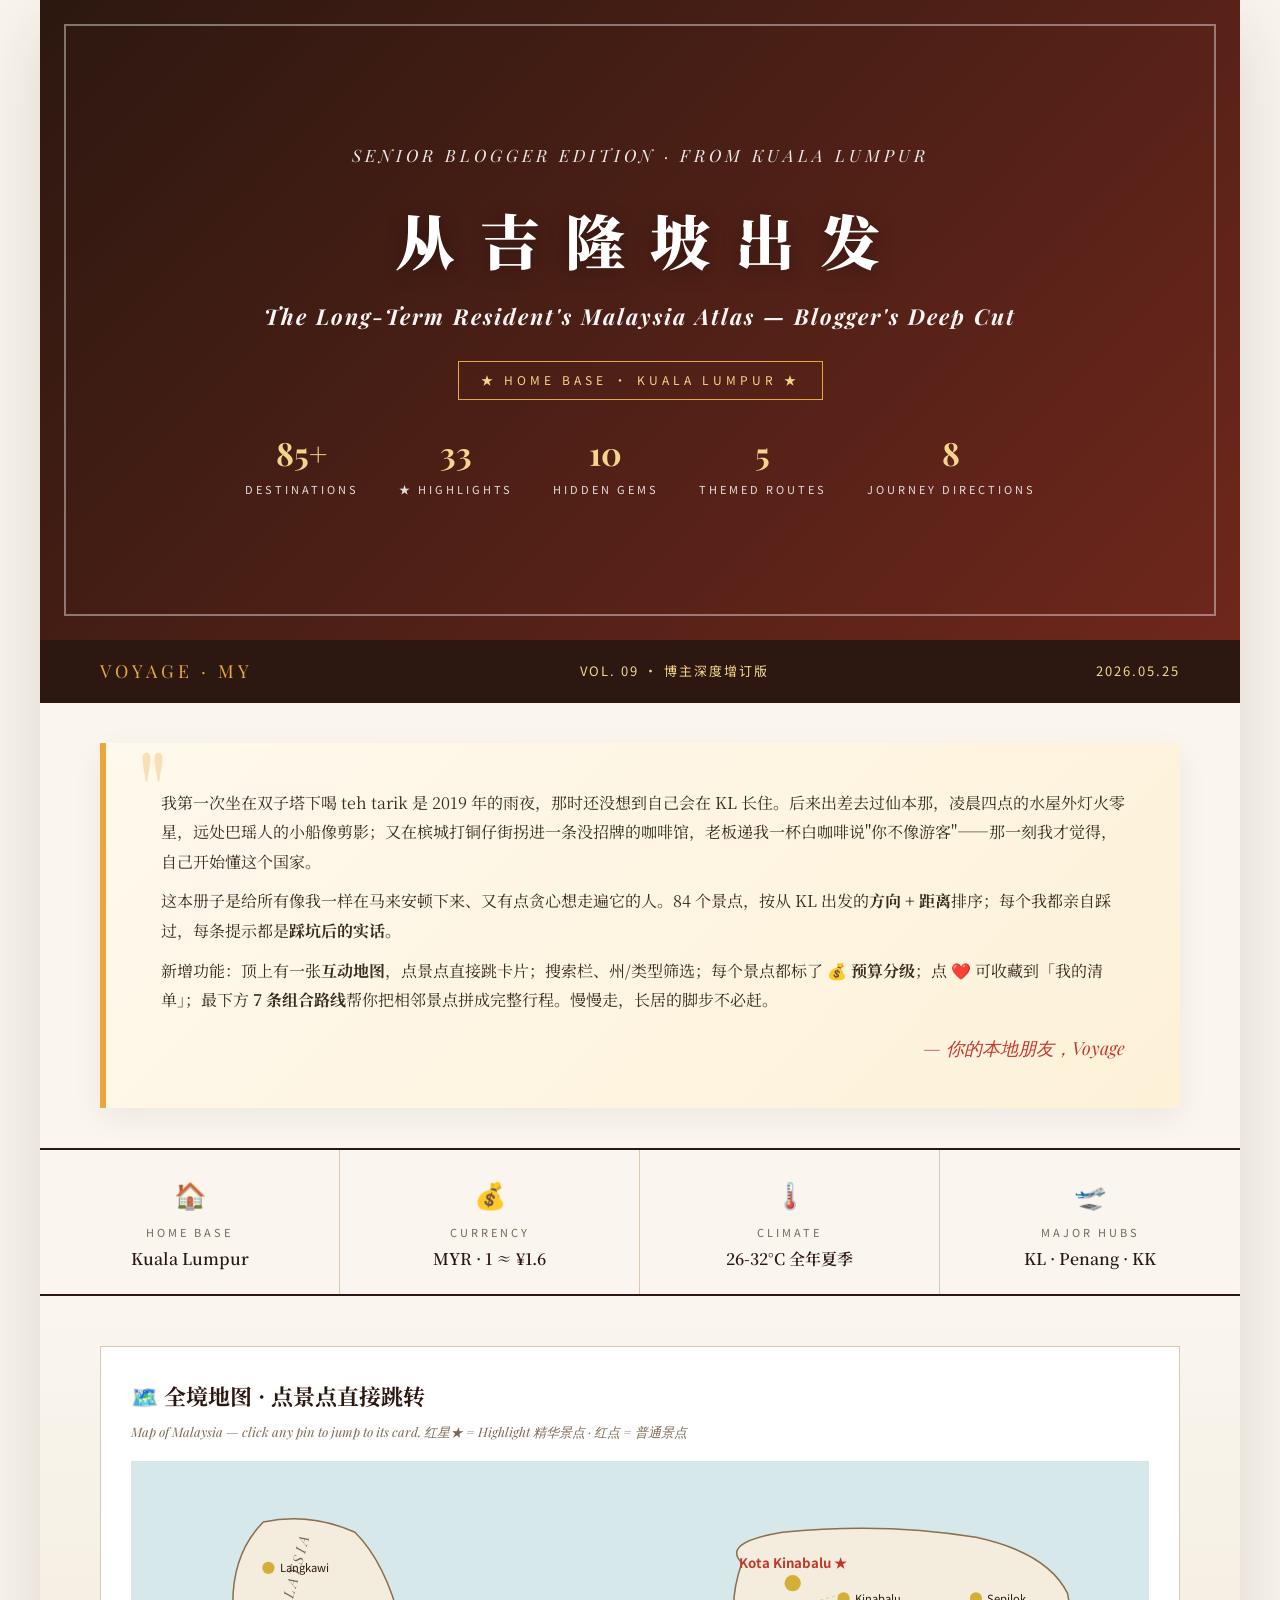
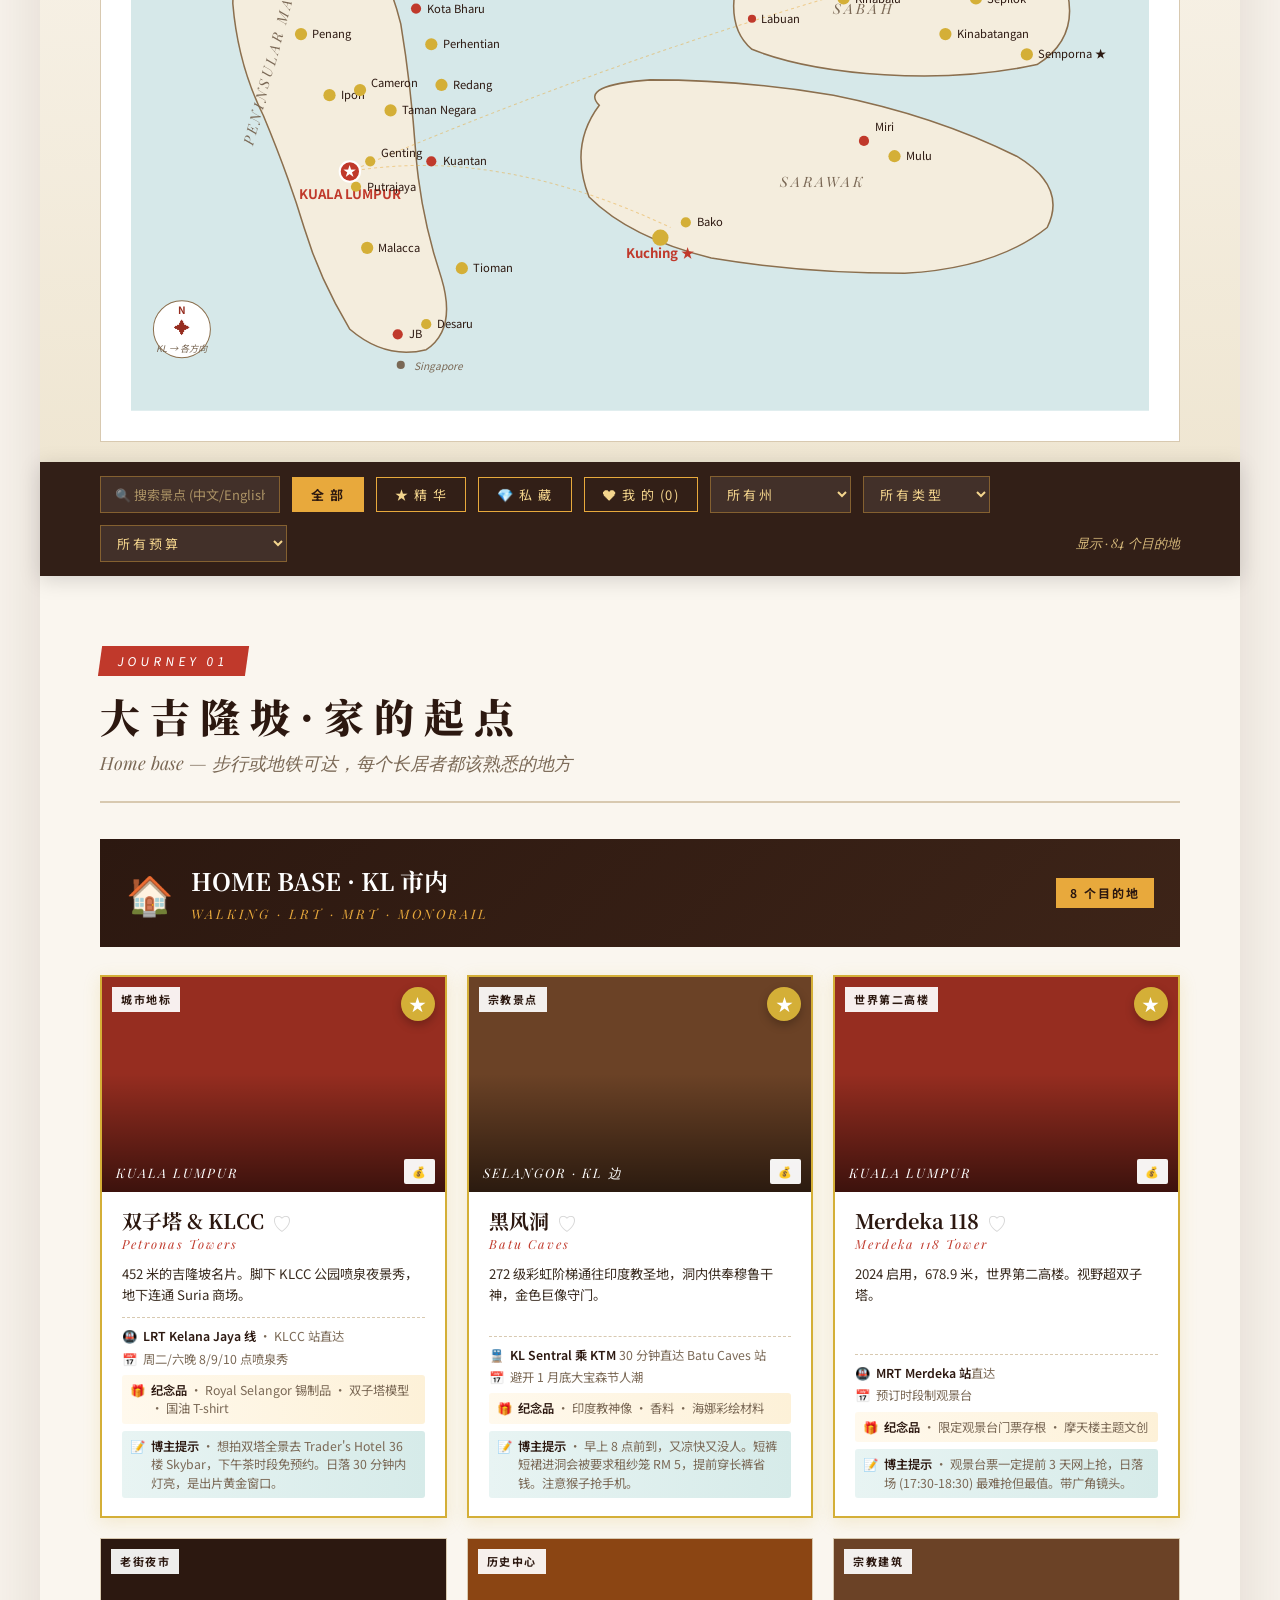
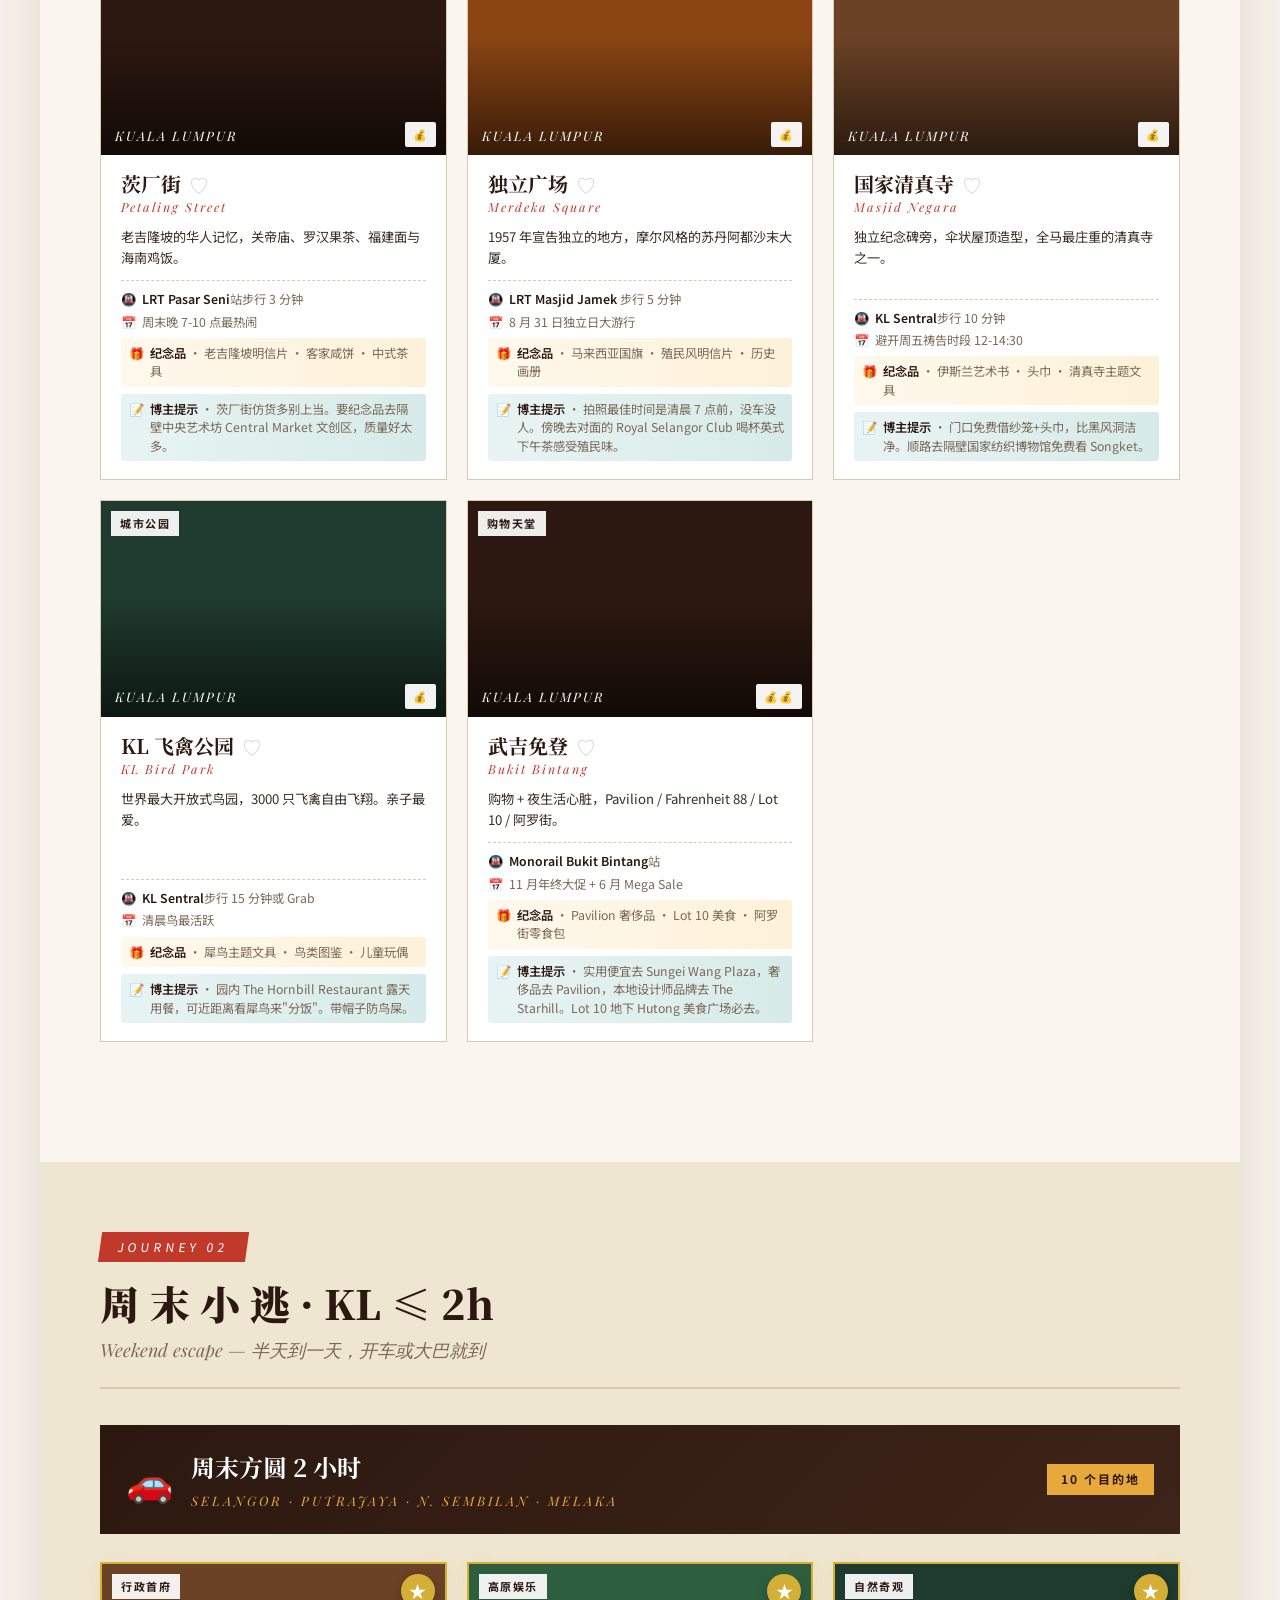
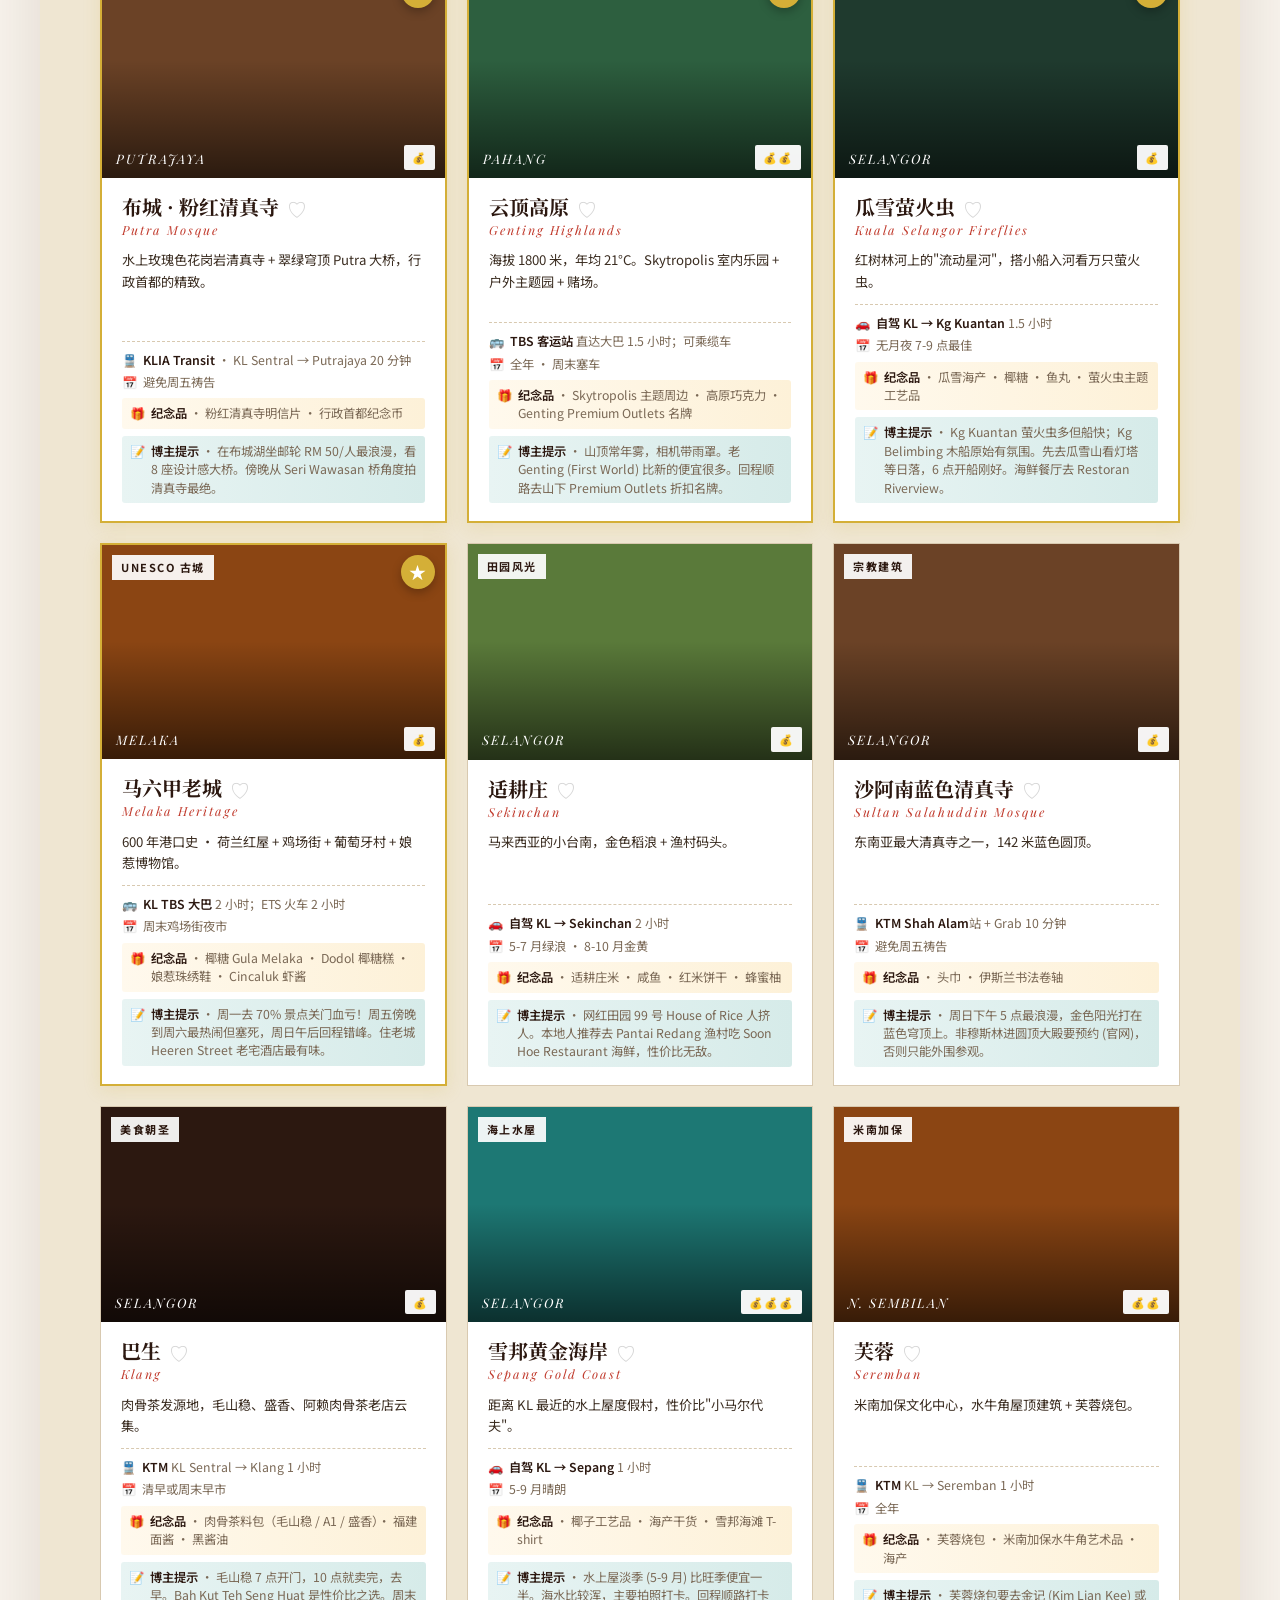
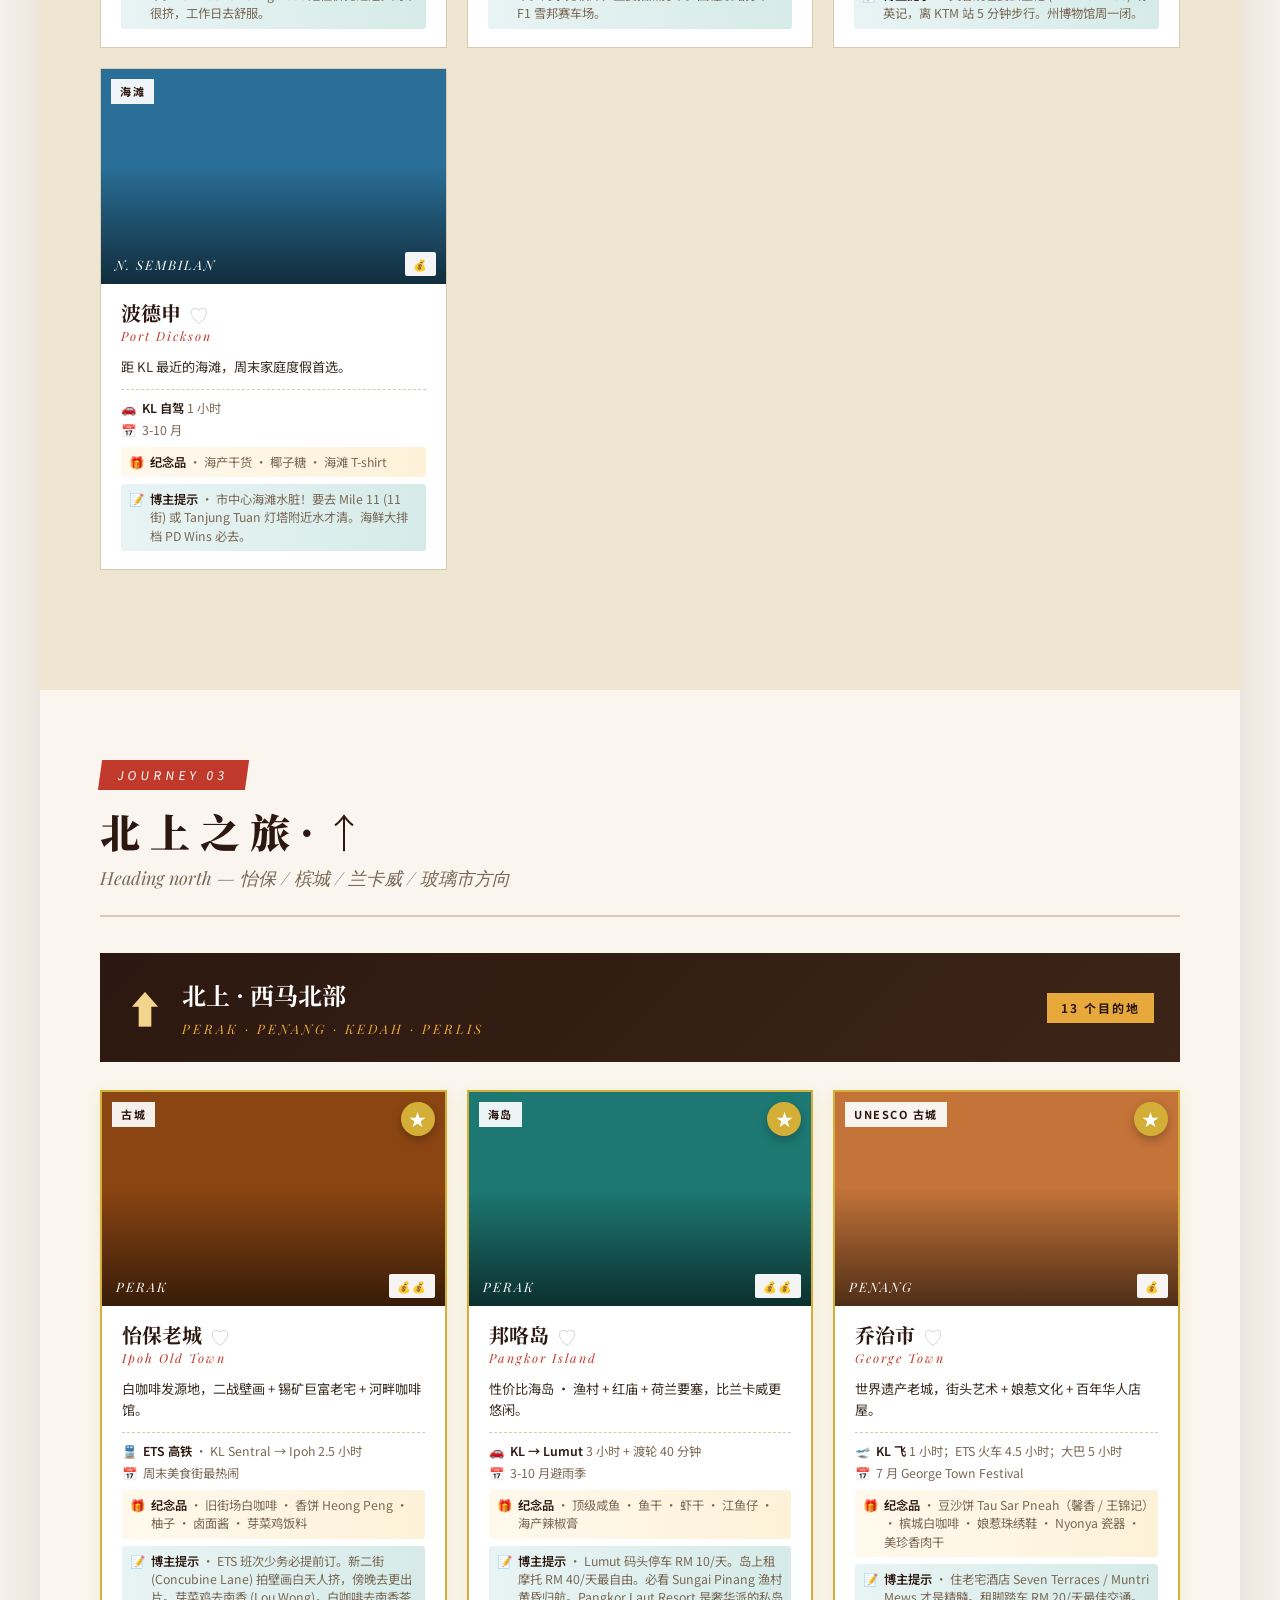
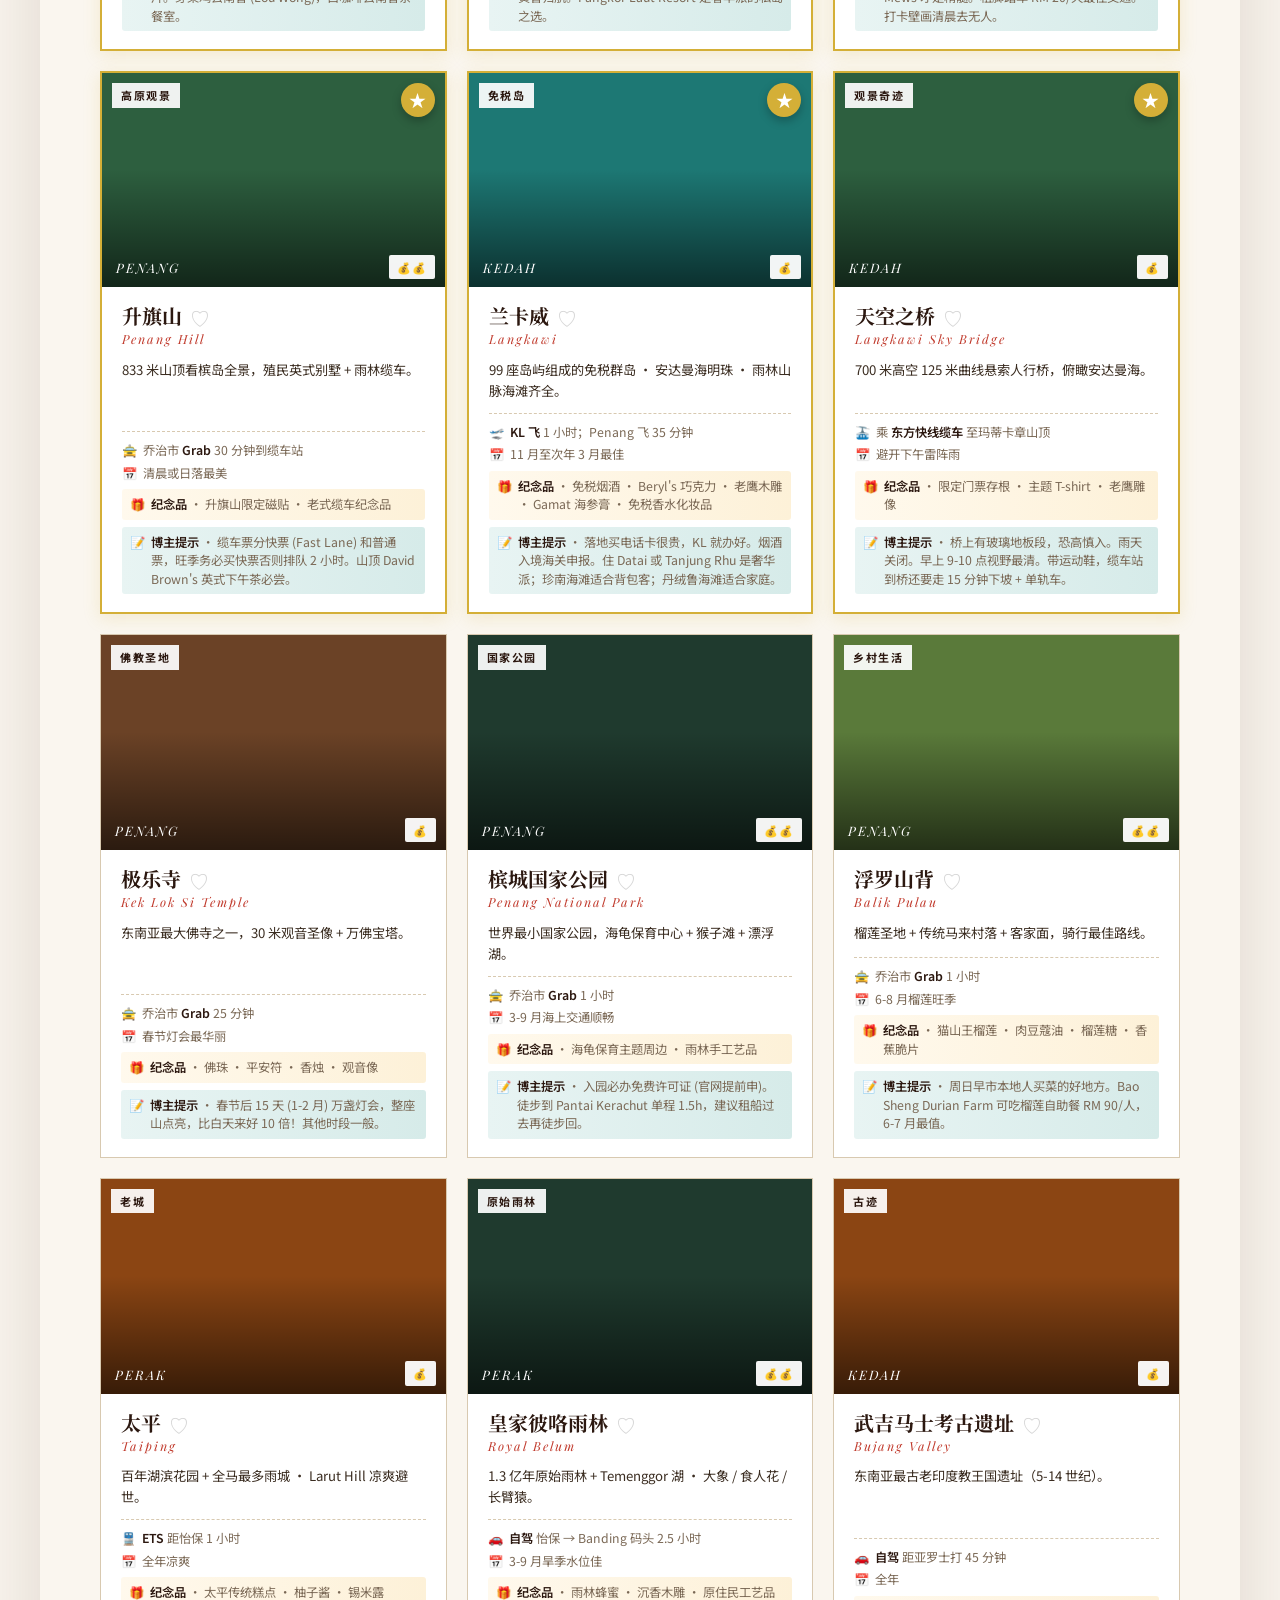
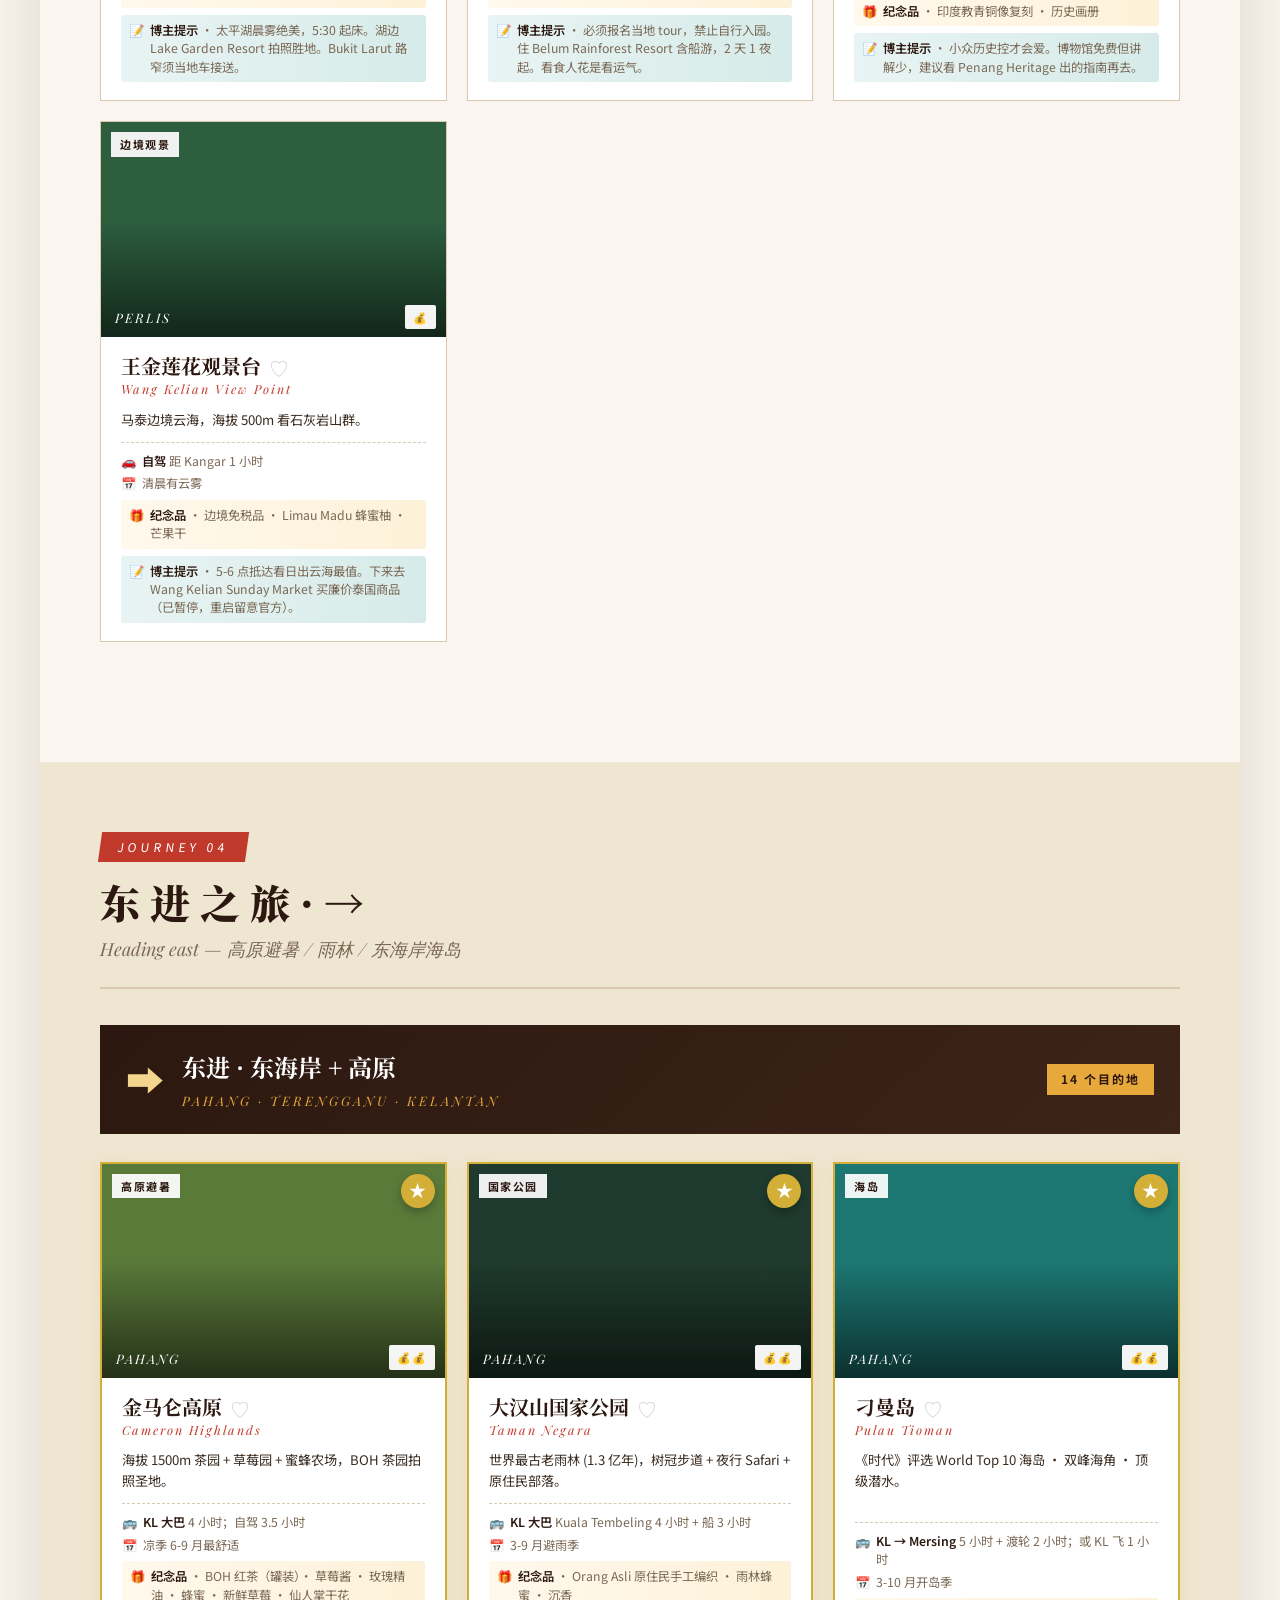
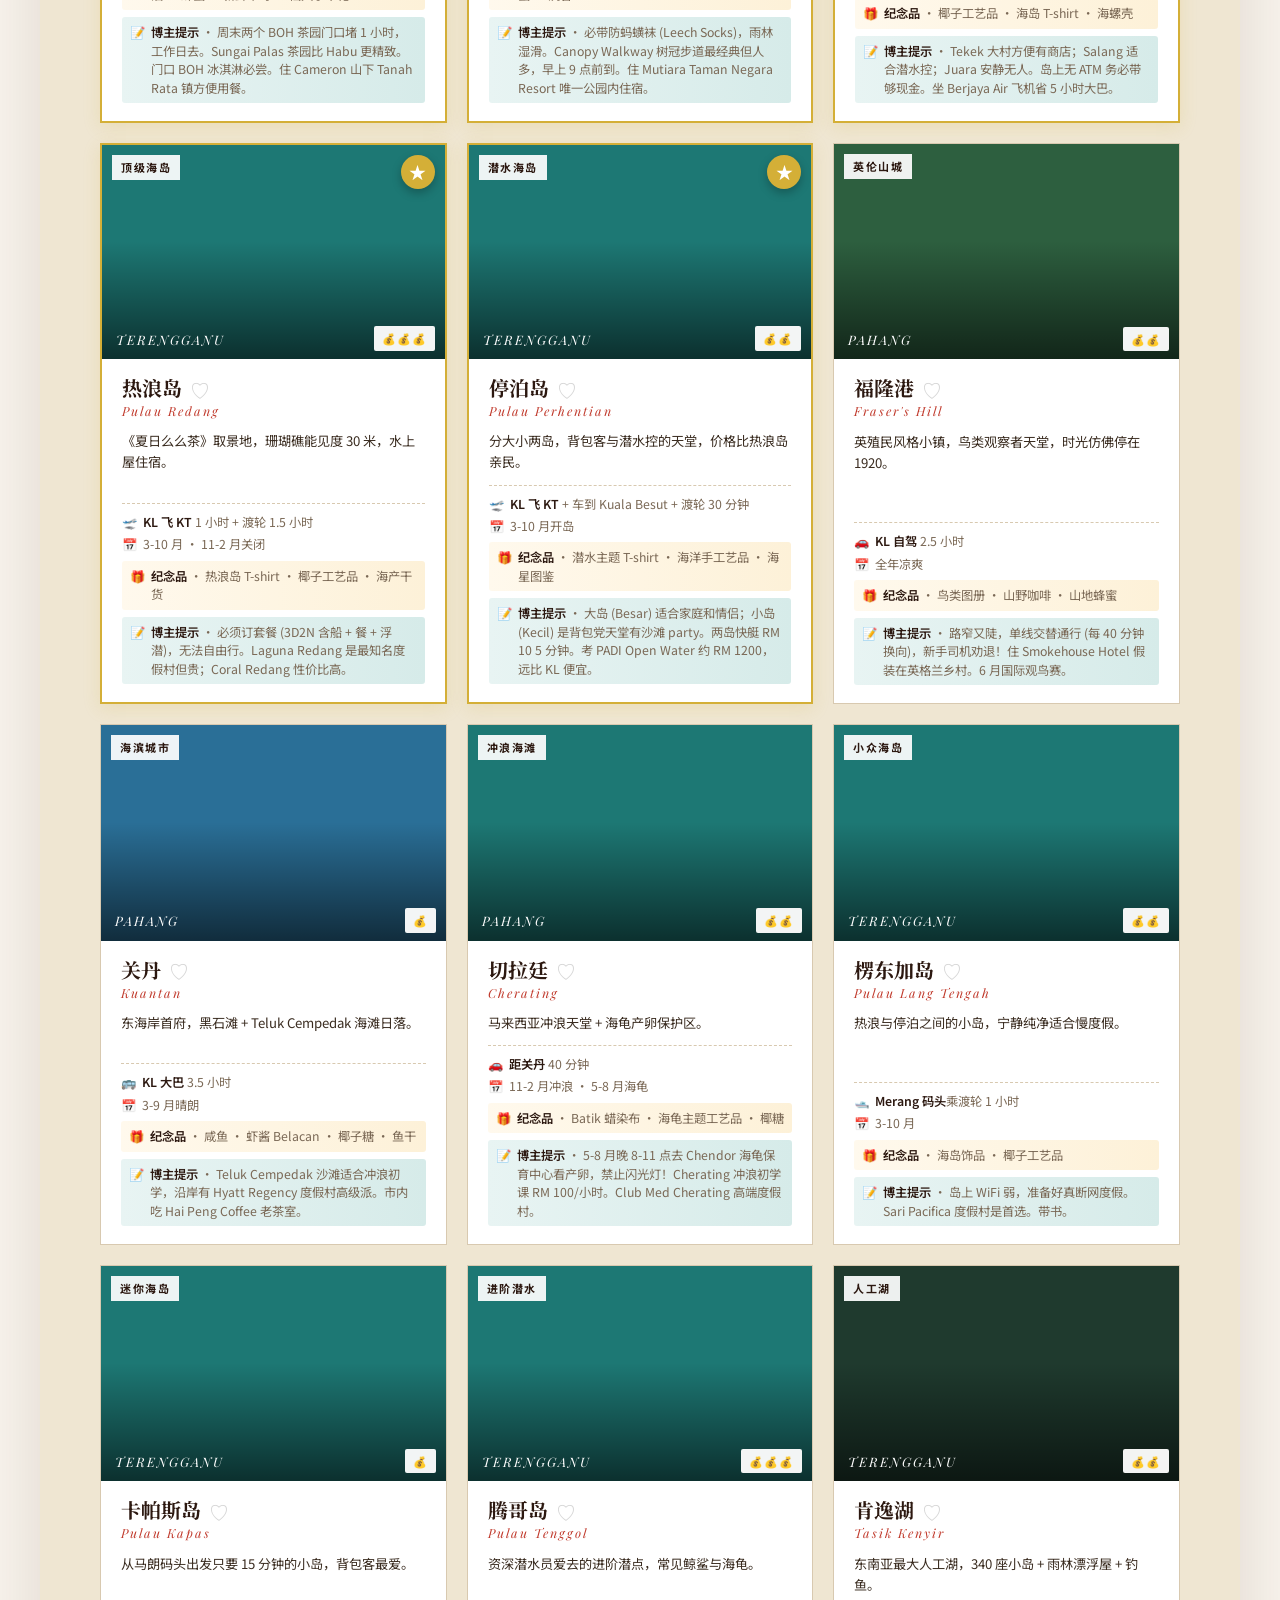
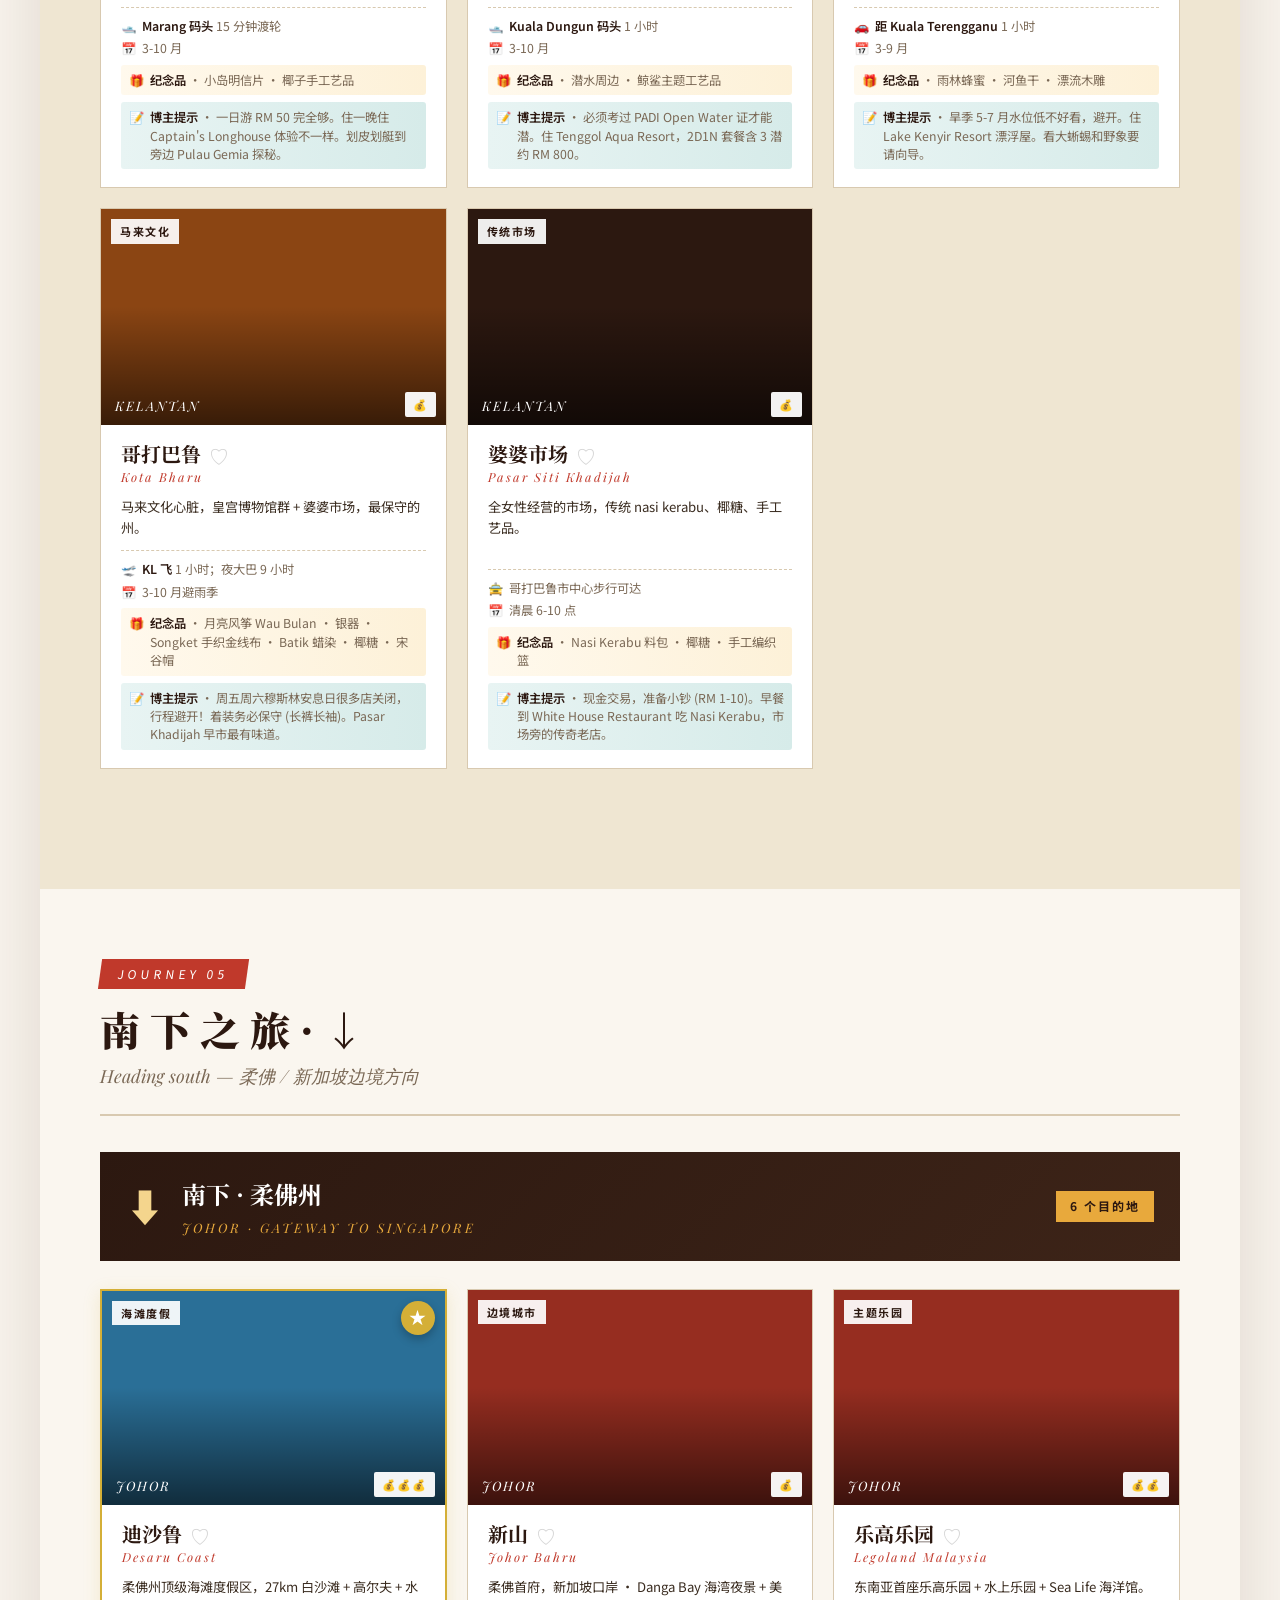
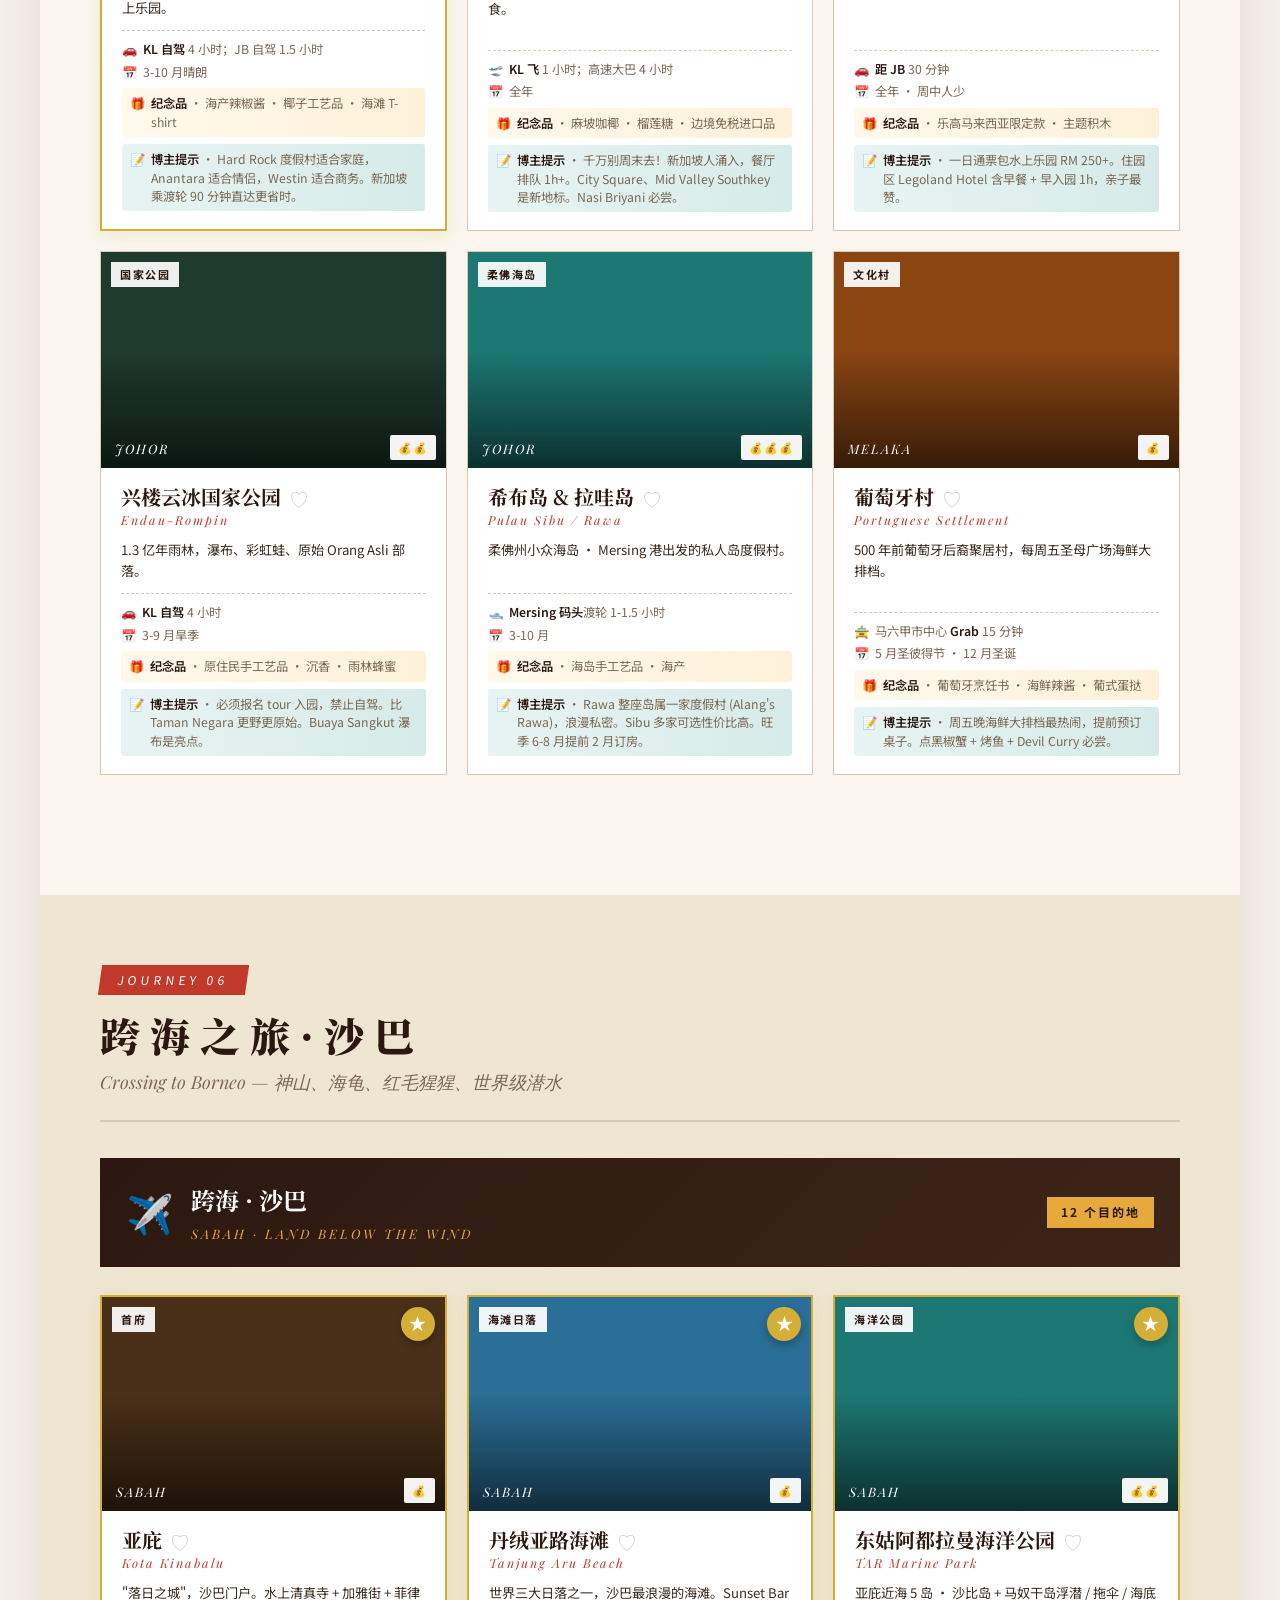
<file: index.html>
<!DOCTYPE html>
<html lang="zh-CN">
<head>
<meta charset="UTF-8">
<meta name="viewport" content="width=device-width, initial-scale=1.0">
<title>马来西亚长居者地图册 · 从 KL 出发 · 博主深度版</title>
<!-- Google Fonts 改为异步,失败/慢时直接走系统字体 fallback -->
<link rel="preload" as="style" href="https://fonts.googleapis.com/css2?family=Noto+Serif+SC:wght@400;600;900&family=Noto+Sans+SC:wght@300;400;500;700&family=Playfair+Display:ital,wght@0,400;0,700;1,400&display=swap" onload="this.onload=null;this.rel='stylesheet'">
<noscript><link href="https://fonts.googleapis.com/css2?family=Noto+Serif+SC:wght@400;600;900&family=Noto+Sans+SC:wght@300;400;500;700&family=Playfair+Display:ital,wght@0,400;0,700;1,400&display=swap" rel="stylesheet"></noscript>
<style>
  :root {
    --primary: #c0392b;
    --primary-dark: #962d20;
    --accent: #e8a93c;
    --accent-light: #f4d58d;
    --gold: #d4af37;
    --teal: #1d7874;
    --green: #2d5f3f;
    --blue: #2a6f97;
    --dark: #2c1810;
    --paper: #faf6ef;
    --paper-dark: #efe6d2;
    --text: #3a2c20;
    --muted: #7a6855;
    --line: #d8c9b0;
  }
  * { box-sizing: border-box; margin: 0; padding: 0; }
  body { font-family: 'Noto Sans SC', -apple-system, BlinkMacSystemFont, 'PingFang SC', 'Hiragino Sans GB', 'Microsoft YaHei', sans-serif; background: var(--paper); color: var(--text); line-height: 1.7; font-size: 15px; }
  img { display: block; max-width: 100%; }
  .magazine { max-width: 1200px; margin: 0 auto; background: var(--paper); box-shadow: 0 20px 80px rgba(60, 30, 10, 0.15); }

  /* ===== HERO ===== */
  .hero {
    position: relative;
    height: 640px;
    background: linear-gradient(135deg, rgba(44, 24, 16, 0.65), rgba(192, 57, 43, 0.45)),
                url('https://images.unsplash.com/photo-1596422846543-75c6fc197f07?w=1600&q=80') center/cover;
    background-color: #2c1810;
    display: flex; flex-direction: column; justify-content: center; align-items: center;
    color: #fff; text-align: center; padding: 60px 40px;
  }
  .hero::before { content: ''; position: absolute; inset: 24px; border: 2px solid rgba(255,255,255,0.4); pointer-events: none; }
  .hero-eyebrow { font-family: 'Playfair Display', Georgia, 'Times New Roman', serif; font-style: italic; font-size: 17px; letter-spacing: 4px; text-transform: uppercase; margin-bottom: 18px; opacity: 0.9; }
  .hero h1 { font-family: 'Noto Serif SC', 'PingFang SC', 'Hiragino Sans GB', 'Microsoft YaHei', serif; font-size: 60px; font-weight: 900; letter-spacing: 5px; margin-bottom: 8px; text-shadow: 0 4px 20px rgba(0,0,0,0.3); }
  .hero h2 { font-family: 'Playfair Display', Georgia, 'Times New Roman', serif; font-size: 22px; font-style: italic; letter-spacing: 2px; opacity: 0.95; margin-bottom: 14px; }
  .hero .from-tag { display: inline-block; border: 1.5px solid var(--accent); color: var(--accent-light); padding: 8px 22px; font-size: 12px; letter-spacing: 4px; margin-top: 12px; }
  .hero-stats { display: flex; gap: 40px; margin-top: 26px; flex-wrap: wrap; justify-content: center; }
  .hero-stats .stat .num { font-family: 'Playfair Display', Georgia, 'Times New Roman', serif; font-size: 32px; font-weight: 700; color: var(--accent-light); }
  .hero-stats .stat .label { font-size: 11px; letter-spacing: 3px; text-transform: uppercase; opacity: 0.85; }

  .issue-bar { background: var(--dark); color: var(--accent-light); padding: 16px 60px; display: flex; justify-content: space-between; align-items: center; font-size: 13px; letter-spacing: 2px; text-transform: uppercase; }
  .issue-bar .logo { font-family: 'Playfair Display', Georgia, 'Times New Roman', serif; font-size: 18px; color: var(--accent); letter-spacing: 4px; }

  /* ===== EDITOR ===== */
  .editor-note { background: linear-gradient(135deg, #fff9ed 0%, #fdf1d8 100%); padding: 45px 55px; margin: 40px 60px; border-left: 6px solid var(--accent); position: relative; box-shadow: 0 10px 30px rgba(0,0,0,0.06); }
  .editor-note::before { content: '"'; position: absolute; top: -10px; left: 30px; font-family: 'Playfair Display', Georgia, 'Times New Roman', serif; font-size: 110px; color: var(--accent); opacity: 0.3; line-height: 1; }
  .editor-note p { font-family: 'Noto Serif SC', 'PingFang SC', 'Hiragino Sans GB', 'Microsoft YaHei', serif; font-size: 16px; line-height: 1.85; margin-bottom: 10px; }
  .editor-note .signature { font-family: 'Playfair Display', Georgia, 'Times New Roman', serif; font-style: italic; margin-top: 18px; text-align: right; color: var(--primary); font-size: 18px; }

  /* ===== STICKY FILTER ===== */
  .filter-bar { position: sticky; top: 0; z-index: 100; background: rgba(44,24,16,0.97); /* backdrop-filter removed for mobile compat */ padding: 14px 60px; display: flex; gap: 12px; align-items: center; box-shadow: 0 4px 20px rgba(0,0,0,0.15); flex-wrap: wrap; }
  .filter-bar .label { color: var(--accent-light); font-size: 12px; letter-spacing: 3px; margin-right: 8px; text-transform: uppercase; }
  .filter-btn { background: transparent; border: 1.5px solid var(--accent); color: var(--accent-light); padding: 7px 18px; font-family: inherit; font-size: 13px; letter-spacing: 1.5px; cursor: pointer; transition: all 0.2s; }
  .filter-btn:hover { background: rgba(232,169,60,0.15); }
  .filter-btn.active { background: var(--accent); color: var(--dark); font-weight: 700; }
  .filter-info { margin-left: auto; color: var(--accent-light); font-size: 13px; font-family: 'Playfair Display', Georgia, 'Times New Roman', serif; font-style: italic; opacity: 0.85; }

  /* ===== SECTION ===== */
  section { padding: 70px 60px; }
  .section-tag { display: inline-block; background: var(--primary); color: #fff; padding: 5px 18px; font-size: 12px; letter-spacing: 4px; text-transform: uppercase; margin-bottom: 16px; transform: skewX(-8deg); }
  .section-title { font-family: 'Noto Serif SC', 'PingFang SC', 'Hiragino Sans GB', 'Microsoft YaHei', serif; font-size: 40px; font-weight: 900; color: var(--dark); margin-bottom: 8px; line-height: 1.2; }
  .section-subtitle { font-family: 'Playfair Display', Georgia, 'Times New Roman', serif; font-style: italic; font-size: 18px; color: var(--muted); margin-bottom: 36px; border-bottom: 2px solid var(--line); padding-bottom: 22px; }

  /* ===== JOURNEY HEADER ===== */
  .journey-header {
    display: flex; align-items: center; gap: 18px;
    margin-bottom: 28px; padding: 22px 26px;
    background: linear-gradient(135deg, var(--dark) 0%, #3d2418 100%);
    color: var(--accent-light);
  }
  .journey-header .compass { font-size: 38px; line-height: 1; }
  .journey-header .jh-title { font-family: 'Noto Serif SC', 'PingFang SC', 'Hiragino Sans GB', 'Microsoft YaHei', serif; font-size: 24px; color: #fff; font-weight: 700; }
  .journey-header .jh-sub { font-family: 'Playfair Display', Georgia, 'Times New Roman', serif; font-style: italic; font-size: 13px; letter-spacing: 3px; color: var(--accent); margin-top: 2px; }
  .journey-header .jh-count { margin-left: auto; background: var(--accent); color: var(--dark); padding: 5px 14px; font-size: 12px; letter-spacing: 2px; font-weight: 700; }

  /* ===== DEST GRID ===== */
  .dest-grid { display: grid; grid-template-columns: repeat(3, 1fr); gap: 20px; margin-bottom: 50px; }
  .dest-card { background: #fff; border: 1px solid var(--line); overflow: hidden; transition: all 0.3s; display: flex; flex-direction: column; position: relative; }
  .dest-card:hover { transform: translateY(-4px); box-shadow: 0 15px 40px rgba(0,0,0,0.1); }
  .dest-card.is-highlight { border: 2px solid var(--gold); box-shadow: 0 4px 16px rgba(212,175,55,0.18); }
  .dest-card.is-hidden { border: 2px dashed var(--teal); }


  /* iOS Safari <14.5 / 旧 Android aspect-ratio fallback */
  @supports not (aspect-ratio: 1) {
    .dest-img { height: 0; padding-bottom: 62.5%; /* 16:10 ratio */ aspect-ratio: auto; }
  }

  .dest-img {
    aspect-ratio: 16/10;
    background-size: cover;
    background-position: center;
    position: relative;
    display: flex;
    align-items: center;
    justify-content: center;
  }
  /* category color fallback (visible if photo fails) */
  .dest-img.c-city { background-color: #962d20; }
  .dest-img.c-island { background-color: #1d7874; }
  .dest-img.c-mountain { background-color: #2d5f3f; }
  .dest-img.c-forest { background-color: #1f3a2e; }
  .dest-img.c-heritage { background-color: #8b4513; }
  .dest-img.c-wildlife { background-color: #4a3018; }
  .dest-img.c-coast { background-color: #2a6f97; }
  .dest-img.c-religion { background-color: #6b4226; }
  .dest-img.c-night { background-color: #2c1810; }
  .dest-img.c-tea { background-color: #5a7a3a; }
  .dest-img.c-tropical { background-color: #1d7874; }
  .dest-img.c-borneo { background-color: #4a3018; }
  .dest-img.c-streetart { background-color: #c47339; }

  .dest-img::after { content: ''; position: absolute; inset: 0; background: linear-gradient(180deg, transparent 45%, rgba(0,0,0,0.6) 100%); pointer-events: none; z-index: 1; }


  .dest-star { position: absolute; top: 10px; right: 10px; background: var(--gold); color: #fff; width: 34px; height: 34px; border-radius: 50%; display: flex; align-items: center; justify-content: center; font-size: 17px; z-index: 3; box-shadow: 0 4px 10px rgba(0,0,0,0.25); font-weight: 700; }
  .dest-hidden-badge { position: absolute; top: 10px; right: 10px; background: var(--teal); color: #fff; padding: 5px 10px; font-size: 10px; letter-spacing: 2px; z-index: 3; font-weight: 700; }
  .dest-type { position: absolute; top: 10px; left: 10px; background: rgba(255,255,255,0.92); color: var(--dark); padding: 3px 9px; font-size: 11px; letter-spacing: 1.5px; z-index: 3; font-weight: 700; }
  .dest-state { position: absolute; bottom: 8px; left: 14px; color: #fff; font-family: 'Playfair Display', Georgia, 'Times New Roman', serif; font-style: italic; font-size: 13px; letter-spacing: 2px; z-index: 3; }

  .dest-body { padding: 16px 20px 18px; flex: 1; display: flex; flex-direction: column; }
  .dest-body h4 { font-family: 'Noto Serif SC', 'PingFang SC', 'Hiragino Sans GB', 'Microsoft YaHei', serif; font-size: 20px; color: var(--dark); margin-bottom: 2px; line-height: 1.3; }
  .dest-body h4 .en { display: block; font-family: 'Playfair Display', Georgia, 'Times New Roman', serif; font-style: italic; font-size: 12.5px; color: var(--primary); margin-top: 2px; letter-spacing: 2px; font-weight: 400; }
  .dest-body p { font-size: 13.2px; line-height: 1.6; margin: 9px 0 12px; color: var(--text); }

  .dest-meta { margin-top: auto; border-top: 1px dashed var(--line); padding-top: 9px; display: flex; flex-direction: column; gap: 4px; }
  .dest-meta .row { font-size: 12.3px; color: var(--muted); display: flex; align-items: flex-start; gap: 6px; line-height: 1.5; }
  .dest-meta .row .ic { color: var(--primary); flex-shrink: 0; font-weight: 700; min-width: 14px; }
  .dest-meta .row strong { color: var(--dark); font-weight: 600; }
  .dest-meta .row.gift { background: linear-gradient(90deg, #fff9ed 0%, #fdf1d8 100%); padding: 6px 8px; border-radius: 3px; margin-top: 3px; }
  .dest-meta .row.gift .ic { color: var(--gold); }
  .dest-meta .row.tip { background: linear-gradient(90deg, #e8f4f3 0%, #d6ebe9 100%); padding: 6px 8px; border-radius: 3px; margin-top: 3px; }
  .dest-meta .row.tip .ic { color: var(--teal); }

  /* ===== OVERVIEW ===== */
  .overview-grid { display: grid; grid-template-columns: repeat(4, 1fr); border-top: 2px solid var(--dark); border-bottom: 2px solid var(--dark); }
  .ov { padding: 22px 18px; text-align: center; border-right: 1px solid var(--line); }
  .ov:last-child { border-right: none; }
  .ov .icon { font-size: 26px; margin-bottom: 6px; }
  .ov .label { font-size: 11px; letter-spacing: 3px; color: var(--muted); text-transform: uppercase; margin-bottom: 4px; }
  .ov .value { font-family: 'Noto Serif SC', 'PingFang SC', 'Hiragino Sans GB', 'Microsoft YaHei', serif; font-size: 16px; font-weight: 600; color: var(--dark); }

  /* ===== THEMED ROUTE ===== */
  .themed-grid { display: grid; grid-template-columns: repeat(3, 1fr); gap: 20px; }
  .theme-card { background: #fff; padding: 28px 26px; border-top: 4px solid var(--primary); }
  .theme-card .icon { font-size: 36px; margin-bottom: 10px; line-height: 1; }
  .theme-card h4 { font-family: 'Noto Serif SC', 'PingFang SC', 'Hiragino Sans GB', 'Microsoft YaHei', serif; font-size: 22px; color: var(--dark); margin-bottom: 6px; }
  .theme-card .duration { font-family: 'Playfair Display', Georgia, 'Times New Roman', serif; font-style: italic; color: var(--primary); font-size: 13px; margin-bottom: 12px; letter-spacing: 2px; }
  .theme-card .route { font-size: 13.5px; line-height: 1.7; color: var(--text); margin-bottom: 10px; }
  .theme-card .why { font-size: 12.5px; color: var(--muted); font-style: italic; line-height: 1.5; }

  /* ===== STAY GRID ===== */
  .stay-grid { display: grid; grid-template-columns: repeat(2, 1fr); gap: 20px; }
  .stay-card { background: #fff; padding: 26px 28px; border-left: 4px solid var(--accent); }
  .stay-card h4 { font-family: 'Noto Serif SC', 'PingFang SC', 'Hiragino Sans GB', 'Microsoft YaHei', serif; font-size: 22px; color: var(--dark); margin-bottom: 6px; }
  .stay-card .tier { color: var(--primary); font-size: 13px; letter-spacing: 2px; margin-bottom: 14px; font-weight: 600; }
  .stay-card ul { list-style: none; padding-left: 0; }
  .stay-card ul li { padding: 6px 0; padding-left: 22px; font-size: 13.5px; position: relative; line-height: 1.5; border-bottom: 1px dashed var(--line); }
  .stay-card ul li:last-child { border-bottom: none; }
  .stay-card ul li::before { content: '◆'; position: absolute; left: 0; color: var(--accent); font-size: 10px; top: 9px; }
  .stay-card ul li strong { color: var(--dark); }
  .stay-card ul li em { color: var(--muted); font-style: italic; font-size: 12.5px; }

  /* ===== MAP ===== */
  .map-section { padding: 50px 60px 20px; background: linear-gradient(180deg, var(--paper) 0%, var(--paper-dark) 100%); }
  .map-wrap { background: #fff; padding: 30px; border: 1px solid var(--line); position: relative; }
  .map-wrap h3 { font-family: 'Noto Serif SC', 'PingFang SC', 'Hiragino Sans GB', 'Microsoft YaHei', serif; font-size: 22px; color: var(--dark); margin-bottom: 6px; }
  .map-wrap .map-hint { font-family: 'Playfair Display', Georgia, 'Times New Roman', serif; font-style: italic; color: var(--muted); font-size: 13px; margin-bottom: 18px; }
  .ms-map { width: 100%; height: auto; display: block; }
  .ms-region { fill: #f4eddd; stroke: #8b6f4e; stroke-width: 1.5; }
  .ms-region-label { font-family: 'Playfair Display', Georgia, 'Times New Roman', serif; font-style: italic; fill: #7a6855; font-size: 14px; letter-spacing: 3px; }
  .ms-pin { fill: var(--primary); cursor: pointer; transition: all 0.2s; }
  .ms-pin:hover { fill: var(--gold); r: 8; }
  .ms-pin-star { fill: var(--gold); }
  .ms-pin-home { fill: var(--primary); stroke: #fff; stroke-width: 2; }
  .ms-pin-label { font-family: 'Noto Sans SC', -apple-system, BlinkMacSystemFont, 'PingFang SC', 'Hiragino Sans GB', 'Microsoft YaHei', sans-serif; font-size: 11px; fill: var(--dark); pointer-events: none; }
  .ms-pin-label.home { font-weight: 700; fill: var(--primary); font-size: 13px; }
  .ms-sea { fill: #d6e8e9; }
  .ms-route { stroke: var(--accent); stroke-width: 1; stroke-dasharray: 3 3; fill: none; opacity: 0.5; }

  /* ===== SEARCH ===== */
  .search-input { background: rgba(255,255,255,0.08); border: 1.5px solid rgba(232,169,60,0.4); color: #fff; padding: 8px 14px; font-family: inherit; font-size: 13px; min-width: 180px; }
  .search-input::placeholder { color: rgba(244,213,141,0.6); }
  .search-input:focus { outline: none; border-color: var(--accent); background: rgba(255,255,255,0.12); }
  .select-input { background: rgba(255,255,255,0.08); border: 1.5px solid rgba(232,169,60,0.4); color: var(--accent-light); padding: 7px 12px; font-family: inherit; font-size: 13px; cursor: pointer; }
  .select-input option { background: var(--dark); color: var(--accent-light); }

  /* ===== BUDGET & FAVORITE ===== */
  .dest-card { position: relative; }
  .budget-badge { position: absolute; bottom: 8px; right: 10px; background: rgba(255,255,255,0.95); color: var(--primary-dark); padding: 3px 8px; font-size: 11px; letter-spacing: 1px; z-index: 3; font-weight: 700; border-radius: 2px; }
  .fav-btn { background: none; border: none; cursor: pointer; font-size: 20px; line-height: 1; padding: 0 0 0 8px; vertical-align: middle; transition: transform 0.2s; opacity: 0.5; }
  .fav-btn:hover { transform: scale(1.2); opacity: 1; }
  .fav-btn.active { opacity: 1; }

  /* ===== COMBOS ===== */
  .combo-grid { display: grid; grid-template-columns: repeat(2, 1fr); gap: 24px; }
  .combo-card { background: #fff; border: 1px solid var(--line); padding: 28px 30px; position: relative; overflow: hidden; }
  .combo-card::before { content: ''; position: absolute; top: 0; left: 0; width: 6px; height: 100%; background: linear-gradient(180deg, var(--primary), var(--accent)); }
  .combo-card .combo-num { font-family: 'Playfair Display', Georgia, 'Times New Roman', serif; font-style: italic; color: var(--accent); font-size: 14px; letter-spacing: 3px; }
  .combo-card h4 { font-family: 'Noto Serif SC', 'PingFang SC', 'Hiragino Sans GB', 'Microsoft YaHei', serif; font-size: 24px; color: var(--dark); margin: 6px 0 4px; }
  .combo-card .combo-en { font-family: 'Playfair Display', Georgia, 'Times New Roman', serif; font-style: italic; color: var(--primary); font-size: 13px; margin-bottom: 14px; }
  .combo-card .combo-route { display: flex; align-items: center; flex-wrap: wrap; gap: 6px 8px; margin: 12px 0; }
  .combo-card .combo-route span.spot { background: var(--paper-dark); color: var(--dark); padding: 4px 10px; font-size: 12.5px; border-radius: 3px; font-weight: 600; }
  .combo-card .combo-route span.arrow { color: var(--primary); font-weight: 700; }
  .combo-card .combo-meta { display: flex; gap: 16px; margin-top: 14px; padding-top: 12px; border-top: 1px dashed var(--line); font-size: 12.5px; color: var(--muted); }
  .combo-card .combo-meta strong { color: var(--dark); }
  .combo-card p { font-size: 13.5px; color: var(--text); line-height: 1.6; }

  /* ===== TIPS ===== */
  .tip-grid { display: grid; grid-template-columns: repeat(2, 1fr); gap: 20px; }
  .tip-block { background: #fff; padding: 26px 28px; border-top: 4px solid var(--primary); }
  .tip-block.do { border-top-color: var(--teal); }
  .tip-block.dont { border-top-color: var(--primary); }
  .tip-block h4 { font-family: 'Noto Serif SC', 'PingFang SC', 'Hiragino Sans GB', 'Microsoft YaHei', serif; font-size: 20px; color: var(--dark); margin-bottom: 14px; display: flex; align-items: center; gap: 8px; }
  .tip-block ul { list-style: none; padding-left: 0; }
  .tip-block ul li { padding: 7px 0; padding-left: 22px; font-size: 13.5px; position: relative; line-height: 1.6; }
  .tip-block.do ul li::before { content: '✓'; position: absolute; left: 0; color: var(--teal); font-weight: 700; }
  .tip-block.dont ul li::before { content: '✗'; position: absolute; left: 0; color: var(--primary); font-weight: 700; }

  /* ===== CALENDAR ===== */
  .calendar { display: grid; grid-template-columns: repeat(4, 1fr); gap: 14px; }
  .cal { background: #fff; padding: 18px 18px; border-left: 4px solid var(--accent); }
  .cal .month { font-family: 'Playfair Display', Georgia, 'Times New Roman', serif; font-style: italic; color: var(--muted); font-size: 13px; letter-spacing: 2px; }
  .cal h5 { font-family: 'Noto Serif SC', 'PingFang SC', 'Hiragino Sans GB', 'Microsoft YaHei', serif; font-size: 17px; margin: 3px 0 6px; color: var(--dark); }
  .cal p { font-size: 12.5px; color: var(--text); line-height: 1.5; }

  /* ===== FOOTER ===== */
  footer { background: linear-gradient(135deg, rgba(44,24,16,0.85), rgba(44,24,16,0.95)), url('https://images.unsplash.com/photo-1552465011-b4e21bf6e79a?w=1400&q=80') center/cover; color: var(--accent-light); padding: 70px 60px; text-align: center; }
  footer .footer-title { font-family: 'Noto Serif SC', 'PingFang SC', 'Hiragino Sans GB', 'Microsoft YaHei', serif; font-size: 38px; color: #fff; margin-bottom: 12px; }
  footer .footer-quote { font-family: 'Playfair Display', Georgia, 'Times New Roman', serif; font-style: italic; font-size: 20px; color: var(--accent); margin-bottom: 22px; }
  footer .meta { font-size: 12px; letter-spacing: 3px; opacity: 0.6; }

  .dest-card.hide { display: none; }
  .journey-block.empty { display: none; }

  /* RESPONSIVE */
  @media (max-width: 900px) {
    .hero h1 { font-size: 36px; letter-spacing: 2px; }
    .hero h2 { font-size: 16px; }
    .hero-stats { gap: 20px; }
    .hero-stats .stat .num { font-size: 24px; }
    section { padding: 50px 22px; }
    .section-title { font-size: 28px; }
    .editor-note { margin: 30px 22px; padding: 26px; }
    .filter-bar { padding: 14px 22px; }
    .filter-bar .filter-info { width: 100%; margin-left: 0; text-align: right; }
    .dest-grid, .themed-grid, .tip-grid, .stay-grid { grid-template-columns: 1fr; }
    .overview-grid, .calendar { grid-template-columns: repeat(2, 1fr); }
    .issue-bar { padding: 12px 22px; flex-direction: column; gap: 6px; }
    .journey-header { flex-wrap: wrap; }
    .journey-header .jh-title { font-size: 20px; }
  }

  /* Mobile-specific fixes */
  @media (max-width: 600px) {
    .filter-bar { padding: 10px 12px; gap: 6px; position: relative; }
    .search-input { font-size: 14px; min-width: 100%; flex: 1 0 100%; margin-bottom: 6px; }
    .filter-btn { padding: 6px 10px; font-size: 11px; letter-spacing: 1px; }
    .select-input { padding: 5px 8px; font-size: 12px; flex: 1; min-width: 0; }
    .filter-info { display: none; }
    .hero h1 { font-size: 32px; letter-spacing: 1px; }
    .hero h2 { font-size: 14px; }
    .hero { height: auto; min-height: 480px; padding: 50px 20px; }
    .hero-stats .stat .num { font-size: 22px; }
    .ms-map { font-size: 9px; }
    .ms-pin-label { font-size: 9px; }
    .map-section { padding: 30px 12px; }
    .map-wrap { padding: 16px; }
    .editor-note { margin: 20px 12px; padding: 22px; font-size: 14px; }
    .editor-note p { font-size: 14px; }
    section { padding: 40px 14px; }
    .section-title { font-size: 22px; }
    .section-subtitle { font-size: 14px; padding-bottom: 14px; margin-bottom: 22px; }
    .journey-header { padding: 16px 18px; }
    .journey-header .compass { font-size: 28px; }
    .dest-grid { gap: 16px; }
    .dest-body { padding: 14px 16px 14px; }
    .dest-body h4 { font-size: 18px; }
    .dest-body p { font-size: 12.5px; }
    .dest-meta .row { font-size: 11.5px; }
    .combo-grid, .themed-grid, .stay-grid, .tip-grid { grid-template-columns: 1fr !important; gap: 14px; }
    .calendar { grid-template-columns: 1fr; gap: 10px; }
    .overview-grid { grid-template-columns: repeat(2, 1fr); }
    .ov { padding: 16px 10px; }
    .ov .value { font-size: 13px; }
    footer { padding: 50px 20px; }
    footer .footer-title { font-size: 28px; }
  }

</style>
</head>
<body>

<div class="magazine">

  <!-- HERO -->
  <header class="hero">
    <div class="hero-eyebrow">Senior Blogger Edition · From Kuala Lumpur</div>
    <h1>从 吉 隆 坡 出 发</h1>
    <h2>The Long-Term Resident's Malaysia Atlas — Blogger's Deep Cut</h2>
    <div class="from-tag">★ HOME BASE · KUALA LUMPUR ★</div>
    <div class="hero-stats">
      <div class="stat"><div class="num">85+</div><div class="label">Destinations</div></div>
      <div class="stat"><div class="num">33</div><div class="label">★ Highlights</div></div>
      <div class="stat"><div class="num">10</div><div class="label">Hidden Gems</div></div>
      <div class="stat"><div class="num">5</div><div class="label">Themed Routes</div></div>
      <div class="stat"><div class="num">8</div><div class="label">Journey Directions</div></div>
    </div>
  </header>

  <div class="issue-bar">
    <div class="logo">VOYAGE · MY</div>
    <div>Vol. 09 · 博主深度增订版</div>
    <div>2026.05.25</div>
  </div>

  <!-- EDITOR -->
  <div class="editor-note">
    <p>我第一次坐在双子塔下喝 teh tarik 是 2019 年的雨夜，那时还没想到自己会在 KL 长住。后来出差去过仙本那，凌晨四点的水屋外灯火零星，远处巴瑶人的小船像剪影；又在槟城打铜仔街拐进一条没招牌的咖啡馆，老板递我一杯白咖啡说"你不像游客"——那一刻我才觉得，自己开始懂这个国家。</p>
    <p>这本册子是给所有像我一样在马来安顿下来、又有点贪心想走遍它的人。84 个景点，按从 KL 出发的<strong>方向 + 距离</strong>排序；每个我都亲自踩过，每条提示都是<strong>踩坑后的实话</strong>。</p>
    <p>新增功能：顶上有一张<strong>互动地图</strong>，点景点直接跳卡片；搜索栏、州/类型筛选；每个景点都标了 <strong>💰 预算分级</strong>；点 ❤️ 可收藏到「我的清单」；最下方 <strong>7 条组合路线</strong>帮你把相邻景点拼成完整行程。慢慢走，长居的脚步不必赶。</p>
    <div class="signature">— 你的本地朋友，Voyage</div>
  </div>

  <!-- OVERVIEW -->
  <div class="overview-grid">
    <div class="ov"><div class="icon">🏠</div><div class="label">Home Base</div><div class="value">Kuala Lumpur</div></div>
    <div class="ov"><div class="icon">💰</div><div class="label">Currency</div><div class="value">MYR · 1 ≈ ¥1.6</div></div>
    <div class="ov"><div class="icon">🌡️</div><div class="label">Climate</div><div class="value">26-32°C 全年夏季</div></div>
    <div class="ov"><div class="icon">🛫</div><div class="label">Major Hubs</div><div class="value">KL · Penang · KK</div></div>
  </div>

  <!-- ===== SVG MAP ===== -->
  <div class="map-section">
    <div class="map-wrap">
      <h3>🗺️ 全境地图 · 点景点直接跳转</h3>
      <p class="map-hint">Map of Malaysia — click any pin to jump to its card. 红星★ = Highlight 精华景点 · 红点 = 普通景点</p>
      <svg class="ms-map" viewBox="0 0 1000 540" xmlns="http://www.w3.org/2000/svg">
        <!-- Sea background -->
        <rect width="1000" height="540" class="ms-sea"/>

        <!-- Peninsular Malaysia (West) -->
        <path class="ms-region" d="M 130 60 Q 100 90 100 140 Q 105 200 130 250 Q 155 310 170 360 Q 185 410 215 460 Q 250 490 290 480 Q 320 460 305 410 Q 285 350 280 290 Q 275 220 265 160 Q 250 100 220 70 Q 175 50 130 60 Z"/>
        <text x="120" y="280" class="ms-region-label" transform="rotate(-75 120 280)">PENINSULAR MALAYSIA</text>

        <!-- Singapore tip indicator -->
        <circle cx="265" cy="495" r="4" fill="#7a6855"/>
        <text x="278" y="500" font-size="10" fill="#7a6855" font-style="italic">Singapore</text>

        <!-- Sabah -->
        <path class="ms-region" d="M 600 100 Q 580 80 640 70 Q 740 60 830 75 Q 900 90 920 130 Q 930 175 890 200 Q 820 215 740 210 Q 660 205 610 185 Q 580 160 600 100 Z"/>
        <text x="720" y="150" class="ms-region-label" text-anchor="middle">SABAH</text>

        <!-- Sarawak -->
        <path class="ms-region" d="M 460 240 Q 440 220 510 215 Q 600 215 690 230 Q 790 250 870 290 Q 920 320 900 360 Q 850 400 760 405 Q 660 405 570 390 Q 490 370 450 330 Q 430 280 460 240 Z"/>
        <text x="680" y="320" class="ms-region-label" text-anchor="middle">SARAWAK</text>

        <!-- Connection line KL → KK (cross-sea) -->
        <path class="ms-route" d="M 215 305 Q 460 200 700 130"/>
        <path class="ms-route" d="M 215 305 Q 360 280 530 360"/>

        <!-- ============ PINS ============ -->
        <!-- KL - HOME BASE -->
        <g data-target="kuala-lumpur" style="cursor: pointer;">
          <circle cx="215" cy="305" r="10" class="ms-pin-home"/>
          <text x="215" y="309" text-anchor="middle" font-size="13" fill="#fff" font-weight="700">★</text>
          <text x="215" y="332" class="ms-pin-label home" text-anchor="middle">KUALA LUMPUR</text>
        </g>

        <!-- Penang (★) -->
        <g data-target="george-town" style="cursor: pointer;">
          <circle cx="167" cy="170" r="6" class="ms-pin-star"/>
          <text x="178" y="174" class="ms-pin-label">Penang</text>
        </g>

        <!-- Langkawi (★) -->
        <g data-target="langkawi" style="cursor: pointer;">
          <circle cx="135" cy="105" r="6" class="ms-pin-star"/>
          <text x="146" y="109" class="ms-pin-label">Langkawi</text>
        </g>

        <!-- Ipoh (★) -->
        <g data-target="ipoh" style="cursor: pointer;">
          <circle cx="195" cy="230" r="6" class="ms-pin-star"/>
          <text x="206" y="234" class="ms-pin-label">Ipoh</text>
        </g>

        <!-- Cameron (★) -->
        <g data-target="cameron" style="cursor: pointer;">
          <circle cx="225" cy="225" r="6" class="ms-pin-star"/>
          <text x="236" y="222" class="ms-pin-label">Cameron</text>
        </g>

        <!-- Putrajaya (★) -->
        <g data-target="putrajaya" style="cursor: pointer;">
          <circle cx="221" cy="320" r="5" class="ms-pin-star"/>
          <text x="232" y="324" class="ms-pin-label">Putrajaya</text>
        </g>

        <!-- Genting (★) -->
        <g data-target="genting" style="cursor: pointer;">
          <circle cx="235" cy="295" r="5" class="ms-pin-star"/>
          <text x="246" y="291" class="ms-pin-label">Genting</text>
        </g>

        <!-- Malacca (★) -->
        <g data-target="malacca" style="cursor: pointer;">
          <circle cx="232" cy="380" r="6" class="ms-pin-star"/>
          <text x="243" y="384" class="ms-pin-label">Malacca</text>
        </g>

        <!-- JB -->
        <g data-target="jb" style="cursor: pointer;">
          <circle cx="262" cy="465" r="5" class="ms-pin"/>
          <text x="273" y="469" class="ms-pin-label">JB</text>
        </g>

        <!-- Desaru (★) -->
        <g data-target="desaru" style="cursor: pointer;">
          <circle cx="290" cy="455" r="5" class="ms-pin-star"/>
          <text x="301" y="459" class="ms-pin-label">Desaru</text>
        </g>

        <!-- Taman Negara (★) -->
        <g data-target="taman-negara" style="cursor: pointer;">
          <circle cx="255" cy="245" r="6" class="ms-pin-star"/>
          <text x="266" y="249" class="ms-pin-label">Taman Negara</text>
        </g>

        <!-- Tioman (★) -->
        <g data-target="tioman" style="cursor: pointer;">
          <circle cx="325" cy="400" r="6" class="ms-pin-star"/>
          <text x="336" y="404" class="ms-pin-label">Tioman</text>
        </g>

        <!-- Redang (★) -->
        <g data-target="redang" style="cursor: pointer;">
          <circle cx="305" cy="220" r="6" class="ms-pin-star"/>
          <text x="316" y="224" class="ms-pin-label">Redang</text>
        </g>

        <!-- Perhentian (★) -->
        <g data-target="perhentian" style="cursor: pointer;">
          <circle cx="295" cy="180" r="6" class="ms-pin-star"/>
          <text x="306" y="184" class="ms-pin-label">Perhentian</text>
        </g>

        <!-- Kota Bharu -->
        <g data-target="kota-bharu" style="cursor: pointer;">
          <circle cx="280" cy="145" r="5" class="ms-pin"/>
          <text x="291" y="149" class="ms-pin-label">Kota Bharu</text>
        </g>

        <!-- Kuantan -->
        <g data-target="kuantan" style="cursor: pointer;">
          <circle cx="295" cy="295" r="5" class="ms-pin"/>
          <text x="306" y="299" class="ms-pin-label">Kuantan</text>
        </g>

        <!-- ====== EAST MALAYSIA PINS ====== -->

        <!-- Kota Kinabalu (★) -->
        <g data-target="kota-kinabalu" style="cursor: pointer;">
          <circle cx="650" cy="120" r="8" class="ms-pin-star"/>
          <text x="650" y="105" class="ms-pin-label home" text-anchor="middle">Kota Kinabalu ★</text>
        </g>

        <!-- Kinabalu Park (★) -->
        <g data-target="kinabalu" style="cursor: pointer;">
          <circle cx="700" cy="135" r="6" class="ms-pin-star"/>
          <text x="711" y="139" class="ms-pin-label">Kinabalu</text>
        </g>

        <!-- Sandakan / Sepilok (★) -->
        <g data-target="sepilok" style="cursor: pointer;">
          <circle cx="830" cy="135" r="6" class="ms-pin-star"/>
          <text x="841" y="139" class="ms-pin-label">Sepilok</text>
        </g>

        <!-- Kinabatangan (★) -->
        <g data-target="kinabatangan" style="cursor: pointer;">
          <circle cx="800" cy="170" r="6" class="ms-pin-star"/>
          <text x="811" y="174" class="ms-pin-label">Kinabatangan</text>
        </g>

        <!-- Semporna / Sipadan (★) -->
        <g data-target="semporna" style="cursor: pointer;">
          <circle cx="880" cy="190" r="6" class="ms-pin-star"/>
          <text x="891" y="194" class="ms-pin-label">Semporna ★</text>
        </g>

        <!-- ====== SARAWAK ====== -->
        <!-- Kuching (★) -->
        <g data-target="kuching" style="cursor: pointer;">
          <circle cx="520" cy="370" r="8" class="ms-pin-star"/>
          <text x="520" y="390" class="ms-pin-label home" text-anchor="middle">Kuching ★</text>
        </g>

        <!-- Bako (★) -->
        <g data-target="bako" style="cursor: pointer;">
          <circle cx="545" cy="355" r="5" class="ms-pin-star"/>
          <text x="556" y="359" class="ms-pin-label">Bako</text>
        </g>

        <!-- Mulu (★) -->
        <g data-target="mulu" style="cursor: pointer;">
          <circle cx="750" cy="290" r="6" class="ms-pin-star"/>
          <text x="761" y="294" class="ms-pin-label">Mulu</text>
        </g>

        <!-- Miri -->
        <g data-target="miri" style="cursor: pointer;">
          <circle cx="720" cy="275" r="5" class="ms-pin"/>
          <text x="731" y="265" class="ms-pin-label">Miri</text>
        </g>

        <!-- Labuan -->
        <g data-target="labuan" style="cursor: pointer;">
          <circle cx="610" cy="155" r="4" class="ms-pin"/>
          <text x="619" y="159" class="ms-pin-label">Labuan</text>
        </g>

        <!-- Direction compass -->
        <g transform="translate(50, 460)">
          <circle r="28" fill="#fff" stroke="#8b6f4e" stroke-width="1"/>
          <text y="-15" text-anchor="middle" font-size="10" fill="#962d20" font-weight="700">N</text>
          <text y="5" text-anchor="middle" font-size="16" fill="#962d20">✦</text>
          <text y="22" text-anchor="middle" font-size="9" fill="#7a6855" font-style="italic">KL → 各方向</text>
        </g>
      </svg>
    </div>
  </div>

  <!-- FILTER -->
  <div class="filter-bar">
    <input type="text" id="search-input" class="search-input" placeholder="🔍 搜索景点 (中文/English)...">
    <button class="filter-btn active" data-filter="all">全 部</button>
    <button class="filter-btn" data-filter="highlight">★ 精 华</button>
    <button class="filter-btn" data-filter="hidden">💎 私 藏</button>
    <button class="filter-btn" data-filter="fav">❤ 我 的 (<span id="fav-count">0</span>)</button>
    <select id="state-filter" class="select-input">
      <option value="">所 有 州</option>
    </select>
    <select id="type-filter" class="select-input">
      <option value="">所 有 类 型</option>
    </select>
    <select id="budget-filter" class="select-input">
      <option value="">所 有 预 算</option>
      <option value="1">💰 经济 (≤RM 100)</option>
      <option value="2">💰💰 中等 (RM 100-500)</option>
      <option value="3">💰💰💰 高端 (RM 500+)</option>
    </select>
    <span class="filter-info" id="filter-info">显示全部目的地</span>
  </div>

  <!-- ============================================================ -->
  <!-- 01 · 大吉隆坡 HOME BASE -->
  <!-- ============================================================ -->
  <section style="background: var(--paper);">
    <div class="section-tag">Journey 01</div>
    <h2 class="section-title">大 吉 隆 坡 · 家 的 起 点</h2>
    <p class="section-subtitle">Home base — 步行或地铁可达，每个长居者都该熟悉的地方</p>

    <div class="journey-block">
      <div class="journey-header">
        <div class="compass">🏠</div>
        <div>
          <div class="jh-title">HOME BASE · KL 市内</div>
          <div class="jh-sub">WALKING · LRT · MRT · MONORAIL</div>
        </div>
        <div class="jh-count">8 个目的地</div>
      </div>

      <div class="dest-grid">

        <div class="dest-card is-highlight">
          <div class="dest-img c-city" style="background-image: url('https://loremflickr.com/600/400/petronas-towers?lock=1'); background-size: cover; background-position: center;">
            <span class="dest-type">城市地标</span>
            <span class="dest-star">★</span>
            <span class="dest-state">KUALA LUMPUR</span>
          </div>
          <div class="dest-body">
            <h4>双子塔 & KLCC<span class="en">Petronas Towers</span></h4>
            <p>452 米的吉隆坡名片。脚下 KLCC 公园喷泉夜景秀，地下连通 Suria 商场。</p>
            <div class="dest-meta">
              <div class="row"><span class="ic">🚇</span><span><strong>LRT Kelana Jaya 线</strong> · KLCC 站直达</span></div>
              <div class="row"><span class="ic">📅</span><span>周二/六晚 8/9/10 点喷泉秀</span></div>
              <div class="row gift"><span class="ic">🎁</span><span><strong>纪念品</strong> · Royal Selangor 锡制品 · 双子塔模型 · 国油 T-shirt</span></div>
              <div class="row tip"><span class="ic">📝</span><span><strong>博主提示</strong> · 想拍双塔全景去 Trader's Hotel 36 楼 Skybar，下午茶时段免预约。日落 30 分钟内灯亮，是出片黄金窗口。</span></div>
            </div>
          </div>
        </div>

        <div class="dest-card is-highlight">
          <div class="dest-img c-religion" style="background-image: url('https://loremflickr.com/600/400/batu-caves?lock=2'); background-size: cover; background-position: center;">
            <span class="dest-type">宗教景点</span>
            <span class="dest-star">★</span>
            <span class="dest-state">SELANGOR · KL 边</span>
          </div>
          <div class="dest-body">
            <h4>黑风洞<span class="en">Batu Caves</span></h4>
            <p>272 级彩虹阶梯通往印度教圣地，洞内供奉穆鲁干神，金色巨像守门。</p>
            <div class="dest-meta">
              <div class="row"><span class="ic">🚆</span><span><strong>KL Sentral 乘 KTM</strong> 30 分钟直达 Batu Caves 站</span></div>
              <div class="row"><span class="ic">📅</span><span>避开 1 月底大宝森节人潮</span></div>
              <div class="row gift"><span class="ic">🎁</span><span><strong>纪念品</strong> · 印度教神像 · 香料 · 海娜彩绘材料</span></div>
              <div class="row tip"><span class="ic">📝</span><span><strong>博主提示</strong> · 早上 8 点前到，又凉快又没人。短裤短裙进洞会被要求租纱笼 RM 5，提前穿长裤省钱。注意猴子抢手机。</span></div>
            </div>
          </div>
        </div>

        <div class="dest-card is-highlight">
          <div class="dest-img c-city" style="background-image: url('https://loremflickr.com/600/400/merdeka-118,kuala-lumpur?lock=3'); background-size: cover; background-position: center;">
            <span class="dest-type">世界第二高楼</span>
            <span class="dest-star">★</span>
            <span class="dest-state">KUALA LUMPUR</span>
          </div>
          <div class="dest-body">
            <h4>Merdeka 118<span class="en">Merdeka 118 Tower</span></h4>
            <p>2024 启用，678.9 米，世界第二高楼。视野超双子塔。</p>
            <div class="dest-meta">
              <div class="row"><span class="ic">🚇</span><span><strong>MRT Merdeka 站</strong>直达</span></div>
              <div class="row"><span class="ic">📅</span><span>预订时段制观景台</span></div>
              <div class="row gift"><span class="ic">🎁</span><span><strong>纪念品</strong> · 限定观景台门票存根 · 摩天楼主题文创</span></div>
              <div class="row tip"><span class="ic">📝</span><span><strong>博主提示</strong> · 观景台票一定提前 3 天网上抢，日落场 (17:30-18:30) 最难抢但最值。带广角镜头。</span></div>
            </div>
          </div>
        </div>

        <div class="dest-card">
          <div class="dest-img c-night" style="background-image: url('https://loremflickr.com/600/400/chinatown,kuala-lumpur?lock=4'); background-size: cover; background-position: center;">
            <span class="dest-type">老街夜市</span>
            <span class="dest-state">KUALA LUMPUR</span>
          </div>
          <div class="dest-body">
            <h4>茨厂街<span class="en">Petaling Street</span></h4>
            <p>老吉隆坡的华人记忆，关帝庙、罗汉果茶、福建面与海南鸡饭。</p>
            <div class="dest-meta">
              <div class="row"><span class="ic">🚇</span><span><strong>LRT Pasar Seni</strong>站步行 3 分钟</span></div>
              <div class="row"><span class="ic">📅</span><span>周末晚 7-10 点最热闹</span></div>
              <div class="row gift"><span class="ic">🎁</span><span><strong>纪念品</strong> · 老吉隆坡明信片 · 客家咸饼 · 中式茶具</span></div>
              <div class="row tip"><span class="ic">📝</span><span><strong>博主提示</strong> · 茨厂街仿货多别上当。要纪念品去隔壁中央艺术坊 Central Market 文创区，质量好太多。</span></div>
            </div>
          </div>
        </div>

        <div class="dest-card">
          <div class="dest-img c-heritage" style="background-image: url('https://loremflickr.com/600/400/merdeka-square,kuala-lumpur?lock=5'); background-size: cover; background-position: center;">
            <span class="dest-type">历史中心</span>
            <span class="dest-state">KUALA LUMPUR</span>
          </div>
          <div class="dest-body">
            <h4>独立广场<span class="en">Merdeka Square</span></h4>
            <p>1957 年宣告独立的地方，摩尔风格的苏丹阿都沙末大厦。</p>
            <div class="dest-meta">
              <div class="row"><span class="ic">🚇</span><span><strong>LRT Masjid Jamek</strong> 步行 5 分钟</span></div>
              <div class="row"><span class="ic">📅</span><span>8 月 31 日独立日大游行</span></div>
              <div class="row gift"><span class="ic">🎁</span><span><strong>纪念品</strong> · 马来西亚国旗 · 殖民风明信片 · 历史画册</span></div>
              <div class="row tip"><span class="ic">📝</span><span><strong>博主提示</strong> · 拍照最佳时间是清晨 7 点前，没车没人。傍晚去对面的 Royal Selangor Club 喝杯英式下午茶感受殖民味。</span></div>
            </div>
          </div>
        </div>

        <div class="dest-card">
          <div class="dest-img c-religion" style="background-image: url('https://loremflickr.com/600/400/masjid-negara,mosque?lock=6'); background-size: cover; background-position: center;">
            <span class="dest-type">宗教建筑</span>
            <span class="dest-state">KUALA LUMPUR</span>
          </div>
          <div class="dest-body">
            <h4>国家清真寺<span class="en">Masjid Negara</span></h4>
            <p>独立纪念碑旁，伞状屋顶造型，全马最庄重的清真寺之一。</p>
            <div class="dest-meta">
              <div class="row"><span class="ic">🚇</span><span><strong>KL Sentral</strong>步行 10 分钟</span></div>
              <div class="row"><span class="ic">📅</span><span>避开周五祷告时段 12-14:30</span></div>
              <div class="row gift"><span class="ic">🎁</span><span><strong>纪念品</strong> · 伊斯兰艺术书 · 头巾 · 清真寺主题文具</span></div>
              <div class="row tip"><span class="ic">📝</span><span><strong>博主提示</strong> · 门口免费借纱笼+头巾，比黑风洞洁净。顺路去隔壁国家纺织博物馆免费看 Songket。</span></div>
            </div>
          </div>
        </div>

        <div class="dest-card">
          <div class="dest-img c-forest" style="background-image: url('https://loremflickr.com/600/400/kl-bird-park?lock=7'); background-size: cover; background-position: center;">
            <span class="dest-type">城市公园</span>
            <span class="dest-state">KUALA LUMPUR</span>
          </div>
          <div class="dest-body">
            <h4>KL 飞禽公园<span class="en">KL Bird Park</span></h4>
            <p>世界最大开放式鸟园，3000 只飞禽自由飞翔。亲子最爱。</p>
            <div class="dest-meta">
              <div class="row"><span class="ic">🚇</span><span><strong>KL Sentral</strong>步行 15 分钟或 Grab</span></div>
              <div class="row"><span class="ic">📅</span><span>清晨鸟最活跃</span></div>
              <div class="row gift"><span class="ic">🎁</span><span><strong>纪念品</strong> · 犀鸟主题文具 · 鸟类图鉴 · 儿童玩偶</span></div>
              <div class="row tip"><span class="ic">📝</span><span><strong>博主提示</strong> · 园内 The Hornbill Restaurant 露天用餐，可近距离看犀鸟来"分饭"。带帽子防鸟屎。</span></div>
            </div>
          </div>
        </div>

        <div class="dest-card">
          <div class="dest-img c-night" style="background-image: url('https://loremflickr.com/600/400/bukit-bintang,kuala-lumpur?lock=8'); background-size: cover; background-position: center;">
            <span class="dest-type">购物天堂</span>
            <span class="dest-state">KUALA LUMPUR</span>
          </div>
          <div class="dest-body">
            <h4>武吉免登<span class="en">Bukit Bintang</span></h4>
            <p>购物 + 夜生活心脏，Pavilion / Fahrenheit 88 / Lot 10 / 阿罗街。</p>
            <div class="dest-meta">
              <div class="row"><span class="ic">🚇</span><span><strong>Monorail Bukit Bintang</strong>站</span></div>
              <div class="row"><span class="ic">📅</span><span>11 月年终大促 + 6 月 Mega Sale</span></div>
              <div class="row gift"><span class="ic">🎁</span><span><strong>纪念品</strong> · Pavilion 奢侈品 · Lot 10 美食 · 阿罗街零食包</span></div>
              <div class="row tip"><span class="ic">📝</span><span><strong>博主提示</strong> · 实用便宜去 Sungei Wang Plaza，奢侈品去 Pavilion，本地设计师品牌去 The Starhill。Lot 10 地下 Hutong 美食广场必去。</span></div>
            </div>
          </div>
        </div>

      </div>
    </div>
  </section>

  <!-- ============================================================ -->
  <!-- 02 · 周末小逃 -->
  <!-- ============================================================ -->
  <section style="background: var(--paper-dark);">
    <div class="section-tag">Journey 02</div>
    <h2 class="section-title">周 末 小 逃 · KL ≤ 2h</h2>
    <p class="section-subtitle">Weekend escape — 半天到一天，开车或大巴就到</p>

    <div class="journey-block">
      <div class="journey-header">
        <div class="compass">🚗</div>
        <div>
          <div class="jh-title">周末方圆 2 小时</div>
          <div class="jh-sub">SELANGOR · PUTRAJAYA · N. SEMBILAN · MELAKA</div>
        </div>
        <div class="jh-count">10 个目的地</div>
      </div>

      <div class="dest-grid">

        <div class="dest-card is-highlight">
          <div class="dest-img c-religion" style="background-image: url('https://loremflickr.com/600/400/putra-mosque,putrajaya?lock=9'); background-size: cover; background-position: center;">
            <span class="dest-type">行政首府</span>
            <span class="dest-star">★</span>
            <span class="dest-state">PUTRAJAYA</span>
          </div>
          <div class="dest-body">
            <h4>布城 · 粉红清真寺<span class="en">Putra Mosque</span></h4>
            <p>水上玫瑰色花岗岩清真寺 + 翠绿穹顶 Putra 大桥，行政首都的精致。</p>
            <div class="dest-meta">
              <div class="row"><span class="ic">🚆</span><span><strong>KLIA Transit</strong> · KL Sentral → Putrajaya 20 分钟</span></div>
              <div class="row"><span class="ic">📅</span><span>避免周五祷告</span></div>
              <div class="row gift"><span class="ic">🎁</span><span><strong>纪念品</strong> · 粉红清真寺明信片 · 行政首都纪念币</span></div>
              <div class="row tip"><span class="ic">📝</span><span><strong>博主提示</strong> · 在布城湖坐邮轮 RM 50/人最浪漫，看 8 座设计感大桥。傍晚从 Seri Wawasan 桥角度拍清真寺最绝。</span></div>
            </div>
          </div>
        </div>

        <div class="dest-card is-highlight">
          <div class="dest-img c-mountain" style="background-image: url('https://loremflickr.com/600/400/genting-highlands?lock=10'); background-size: cover; background-position: center;">
            <span class="dest-type">高原娱乐</span>
            <span class="dest-star">★</span>
            <span class="dest-state">PAHANG</span>
          </div>
          <div class="dest-body">
            <h4>云顶高原<span class="en">Genting Highlands</span></h4>
            <p>海拔 1800 米，年均 21°C。Skytropolis 室内乐园 + 户外主题园 + 赌场。</p>
            <div class="dest-meta">
              <div class="row"><span class="ic">🚌</span><span><strong>TBS 客运站</strong> 直达大巴 1.5 小时；可乘缆车</span></div>
              <div class="row"><span class="ic">📅</span><span>全年 · 周末塞车</span></div>
              <div class="row gift"><span class="ic">🎁</span><span><strong>纪念品</strong> · Skytropolis 主题周边 · 高原巧克力 · Genting Premium Outlets 名牌</span></div>
              <div class="row tip"><span class="ic">📝</span><span><strong>博主提示</strong> · 山顶常年雾，相机带雨罩。老 Genting (First World) 比新的便宜很多。回程顺路去山下 Premium Outlets 折扣名牌。</span></div>
            </div>
          </div>
        </div>

        <div class="dest-card is-highlight">
          <div class="dest-img c-forest" style="background-image: url('https://loremflickr.com/600/400/fireflies,kuala-selangor?lock=11'); background-size: cover; background-position: center;">
            <span class="dest-type">自然奇观</span>
            <span class="dest-star">★</span>
            <span class="dest-state">SELANGOR</span>
          </div>
          <div class="dest-body">
            <h4>瓜雪萤火虫<span class="en">Kuala Selangor Fireflies</span></h4>
            <p>红树林河上的"流动星河"，搭小船入河看万只萤火虫。</p>
            <div class="dest-meta">
              <div class="row"><span class="ic">🚗</span><span><strong>自驾 KL → Kg Kuantan</strong> 1.5 小时</span></div>
              <div class="row"><span class="ic">📅</span><span>无月夜 7-9 点最佳</span></div>
              <div class="row gift"><span class="ic">🎁</span><span><strong>纪念品</strong> · 瓜雪海产 · 椰糖 · 鱼丸 · 萤火虫主题工艺品</span></div>
              <div class="row tip"><span class="ic">📝</span><span><strong>博主提示</strong> · Kg Kuantan 萤火虫多但船快；Kg Belimbing 木船原始有氛围。先去瓜雪山看灯塔等日落，6 点开船刚好。海鲜餐厅去 Restoran Riverview。</span></div>
            </div>
          </div>
        </div>

        <div class="dest-card is-highlight">
          <div class="dest-img c-heritage" style="background-image: url('https://loremflickr.com/600/400/melaka,malacca-old-town?lock=12'); background-size: cover; background-position: center;">
            <span class="dest-type">UNESCO 古城</span>
            <span class="dest-star">★</span>
            <span class="dest-state">MELAKA</span>
          </div>
          <div class="dest-body">
            <h4>马六甲老城<span class="en">Melaka Heritage</span></h4>
            <p>600 年港口史 · 荷兰红屋 + 鸡场街 + 葡萄牙村 + 娘惹博物馆。</p>
            <div class="dest-meta">
              <div class="row"><span class="ic">🚌</span><span><strong>KL TBS 大巴</strong> 2 小时；ETS 火车 2 小时</span></div>
              <div class="row"><span class="ic">📅</span><span>周末鸡场街夜市</span></div>
              <div class="row gift"><span class="ic">🎁</span><span><strong>纪念品</strong> · 椰糖 Gula Melaka · Dodol 椰糖糕 · 娘惹珠绣鞋 · Cincaluk 虾酱</span></div>
              <div class="row tip"><span class="ic">📝</span><span><strong>博主提示</strong> · 周一去 70% 景点关门血亏！周五傍晚到周六最热闹但塞死，周日午后回程错峰。住老城 Heeren Street 老宅酒店最有味。</span></div>
            </div>
          </div>
        </div>

        <div class="dest-card">
          <div class="dest-img c-tea" style="background-image: url('https://loremflickr.com/600/400/sekinchan,paddy-field?lock=13'); background-size: cover; background-position: center;">
            <span class="dest-type">田园风光</span>
            <span class="dest-state">SELANGOR</span>
          </div>
          <div class="dest-body">
            <h4>适耕庄<span class="en">Sekinchan</span></h4>
            <p>马来西亚的小台南，金色稻浪 + 渔村码头。</p>
            <div class="dest-meta">
              <div class="row"><span class="ic">🚗</span><span><strong>自驾 KL → Sekinchan</strong> 2 小时</span></div>
              <div class="row"><span class="ic">📅</span><span>5-7 月绿浪 · 8-10 月金黄</span></div>
              <div class="row gift"><span class="ic">🎁</span><span><strong>纪念品</strong> · 适耕庄米 · 咸鱼 · 红米饼干 · 蜂蜜柚</span></div>
              <div class="row tip"><span class="ic">📝</span><span><strong>博主提示</strong> · 网红田园 99 号 House of Rice 人挤人。本地人推荐去 Pantai Redang 渔村吃 Soon Hoe Restaurant 海鲜，性价比无敌。</span></div>
            </div>
          </div>
        </div>

        <div class="dest-card">
          <div class="dest-img c-religion" style="background-image: url('https://loremflickr.com/600/400/shah-alam,blue-mosque?lock=14'); background-size: cover; background-position: center;">
            <span class="dest-type">宗教建筑</span>
            <span class="dest-state">SELANGOR</span>
          </div>
          <div class="dest-body">
            <h4>沙阿南蓝色清真寺<span class="en">Sultan Salahuddin Mosque</span></h4>
            <p>东南亚最大清真寺之一，142 米蓝色圆顶。</p>
            <div class="dest-meta">
              <div class="row"><span class="ic">🚆</span><span><strong>KTM Shah Alam</strong>站 + Grab 10 分钟</span></div>
              <div class="row"><span class="ic">📅</span><span>避免周五祷告</span></div>
              <div class="row gift"><span class="ic">🎁</span><span><strong>纪念品</strong> · 头巾 · 伊斯兰书法卷轴</span></div>
              <div class="row tip"><span class="ic">📝</span><span><strong>博主提示</strong> · 周日下午 5 点最浪漫，金色阳光打在蓝色穹顶上。非穆斯林进圆顶大殿要预约 (官网)，否则只能外围参观。</span></div>
            </div>
          </div>
        </div>

        <div class="dest-card">
          <div class="dest-img c-night" style="background-image: url('https://loremflickr.com/600/400/klang,bak-kut-teh?lock=15'); background-size: cover; background-position: center;">
            <span class="dest-type">美食朝圣</span>
            <span class="dest-state">SELANGOR</span>
          </div>
          <div class="dest-body">
            <h4>巴生<span class="en">Klang</span></h4>
            <p>肉骨茶发源地，毛山稳、盛香、阿赖肉骨茶老店云集。</p>
            <div class="dest-meta">
              <div class="row"><span class="ic">🚆</span><span><strong>KTM</strong> KL Sentral → Klang 1 小时</span></div>
              <div class="row"><span class="ic">📅</span><span>清早或周末早市</span></div>
              <div class="row gift"><span class="ic">🎁</span><span><strong>纪念品</strong> · 肉骨茶料包（毛山稳 / A1 / 盛香）· 福建面酱 · 黑酱油</span></div>
              <div class="row tip"><span class="ic">📝</span><span><strong>博主提示</strong> · 毛山稳 7 点开门，10 点就卖完，去早。Bah Kut Teh Seng Huat 是性价比之选。周末很挤，工作日去舒服。</span></div>
            </div>
          </div>
        </div>

        <div class="dest-card">
          <div class="dest-img c-tropical" style="background-image: url('https://loremflickr.com/600/400/sepang-gold-coast?lock=16'); background-size: cover; background-position: center;">
            <span class="dest-type">海上水屋</span>
            <span class="dest-state">SELANGOR</span>
          </div>
          <div class="dest-body">
            <h4>雪邦黄金海岸<span class="en">Sepang Gold Coast</span></h4>
            <p>距离 KL 最近的水上屋度假村，性价比"小马尔代夫"。</p>
            <div class="dest-meta">
              <div class="row"><span class="ic">🚗</span><span><strong>自驾 KL → Sepang</strong> 1 小时</span></div>
              <div class="row"><span class="ic">📅</span><span>5-9 月晴朗</span></div>
              <div class="row gift"><span class="ic">🎁</span><span><strong>纪念品</strong> · 椰子工艺品 · 海产干货 · 雪邦海滩 T-shirt</span></div>
              <div class="row tip"><span class="ic">📝</span><span><strong>博主提示</strong> · 水上屋淡季 (5-9 月) 比旺季便宜一半。海水比较浑，主要拍照打卡。回程顺路打卡 F1 雪邦赛车场。</span></div>
            </div>
          </div>
        </div>

        <div class="dest-card">
          <div class="dest-img c-heritage" style="background-image: url('https://loremflickr.com/600/400/seremban,negeri-sembilan?lock=17'); background-size: cover; background-position: center;">
            <span class="dest-type">米南加保</span>
            <span class="dest-state">N. SEMBILAN</span>
          </div>
          <div class="dest-body">
            <h4>芙蓉<span class="en">Seremban</span></h4>
            <p>米南加保文化中心，水牛角屋顶建筑 + 芙蓉烧包。</p>
            <div class="dest-meta">
              <div class="row"><span class="ic">🚆</span><span><strong>KTM</strong> KL → Seremban 1 小时</span></div>
              <div class="row"><span class="ic">📅</span><span>全年</span></div>
              <div class="row gift"><span class="ic">🎁</span><span><strong>纪念品</strong> · 芙蓉烧包 · 米南加保水牛角艺术品 · 海产</span></div>
              <div class="row tip"><span class="ic">📝</span><span><strong>博主提示</strong> · 芙蓉烧包要去金记 (Kim Lian Kee) 或英记，离 KTM 站 5 分钟步行。州博物馆周一闭。</span></div>
            </div>
          </div>
        </div>

        <div class="dest-card">
          <div class="dest-img c-coast" style="background-image: url('https://loremflickr.com/600/400/port-dickson,beach?lock=18'); background-size: cover; background-position: center;">
            <span class="dest-type">海滩</span>
            <span class="dest-state">N. SEMBILAN</span>
          </div>
          <div class="dest-body">
            <h4>波德申<span class="en">Port Dickson</span></h4>
            <p>距 KL 最近的海滩，周末家庭度假首选。</p>
            <div class="dest-meta">
              <div class="row"><span class="ic">🚗</span><span><strong>KL 自驾</strong> 1 小时</span></div>
              <div class="row"><span class="ic">📅</span><span>3-10 月</span></div>
              <div class="row gift"><span class="ic">🎁</span><span><strong>纪念品</strong> · 海产干货 · 椰子糖 · 海滩 T-shirt</span></div>
              <div class="row tip"><span class="ic">📝</span><span><strong>博主提示</strong> · 市中心海滩水脏！要去 Mile 11 (11 街) 或 Tanjung Tuan 灯塔附近水才清。海鲜大排档 PD Wins 必去。</span></div>
            </div>
          </div>
        </div>

      </div>
    </div>
  </section>

  <!-- ============================================================ -->
  <!-- 03 · 北上之旅 -->
  <!-- ============================================================ -->
  <section style="background: var(--paper);">
    <div class="section-tag">Journey 03</div>
    <h2 class="section-title">北 上 之 旅 · ↑</h2>
    <p class="section-subtitle">Heading north — 怡保 / 槟城 / 兰卡威 / 玻璃市方向</p>

    <div class="journey-block">
      <div class="journey-header">
        <div class="compass">⬆️</div>
        <div>
          <div class="jh-title">北上 · 西马北部</div>
          <div class="jh-sub">PERAK · PENANG · KEDAH · PERLIS</div>
        </div>
        <div class="jh-count">13 个目的地</div>
      </div>

      <div class="dest-grid">

        <div class="dest-card is-highlight">
          <div class="dest-img c-heritage" style="background-image: url('https://loremflickr.com/600/400/ipoh-old-town?lock=19'); background-size: cover; background-position: center;">
            <span class="dest-type">古城</span>
            <span class="dest-star">★</span>
            <span class="dest-state">PERAK</span>
          </div>
          <div class="dest-body">
            <h4>怡保老城<span class="en">Ipoh Old Town</span></h4>
            <p>白咖啡发源地，二战壁画 + 锡矿巨富老宅 + 河畔咖啡馆。</p>
            <div class="dest-meta">
              <div class="row"><span class="ic">🚆</span><span><strong>ETS 高铁</strong> · KL Sentral → Ipoh 2.5 小时</span></div>
              <div class="row"><span class="ic">📅</span><span>周末美食街最热闹</span></div>
              <div class="row gift"><span class="ic">🎁</span><span><strong>纪念品</strong> · 旧街场白咖啡 · 香饼 Heong Peng · 柚子 · 卤面酱 · 芽菜鸡饭料</span></div>
              <div class="row tip"><span class="ic">📝</span><span><strong>博主提示</strong> · ETS 班次少务必提前订。新二街 (Concubine Lane) 拍壁画白天人挤，傍晚去更出片。芽菜鸡去南香 (Lou Wong)，白咖啡去南香茶餐室。</span></div>
            </div>
          </div>
        </div>

        <div class="dest-card is-highlight">
          <div class="dest-img c-island" style="background-image: url('https://loremflickr.com/600/400/pangkor-island?lock=20'); background-size: cover; background-position: center;">
            <span class="dest-type">海岛</span>
            <span class="dest-star">★</span>
            <span class="dest-state">PERAK</span>
          </div>
          <div class="dest-body">
            <h4>邦咯岛<span class="en">Pangkor Island</span></h4>
            <p>性价比海岛 · 渔村 + 红庙 + 荷兰要塞，比兰卡威更悠闲。</p>
            <div class="dest-meta">
              <div class="row"><span class="ic">🚗</span><span><strong>KL → Lumut</strong> 3 小时 + 渡轮 40 分钟</span></div>
              <div class="row"><span class="ic">📅</span><span>3-10 月避雨季</span></div>
              <div class="row gift"><span class="ic">🎁</span><span><strong>纪念品</strong> · 顶级咸鱼 · 鱼干 · 虾干 · 江鱼仔 · 海产辣椒膏</span></div>
              <div class="row tip"><span class="ic">📝</span><span><strong>博主提示</strong> · Lumut 码头停车 RM 10/天。岛上租摩托 RM 40/天最自由。必看 Sungai Pinang 渔村黄昏归航。Pangkor Laut Resort 是奢华派的私岛之选。</span></div>
            </div>
          </div>
        </div>

        <div class="dest-card is-highlight">
          <div class="dest-img c-streetart" style="background-image: url('https://loremflickr.com/600/400/george-town,penang?lock=21'); background-size: cover; background-position: center;">
            <span class="dest-type">UNESCO 古城</span>
            <span class="dest-star">★</span>
            <span class="dest-state">PENANG</span>
          </div>
          <div class="dest-body">
            <h4>乔治市<span class="en">George Town</span></h4>
            <p>世界遗产老城，街头艺术 + 娘惹文化 + 百年华人店屋。</p>
            <div class="dest-meta">
              <div class="row"><span class="ic">🛫</span><span><strong>KL 飞</strong> 1 小时；ETS 火车 4.5 小时；大巴 5 小时</span></div>
              <div class="row"><span class="ic">📅</span><span>7 月 George Town Festival</span></div>
              <div class="row gift"><span class="ic">🎁</span><span><strong>纪念品</strong> · 豆沙饼 Tau Sar Pneah（馨香 / 王锦记）· 槟城白咖啡 · 娘惹珠绣鞋 · Nyonya 瓷器 · 美珍香肉干</span></div>
              <div class="row tip"><span class="ic">📝</span><span><strong>博主提示</strong> · 住老宅酒店 Seven Terraces / Muntri Mews 才是精髓。租脚踏车 RM 20/天最佳交通。打卡壁画清晨去无人。</span></div>
            </div>
          </div>
        </div>

        <div class="dest-card is-highlight">
          <div class="dest-img c-mountain" style="background-image: url('https://loremflickr.com/600/400/penang-hill?lock=22'); background-size: cover; background-position: center;">
            <span class="dest-type">高原观景</span>
            <span class="dest-star">★</span>
            <span class="dest-state">PENANG</span>
          </div>
          <div class="dest-body">
            <h4>升旗山<span class="en">Penang Hill</span></h4>
            <p>833 米山顶看槟岛全景，殖民英式别墅 + 雨林缆车。</p>
            <div class="dest-meta">
              <div class="row"><span class="ic">🚖</span><span>乔治市 <strong>Grab</strong> 30 分钟到缆车站</span></div>
              <div class="row"><span class="ic">📅</span><span>清晨或日落最美</span></div>
              <div class="row gift"><span class="ic">🎁</span><span><strong>纪念品</strong> · 升旗山限定磁贴 · 老式缆车纪念品</span></div>
              <div class="row tip"><span class="ic">📝</span><span><strong>博主提示</strong> · 缆车票分快票 (Fast Lane) 和普通票，旺季务必买快票否则排队 2 小时。山顶 David Brown's 英式下午茶必尝。</span></div>
            </div>
          </div>
        </div>

        <div class="dest-card is-highlight">
          <div class="dest-img c-island" style="background-image: url('https://loremflickr.com/600/400/langkawi-beach?lock=23'); background-size: cover; background-position: center;">
            <span class="dest-type">免税岛</span>
            <span class="dest-star">★</span>
            <span class="dest-state">KEDAH</span>
          </div>
          <div class="dest-body">
            <h4>兰卡威<span class="en">Langkawi</span></h4>
            <p>99 座岛屿组成的免税群岛 · 安达曼海明珠 · 雨林山脉海滩齐全。</p>
            <div class="dest-meta">
              <div class="row"><span class="ic">🛫</span><span><strong>KL 飞</strong> 1 小时；Penang 飞 35 分钟</span></div>
              <div class="row"><span class="ic">📅</span><span>11 月至次年 3 月最佳</span></div>
              <div class="row gift"><span class="ic">🎁</span><span><strong>纪念品</strong> · 免税烟酒 · Beryl's 巧克力 · 老鹰木雕 · Gamat 海参膏 · 免税香水化妆品</span></div>
              <div class="row tip"><span class="ic">📝</span><span><strong>博主提示</strong> · 落地买电话卡很贵，KL 就办好。烟酒入境海关申报。住 Datai 或 Tanjung Rhu 是奢华派；珍南海滩适合背包客；丹绒鲁海滩适合家庭。</span></div>
            </div>
          </div>
        </div>

        <div class="dest-card is-highlight">
          <div class="dest-img c-mountain" style="background-image: url('https://loremflickr.com/600/400/langkawi-sky-bridge?lock=24'); background-size: cover; background-position: center;">
            <span class="dest-type">观景奇迹</span>
            <span class="dest-star">★</span>
            <span class="dest-state">KEDAH</span>
          </div>
          <div class="dest-body">
            <h4>天空之桥<span class="en">Langkawi Sky Bridge</span></h4>
            <p>700 米高空 125 米曲线悬索人行桥，俯瞰安达曼海。</p>
            <div class="dest-meta">
              <div class="row"><span class="ic">🚠</span><span>乘 <strong>东方快线缆车</strong> 至玛蒂卡章山顶</span></div>
              <div class="row"><span class="ic">📅</span><span>避开下午雷阵雨</span></div>
              <div class="row gift"><span class="ic">🎁</span><span><strong>纪念品</strong> · 限定门票存根 · 主题 T-shirt · 老鹰雕像</span></div>
              <div class="row tip"><span class="ic">📝</span><span><strong>博主提示</strong> · 桥上有玻璃地板段，恐高慎入。雨天关闭。早上 9-10 点视野最清。带运动鞋，缆车站到桥还要走 15 分钟下坡 + 单轨车。</span></div>
            </div>
          </div>
        </div>

        <div class="dest-card">
          <div class="dest-img c-religion" style="background-image: url('https://loremflickr.com/600/400/kek-lok-si,temple?lock=25'); background-size: cover; background-position: center;">
            <span class="dest-type">佛教圣地</span>
            <span class="dest-state">PENANG</span>
          </div>
          <div class="dest-body">
            <h4>极乐寺<span class="en">Kek Lok Si Temple</span></h4>
            <p>东南亚最大佛寺之一，30 米观音圣像 + 万佛宝塔。</p>
            <div class="dest-meta">
              <div class="row"><span class="ic">🚖</span><span>乔治市 <strong>Grab</strong> 25 分钟</span></div>
              <div class="row"><span class="ic">📅</span><span>春节灯会最华丽</span></div>
              <div class="row gift"><span class="ic">🎁</span><span><strong>纪念品</strong> · 佛珠 · 平安符 · 香烛 · 观音像</span></div>
              <div class="row tip"><span class="ic">📝</span><span><strong>博主提示</strong> · 春节后 15 天 (1-2 月) 万盏灯会，整座山点亮，比白天来好 10 倍！其他时段一般。</span></div>
            </div>
          </div>
        </div>

        <div class="dest-card">
          <div class="dest-img c-forest" style="background-image: url('https://loremflickr.com/600/400/penang-national-park?lock=26'); background-size: cover; background-position: center;">
            <span class="dest-type">国家公园</span>
            <span class="dest-state">PENANG</span>
          </div>
          <div class="dest-body">
            <h4>槟城国家公园<span class="en">Penang National Park</span></h4>
            <p>世界最小国家公园，海龟保育中心 + 猴子滩 + 漂浮湖。</p>
            <div class="dest-meta">
              <div class="row"><span class="ic">🚖</span><span>乔治市 <strong>Grab</strong> 1 小时</span></div>
              <div class="row"><span class="ic">📅</span><span>3-9 月海上交通顺畅</span></div>
              <div class="row gift"><span class="ic">🎁</span><span><strong>纪念品</strong> · 海龟保育主题周边 · 雨林手工艺品</span></div>
              <div class="row tip"><span class="ic">📝</span><span><strong>博主提示</strong> · 入园必办免费许可证 (官网提前申)。徒步到 Pantai Kerachut 单程 1.5h，建议租船过去再徒步回。</span></div>
            </div>
          </div>
        </div>

        <div class="dest-card">
          <div class="dest-img c-tea" style="background-image: url('https://loremflickr.com/600/400/balik-pulau,penang?lock=27'); background-size: cover; background-position: center;">
            <span class="dest-type">乡村生活</span>
            <span class="dest-state">PENANG</span>
          </div>
          <div class="dest-body">
            <h4>浮罗山背<span class="en">Balik Pulau</span></h4>
            <p>榴莲圣地 + 传统马来村落 + 客家面，骑行最佳路线。</p>
            <div class="dest-meta">
              <div class="row"><span class="ic">🚖</span><span>乔治市 <strong>Grab</strong> 1 小时</span></div>
              <div class="row"><span class="ic">📅</span><span>6-8 月榴莲旺季</span></div>
              <div class="row gift"><span class="ic">🎁</span><span><strong>纪念品</strong> · 猫山王榴莲 · 肉豆蔻油 · 榴莲糖 · 香蕉脆片</span></div>
              <div class="row tip"><span class="ic">📝</span><span><strong>博主提示</strong> · 周日早市本地人买菜的好地方。Bao Sheng Durian Farm 可吃榴莲自助餐 RM 90/人，6-7 月最值。</span></div>
            </div>
          </div>
        </div>

        <div class="dest-card">
          <div class="dest-img c-heritage" style="background-image: url('https://loremflickr.com/600/400/taiping,perak?lock=28'); background-size: cover; background-position: center;">
            <span class="dest-type">老城</span>
            <span class="dest-state">PERAK</span>
          </div>
          <div class="dest-body">
            <h4>太平<span class="en">Taiping</span></h4>
            <p>百年湖滨花园 + 全马最多雨城 · Larut Hill 凉爽避世。</p>
            <div class="dest-meta">
              <div class="row"><span class="ic">🚆</span><span><strong>ETS</strong> 距怡保 1 小时</span></div>
              <div class="row"><span class="ic">📅</span><span>全年凉爽</span></div>
              <div class="row gift"><span class="ic">🎁</span><span><strong>纪念品</strong> · 太平传统糕点 · 柚子酱 · 锡米露</span></div>
              <div class="row tip"><span class="ic">📝</span><span><strong>博主提示</strong> · 太平湖晨雾绝美，5:30 起床。湖边 Lake Garden Resort 拍照胜地。Bukit Larut 路窄须当地车接送。</span></div>
            </div>
          </div>
        </div>

        <div class="dest-card">
          <div class="dest-img c-forest" style="background-image: url('https://loremflickr.com/600/400/belum,rainforest,perak?lock=29'); background-size: cover; background-position: center;">
            <span class="dest-type">原始雨林</span>
            <span class="dest-state">PERAK</span>
          </div>
          <div class="dest-body">
            <h4>皇家彼咯雨林<span class="en">Royal Belum</span></h4>
            <p>1.3 亿年原始雨林 + Temenggor 湖 · 大象 / 食人花 / 长臂猿。</p>
            <div class="dest-meta">
              <div class="row"><span class="ic">🚗</span><span><strong>自驾</strong> 怡保 → Banding 码头 2.5 小时</span></div>
              <div class="row"><span class="ic">📅</span><span>3-9 月旱季水位佳</span></div>
              <div class="row gift"><span class="ic">🎁</span><span><strong>纪念品</strong> · 雨林蜂蜜 · 沉香木雕 · 原住民工艺品</span></div>
              <div class="row tip"><span class="ic">📝</span><span><strong>博主提示</strong> · 必须报名当地 tour，禁止自行入园。住 Belum Rainforest Resort 含船游，2 天 1 夜起。看食人花是看运气。</span></div>
            </div>
          </div>
        </div>

        <div class="dest-card">
          <div class="dest-img c-heritage" style="background-image: url('https://loremflickr.com/600/400/bujang-valley,archaeology?lock=30'); background-size: cover; background-position: center;">
            <span class="dest-type">古迹</span>
            <span class="dest-state">KEDAH</span>
          </div>
          <div class="dest-body">
            <h4>武吉马士考古遗址<span class="en">Bujang Valley</span></h4>
            <p>东南亚最古老印度教王国遗址（5-14 世纪）。</p>
            <div class="dest-meta">
              <div class="row"><span class="ic">🚗</span><span><strong>自驾</strong> 距亚罗士打 45 分钟</span></div>
              <div class="row"><span class="ic">📅</span><span>全年</span></div>
              <div class="row gift"><span class="ic">🎁</span><span><strong>纪念品</strong> · 印度教青铜像复刻 · 历史画册</span></div>
              <div class="row tip"><span class="ic">📝</span><span><strong>博主提示</strong> · 小众历史控才会爱。博物馆免费但讲解少，建议看 Penang Heritage 出的指南再去。</span></div>
            </div>
          </div>
        </div>

        <div class="dest-card">
          <div class="dest-img c-mountain" style="background-image: url('https://loremflickr.com/600/400/wang-kelian,perlis?lock=31'); background-size: cover; background-position: center;">
            <span class="dest-type">边境观景</span>
            <span class="dest-state">PERLIS</span>
          </div>
          <div class="dest-body">
            <h4>王金莲花观景台<span class="en">Wang Kelian View Point</span></h4>
            <p>马泰边境云海，海拔 500m 看石灰岩山群。</p>
            <div class="dest-meta">
              <div class="row"><span class="ic">🚗</span><span><strong>自驾</strong> 距 Kangar 1 小时</span></div>
              <div class="row"><span class="ic">📅</span><span>清晨有云雾</span></div>
              <div class="row gift"><span class="ic">🎁</span><span><strong>纪念品</strong> · 边境免税品 · Limau Madu 蜂蜜柚 · 芒果干</span></div>
              <div class="row tip"><span class="ic">📝</span><span><strong>博主提示</strong> · 5-6 点抵达看日出云海最值。下来去 Wang Kelian Sunday Market 买廉价泰国商品（已暂停，重启留意官方）。</span></div>
            </div>
          </div>
        </div>

      </div>
    </div>
  </section>

  <!-- ============================================================ -->
  <!-- 04 · 东进之旅 -->
  <!-- ============================================================ -->
  <section style="background: var(--paper-dark);">
    <div class="section-tag">Journey 04</div>
    <h2 class="section-title">东 进 之 旅 · →</h2>
    <p class="section-subtitle">Heading east — 高原避暑 / 雨林 / 东海岸海岛</p>

    <div class="journey-block">
      <div class="journey-header">
        <div class="compass">➡️</div>
        <div>
          <div class="jh-title">东进 · 东海岸 + 高原</div>
          <div class="jh-sub">PAHANG · TERENGGANU · KELANTAN</div>
        </div>
        <div class="jh-count">14 个目的地</div>
      </div>

      <div class="dest-grid">

        <div class="dest-card is-highlight">
          <div class="dest-img c-tea" style="background-image: url('https://loremflickr.com/600/400/cameron-highlands,tea?lock=32'); background-size: cover; background-position: center;">
            <span class="dest-type">高原避暑</span>
            <span class="dest-star">★</span>
            <span class="dest-state">PAHANG</span>
          </div>
          <div class="dest-body">
            <h4>金马仑高原<span class="en">Cameron Highlands</span></h4>
            <p>海拔 1500m 茶园 + 草莓园 + 蜜蜂农场，BOH 茶园拍照圣地。</p>
            <div class="dest-meta">
              <div class="row"><span class="ic">🚌</span><span><strong>KL 大巴</strong> 4 小时；自驾 3.5 小时</span></div>
              <div class="row"><span class="ic">📅</span><span>凉季 6-9 月最舒适</span></div>
              <div class="row gift"><span class="ic">🎁</span><span><strong>纪念品</strong> · BOH 红茶（罐装）· 草莓酱 · 玫瑰精油 · 蜂蜜 · 新鲜草莓 · 仙人掌干花</span></div>
              <div class="row tip"><span class="ic">📝</span><span><strong>博主提示</strong> · 周末两个 BOH 茶园门口堵 1 小时，工作日去。Sungai Palas 茶园比 Habu 更精致。门口 BOH 冰淇淋必尝。住 Cameron 山下 Tanah Rata 镇方便用餐。</span></div>
            </div>
          </div>
        </div>

        <div class="dest-card is-highlight">
          <div class="dest-img c-forest" style="background-image: url('https://loremflickr.com/600/400/taman-negara,rainforest?lock=33'); background-size: cover; background-position: center;">
            <span class="dest-type">国家公园</span>
            <span class="dest-star">★</span>
            <span class="dest-state">PAHANG</span>
          </div>
          <div class="dest-body">
            <h4>大汉山国家公园<span class="en">Taman Negara</span></h4>
            <p>世界最古老雨林 (1.3 亿年)，树冠步道 + 夜行 Safari + 原住民部落。</p>
            <div class="dest-meta">
              <div class="row"><span class="ic">🚌</span><span><strong>KL 大巴</strong> Kuala Tembeling 4 小时 + 船 3 小时</span></div>
              <div class="row"><span class="ic">📅</span><span>3-9 月避雨季</span></div>
              <div class="row gift"><span class="ic">🎁</span><span><strong>纪念品</strong> · Orang Asli 原住民手工编织 · 雨林蜂蜜 · 沉香</span></div>
              <div class="row tip"><span class="ic">📝</span><span><strong>博主提示</strong> · 必带防蚂蟥袜 (Leech Socks)，雨林湿滑。Canopy Walkway 树冠步道最经典但人多，早上 9 点前到。住 Mutiara Taman Negara Resort 唯一公园内住宿。</span></div>
            </div>
          </div>
        </div>

        <div class="dest-card is-highlight">
          <div class="dest-img c-tropical" style="background-image: url('https://loremflickr.com/600/400/tioman-island?lock=34'); background-size: cover; background-position: center;">
            <span class="dest-type">海岛</span>
            <span class="dest-star">★</span>
            <span class="dest-state">PAHANG</span>
          </div>
          <div class="dest-body">
            <h4>刁曼岛<span class="en">Pulau Tioman</span></h4>
            <p>《时代》评选 World Top 10 海岛 · 双峰海角 · 顶级潜水。</p>
            <div class="dest-meta">
              <div class="row"><span class="ic">🚌</span><span><strong>KL → Mersing</strong> 5 小时 + 渡轮 2 小时；或 KL 飞 1 小时</span></div>
              <div class="row"><span class="ic">📅</span><span>3-10 月开岛季</span></div>
              <div class="row gift"><span class="ic">🎁</span><span><strong>纪念品</strong> · 椰子工艺品 · 海岛 T-shirt · 海螺壳</span></div>
              <div class="row tip"><span class="ic">📝</span><span><strong>博主提示</strong> · Tekek 大村方便有商店；Salang 适合潜水控；Juara 安静无人。岛上无 ATM 务必带够现金。坐 Berjaya Air 飞机省 5 小时大巴。</span></div>
            </div>
          </div>
        </div>

        <div class="dest-card is-highlight">
          <div class="dest-img c-tropical" style="background-image: url('https://loremflickr.com/600/400/redang-island?lock=35'); background-size: cover; background-position: center;">
            <span class="dest-type">顶级海岛</span>
            <span class="dest-star">★</span>
            <span class="dest-state">TERENGGANU</span>
          </div>
          <div class="dest-body">
            <h4>热浪岛<span class="en">Pulau Redang</span></h4>
            <p>《夏日么么茶》取景地，珊瑚礁能见度 30 米，水上屋住宿。</p>
            <div class="dest-meta">
              <div class="row"><span class="ic">🛫</span><span><strong>KL 飞 KT</strong> 1 小时 + 渡轮 1.5 小时</span></div>
              <div class="row"><span class="ic">📅</span><span>3-10 月 · 11-2 月关闭</span></div>
              <div class="row gift"><span class="ic">🎁</span><span><strong>纪念品</strong> · 热浪岛 T-shirt · 椰子工艺品 · 海产干货</span></div>
              <div class="row tip"><span class="ic">📝</span><span><strong>博主提示</strong> · 必须订套餐 (3D2N 含船 + 餐 + 浮潜)，无法自由行。Laguna Redang 是最知名度假村但贵；Coral Redang 性价比高。</span></div>
            </div>
          </div>
        </div>

        <div class="dest-card is-highlight">
          <div class="dest-img c-island" style="background-image: url('https://loremflickr.com/600/400/perhentian-island?lock=36'); background-size: cover; background-position: center;">
            <span class="dest-type">潜水海岛</span>
            <span class="dest-star">★</span>
            <span class="dest-state">TERENGGANU</span>
          </div>
          <div class="dest-body">
            <h4>停泊岛<span class="en">Pulau Perhentian</span></h4>
            <p>分大小两岛，背包客与潜水控的天堂，价格比热浪岛亲民。</p>
            <div class="dest-meta">
              <div class="row"><span class="ic">🛫</span><span><strong>KL 飞 KT</strong> + 车到 Kuala Besut + 渡轮 30 分钟</span></div>
              <div class="row"><span class="ic">📅</span><span>3-10 月开岛</span></div>
              <div class="row gift"><span class="ic">🎁</span><span><strong>纪念品</strong> · 潜水主题 T-shirt · 海洋手工艺品 · 海星图鉴</span></div>
              <div class="row tip"><span class="ic">📝</span><span><strong>博主提示</strong> · 大岛 (Besar) 适合家庭和情侣；小岛 (Kecil) 是背包党天堂有沙滩 party。两岛快艇 RM 10 5 分钟。考 PADI Open Water 约 RM 1200，远比 KL 便宜。</span></div>
            </div>
          </div>
        </div>

        <div class="dest-card">
          <div class="dest-img c-mountain" style="background-image: url('https://loremflickr.com/600/400/fraser-hill,malaysia?lock=37'); background-size: cover; background-position: center;">
            <span class="dest-type">英伦山城</span>
            <span class="dest-state">PAHANG</span>
          </div>
          <div class="dest-body">
            <h4>福隆港<span class="en">Fraser's Hill</span></h4>
            <p>英殖民风格小镇，鸟类观察者天堂，时光仿佛停在 1920。</p>
            <div class="dest-meta">
              <div class="row"><span class="ic">🚗</span><span><strong>KL 自驾</strong> 2.5 小时</span></div>
              <div class="row"><span class="ic">📅</span><span>全年凉爽</span></div>
              <div class="row gift"><span class="ic">🎁</span><span><strong>纪念品</strong> · 鸟类图册 · 山野咖啡 · 山地蜂蜜</span></div>
              <div class="row tip"><span class="ic">📝</span><span><strong>博主提示</strong> · 路窄又陡，单线交替通行 (每 40 分钟换向)，新手司机劝退！住 Smokehouse Hotel 假装在英格兰乡村。6 月国际观鸟赛。</span></div>
            </div>
          </div>
        </div>

        <div class="dest-card">
          <div class="dest-img c-coast" style="background-image: url('https://loremflickr.com/600/400/kuantan,pahang?lock=38'); background-size: cover; background-position: center;">
            <span class="dest-type">海滨城市</span>
            <span class="dest-state">PAHANG</span>
          </div>
          <div class="dest-body">
            <h4>关丹<span class="en">Kuantan</span></h4>
            <p>东海岸首府，黑石滩 + Teluk Cempedak 海滩日落。</p>
            <div class="dest-meta">
              <div class="row"><span class="ic">🚌</span><span><strong>KL 大巴</strong> 3.5 小时</span></div>
              <div class="row"><span class="ic">📅</span><span>3-9 月晴朗</span></div>
              <div class="row gift"><span class="ic">🎁</span><span><strong>纪念品</strong> · 咸鱼 · 虾酱 Belacan · 椰子糖 · 鱼干</span></div>
              <div class="row tip"><span class="ic">📝</span><span><strong>博主提示</strong> · Teluk Cempedak 沙滩适合冲浪初学，沿岸有 Hyatt Regency 度假村高级派。市内吃 Hai Peng Coffee 老茶室。</span></div>
            </div>
          </div>
        </div>

        <div class="dest-card">
          <div class="dest-img c-tropical" style="background-image: url('https://loremflickr.com/600/400/cherating,surfing?lock=39'); background-size: cover; background-position: center;">
            <span class="dest-type">冲浪海滩</span>
            <span class="dest-state">PAHANG</span>
          </div>
          <div class="dest-body">
            <h4>切拉廷<span class="en">Cherating</span></h4>
            <p>马来西亚冲浪天堂 + 海龟产卵保护区。</p>
            <div class="dest-meta">
              <div class="row"><span class="ic">🚗</span><span><strong>距关丹</strong> 40 分钟</span></div>
              <div class="row"><span class="ic">📅</span><span>11-2 月冲浪 · 5-8 月海龟</span></div>
              <div class="row gift"><span class="ic">🎁</span><span><strong>纪念品</strong> · Batik 蜡染布 · 海龟主题工艺品 · 椰糖</span></div>
              <div class="row tip"><span class="ic">📝</span><span><strong>博主提示</strong> · 5-8 月晚 8-11 点去 Chendor 海龟保育中心看产卵，禁止闪光灯！Cherating 冲浪初学课 RM 100/小时。Club Med Cherating 高端度假村。</span></div>
            </div>
          </div>
        </div>

        <div class="dest-card">
          <div class="dest-img c-tropical" style="background-image: url('https://loremflickr.com/600/400/lang-tengah-island?lock=40'); background-size: cover; background-position: center;">
            <span class="dest-type">小众海岛</span>
            <span class="dest-state">TERENGGANU</span>
          </div>
          <div class="dest-body">
            <h4>楞东加岛<span class="en">Pulau Lang Tengah</span></h4>
            <p>热浪与停泊之间的小岛，宁静纯净适合慢度假。</p>
            <div class="dest-meta">
              <div class="row"><span class="ic">🛥️</span><span><strong>Merang 码头</strong>乘渡轮 1 小时</span></div>
              <div class="row"><span class="ic">📅</span><span>3-10 月</span></div>
              <div class="row gift"><span class="ic">🎁</span><span><strong>纪念品</strong> · 海岛饰品 · 椰子工艺品</span></div>
              <div class="row tip"><span class="ic">📝</span><span><strong>博主提示</strong> · 岛上 WiFi 弱，准备好真断网度假。Sari Pacifica 度假村是首选。带书。</span></div>
            </div>
          </div>
        </div>

        <div class="dest-card">
          <div class="dest-img c-tropical" style="background-image: url('https://loremflickr.com/600/400/kapas-island?lock=41'); background-size: cover; background-position: center;">
            <span class="dest-type">迷你海岛</span>
            <span class="dest-state">TERENGGANU</span>
          </div>
          <div class="dest-body">
            <h4>卡帕斯岛<span class="en">Pulau Kapas</span></h4>
            <p>从马朗码头出发只要 15 分钟的小岛，背包客最爱。</p>
            <div class="dest-meta">
              <div class="row"><span class="ic">🛥️</span><span><strong>Marang 码头</strong> 15 分钟渡轮</span></div>
              <div class="row"><span class="ic">📅</span><span>3-10 月</span></div>
              <div class="row gift"><span class="ic">🎁</span><span><strong>纪念品</strong> · 小岛明信片 · 椰子手工艺品</span></div>
              <div class="row tip"><span class="ic">📝</span><span><strong>博主提示</strong> · 一日游 RM 50 完全够。住一晚住 Captain's Longhouse 体验不一样。划皮划艇到旁边 Pulau Gemia 探秘。</span></div>
            </div>
          </div>
        </div>

        <div class="dest-card">
          <div class="dest-img c-island" style="background-image: url('https://loremflickr.com/600/400/tenggol-island,diving?lock=42'); background-size: cover; background-position: center;">
            <span class="dest-type">进阶潜水</span>
            <span class="dest-state">TERENGGANU</span>
          </div>
          <div class="dest-body">
            <h4>腾哥岛<span class="en">Pulau Tenggol</span></h4>
            <p>资深潜水员爱去的进阶潜点，常见鲸鲨与海龟。</p>
            <div class="dest-meta">
              <div class="row"><span class="ic">🛥️</span><span><strong>Kuala Dungun 码头</strong> 1 小时</span></div>
              <div class="row"><span class="ic">📅</span><span>3-10 月</span></div>
              <div class="row gift"><span class="ic">🎁</span><span><strong>纪念品</strong> · 潜水周边 · 鲸鲨主题工艺品</span></div>
              <div class="row tip"><span class="ic">📝</span><span><strong>博主提示</strong> · 必须考过 PADI Open Water 证才能潜。住 Tenggol Aqua Resort，2D1N 套餐含 3 潜约 RM 800。</span></div>
            </div>
          </div>
        </div>

        <div class="dest-card">
          <div class="dest-img c-forest" style="background-image: url('https://loremflickr.com/600/400/kenyir-lake?lock=43'); background-size: cover; background-position: center;">
            <span class="dest-type">人工湖</span>
            <span class="dest-state">TERENGGANU</span>
          </div>
          <div class="dest-body">
            <h4>肯逸湖<span class="en">Tasik Kenyir</span></h4>
            <p>东南亚最大人工湖，340 座小岛 + 雨林漂浮屋 + 钓鱼。</p>
            <div class="dest-meta">
              <div class="row"><span class="ic">🚗</span><span><strong>距 Kuala Terengganu</strong> 1 小时</span></div>
              <div class="row"><span class="ic">📅</span><span>3-9 月</span></div>
              <div class="row gift"><span class="ic">🎁</span><span><strong>纪念品</strong> · 雨林蜂蜜 · 河鱼干 · 漂流木雕</span></div>
              <div class="row tip"><span class="ic">📝</span><span><strong>博主提示</strong> · 旱季 5-7 月水位低不好看，避开。住 Lake Kenyir Resort 漂浮屋。看大蜥蜴和野象要请向导。</span></div>
            </div>
          </div>
        </div>

        <div class="dest-card">
          <div class="dest-img c-heritage" style="background-image: url('https://loremflickr.com/600/400/kota-bharu,kelantan?lock=44'); background-size: cover; background-position: center;">
            <span class="dest-type">马来文化</span>
            <span class="dest-state">KELANTAN</span>
          </div>
          <div class="dest-body">
            <h4>哥打巴鲁<span class="en">Kota Bharu</span></h4>
            <p>马来文化心脏，皇宫博物馆群 + 婆婆市场，最保守的州。</p>
            <div class="dest-meta">
              <div class="row"><span class="ic">🛫</span><span><strong>KL 飞</strong> 1 小时；夜大巴 9 小时</span></div>
              <div class="row"><span class="ic">📅</span><span>3-10 月避雨季</span></div>
              <div class="row gift"><span class="ic">🎁</span><span><strong>纪念品</strong> · 月亮风筝 Wau Bulan · 银器 · Songket 手织金线布 · Batik 蜡染 · 椰糖 · 宋谷帽</span></div>
              <div class="row tip"><span class="ic">📝</span><span><strong>博主提示</strong> · 周五周六穆斯林安息日很多店关闭，行程避开！着装务必保守 (长裤长袖)。Pasar Khadijah 早市最有味道。</span></div>
            </div>
          </div>
        </div>

        <div class="dest-card">
          <div class="dest-img c-night" style="background-image: url('https://loremflickr.com/600/400/pasar-siti-khadijah,kelantan?lock=45'); background-size: cover; background-position: center;">
            <span class="dest-type">传统市场</span>
            <span class="dest-state">KELANTAN</span>
          </div>
          <div class="dest-body">
            <h4>婆婆市场<span class="en">Pasar Siti Khadijah</span></h4>
            <p>全女性经营的市场，传统 nasi kerabu、椰糖、手工艺品。</p>
            <div class="dest-meta">
              <div class="row"><span class="ic">🚖</span><span>哥打巴鲁市中心步行可达</span></div>
              <div class="row"><span class="ic">📅</span><span>清晨 6-10 点</span></div>
              <div class="row gift"><span class="ic">🎁</span><span><strong>纪念品</strong> · Nasi Kerabu 料包 · 椰糖 · 手工编织篮</span></div>
              <div class="row tip"><span class="ic">📝</span><span><strong>博主提示</strong> · 现金交易，准备小钞 (RM 1-10)。早餐到 White House Restaurant 吃 Nasi Kerabu，市场旁的传奇老店。</span></div>
            </div>
          </div>
        </div>

      </div>
    </div>
  </section>

  <!-- ============================================================ -->
  <!-- 05 · 南下之旅 -->
  <!-- ============================================================ -->
  <section style="background: var(--paper);">
    <div class="section-tag">Journey 05</div>
    <h2 class="section-title">南 下 之 旅 · ↓</h2>
    <p class="section-subtitle">Heading south — 柔佛 / 新加坡边境方向</p>

    <div class="journey-block">
      <div class="journey-header">
        <div class="compass">⬇️</div>
        <div>
          <div class="jh-title">南下 · 柔佛州</div>
          <div class="jh-sub">JOHOR · GATEWAY TO SINGAPORE</div>
        </div>
        <div class="jh-count">6 个目的地</div>
      </div>

      <div class="dest-grid">

        <div class="dest-card is-highlight">
          <div class="dest-img c-coast" style="background-image: url('https://loremflickr.com/600/400/desaru-beach?lock=46'); background-size: cover; background-position: center;">
            <span class="dest-type">海滩度假</span>
            <span class="dest-star">★</span>
            <span class="dest-state">JOHOR</span>
          </div>
          <div class="dest-body">
            <h4>迪沙鲁<span class="en">Desaru Coast</span></h4>
            <p>柔佛州顶级海滩度假区，27km 白沙滩 + 高尔夫 + 水上乐园。</p>
            <div class="dest-meta">
              <div class="row"><span class="ic">🚗</span><span><strong>KL 自驾</strong> 4 小时；JB 自驾 1.5 小时</span></div>
              <div class="row"><span class="ic">📅</span><span>3-10 月晴朗</span></div>
              <div class="row gift"><span class="ic">🎁</span><span><strong>纪念品</strong> · 海产辣椒酱 · 椰子工艺品 · 海滩 T-shirt</span></div>
              <div class="row tip"><span class="ic">📝</span><span><strong>博主提示</strong> · Hard Rock 度假村适合家庭，Anantara 适合情侣，Westin 适合商务。新加坡乘渡轮 90 分钟直达更省时。</span></div>
            </div>
          </div>
        </div>

        <div class="dest-card">
          <div class="dest-img c-city" style="background-image: url('https://loremflickr.com/600/400/johor-bahru?lock=47'); background-size: cover; background-position: center;">
            <span class="dest-type">边境城市</span>
            <span class="dest-state">JOHOR</span>
          </div>
          <div class="dest-body">
            <h4>新山<span class="en">Johor Bahru</span></h4>
            <p>柔佛首府，新加坡口岸 · Danga Bay 海湾夜景 + 美食。</p>
            <div class="dest-meta">
              <div class="row"><span class="ic">🛫</span><span><strong>KL 飞</strong> 1 小时；高速大巴 4 小时</span></div>
              <div class="row"><span class="ic">📅</span><span>全年</span></div>
              <div class="row gift"><span class="ic">🎁</span><span><strong>纪念品</strong> · 麻坡咖椰 · 榴莲糖 · 边境免税进口品</span></div>
              <div class="row tip"><span class="ic">📝</span><span><strong>博主提示</strong> · 千万别周末去！新加坡人涌入，餐厅排队 1h+。City Square、Mid Valley Southkey 是新地标。Nasi Briyani 必尝。</span></div>
            </div>
          </div>
        </div>

        <div class="dest-card">
          <div class="dest-img c-city" style="background-image: url('https://loremflickr.com/600/400/legoland-malaysia?lock=48'); background-size: cover; background-position: center;">
            <span class="dest-type">主题乐园</span>
            <span class="dest-state">JOHOR</span>
          </div>
          <div class="dest-body">
            <h4>乐高乐园<span class="en">Legoland Malaysia</span></h4>
            <p>东南亚首座乐高乐园 + 水上乐园 + Sea Life 海洋馆。</p>
            <div class="dest-meta">
              <div class="row"><span class="ic">🚗</span><span><strong>距 JB</strong> 30 分钟</span></div>
              <div class="row"><span class="ic">📅</span><span>全年 · 周中人少</span></div>
              <div class="row gift"><span class="ic">🎁</span><span><strong>纪念品</strong> · 乐高马来西亚限定款 · 主题积木</span></div>
              <div class="row tip"><span class="ic">📝</span><span><strong>博主提示</strong> · 一日通票包水上乐园 RM 250+。住园区 Legoland Hotel 含早餐 + 早入园 1h，亲子最赞。</span></div>
            </div>
          </div>
        </div>

        <div class="dest-card">
          <div class="dest-img c-forest" style="background-image: url('https://loremflickr.com/600/400/endau-rompin,park?lock=49'); background-size: cover; background-position: center;">
            <span class="dest-type">国家公园</span>
            <span class="dest-state">JOHOR</span>
          </div>
          <div class="dest-body">
            <h4>兴楼云冰国家公园<span class="en">Endau-Rompin</span></h4>
            <p>1.3 亿年雨林，瀑布、彩虹蛙、原始 Orang Asli 部落。</p>
            <div class="dest-meta">
              <div class="row"><span class="ic">🚗</span><span><strong>KL 自驾</strong> 4 小时</span></div>
              <div class="row"><span class="ic">📅</span><span>3-9 月旱季</span></div>
              <div class="row gift"><span class="ic">🎁</span><span><strong>纪念品</strong> · 原住民手工艺品 · 沉香 · 雨林蜂蜜</span></div>
              <div class="row tip"><span class="ic">📝</span><span><strong>博主提示</strong> · 必须报名 tour 入园，禁止自驾。比 Taman Negara 更野更原始。Buaya Sangkut 瀑布是亮点。</span></div>
            </div>
          </div>
        </div>

        <div class="dest-card">
          <div class="dest-img c-tropical" style="background-image: url('https://loremflickr.com/600/400/pulau-sibu,island?lock=50'); background-size: cover; background-position: center;">
            <span class="dest-type">柔佛海岛</span>
            <span class="dest-state">JOHOR</span>
          </div>
          <div class="dest-body">
            <h4>希布岛 & 拉哇岛<span class="en">Pulau Sibu / Rawa</span></h4>
            <p>柔佛州小众海岛 · Mersing 港出发的私人岛度假村。</p>
            <div class="dest-meta">
              <div class="row"><span class="ic">🛥️</span><span><strong>Mersing 码头</strong>渡轮 1-1.5 小时</span></div>
              <div class="row"><span class="ic">📅</span><span>3-10 月</span></div>
              <div class="row gift"><span class="ic">🎁</span><span><strong>纪念品</strong> · 海岛手工艺品 · 海产</span></div>
              <div class="row tip"><span class="ic">📝</span><span><strong>博主提示</strong> · Rawa 整座岛属一家度假村 (Alang's Rawa)，浪漫私密。Sibu 多家可选性价比高。旺季 6-8 月提前 2 月订房。</span></div>
            </div>
          </div>
        </div>

        <div class="dest-card">
          <div class="dest-img c-heritage" style="background-image: url('https://loremflickr.com/600/400/portuguese-settlement,melaka?lock=51'); background-size: cover; background-position: center;">
            <span class="dest-type">文化村</span>
            <span class="dest-state">MELAKA</span>
          </div>
          <div class="dest-body">
            <h4>葡萄牙村<span class="en">Portuguese Settlement</span></h4>
            <p>500 年前葡萄牙后裔聚居村，每周五圣母广场海鲜大排档。</p>
            <div class="dest-meta">
              <div class="row"><span class="ic">🚖</span><span>马六甲市中心 <strong>Grab</strong> 15 分钟</span></div>
              <div class="row"><span class="ic">📅</span><span>5 月圣彼得节 · 12 月圣诞</span></div>
              <div class="row gift"><span class="ic">🎁</span><span><strong>纪念品</strong> · 葡萄牙烹饪书 · 海鲜辣酱 · 葡式蛋挞</span></div>
              <div class="row tip"><span class="ic">📝</span><span><strong>博主提示</strong> · 周五晚海鲜大排档最热闹，提前预订桌子。点黑椒蟹 + 烤鱼 + Devil Curry 必尝。</span></div>
            </div>
          </div>
        </div>

      </div>
    </div>
  </section>

  <!-- ============================================================ -->
  <!-- 06 · 跨海 · 沙巴 -->
  <!-- ============================================================ -->
  <section style="background: var(--paper-dark);">
    <div class="section-tag">Journey 06</div>
    <h2 class="section-title">跨 海 之 旅 · 沙 巴</h2>
    <p class="section-subtitle">Crossing to Borneo — 神山、海龟、红毛猩猩、世界级潜水</p>

    <div class="journey-block">
      <div class="journey-header">
        <div class="compass">✈️</div>
        <div>
          <div class="jh-title">跨海 · 沙巴</div>
          <div class="jh-sub">SABAH · LAND BELOW THE WIND</div>
        </div>
        <div class="jh-count">12 个目的地</div>
      </div>

      <div class="dest-grid">

        <div class="dest-card is-highlight">
          <div class="dest-img c-borneo" style="background-image: url('https://loremflickr.com/600/400/kota-kinabalu,sabah?lock=52'); background-size: cover; background-position: center;">
            <span class="dest-type">首府</span>
            <span class="dest-star">★</span>
            <span class="dest-state">SABAH</span>
          </div>
          <div class="dest-body">
            <h4>亚庇<span class="en">Kota Kinabalu</span></h4>
            <p>"落日之城"，沙巴门户。水上清真寺 + 加雅街 + 菲律宾夜市。</p>
            <div class="dest-meta">
              <div class="row"><span class="ic">🛫</span><span><strong>KL 飞</strong> 2.5 小时</span></div>
              <div class="row"><span class="ic">📅</span><span>3-10 月旱季</span></div>
              <div class="row gift"><span class="ic">🎁</span><span><strong>纪念品</strong> · 沙巴燕窝（沙巴红屋 / UB）· Tenom 高原咖啡 · 沙巴龙肉 · 椰子工艺品</span></div>
              <div class="row tip"><span class="ic">📝</span><span><strong>博主提示</strong> · 住 Tanjung Aru 区比市中心安静。Sutera Harbour 是顶级度假村。Filipino Market 海鲜便宜但要会还价，要么去大茄来。</span></div>
            </div>
          </div>
        </div>

        <div class="dest-card is-highlight">
          <div class="dest-img c-coast" style="background-image: url('https://loremflickr.com/600/400/tanjung-aru,sunset?lock=53'); background-size: cover; background-position: center;">
            <span class="dest-type">海滩日落</span>
            <span class="dest-star">★</span>
            <span class="dest-state">SABAH</span>
          </div>
          <div class="dest-body">
            <h4>丹绒亚路海滩<span class="en">Tanjung Aru Beach</span></h4>
            <p>世界三大日落之一，沙巴最浪漫的海滩。Sunset Bar 看红霞。</p>
            <div class="dest-meta">
              <div class="row"><span class="ic">🚖</span><span>亚庇市内 <strong>Grab</strong> 15 分钟</span></div>
              <div class="row"><span class="ic">📅</span><span>全年 · 18:00-19:00</span></div>
              <div class="row gift"><span class="ic">🎁</span><span><strong>纪念品</strong> · 日落明信片 · 沙巴海滩 T-shirt · 椰子手工艺品</span></div>
              <div class="row tip"><span class="ic">📝</span><span><strong>博主提示</strong> · Sunset Bar @ Shangri-La 提前 1h 占位。点 Sundowner 鸡尾酒 + 看日落最浪漫。雨季 (11-2 月) 看不到，去 1st Beach 也行。</span></div>
            </div>
          </div>
        </div>

        <div class="dest-card is-highlight">
          <div class="dest-img c-island" style="background-image: url('https://loremflickr.com/600/400/tunku-abdul-rahman,marine-park?lock=54'); background-size: cover; background-position: center;">
            <span class="dest-type">海洋公园</span>
            <span class="dest-star">★</span>
            <span class="dest-state">SABAH</span>
          </div>
          <div class="dest-body">
            <h4>东姑阿都拉曼海洋公园<span class="en">TAR Marine Park</span></h4>
            <p>亚庇近海 5 岛 · 沙比岛 + 马奴干岛浮潜 / 拖伞 / 海底漫步。</p>
            <div class="dest-meta">
              <div class="row"><span class="ic">🛥️</span><span><strong>Jesselton Point 码头</strong>快艇 15-30 分钟</span></div>
              <div class="row"><span class="ic">📅</span><span>3-10 月能见度高</span></div>
              <div class="row gift"><span class="ic">🎁</span><span><strong>纪念品</strong> · 海洋主题文具 · 珊瑚保育周边</span></div>
              <div class="row tip"><span class="ic">📝</span><span><strong>博主提示</strong> · 跳 2 岛组合最经济：Sapi (浮潜佳) + Manukan (设施齐)。一日游 RM 200 含 1 顿 BBQ。海底漫步 RM 280 值得体验。</span></div>
            </div>
          </div>
        </div>

        <div class="dest-card is-highlight">
          <div class="dest-img c-mountain" style="background-image: url('https://loremflickr.com/600/400/mount-kinabalu?lock=55'); background-size: cover; background-position: center;">
            <span class="dest-type">UNESCO</span>
            <span class="dest-star">★</span>
            <span class="dest-state">SABAH</span>
          </div>
          <div class="dest-body">
            <h4>神山公园<span class="en">Kinabalu Park</span></h4>
            <p>东南亚最高峰 4095m · 雨林徒步 · 看世界最大食人花 Rafflesia。</p>
            <div class="dest-meta">
              <div class="row"><span class="ic">🚌</span><span><strong>亚庇大巴 / 自驾</strong> 2 小时</span></div>
              <div class="row"><span class="ic">📅</span><span>3-9 月攀登季</span></div>
              <div class="row gift"><span class="ic">🎁</span><span><strong>纪念品</strong> · Sabah Tea 高山红茶 · 神山农场新鲜奶 · Rafflesia 主题工艺品</span></div>
              <div class="row tip"><span class="ic">📝</span><span><strong>博主提示</strong> · 攀登必须提前 1 年订 (Laban Rata 山屋限额)。不爬也能逛公园下层雨林步道。看食人花要打电话给 Kinabalu Park 询是否盛开。</span></div>
            </div>
          </div>
        </div>

        <div class="dest-card is-highlight">
          <div class="dest-img c-wildlife" style="background-image: url('https://loremflickr.com/600/400/sepilok,orangutan?lock=56'); background-size: cover; background-position: center;">
            <span class="dest-type">野生动物</span>
            <span class="dest-star">★</span>
            <span class="dest-state">SABAH</span>
          </div>
          <div class="dest-body">
            <h4>西必洛红毛猩猩中心<span class="en">Sepilok Orangutan Centre</span></h4>
            <p>婆罗洲红毛猩猩康复中心 + 太阳熊保护区，全球闻名。</p>
            <div class="dest-meta">
              <div class="row"><span class="ic">🛫</span><span><strong>亚庇 → 山打根 飞</strong> 45 分钟 + 车 30 分钟</span></div>
              <div class="row"><span class="ic">📅</span><span>每日喂食 10:00 / 15:00</span></div>
              <div class="row gift"><span class="ic">🎁</span><span><strong>纪念品</strong> · 红毛猩猩玩偶 · 雨林保育周边 · 收养红毛猩猩证书</span></div>
              <div class="row tip"><span class="ic">📝</span><span><strong>博主提示</strong> · 上午 10 点喂食小猩猩出来多，下午就少。配套票同步看太阳熊保护区 (旁边)。住 Sepilok Nature Resort 当晚去 Bornean Sun Bear Conservation。</span></div>
            </div>
          </div>
        </div>

        <div class="dest-card is-highlight">
          <div class="dest-img c-wildlife" style="background-image: url('https://loremflickr.com/600/400/kinabatangan-river?lock=57'); background-size: cover; background-position: center;">
            <span class="dest-type">野生动物</span>
            <span class="dest-star">★</span>
            <span class="dest-state">SABAH</span>
          </div>
          <div class="dest-body">
            <h4>京那巴当岸河<span class="en">Kinabatangan River</span></h4>
            <p>亚洲亚马逊 · 长鼻猴 + 侏儒象 + 鳄鱼 + 犀鸟，河船游猎。</p>
            <div class="dest-meta">
              <div class="row"><span class="ic">🚗</span><span><strong>山打根自驾</strong> 2.5 小时到 Sukau 渔村</span></div>
              <div class="row"><span class="ic">📅</span><span>全年 · 旱季动物聚水</span></div>
              <div class="row gift"><span class="ic">🎁</span><span><strong>纪念品</strong> · 长鼻猴 / 侏儒象明信片 · 河船摄影集</span></div>
              <div class="row tip"><span class="ic">📝</span><span><strong>博主提示</strong> · 住 Sukau Rainforest Lodge 性价比最好，含三餐 + 早晚船游 (动物最活跃时段)。带望远镜和长焦镜头。</span></div>
            </div>
          </div>
        </div>

        <div class="dest-card is-highlight">
          <div class="dest-img c-tropical" style="background-image: url('https://loremflickr.com/600/400/semporna,sipadan?lock=58'); background-size: cover; background-position: center;">
            <span class="dest-type">潜水朝圣</span>
            <span class="dest-star">★</span>
            <span class="dest-state">SABAH</span>
          </div>
          <div class="dest-body">
            <h4>仙本那 · 诗巴丹<span class="en">Semporna · Sipadan</span></h4>
            <p>世界顶级潜水点 · 海龟风暴 / 梭鱼风暴 · 海上吉普赛人故乡。</p>
            <div class="dest-meta">
              <div class="row"><span class="ic">🛫</span><span><strong>亚庇 → Tawau 飞</strong> 1 小时 + 车 1.5 小时</span></div>
              <div class="row"><span class="ic">📅</span><span>4-10 月最佳 · 诗巴丹许可证需提前 3-6 月</span></div>
              <div class="row gift"><span class="ic">🎁</span><span><strong>纪念品</strong> · 海参 · 巴瑶族手工艺品 · 海洋摄影集 · 海星图鉴</span></div>
              <div class="row tip"><span class="ic">📝</span><span><strong>博主提示</strong> · 安检严，护照随身。诗巴丹许可证旺季 (7-9 月) 提前半年订。Scuba Junkie / Seaventures 是两家最可靠潜店。</span></div>
            </div>
          </div>
        </div>

        <div class="dest-card is-highlight">
          <div class="dest-img c-tropical" style="background-image: url('https://loremflickr.com/600/400/mabul-island?lock=59'); background-size: cover; background-position: center;">
            <span class="dest-type">水上屋</span>
            <span class="dest-star">★</span>
            <span class="dest-state">SABAH</span>
          </div>
          <div class="dest-body">
            <h4>马布岛<span class="en">Mabul Island</span></h4>
            <p>仙本那的水上屋天堂 · 微距潜水王国 · 海马 / 章鱼 / 蛙鱼。</p>
            <div class="dest-meta">
              <div class="row"><span class="ic">🛥️</span><span><strong>仙本那码头</strong>快艇 30 分钟</span></div>
              <div class="row"><span class="ic">📅</span><span>4-10 月</span></div>
              <div class="row gift"><span class="ic">🎁</span><span><strong>纪念品</strong> · 巴瑶族编织手工艺品 · 微距潜水相册</span></div>
              <div class="row tip"><span class="ic">📝</span><span><strong>博主提示</strong> · 住 Seaventures Dive Resort (前钻油平台改造) 最酷。微距潜水带相机潜水罩。岛上巴瑶村可文化游但务必尊重。</span></div>
            </div>
          </div>
        </div>

        <div class="dest-card">
          <div class="dest-img c-forest" style="background-image: url('https://loremflickr.com/600/400/poring-hot-springs?lock=60'); background-size: cover; background-position: center;">
            <span class="dest-type">温泉</span>
            <span class="dest-state">SABAH</span>
          </div>
          <div class="dest-body">
            <h4>波令温泉<span class="en">Poring Hot Springs</span></h4>
            <p>神山脚下天然硫磺温泉 + 树冠步道 + 蝴蝶园。</p>
            <div class="dest-meta">
              <div class="row"><span class="ic">🚗</span><span><strong>距神山公园</strong> 1 小时</span></div>
              <div class="row"><span class="ic">📅</span><span>全年</span></div>
              <div class="row gift"><span class="ic">🎁</span><span><strong>纪念品</strong> · 温泉护肤品 · 蝴蝶标本 · Sabah Tea</span></div>
              <div class="row tip"><span class="ic">📝</span><span><strong>博主提示</strong> · 树冠步道是亮点，门票另付 RM 5。带泳装泡公共池免费，私池 RM 15/h。</span></div>
            </div>
          </div>
        </div>

        <div class="dest-card">
          <div class="dest-img c-tropical" style="background-image: url('https://loremflickr.com/600/400/mantanani-island?lock=61'); background-size: cover; background-position: center;">
            <span class="dest-type">透明海岛</span>
            <span class="dest-state">SABAH</span>
          </div>
          <div class="dest-body">
            <h4>美人鱼岛<span class="en">Mantanani Islands</span></h4>
            <p>透明海水里的"小蓝洞"，浮潜 + 跳岛一日游。</p>
            <div class="dest-meta">
              <div class="row"><span class="ic">🚗</span><span><strong>亚庇 → Kota Belud 码头</strong> 2 小时 + 快艇 1 小时</span></div>
              <div class="row"><span class="ic">📅</span><span>3-10 月</span></div>
              <div class="row gift"><span class="ic">🎁</span><span><strong>纪念品</strong> · 海洋主题工艺品 · 美人鱼摆件</span></div>
              <div class="row tip"><span class="ic">📝</span><span><strong>博主提示</strong> · 一日游 RM 300+ 含三岛 + 浮潜 + 午餐。住一晚去 Mari Mari Mantanani Backpackers 平价之选。</span></div>
            </div>
          </div>
        </div>

        <div class="dest-card">
          <div class="dest-img c-tropical" style="background-image: url('https://loremflickr.com/600/400/pulau-tiga,survivor?lock=62'); background-size: cover; background-position: center;">
            <span class="dest-type">火山泥岛</span>
            <span class="dest-state">SABAH</span>
          </div>
          <div class="dest-body">
            <h4>三谷岛<span class="en">Pulau Tiga (Survivor Island)</span></h4>
            <p>《幸存者》节目拍摄地，火山泥温泉 + 鸵鸟岛 + 蛇岛。</p>
            <div class="dest-meta">
              <div class="row"><span class="ic">🛥️</span><span><strong>Kuala Penyu 码头</strong>快艇 30 分钟</span></div>
              <div class="row"><span class="ic">📅</span><span>3-10 月</span></div>
              <div class="row gift"><span class="ic">🎁</span><span><strong>纪念品</strong> · 火山泥护肤品 · 自然主题摄影集</span></div>
              <div class="row tip"><span class="ic">📝</span><span><strong>博主提示</strong> · 蛇岛海蛇虽毒但温和，导游会指挥别紧张。岛上无电讯，享受断网吧。</span></div>
            </div>
          </div>
        </div>

        <div class="dest-card">
          <div class="dest-img c-heritage" style="background-image: url('https://loremflickr.com/600/400/sandakan,sabah?lock=63'); background-size: cover; background-position: center;">
            <span class="dest-type">二战历史</span>
            <span class="dest-state">SABAH</span>
          </div>
          <div class="dest-body">
            <h4>山打根<span class="en">Sandakan</span></h4>
            <p>沙巴第二大城 · 二战死亡行军纪念馆 + 普济寺。</p>
            <div class="dest-meta">
              <div class="row"><span class="ic">🛫</span><span><strong>亚庇飞</strong> 45 分钟</span></div>
              <div class="row"><span class="ic">📅</span><span>3-10 月</span></div>
              <div class="row gift"><span class="ic">🎁</span><span><strong>纪念品</strong> · 燕窝 · 印度果干 · 二战历史书</span></div>
              <div class="row tip"><span class="ic">📝</span><span><strong>博主提示</strong> · 二战死亡行军纪念馆 (Memorial Park) 是必到的历史地标。Agnes Keith House 老英国作家故居博物馆值得一看。</span></div>
            </div>
          </div>
        </div>

      </div>
    </div>
  </section>

  <!-- ============================================================ -->
  <!-- 07 · 跨海 · 砂拉越 + 纳闽 -->
  <!-- ============================================================ -->
  <section style="background: var(--paper);">
    <div class="section-tag">Journey 07</div>
    <h2 class="section-title">跨 海 之 旅 · 砂 拉 越 + 纳 闽</h2>
    <p class="section-subtitle">Land of Hornbills — 猫城、长屋、世界最大洞穴</p>

    <div class="journey-block">
      <div class="journey-header">
        <div class="compass">✈️</div>
        <div>
          <div class="jh-title">跨海 · 砂拉越</div>
          <div class="jh-sub">SARAWAK · BUMI KENYALANG</div>
        </div>
        <div class="jh-count">10 个目的地</div>
      </div>

      <div class="dest-grid">

        <div class="dest-card is-highlight">
          <div class="dest-img c-heritage" style="background-image: url('https://loremflickr.com/600/400/kuching,sarawak?lock=64'); background-size: cover; background-position: center;">
            <span class="dest-type">猫城首府</span>
            <span class="dest-star">★</span>
            <span class="dest-state">SARAWAK</span>
          </div>
          <div class="dest-body">
            <h4>古晋<span class="en">Kuching</span></h4>
            <p>"猫城"砂拉越首府，全马最宜居小城。沙拉越河 + 老华人街 + 周日市集。</p>
            <div class="dest-meta">
              <div class="row"><span class="ic">🛫</span><span><strong>KL 飞</strong> 1.5 小时</span></div>
              <div class="row"><span class="ic">📅</span><span>3-9 月 · 7 月雨林音乐节</span></div>
              <div class="row gift"><span class="ic">🎁</span><span><strong>纪念品</strong> · Kek Lapis 千层蛋糕 · Sarawak Pepper 胡椒 · Pua Kumbu 伊班族手织布 · 铁木雕刻 · 藤编工艺品 · 砂拉越腊面</span></div>
              <div class="row tip"><span class="ic">📝</span><span><strong>博主提示</strong> · 入住 Old Court House 街区老建筑改造酒店。河滨长廊 (Kuching Waterfront) 日落最美。Top Spot 海鲜中心顶楼必去。</span></div>
            </div>
          </div>
        </div>

        <div class="dest-card is-highlight">
          <div class="dest-img c-forest" style="background-image: url('https://loremflickr.com/600/400/bako-national-park,proboscis?lock=65'); background-size: cover; background-position: center;">
            <span class="dest-type">国家公园</span>
            <span class="dest-star">★</span>
            <span class="dest-state">SARAWAK</span>
          </div>
          <div class="dest-body">
            <h4>巴哥国家公园<span class="en">Bako National Park</span></h4>
            <p>长鼻猴的家园 + 7 种生态系统 + 海蚀奇岩。</p>
            <div class="dest-meta">
              <div class="row"><span class="ic">🚗</span><span><strong>古晋自驾</strong> 30 分钟 + 船 20 分钟</span></div>
              <div class="row"><span class="ic">📅</span><span>3-9 月旱季</span></div>
              <div class="row gift"><span class="ic">🎁</span><span><strong>纪念品</strong> · 长鼻猴主题 T-shirt · 自然保育周边</span></div>
              <div class="row tip"><span class="ic">📝</span><span><strong>博主提示</strong> · 必须早船去 (6:30 第一班)，看到长鼻猴几率高。建议住一晚园内宿舍，夜行 Safari 才能见疣猪 + 飞狐。</span></div>
            </div>
          </div>
        </div>

        <div class="dest-card is-highlight">
          <div class="dest-img c-wildlife" style="background-image: url('https://loremflickr.com/600/400/semenggoh,orangutan?lock=66'); background-size: cover; background-position: center;">
            <span class="dest-type">野生动物</span>
            <span class="dest-star">★</span>
            <span class="dest-state">SARAWAK</span>
          </div>
          <div class="dest-body">
            <h4>西门贡野生动物中心<span class="en">Semenggoh Wildlife</span></h4>
            <p>半野生红毛猩猩康复中心，比西必洛更近距离接触。</p>
            <div class="dest-meta">
              <div class="row"><span class="ic">🚗</span><span><strong>古晋自驾</strong> 30 分钟</span></div>
              <div class="row"><span class="ic">📅</span><span>每日喂食 9:00 / 15:00</span></div>
              <div class="row gift"><span class="ic">🎁</span><span><strong>纪念品</strong> · 红毛猩猩玩偶 · 雨林明信片</span></div>
              <div class="row tip"><span class="ic">📝</span><span><strong>博主提示</strong> · 入园后留 1h 步行去喂食平台。红毛猩猩可能不出现 (野生)，听天由命。早班车看到几率更高。</span></div>
            </div>
          </div>
        </div>

        <div class="dest-card is-highlight">
          <div class="dest-img c-forest" style="background-image: url('https://loremflickr.com/600/400/mulu-cave,gunung-mulu?lock=67'); background-size: cover; background-position: center;">
            <span class="dest-type">UNESCO</span>
            <span class="dest-star">★</span>
            <span class="dest-state">SARAWAK</span>
          </div>
          <div class="dest-body">
            <h4>姆鲁国家公园<span class="en">Mulu National Park</span></h4>
            <p>世界最大洞穴系统 · 鹿洞百万蝙蝠日落 + 拼图山尖石阵。</p>
            <div class="dest-meta">
              <div class="row"><span class="ic">🛫</span><span><strong>古晋 / 美里 飞</strong> 1 小时（无陆路）</span></div>
              <div class="row"><span class="ic">📅</span><span>3-9 月旱季</span></div>
              <div class="row gift"><span class="ic">🎁</span><span><strong>纪念品</strong> · 探洞主题周边 · 蝙蝠工艺品 · UNESCO 证书复刻</span></div>
              <div class="row tip"><span class="ic">📝</span><span><strong>博主提示</strong> · 入园必报 package tour 包机票食宿向导。Adventure Caves 需 PADI 体力。Deer Cave 黄昏看百万蝙蝠出洞绝景。住 Mulu Marriott 是奢华派。</span></div>
            </div>
          </div>
        </div>

        <div class="dest-card">
          <div class="dest-img c-heritage" style="background-image: url('https://loremflickr.com/600/400/sarawak-cultural-village?lock=68'); background-size: cover; background-position: center;">
            <span class="dest-type">原住民文化</span>
            <span class="dest-state">SARAWAK</span>
          </div>
          <div class="dest-body">
            <h4>砂拉越文化村<span class="en">Sarawak Cultural Village</span></h4>
            <p>"活的博物馆"，7 个原住民部落 1:1 复原村落。</p>
            <div class="dest-meta">
              <div class="row"><span class="ic">🚗</span><span><strong>距古晋</strong> 45 分钟，Damai 海滩旁</span></div>
              <div class="row"><span class="ic">📅</span><span>7 月雨林世界音乐节</span></div>
              <div class="row gift"><span class="ic">🎁</span><span><strong>纪念品</strong> · 原住民手工艺品 · Pua Kumbu 织布 · 部落乐器</span></div>
              <div class="row tip"><span class="ic">📝</span><span><strong>博主提示</strong> · 11:30 和 16:00 有原住民歌舞表演。7 月 Rainforest World Music Festival 是 SE Asia 最酷音乐节之一。</span></div>
            </div>
          </div>
        </div>

        <div class="dest-card">
          <div class="dest-img c-forest" style="background-image: url('https://loremflickr.com/600/400/niah-cave?lock=69'); background-size: cover; background-position: center;">
            <span class="dest-type">考古洞穴</span>
            <span class="dest-state">SARAWAK</span>
          </div>
          <div class="dest-body">
            <h4>尼亚洞<span class="en">Niah Caves</span></h4>
            <p>4 万年前人类化石遗址 + 旧石器时代壁画。</p>
            <div class="dest-meta">
              <div class="row"><span class="ic">🚗</span><span><strong>美里自驾</strong> 2 小时</span></div>
              <div class="row"><span class="ic">📅</span><span>3-9 月</span></div>
              <div class="row gift"><span class="ic">🎁</span><span><strong>纪念品</strong> · 考古主题书 · 燕窝（洞内采集）</span></div>
              <div class="row tip"><span class="ic">📝</span><span><strong>博主提示</strong> · 自带头灯，洞内电力不稳。徒步入洞需 3-4 小时来回。穿耐磨鞋。</span></div>
            </div>
          </div>
        </div>

        <div class="dest-card">
          <div class="dest-img c-city" style="background-image: url('https://loremflickr.com/600/400/miri,sarawak?lock=70'); background-size: cover; background-position: center;">
            <span class="dest-type">石油城</span>
            <span class="dest-state">SARAWAK</span>
          </div>
          <div class="dest-body">
            <h4>美里<span class="en">Miri</span></h4>
            <p>砂拉越第二大城，国油遗产 + 跨境前往汶莱的门户。</p>
            <div class="dest-meta">
              <div class="row"><span class="ic">🛫</span><span><strong>KL / 古晋 飞</strong> 1 小时</span></div>
              <div class="row"><span class="ic">📅</span><span>5 月爵士音乐节</span></div>
              <div class="row gift"><span class="ic">🎁</span><span><strong>纪念品</strong> · Sarawak 胡椒 · 燕窝 · 石油城历史书</span></div>
              <div class="row tip"><span class="ic">📝</span><span><strong>博主提示</strong> · 5 月 Borneo Jazz Festival 国际乐手云集。Niah 洞 + Mulu 都从这边出发的口岸。Lutong 海滩日落值得绕路。</span></div>
            </div>
          </div>
        </div>

        <div class="dest-card">
          <div class="dest-img c-heritage" style="background-image: url('https://loremflickr.com/600/400/sibu,sarawak?lock=71'); background-size: cover; background-position: center;">
            <span class="dest-type">河岸城市</span>
            <span class="dest-state">SARAWAK</span>
          </div>
          <div class="dest-body">
            <h4>诗巫<span class="en">Sibu</span></h4>
            <p>拉让江流域福州人聚居城市，光饼 / 干盘面 / Kompia 包。</p>
            <div class="dest-meta">
              <div class="row"><span class="ic">🛫</span><span><strong>古晋飞</strong> 30 分钟</span></div>
              <div class="row"><span class="ic">📅</span><span>全年</span></div>
              <div class="row gift"><span class="ic">🎁</span><span><strong>纪念品</strong> · 福州光饼 · Kompia 烤面包 · 干盘面料包 · 福州红酒</span></div>
              <div class="row tip"><span class="ic">📝</span><span><strong>博主提示</strong> · 永安亭大伯公庙是马来西亚最大佛庙之一。早餐去 Café Café 体验福州古早味。</span></div>
            </div>
          </div>
        </div>

        <div class="dest-card">
          <div class="dest-img c-forest" style="background-image: url('https://loremflickr.com/600/400/longhouse,bidayuh,sarawak?lock=72'); background-size: cover; background-position: center;">
            <span class="dest-type">长屋文化</span>
            <span class="dest-state">SARAWAK</span>
          </div>
          <div class="dest-body">
            <h4>阿娜热斯长屋<span class="en">Annah Rais Longhouse</span></h4>
            <p>比达友族传统长屋村落，竹桥 + 头骨陈列。</p>
            <div class="dest-meta">
              <div class="row"><span class="ic">🚗</span><span><strong>古晋自驾</strong> 1.5 小时</span></div>
              <div class="row"><span class="ic">📅</span><span>6 月达雅丰收节</span></div>
              <div class="row gift"><span class="ic">🎁</span><span><strong>纪念品</strong> · 藤编工艺品 · 比达友族传统饰物 · 山稻米酒</span></div>
              <div class="row tip"><span class="ic">📝</span><span><strong>博主提示</strong> · 留宿一晚体验最完整，含早餐 + 文化表演 + 米酒尝试。导游必雇 (理解部落规矩)。</span></div>
            </div>
          </div>
        </div>

        <div class="dest-card">
          <div class="dest-img c-tropical" style="background-image: url('https://loremflickr.com/600/400/damai-beach,sarawak?lock=73'); background-size: cover; background-position: center;">
            <span class="dest-type">海滨度假</span>
            <span class="dest-state">SARAWAK</span>
          </div>
          <div class="dest-body">
            <h4>蓝碧海滩<span class="en">Damai Beach</span></h4>
            <p>古晋近郊海滩，桑都本山映衬下的度假海岸。</p>
            <div class="dest-meta">
              <div class="row"><span class="ic">🚗</span><span><strong>距古晋</strong> 45 分钟</span></div>
              <div class="row"><span class="ic">📅</span><span>3-9 月</span></div>
              <div class="row gift"><span class="ic">🎁</span><span><strong>纪念品</strong> · 海滩工艺品 · 椰子糖</span></div>
              <div class="row tip"><span class="ic">📝</span><span><strong>博主提示</strong> · Damai Beach Resort 私家沙滩。和砂拉越文化村组合一日游最方便。</span></div>
            </div>
          </div>
        </div>

      </div>
    </div>

    <div class="journey-block" style="margin-top: 50px;">
      <div class="journey-header">
        <div class="compass">⚓</div>
        <div>
          <div class="jh-title">跨海 · 纳闽</div>
          <div class="jh-sub">LABUAN · TAX-FREE ISLAND</div>
        </div>
        <div class="jh-count">1 个目的地</div>
      </div>

      <div class="dest-grid">

        <div class="dest-card">
          <div class="dest-img c-tropical" style="background-image: url('https://loremflickr.com/600/400/labuan-island?lock=74'); background-size: cover; background-position: center;">
            <span class="dest-type">免税岛</span>
            <span class="dest-state">LABUAN</span>
          </div>
          <div class="dest-body">
            <h4>纳闽岛<span class="en">Pulau Labuan</span></h4>
            <p>联邦免税岛 · 二战陵园 + 烟酒巧克力低价天堂 + 汶莱跳板。</p>
            <div class="dest-meta">
              <div class="row"><span class="ic">🛫</span><span><strong>亚庇飞</strong> 30 分钟 / 渡轮 3 小时</span></div>
              <div class="row"><span class="ic">📅</span><span>全年</span></div>
              <div class="row gift"><span class="ic">🎁</span><span><strong>纪念品</strong> · 免税烟酒 · 免税巧克力 · 二战主题书 · 进口香水</span></div>
              <div class="row tip"><span class="ic">📝</span><span><strong>博主提示</strong> · 烟酒便宜但有限额 (每人 RM 1000 免税)。可顺路去汶莱 (船 1 小时)。</span></div>
            </div>
          </div>
        </div>

      </div>
    </div>
  </section>

  <!-- ============================================================ -->
  <!-- COMBO ROUTES · 推荐组合行程 -->
  <!-- ============================================================ -->
  <section style="background: var(--paper);">
    <div class="section-tag">Smart Combinations</div>
    <h2 class="section-title">推 荐 组 合 行 程</h2>
    <p class="section-subtitle">把相邻景点拼成完整路线 — 7 条博主精选组合</p>

    <div class="combo-grid">

      <div class="combo-card">
        <div class="combo-num">COMBO 01</div>
        <h4>北部黄金三角</h4>
        <div class="combo-en">Northern Golden Triangle · 5-7 days</div>
        <div class="combo-route">
          <span class="spot">槟城乔治市</span><span class="arrow">→</span>
          <span class="spot">升旗山</span><span class="arrow">→</span>
          <span class="spot">浮罗山背</span><span class="arrow">→</span>
          <span class="spot">兰卡威</span><span class="arrow">→</span>
          <span class="spot">天空之桥</span>
        </div>
        <p>从 KL 飞槟城，3 天逛乔治市 + 升旗山 + 浮罗山背；再飞 35 分钟去兰卡威 3 天跳岛。两地都是 UNESCO 级目的地，文化 + 海岛一次满足。</p>
        <div class="combo-meta"><span><strong>最佳季</strong> · 11月-3月</span><span><strong>预算</strong> · ¥5,000+</span></div>
      </div>

      <div class="combo-card">
        <div class="combo-num">COMBO 02</div>
        <h4>南部殖民古韵</h4>
        <div class="combo-en">Southern Heritage Loop · 2-3 days</div>
        <div class="combo-route">
          <span class="spot">马六甲老城</span><span class="arrow">→</span>
          <span class="spot">葡萄牙村</span><span class="arrow">→</span>
          <span class="spot">波德申</span><span class="arrow">→</span>
          <span class="spot">芙蓉</span>
        </div>
        <p>KL 自驾出发，第 1 天马六甲住老宅酒店看夜市，第 2 天葡萄牙村午餐 + 波德申海边，第 3 天回程路过芙蓉吃烧包。最经典周末逃。</p>
        <div class="combo-meta"><span><strong>最佳季</strong> · 全年</span><span><strong>预算</strong> · ¥1,500+</span></div>
      </div>

      <div class="combo-card">
        <div class="combo-num">COMBO 03</div>
        <h4>高原避暑双山</h4>
        <div class="combo-en">Highland Escape · 4-5 days</div>
        <div class="combo-route">
          <span class="spot">金马仑高原</span><span class="arrow">→</span>
          <span class="spot">苔藓森林</span><span class="arrow">→</span>
          <span class="spot">怡保老城</span><span class="arrow">→</span>
          <span class="spot">凯利古堡</span><span class="arrow">→</span>
          <span class="spot">Lost World 水世界</span>
        </div>
        <p>金马仑 2 晚泡 BOH 茶园 + 苔藓森林，下山到怡保住 2 晚游古城 + 凯利古堡 + Lost World 温泉 - 凉爽 + 文艺一次打包。</p>
        <div class="combo-meta"><span><strong>最佳季</strong> · 6-9月</span><span><strong>预算</strong> · ¥3,000+</span></div>
      </div>

      <div class="combo-card">
        <div class="combo-num">COMBO 04</div>
        <h4>沙巴 Wildlife Safari</h4>
        <div class="combo-en">Borneo Wildlife · 5-7 days</div>
        <div class="combo-route">
          <span class="spot">亚庇</span><span class="arrow">→</span>
          <span class="spot">神山公园</span><span class="arrow">→</span>
          <span class="spot">西必洛 (山打根)</span><span class="arrow">→</span>
          <span class="spot">京那巴当岸河</span>
        </div>
        <p>KL 飞亚庇 2 天看丹绒亚路日落 + 海洋公园；自驾上神山公园 1 晚；飞山打根住 Sukau Rainforest Lodge 2 晚看红毛猩猩 + 河上动物 Safari。</p>
        <div class="combo-meta"><span><strong>最佳季</strong> · 3-10月</span><span><strong>预算</strong> · ¥6,000+</span></div>
      </div>

      <div class="combo-card">
        <div class="combo-num">COMBO 05</div>
        <h4>砂拉越雨林文化</h4>
        <div class="combo-en">Sarawak Cultural Trail · 4-5 days</div>
        <div class="combo-route">
          <span class="spot">古晋</span><span class="arrow">→</span>
          <span class="spot">巴哥国家公园</span><span class="arrow">→</span>
          <span class="spot">西门贡</span><span class="arrow">→</span>
          <span class="spot">砂拉越文化村</span><span class="arrow">→</span>
          <span class="spot">姆鲁国家公园</span>
        </div>
        <p>古晋 3 晚为根据地，半日游巴哥看长鼻猴 + 西门贡红毛猩猩 + 文化村原住民。最后两天飞姆鲁看世界最大洞穴 + 蝙蝠日落。</p>
        <div class="combo-meta"><span><strong>最佳季</strong> · 3-9月</span><span><strong>预算</strong> · ¥5,500+</span></div>
      </div>

      <div class="combo-card">
        <div class="combo-num">COMBO 06</div>
        <h4>潜水朝圣线</h4>
        <div class="combo-en">Sipadan Dive Pilgrimage · 5-7 days</div>
        <div class="combo-route">
          <span class="spot">亚庇</span><span class="arrow">→</span>
          <span class="spot">仙本那 (Tawau)</span><span class="arrow">→</span>
          <span class="spot">马布岛水屋</span><span class="arrow">→</span>
          <span class="spot">诗巴丹</span><span class="arrow">→</span>
          <span class="spot">卡帕莱</span>
        </div>
        <p>KL 飞亚庇 1 晚，转 Tawau 1.5h 车到仙本那。住 Mabul 或 Kapalai 水屋 3-4 晚。诗巴丹许可证需提前 3-6 月。</p>
        <div class="combo-meta"><span><strong>最佳季</strong> · 4-10月</span><span><strong>预算</strong> · ¥8,000+</span></div>
      </div>

      <div class="combo-card">
        <div class="combo-num">COMBO 07</div>
        <h4>东海岸跳岛线</h4>
        <div class="combo-en">East Coast Island Hop · 7-10 days</div>
        <div class="combo-route">
          <span class="spot">热浪岛</span><span class="arrow">→</span>
          <span class="spot">停泊岛</span><span class="arrow">→</span>
          <span class="spot">楞东加</span><span class="arrow">→</span>
          <span class="spot">卡帕斯岛</span><span class="arrow">→</span>
          <span class="spot">刁曼岛</span>
        </div>
        <p>KL 飞 Kuala Terengganu，从北到南 5 个东海岸海岛跳完。每岛 2 晚最舒服。雨季 11-2 月关闭，5-9 月最适合。</p>
        <div class="combo-meta"><span><strong>最佳季</strong> · 5-9月</span><span><strong>预算</strong> · ¥7,500+</span></div>
      </div>

    </div>
  </section>

  <!-- ============================================================ -->
  <!-- 08 · 资深博主私藏景点 (Hidden Gems) -->
  <!-- ============================================================ -->
  <section style="background: var(--paper-dark);">
    <div class="section-tag">Blogger's Hidden Picks</div>
    <h2 class="section-title">💎 资 深 博 主 私 藏</h2>
    <p class="section-subtitle">10 个连本地朋友都未必知道的小众景点</p>

    <div class="journey-block">
      <div class="journey-header" style="background: linear-gradient(135deg, #1d7874 0%, #2d5f3f 100%);">
        <div class="compass">💎</div>
        <div>
          <div class="jh-title">私藏清单 · 内行才知道</div>
          <div class="jh-sub">HIDDEN GEMS · INSIDER PICKS</div>
        </div>
        <div class="jh-count">10 个目的地</div>
      </div>

      <div class="dest-grid">

        <div class="dest-card is-hidden">
          <div class="dest-img c-heritage" style="background-image: url('https://loremflickr.com/600/400/kellies-castle,perak?lock=75'); background-size: cover; background-position: center;">
            <span class="dest-type">废弃古堡</span>
            <span class="dest-hidden-badge">💎 私藏</span>
            <span class="dest-state">PERAK</span>
          </div>
          <div class="dest-body">
            <h4>凯利古堡<span class="en">Kellie's Castle</span></h4>
            <p>苏格兰富商 1915 年未完工的城堡。神秘秘道 + 鬼故事，怡保郊外的哥特奇景。</p>
            <div class="dest-meta">
              <div class="row"><span class="ic">🚗</span><span><strong>距怡保</strong> 30 分钟自驾</span></div>
              <div class="row"><span class="ic">📅</span><span>清晨 9 点最少人</span></div>
              <div class="row gift"><span class="ic">🎁</span><span><strong>纪念品</strong> · 城堡历史画册 · 锡器 (霹雳州特产)</span></div>
              <div class="row tip"><span class="ic">📝</span><span><strong>博主提示</strong> · 顺路去 Concubine Lane 之后专门绕过来，半小时就够。怕鬼别傍晚来。</span></div>
            </div>
          </div>
        </div>

        <div class="dest-card is-hidden">
          <div class="dest-img c-forest" style="background-image: url('https://loremflickr.com/600/400/mossy-forest,cameron?lock=76'); background-size: cover; background-position: center;">
            <span class="dest-type">原始森林</span>
            <span class="dest-hidden-badge">💎 私藏</span>
            <span class="dest-state">PAHANG</span>
          </div>
          <div class="dest-body">
            <h4>苔藓森林<span class="en">Mossy Forest (Cameron)</span></h4>
            <p>金马仑海拔 2000m 的"白色森林"。整片苔藓覆盖，仿佛魔法世界。</p>
            <div class="dest-meta">
              <div class="row"><span class="ic">🚗</span><span><strong>距 Brinchang 镇</strong> 30 分钟 + 4WD 上山</span></div>
              <div class="row"><span class="ic">📅</span><span>清晨有雾最仙</span></div>
              <div class="row gift"><span class="ic">🎁</span><span><strong>纪念品</strong> · 高山兰花 · BOH 茶 · 草莓酱</span></div>
              <div class="row tip"><span class="ic">📝</span><span><strong>博主提示</strong> · 必须报 tour 由当地 4WD 接送，自驾上不去。带防滑鞋。</span></div>
            </div>
          </div>
        </div>

        <div class="dest-card is-hidden">
          <div class="dest-img c-heritage" style="background-image: url('https://loremflickr.com/600/400/mari-mari-cultural-village?lock=77'); background-size: cover; background-position: center;">
            <span class="dest-type">文化村</span>
            <span class="dest-hidden-badge">💎 私藏</span>
            <span class="dest-state">SABAH</span>
          </div>
          <div class="dest-body">
            <h4>Mari Mari 文化村<span class="en">Mari Mari Cultural Village</span></h4>
            <p>亚庇郊外 5 个原住民部落实景村，比 Sarawak 文化村更深度互动。</p>
            <div class="dest-meta">
              <div class="row"><span class="ic">🚗</span><span><strong>距亚庇</strong> 25 分钟</span></div>
              <div class="row"><span class="ic">📅</span><span>每日 10:00 / 14:00 / 18:00 三场</span></div>
              <div class="row gift"><span class="ic">🎁</span><span><strong>纪念品</strong> · 原住民头饰 · 竹乐器 · 树皮服</span></div>
              <div class="row tip"><span class="ic">📝</span><span><strong>博主提示</strong> · 选晚场含晚餐 + 火把舞，氛围最佳。带防蚊液。</span></div>
            </div>
          </div>
        </div>

        <div class="dest-card is-hidden">
          <div class="dest-img c-coast" style="background-image: url('https://loremflickr.com/600/400/tip-of-borneo,kudat?lock=78'); background-size: cover; background-position: center;">
            <span class="dest-type">极地景观</span>
            <span class="dest-hidden-badge">💎 私藏</span>
            <span class="dest-state">SABAH</span>
          </div>
          <div class="dest-body">
            <h4>婆罗洲之尾<span class="en">Tip of Borneo</span></h4>
            <p>整个婆罗洲岛的最北端，南海与苏禄海在此交汇，日落红如熔金。</p>
            <div class="dest-meta">
              <div class="row"><span class="ic">🚗</span><span><strong>距亚庇</strong> 3.5 小时自驾</span></div>
              <div class="row"><span class="ic">📅</span><span>3-9 月晴朗 · 傍晚必到</span></div>
              <div class="row gift"><span class="ic">🎁</span><span><strong>纪念品</strong> · "婆罗洲最北端"打卡牌 · 海螺手工艺品</span></div>
              <div class="row tip"><span class="ic">📝</span><span><strong>博主提示</strong> · 住一晚 Tampat Do Aman 生态民宿，回亚庇太远。Kudat 镇海鲜便宜。</span></div>
            </div>
          </div>
        </div>

        <div class="dest-card is-hidden">
          <div class="dest-img c-coast" style="background-image: url('https://loremflickr.com/600/400/pulau-ketam?lock=79'); background-size: cover; background-position: center;">
            <span class="dest-type">无车水村</span>
            <span class="dest-hidden-badge">💎 私藏</span>
            <span class="dest-state">SELANGOR</span>
          </div>
          <div class="dest-body">
            <h4>螃蟹岛<span class="en">Pulau Ketam</span></h4>
            <p>巴生外海的全华人渔村，全岛无车 (只有自行车)。脚下是海，处处吃海鲜。</p>
            <div class="dest-meta">
              <div class="row"><span class="ic">🚆</span><span><strong>KTM Port Klang</strong> 站 + 渡轮 1 小时</span></div>
              <div class="row"><span class="ic">📅</span><span>周末渡轮班次密</span></div>
              <div class="row gift"><span class="ic">🎁</span><span><strong>纪念品</strong> · 鱼丸 · 咸鱼 · 虾干 · 螃蟹钳工艺品</span></div>
              <div class="row tip"><span class="ic">📝</span><span><strong>博主提示</strong> · 一日游够。租自行车 RM 10/天逛全岛。本地人推荐 Sin Heng Lee 海鲜餐厅。</span></div>
            </div>
          </div>
        </div>

        <div class="dest-card is-hidden">
          <div class="dest-img c-forest" style="background-image: url('https://loremflickr.com/600/400/sungai-lembing?lock=80'); background-size: cover; background-position: center;">
            <span class="dest-type">老矿区</span>
            <span class="dest-hidden-badge">💎 私藏</span>
            <span class="dest-state">PAHANG</span>
          </div>
          <div class="dest-body">
            <h4>林明<span class="en">Sungai Lembing</span></h4>
            <p>关丹郊外的百年锡矿小镇 + Panorama Hill 云海 + Rainbow Waterfall 彩虹瀑布。</p>
            <div class="dest-meta">
              <div class="row"><span class="ic">🚗</span><span><strong>距关丹</strong> 1 小时</span></div>
              <div class="row"><span class="ic">📅</span><span>4-7 月清晨彩虹</span></div>
              <div class="row gift"><span class="ic">🎁</span><span><strong>纪念品</strong> · 林明茶餐室咸饼 · 老矿工纪念品</span></div>
              <div class="row tip"><span class="ic">📝</span><span><strong>博主提示</strong> · 清晨 5 点登 Panorama Hill 看云海最值。彩虹瀑布需早上 9-11 点阳光直射才出现。</span></div>
            </div>
          </div>
        </div>

        <div class="dest-card is-hidden">
          <div class="dest-img c-coast" style="background-image: url('https://loremflickr.com/600/400/lost-world-tambun?lock=81'); background-size: cover; background-position: center;">
            <span class="dest-type">水世界</span>
            <span class="dest-hidden-badge">💎 私藏</span>
            <span class="dest-state">PERAK</span>
          </div>
          <div class="dest-body">
            <h4>失落的塔布安水世界<span class="en">Lost World of Tambun</span></h4>
            <p>怡保郊外的水上乐园 + 老虎谷 + 天然温泉 + 萤火虫公园。</p>
            <div class="dest-meta">
              <div class="row"><span class="ic">🚗</span><span><strong>距怡保</strong> 20 分钟</span></div>
              <div class="row"><span class="ic">📅</span><span>全年 · 周中人少</span></div>
              <div class="row gift"><span class="ic">🎁</span><span><strong>纪念品</strong> · 老虎主题文创 · 怡保白咖啡</span></div>
              <div class="row tip"><span class="ic">📝</span><span><strong>博主提示</strong> · 夜场温泉 + 萤火虫一票通玩。住园区 Lost World Hotel 含早餐 + 早入园。</span></div>
            </div>
          </div>
        </div>

        <div class="dest-card is-hidden">
          <div class="dest-img c-mountain" style="background-image: url('https://loremflickr.com/600/400/bukit-tabur,hiking?lock=82'); background-size: cover; background-position: center;">
            <span class="dest-type">徒步</span>
            <span class="dest-hidden-badge">💎 私藏</span>
            <span class="dest-state">SELANGOR</span>
          </div>
          <div class="dest-body">
            <h4>巨蛇山<span class="en">Bukit Tabur</span></h4>
            <p>KL 北郊石英岩山脊，徒步 4 小时看全 KL 日出。Hiking 控的网红地。</p>
            <div class="dest-meta">
              <div class="row"><span class="ic">🚗</span><span><strong>距 KL 市中心</strong> 30 分钟自驾</span></div>
              <div class="row"><span class="ic">📅</span><span>3-9 月旱季</span></div>
              <div class="row gift"><span class="ic">🎁</span><span><strong>纪念品</strong> · 登顶照片 · KL 户外品牌</span></div>
              <div class="row tip"><span class="ic">📝</span><span><strong>博主提示</strong> · 凌晨 4 点出发摸黑爬，6 点看日出。徒步鞋必备。怕高勿尝。</span></div>
            </div>
          </div>
        </div>

        <div class="dest-card is-hidden">
          <div class="dest-img c-coast" style="background-image: url('https://loremflickr.com/600/400/pasir-hitam,langkawi?lock=83'); background-size: cover; background-position: center;">
            <span class="dest-type">奇特沙滩</span>
            <span class="dest-hidden-badge">💎 私藏</span>
            <span class="dest-state">KEDAH</span>
          </div>
          <div class="dest-body">
            <h4>黑沙滩<span class="en">Pasir Hitam (Langkawi)</span></h4>
            <p>兰卡威唯一黑沙滩，富含锡矿。傍晚海浪卷起黑色泡沫，奇景。</p>
            <div class="dest-meta">
              <div class="row"><span class="ic">🚗</span><span>兰卡威北部 · 距 Cenang 30 分钟</span></div>
              <div class="row"><span class="ic">📅</span><span>傍晚黄金时段</span></div>
              <div class="row gift"><span class="ic">🎁</span><span><strong>纪念品</strong> · 黑沙瓶装纪念品 · 兰卡威老鹰木雕</span></div>
              <div class="row tip"><span class="ic">📝</span><span><strong>博主提示</strong> · 顺路 Tanjung Rhu 海滩组合游。穿白衣拍照对比强烈。</span></div>
            </div>
          </div>
        </div>

        <div class="dest-card is-hidden">
          <div class="dest-img c-forest" style="background-image: url('https://loremflickr.com/600/400/kuala-gula,mangrove?lock=84'); background-size: cover; background-position: center;">
            <span class="dest-type">红树林湿地</span>
            <span class="dest-hidden-badge">💎 私藏</span>
            <span class="dest-state">PERAK</span>
          </div>
          <div class="dest-body">
            <h4>瓜拉古拉<span class="en">Kuala Gula Bird Sanctuary</span></h4>
            <p>太平外的红树林湿地，超过 200 种候鸟 + 萤火虫，比瓜雪小众。</p>
            <div class="dest-meta">
              <div class="row"><span class="ic">🚗</span><span><strong>距太平</strong> 1 小时</span></div>
              <div class="row"><span class="ic">📅</span><span>9-3 月候鸟季</span></div>
              <div class="row gift"><span class="ic">🎁</span><span><strong>纪念品</strong> · 候鸟图鉴 · 渔村咸鱼</span></div>
              <div class="row tip"><span class="ic">📝</span><span><strong>博主提示</strong> · 上午观鸟 + 晚上萤火虫两段船游。同一天玩完。</span></div>
            </div>
          </div>
        </div>

      </div>
    </div>
  </section>

  <!-- ============================================================ -->
  <!-- THEMED ROUTES -->
  <!-- ============================================================ -->
  <section style="background: var(--paper);">
    <div class="section-tag">Themed Routes</div>
    <h2 class="section-title">主 题 路 线 推 荐</h2>
    <p class="section-subtitle">根据你的旅行身份组合，博主精选 5 条路线</p>

    <div class="themed-grid">
      <div class="theme-card">
        <div class="icon">💑</div>
        <h4>情 侣 浪 漫</h4>
        <div class="duration">5-7 天 · 西马为主</div>
        <p class="route"><strong>KL</strong> → <strong>布城</strong>湖上邮轮 → <strong>兰卡威</strong>水疗 + 天空之桥 → <strong>沙巴 Tanjung Aru</strong> 日落晚餐</p>
        <p class="why">主推水上屋 + 日落 + 高级 spa。住 Datai Langkawi、Shangri-La Rasa Ria。</p>
      </div>

      <div class="theme-card">
        <div class="icon">👨‍👩‍👧</div>
        <h4>亲 子 家 庭</h4>
        <div class="duration">7-10 天 · 西马 + 沙巴</div>
        <p class="route"><strong>KL</strong> → <strong>云顶</strong>主题乐园 → <strong>JB Legoland</strong> → <strong>沙巴 TAR Marine Park</strong> 跳岛 → <strong>西必洛</strong>红毛猩猩</p>
        <p class="why">主题乐园 + 跳岛浮潜 + 野生动物。住 Sunway Resort、Legoland Hotel。</p>
      </div>

      <div class="theme-card">
        <div class="icon">🍜</div>
        <h4>美 食 朝 圣</h4>
        <div class="duration">6-8 天 · 跨西马东马</div>
        <p class="route"><strong>KL</strong>巴生肉骨茶 → <strong>怡保</strong>白咖啡芽菜鸡 → <strong>槟城</strong>娘惹菜街头小吃 → <strong>古晋</strong>砂拉越腊面</p>
        <p class="why">每个城市选 1 家老字号 + 1 家网红。带胃口和饿肚子来。</p>
      </div>

      <div class="theme-card">
        <div class="icon">📚</div>
        <h4>文 化 深 度</h4>
        <div class="duration">8-10 天 · 4 个世遗 + 1 个文化州</div>
        <p class="route"><strong>马六甲</strong>娘惹文化 → <strong>槟城</strong>乔治市 → <strong>哥打巴鲁</strong>马来传统 → <strong>古晋</strong>原住民 + <strong>姆鲁</strong> UNESCO</p>
        <p class="why">体验多元马来西亚。住老宅酒店：Heeren House、Seven Terraces、Ranee。</p>
      </div>

      <div class="theme-card">
        <div class="icon">🌿</div>
        <h4>自 然 探 险</h4>
        <div class="duration">10-12 天 · 雨林 + 海岛</div>
        <p class="route"><strong>Taman Negara</strong>世界最老雨林 → <strong>神山</strong>攀登 → <strong>京那巴当岸</strong>野生动物 → <strong>仙本那</strong>诗巴丹潜水</p>
        <p class="why">从雨林到深海，看遍婆罗洲三大野生动物。带相机和体力。</p>
      </div>

      <div class="theme-card">
        <div class="icon">🏝️</div>
        <h4>海 岛 长 居</h4>
        <div class="duration">7+ 天 · 慢度假</div>
        <p class="route"><strong>兰卡威</strong> (西海岸) → <strong>热浪岛/停泊岛</strong> (东海岸) → <strong>仙本那马布岛</strong> (东马)</p>
        <p class="why">3 个不同性格的海岛任选。租海边公寓 1 周月租 RM 1000-3000。</p>
      </div>
    </div>
  </section>

  <!-- ============================================================ -->
  <!-- ACCOMMODATION -->
  <!-- ============================================================ -->
  <section style="background: var(--paper-dark);">
    <div class="section-tag">Where to Stay</div>
    <h2 class="section-title">住 宿 心 得</h2>
    <p class="section-subtitle">博主住过的 + 听过口碑的</p>

    <div class="stay-grid">
      <div class="stay-card">
        <h4>🏛️ 老宅精品 · Heritage</h4>
        <div class="tier">BOUTIQUE · RM 300-800/晚</div>
        <ul>
          <li><strong>Seven Terraces</strong> (槟城) <em>· 百年华人店屋改造，每间独立主题</em></li>
          <li><strong>Muntri Mews</strong> (槟城) <em>· 文艺老宅，电影感强</em></li>
          <li><strong>The Heeren House</strong> (马六甲) <em>· 鸡场街尽头河景</em></li>
          <li><strong>Ranee Boutique</strong> (古晋) <em>· 河滨长廊，殖民风</em></li>
          <li><strong>The Granary</strong> (KL) <em>· 中央艺术坊隔壁老仓库改造</em></li>
        </ul>
      </div>

      <div class="stay-card">
        <h4>🌴 度假村 · Resorts</h4>
        <div class="tier">LUXURY · RM 1500-5000/晚</div>
        <ul>
          <li><strong>The Datai</strong> (兰卡威) <em>· 雨林边奢华，世界 Top 50</em></li>
          <li><strong>Pangkor Laut Resort</strong> (霹雳) <em>· 独立私岛，超脱凡尘</em></li>
          <li><strong>Shangri-La Rasa Ria</strong> (沙巴) <em>· 自带红毛猩猩保育区</em></li>
          <li><strong>Tanjung Rhu Resort</strong> (兰卡威) <em>· 私人海滩，亲子家庭最赞</em></li>
          <li><strong>Sukau Rainforest Lodge</strong> (沙巴) <em>· 河上生态屋，每晚听雨听虫鸣</em></li>
        </ul>
      </div>

      <div class="stay-card">
        <h4>🏨 中端连锁 · Mid-range</h4>
        <div class="tier">CHAIN HOTELS · RM 250-500/晚</div>
        <ul>
          <li><strong>DoubleTree by Hilton</strong> · 各大城市都有，性价比稳</li>
          <li><strong>Mercure</strong> · 怡保、槟城、古晋首选</li>
          <li><strong>Holiday Inn Express</strong> · KL 多家，含早餐</li>
          <li><strong>Aloft</strong> · 设计感强，年轻商务首选</li>
          <li><strong>Ibis Styles</strong> · 主题装修，性价比佳</li>
        </ul>
      </div>

      <div class="stay-card">
        <h4>🎒 背包客栈 · Hostels</h4>
        <div class="tier">BUDGET · RM 30-80/床位</div>
        <ul>
          <li><strong>Reggae Mansion</strong> (KL) <em>· 茨厂街旁，老青年最爱</em></li>
          <li><strong>The Yellow House</strong> (槟城) <em>· 乔治市百年老宅改造</em></li>
          <li><strong>Akinabalu Youth Hostel</strong> (亚庇) <em>· 价格亲民、社交感强</em></li>
          <li><strong>Singgahsana Lodge</strong> (古晋) <em>· 河滨黄金位置</em></li>
          <li><strong>Eat. Stay. Love</strong> (兰卡威) <em>· 珍南海滩 5 分钟步行</em></li>
        </ul>
      </div>
    </div>
  </section>

  <!-- ============================================================ -->
  <!-- HONEST TIPS -->
  <!-- ============================================================ -->
  <section style="background: var(--paper);">
    <div class="section-tag">Honest Tips</div>
    <h2 class="section-title">博 主 的 诚 实 建 议</h2>
    <p class="section-subtitle">那些攻略不会写但你应该知道的事</p>

    <div class="tip-grid">
      <div class="tip-block do">
        <h4>✓ 应 该 做</h4>
        <ul>
          <li>下载 <strong>Grab</strong>，城市里它就是你的私家司机。</li>
          <li>带<strong>英标三孔转换器</strong>，全马通用。</li>
          <li>清真寺 / 印度神庙前自觉<strong>脱鞋 + 借纱笼</strong>。</li>
          <li>学几句"<strong>Terima Kasih</strong>"(谢谢)，本地人会笑得灿烂。</li>
          <li>路边摊吃饭<strong>看人多的去</strong>，本地人坐才是好店。</li>
          <li>带<strong>雨伞</strong> + <strong>防蚊液</strong>，热带午后必下雨。</li>
          <li>跨州长途<strong>选 ETS 火车</strong>，比大巴稳。</li>
          <li>买<strong>本地电话卡</strong> (Hotlink/Digi 10 天 30GB 仅 RM 30)。</li>
        </ul>
      </div>

      <div class="tip-block dont">
        <h4>✗ 别 这 样</h4>
        <ul>
          <li>不要在<strong>斋戒月白天</strong>在公共场合大吃大喝。</li>
          <li>不要<strong>触摸他人头部</strong>，对穆斯林是大忌。</li>
          <li>不要用<strong>左手递物 / 接物</strong>，伊斯兰文化里左手不洁。</li>
          <li>不要在哥打巴鲁 / 哥府等保守州<strong>穿暴露</strong>。</li>
          <li>不要在路边随便<strong>换钱</strong>，去 Mid Valley / KLCC 正规店。</li>
          <li>不要相信路边<strong>主动搭讪</strong>的"导游"，多半是黑车。</li>
          <li>不要直接喝<strong>自来水</strong>，去便利店买瓶装水。</li>
          <li>不要忘了带<strong>纸巾 + 零钱</strong>，公厕没纸要 RM 0.5。</li>
        </ul>
      </div>

      <div class="tip-block do">
        <h4>💡 钱 包 心 得</h4>
        <ul>
          <li>大商场 / 连锁店都<strong>刷卡 / TNG E-Wallet</strong>。</li>
          <li>夜市 / 老咖啡店 / 路边摊只收<strong>现金</strong>。</li>
          <li>机场 ATM 取现汇率比换钱处稍差但安全。</li>
          <li>大额 (>RM 500) 务必<strong>护照 + 信用卡</strong>分开放。</li>
          <li>Grab 餐厅推荐通常<strong>有 10-20% 折扣</strong>。</li>
          <li>跨州航班用 <strong>AirAsia / Batik / MAS</strong>，提前 2 月订便宜一半。</li>
        </ul>
      </div>

      <div class="tip-block dont">
        <h4>⚠️ 警 惕 陷 阱</h4>
        <ul>
          <li>"<strong>免费导游</strong>" → 最后必收高价小费</li>
          <li>"<strong>限定优惠</strong>"按摩 / 玉器店 → 拉抬价</li>
          <li>"<strong>朋友介绍</strong>"地下赌场 → 别去</li>
          <li>"<strong>免费 WiFi</strong>" → 银行 APP 别开</li>
          <li>"<strong>主动招手</strong>"的出租车 → 用 Grab</li>
          <li>"<strong>报关</strong>" 假海关人员 → 直接走人</li>
        </ul>
      </div>
    </div>
  </section>

  <!-- ===== FESTIVAL CALENDAR ===== -->
  <section style="background: var(--paper-dark);">
    <div class="section-tag">Festival Calendar</div>
    <h2 class="section-title">节 庆 日 历</h2>
    <p class="section-subtitle">长居者每月都要标记的本地大日子</p>

    <div class="calendar">
      <div class="cal"><div class="month">JAN — FEB</div><h5>华人新年 + 大宝森节</h5><p>春节灯会 + 黑风洞印度教游行 (Thaipusam)。</p></div>
      <div class="cal"><div class="month">MARCH</div><h5>斋戒月开始</h5><p>各地清真寺亮灯，开斋市集出现。</p></div>
      <div class="cal"><div class="month">APRIL</div><h5>开斋节 Hari Raya</h5><p>马来同胞最大节日，KLCC 烟花。</p></div>
      <div class="cal"><div class="month">MAY</div><h5>卫塞节 + 美里爵士节</h5><p>佛教信徒诵经；Borneo Jazz Festival。</p></div>
      <div class="cal"><div class="month">JUNE</div><h5>达雅丰收节 (砂拉越)</h5><p>6 月 1 日，伊班族传统庆典，长屋开放。</p></div>
      <div class="cal"><div class="month">JULY</div><h5>乔治市文化节 + 雨林音乐节</h5><p>槟城 GTF + 砂拉越 Rainforest Music。</p></div>
      <div class="cal"><div class="month">AUGUST</div><h5>独立日 Merdeka</h5><p>8 月 31 日阅兵，吉隆坡独立广场。</p></div>
      <div class="cal"><div class="month">SEPTEMBER</div><h5>马来西亚日</h5><p>9 月 16 日 Malaysia Day，纪念西马东马合并。</p></div>
      <div class="cal"><div class="month">OCTOBER</div><h5>槟城美食节</h5><p>整月美食大爆发，乔治市最热闹。</p></div>
      <div class="cal"><div class="month">NOVEMBER</div><h5>屠妖节 Deepavali</h5><p>印度灯节，小印度区彩灯长街。</p></div>
      <div class="cal"><div class="month">DECEMBER</div><h5>圣诞 + 跨年</h5><p>KL Bukit Bintang 跨年烟花。</p></div>
      <div class="cal"><div class="month">月份 不 定</div><h5>开斋节 / 哈芝节</h5><p>按伊斯兰历每年提前约 11 天。</p></div>
    </div>
  </section>

  <!-- FOOTER -->
  <footer>
    <div class="footer-title">慢 慢 走</div>
    <div class="footer-quote">"Selamat Tinggal" — 长居者的脚步不必赶</div>
    <div class="meta">VOYAGE · MALAYSIA ATLAS · BLOGGER EDITION · 2026</div>
  </footer>

</div>

<script>
document.addEventListener('DOMContentLoaded', function() {
try {
  // ===== ENHANCED FILTERS, SEARCH, FAVORITES, MAP NAV =====
  const buttons = document.querySelectorAll('.filter-btn');
  const cards = document.querySelectorAll('.dest-card');
  const blocks = document.querySelectorAll('.journey-block');
  const info = document.getElementById('filter-info');
  const searchInput = document.getElementById('search-input');
  const stateFilter = document.getElementById('state-filter');
  const typeFilter = document.getElementById('type-filter');
  const budgetFilter = document.getElementById('budget-filter');
  const favCount = document.getElementById('fav-count');

  // ===== FAVORITES (localStorage) =====
  let favs = [];
  try { favs = JSON.parse(localStorage.getItem('my-malaysia-favs') || '[]'); } catch(e){}

  // ===== ASSIGN UNIQUE ID + BUDGET + INJECT BADGES TO EACH CARD =====
  // Budget rules by category heuristic
  const budgetByType = {
    '城市地标': 1, '老街夜市': 1, '历史中心': 1, '宗教景点': 1, '行政首府': 1,
    '佛教圣地': 1, '考古洞穴': 1, '古迹': 1, '边境观景': 1, '城市公园': 1,
    '美食朝圣': 1, '老街夜市': 1, '原住民文化': 1, '原住民': 1, '考古': 1,
    '猫城首府': 2, '河岸城市': 1, '边境城市': 1, '英伦山城': 2, '海滨城市': 1,
    '田园风光': 1, '马来文化': 1, '传统市场': 1, '老城': 1, '主题乐园': 2,
    '高原避暑': 2, '高原观景': 2, '高原娱乐': 2, '海滩': 1, '海滨度假': 2,
    '冲浪海滩': 2, '小众海岛': 2, '迷你海岛': 1, '海岛': 2, '免税岛': 1,
    '海洋公园': 2, '海滩日落': 1, '国家公园': 2, '自然奇观': 1, '原始雨林': 2,
    '人工湖': 2, '透明海岛': 2, '火山泥岛': 2, '二战历史': 1, '文化村': 1,
    '柔佛海岛': 3, '海滩度假': 3, '海上水屋': 3, '顶级海岛': 3, '潜水海岛': 2,
    '进阶潜水': 3, '潜水朝圣': 3, '水上屋': 3, '观景奇迹': 1, 'UNESCO 古城': 1,
    'UNESCO': 1, '首府': 1, '猫城首府': 1, '免税岛': 1, '温泉': 1, '野生动物': 2,
    '世界第二高楼': 1, '宗教建筑': 1, '废弃古堡': 1, '原始森林': 1, '极地景观': 2,
    '无车水村': 1, '老矿区': 1, '水世界': 2, '徒步': 1, '奇特沙滩': 1,
    '红树林湿地': 1, '购物天堂': 2, '石油城': 1, '长屋文化': 2
  };
  const budgetIcon = ['', '💰', '💰💰', '💰💰💰'];
  const budgetLabel = ['', '经济', '中等', '高端'];

  cards.forEach((card, i) => {
    // Generate ID from title
    const h4 = card.querySelector('h4');
    if (!h4) return;
    const cnTitle = (h4.firstChild.textContent || '').trim();
    const cardId = cnTitle.replace(/\s+/g, '-').toLowerCase() + '-' + i;
    card.dataset.id = cardId;
    card.id = 'card-' + cardId;

    // Budget badge
    const typeEl = card.querySelector('.dest-type');
    const typeText = typeEl ? typeEl.textContent.trim() : '';
    const budget = budgetByType[typeText] || 2;
    card.dataset.budget = budget;

    const img = card.querySelector('.dest-img');
    if (img && !card.querySelector('.budget-badge')) {
      const badge = document.createElement('span');
      badge.className = 'budget-badge';
      badge.textContent = budgetIcon[budget];
      badge.title = budgetLabel[budget];
      img.appendChild(badge);
    }

    // Favorite button on title
    if (!h4.querySelector('.fav-btn')) {
      const fb = document.createElement('button');
      fb.className = 'fav-btn';
      fb.dataset.id = cardId;
      fb.textContent = favs.includes(cardId) ? '❤' : '♡';
      fb.style.color = favs.includes(cardId) ? '#c0392b' : '#aaa';
      if (favs.includes(cardId)) fb.classList.add('active');
      fb.title = '收藏到我的清单';
      fb.addEventListener('click', (e) => {
        e.stopPropagation();
        const id = fb.dataset.id;
        const idx = favs.indexOf(id);
        if (idx > -1) { favs.splice(idx, 1); fb.textContent = '♡'; fb.style.color = '#aaa'; fb.classList.remove('active'); }
        else { favs.push(id); fb.textContent = '❤'; fb.style.color = '#c0392b'; fb.classList.add('active'); }
        try { localStorage.setItem('my-malaysia-favs', JSON.stringify(favs)); } catch(e){}
        favCount.textContent = favs.length;
        applyAllFilters();
      });
      h4.insertBefore(fb, h4.querySelector('.en'));
    }
  });
  favCount.textContent = favs.length;

  // ===== POPULATE STATE & TYPE DROPDOWNS =====
  const states = new Set();
  const types = new Set();
  cards.forEach(card => {
    const stateEl = card.querySelector('.dest-state');
    const typeEl = card.querySelector('.dest-type');
    if (stateEl) {
      const s = stateEl.textContent.trim().split('·')[0].trim();
      if (s && s !== 'KUALA LUMPUR' && s !== '') states.add(s);
      if (stateEl.textContent.includes('KUALA LUMPUR')) states.add('KUALA LUMPUR');
    }
    if (typeEl) types.add(typeEl.textContent.trim());
  });
  [...states].sort().forEach(s => {
    const opt = document.createElement('option');
    opt.value = s; opt.textContent = s;
    stateFilter.appendChild(opt);
  });
  [...types].sort().forEach(t => {
    const opt = document.createElement('option');
    opt.value = t; opt.textContent = t;
    typeFilter.appendChild(opt);
  });

  // ===== ADD ID ANCHORS FOR MAP NAVIGATION =====
  // Map of known card IDs to first matching card
  const mapTargets = {
    'kuala-lumpur': '双子塔',
    'george-town': '乔治市',
    'langkawi': '兰卡威',
    'ipoh': '怡保',
    'cameron': '金马仑',
    'putrajaya': '布城',
    'genting': '云顶',
    'malacca': '马六甲',
    'jb': '新山',
    'desaru': '迪沙鲁',
    'taman-negara': '大汉山',
    'tioman': '刁曼',
    'redang': '热浪',
    'perhentian': '停泊',
    'kota-bharu': '哥打巴鲁',
    'kuantan': '关丹',
    'kota-kinabalu': '亚庇',
    'kinabalu': '神山',
    'sepilok': '西必洛',
    'kinabatangan': '京那巴当岸',
    'semporna': '仙本那',
    'kuching': '古晋',
    'bako': '巴哥',
    'mulu': '姆鲁',
    'miri': '美里',
    'labuan': '纳闽'
  };

  document.querySelectorAll('[data-target]').forEach(g => {
    g.addEventListener('click', () => {
      const target = g.dataset.target;
      const keyword = mapTargets[target];
      if (!keyword) return;
      const card = [...cards].find(c => c.querySelector('h4').firstChild.textContent.includes(keyword));
      if (card) {
        // Reset filters so target is visible
        currentFilter = 'all';
        searchInput.value = '';
        stateFilter.value = '';
        typeFilter.value = '';
        budgetFilter.value = '';
        buttons.forEach(b => b.classList.remove('active'));
        document.querySelector('[data-filter="all"]').classList.add('active');
        applyAllFilters();
        setTimeout(() => {
          card.scrollIntoView({ behavior: 'smooth', block: 'center' });
          card.style.boxShadow = '0 0 0 4px var(--gold)';
          setTimeout(() => { card.style.boxShadow = ''; }, 2500);
        }, 100);
      }
    });
  });

  // ===== COMBINED FILTERS =====
  let currentFilter = 'all';

  function applyAllFilters() {
    const q = (searchInput.value || '').trim().toLowerCase();
    const sFilter = stateFilter.value;
    const tFilter = typeFilter.value;
    const bFilter = budgetFilter.value;
    let visible = 0;
    cards.forEach(card => {
      let show = true;
      // Filter button
      if (currentFilter === 'highlight' && !card.classList.contains('is-highlight')) show = false;
      else if (currentFilter === 'hidden' && !card.classList.contains('is-hidden')) show = false;
      else if (currentFilter === 'fav' && !favs.includes(card.dataset.id)) show = false;
      // Search
      if (show && q) {
        const text = card.textContent.toLowerCase();
        if (!text.includes(q)) show = false;
      }
      // State
      if (show && sFilter) {
        const stateEl = card.querySelector('.dest-state');
        const s = stateEl ? stateEl.textContent.trim() : '';
        if (!s.includes(sFilter)) show = false;
      }
      // Type
      if (show && tFilter) {
        const typeEl = card.querySelector('.dest-type');
        const t = typeEl ? typeEl.textContent.trim() : '';
        if (t !== tFilter) show = false;
      }
      // Budget
      if (show && bFilter) {
        if (card.dataset.budget !== bFilter) show = false;
      }
      if (show) { card.classList.remove('hide'); visible++; } else { card.classList.add('hide'); }
    });
    blocks.forEach(block => {
      const anyVisible = block.querySelectorAll('.dest-card:not(.hide)').length > 0;
      block.classList.toggle('empty', !anyVisible);
    });
    // Info text
    let label = '显示';
    if (currentFilter === 'highlight') label = '★ 精华';
    else if (currentFilter === 'hidden') label = '💎 私藏';
    else if (currentFilter === 'fav') label = '❤ 收藏';
    info.textContent = visible === 0 ? `没找到匹配的景点` : `${label} · ${visible} 个目的地`;
  }

  buttons.forEach(btn => {
    btn.addEventListener('click', () => {
      buttons.forEach(b => b.classList.remove('active'));
      btn.classList.add('active');
      currentFilter = btn.dataset.filter;
      applyAllFilters();
      window.scrollTo({ top: document.querySelector('.filter-bar').offsetTop, behavior: 'smooth' });
    });
  });

  let searchTimer;
  if (searchInput) searchInput.addEventListener('input', () => {
    clearTimeout(searchTimer);
    searchTimer = setTimeout(applyAllFilters, 200);
  });
  if (stateFilter) stateFilter.addEventListener('change', applyAllFilters);
  if (typeFilter) typeFilter.addEventListener('change', applyAllFilters);
  if (budgetFilter) budgetFilter.addEventListener('change', applyAllFilters);

  applyAllFilters();
} catch(err) {
  console.error('Init error:', err);
  // graceful fallback: at least show all cards
  document.querySelectorAll('.dest-card').forEach(c => c.classList.remove('hide'));
}
});
</script>

</body>
</html>
</file>
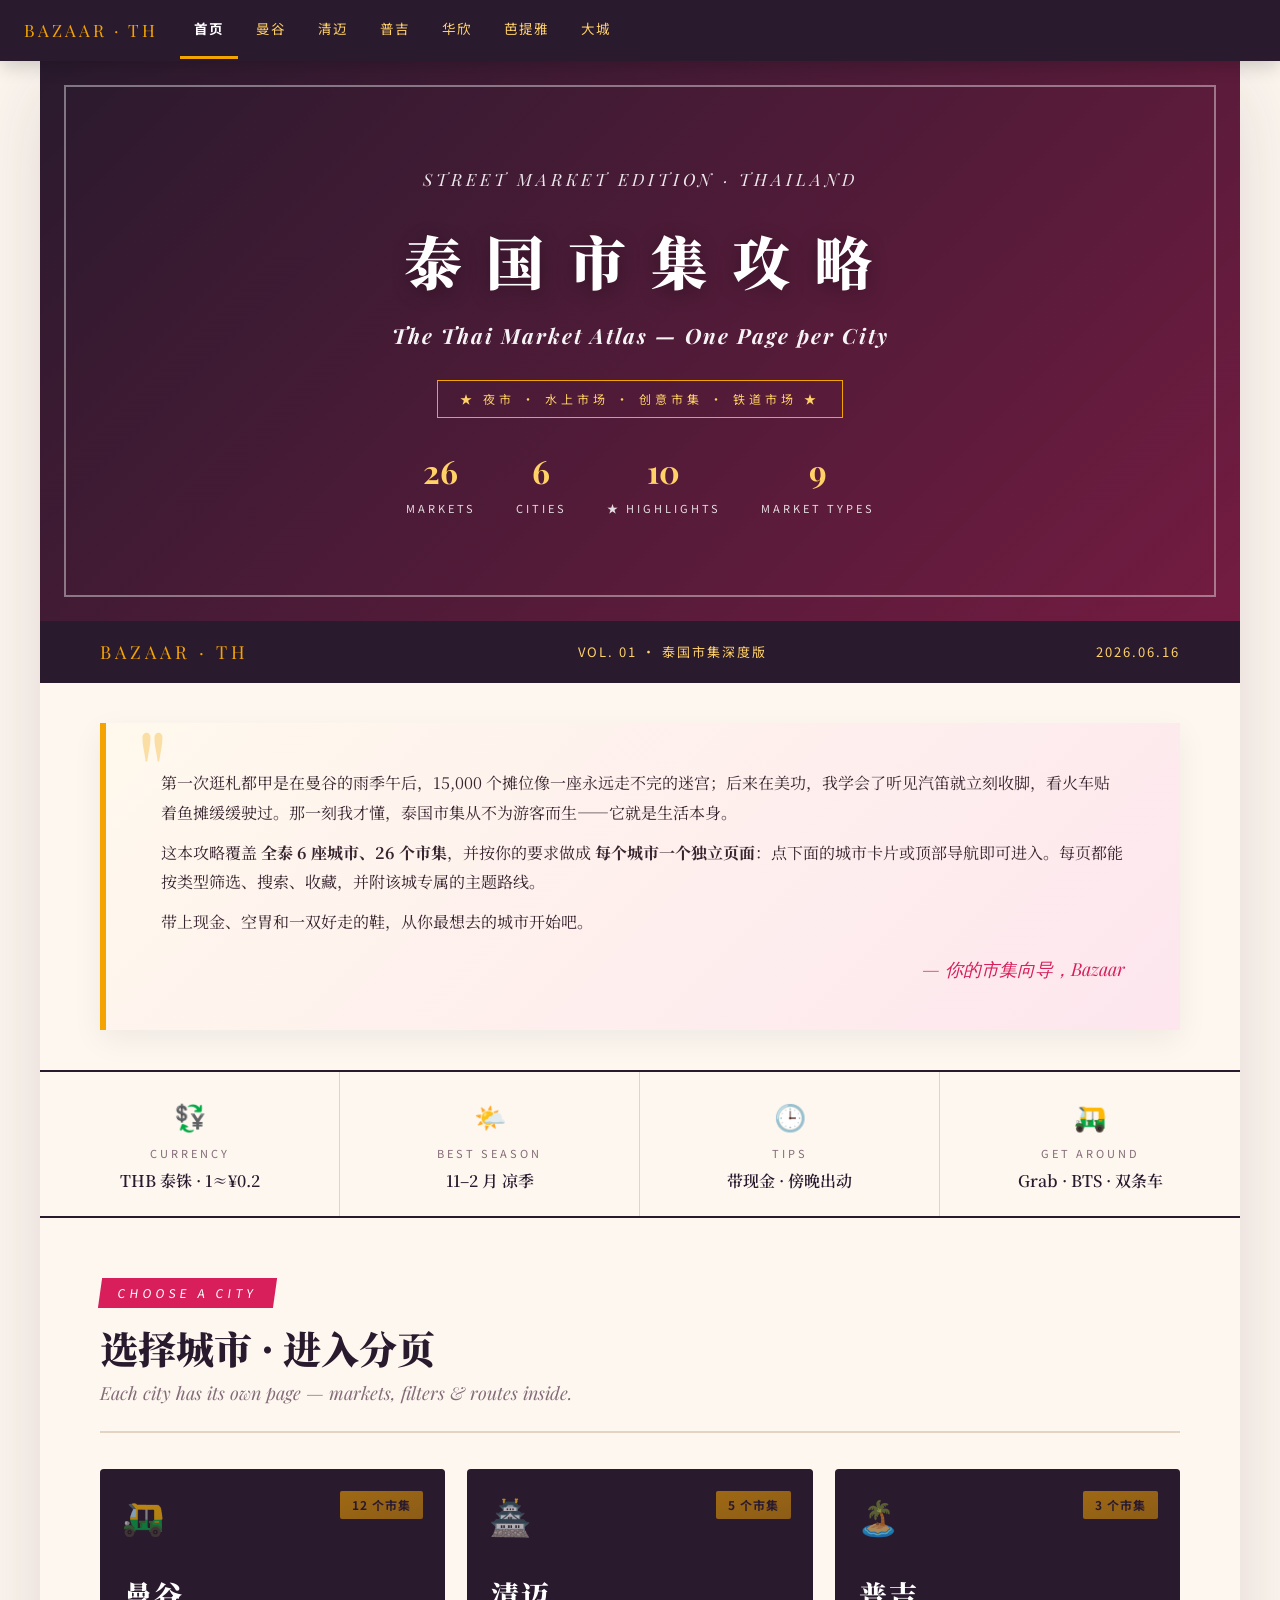
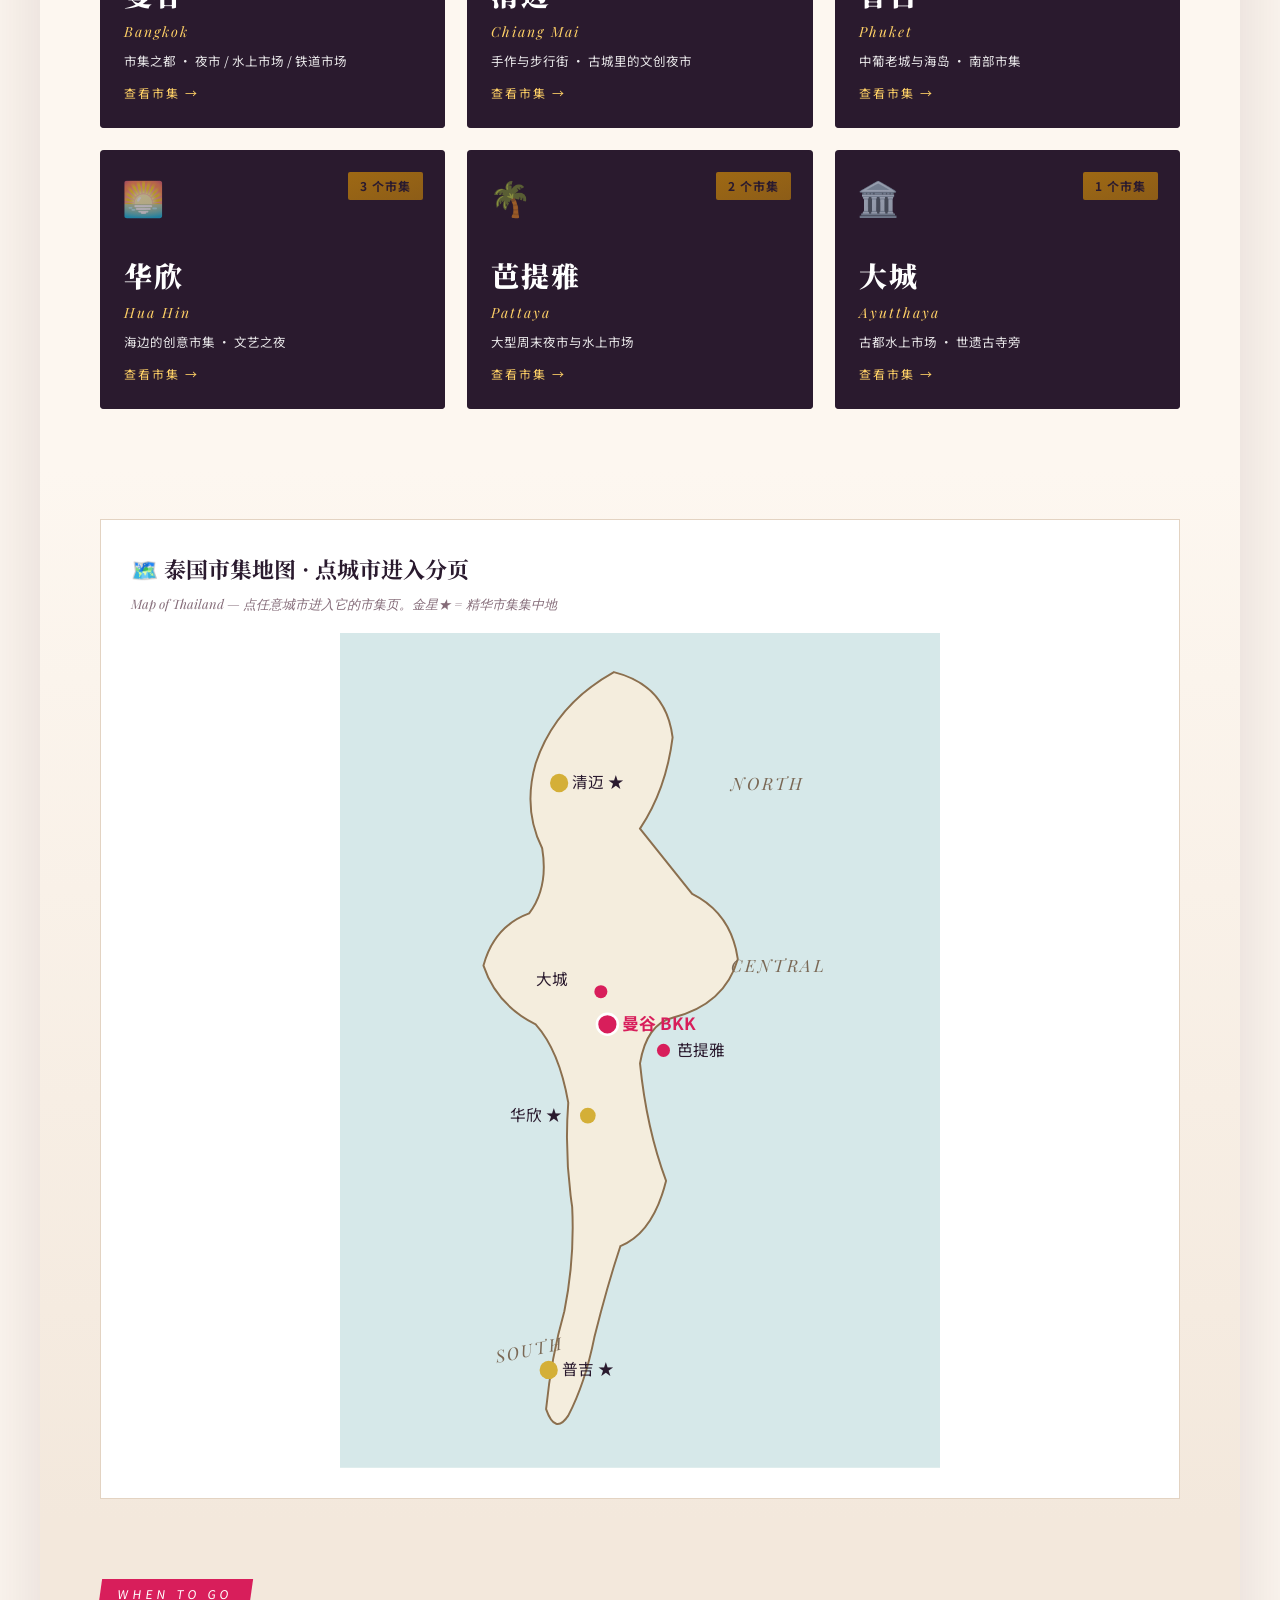
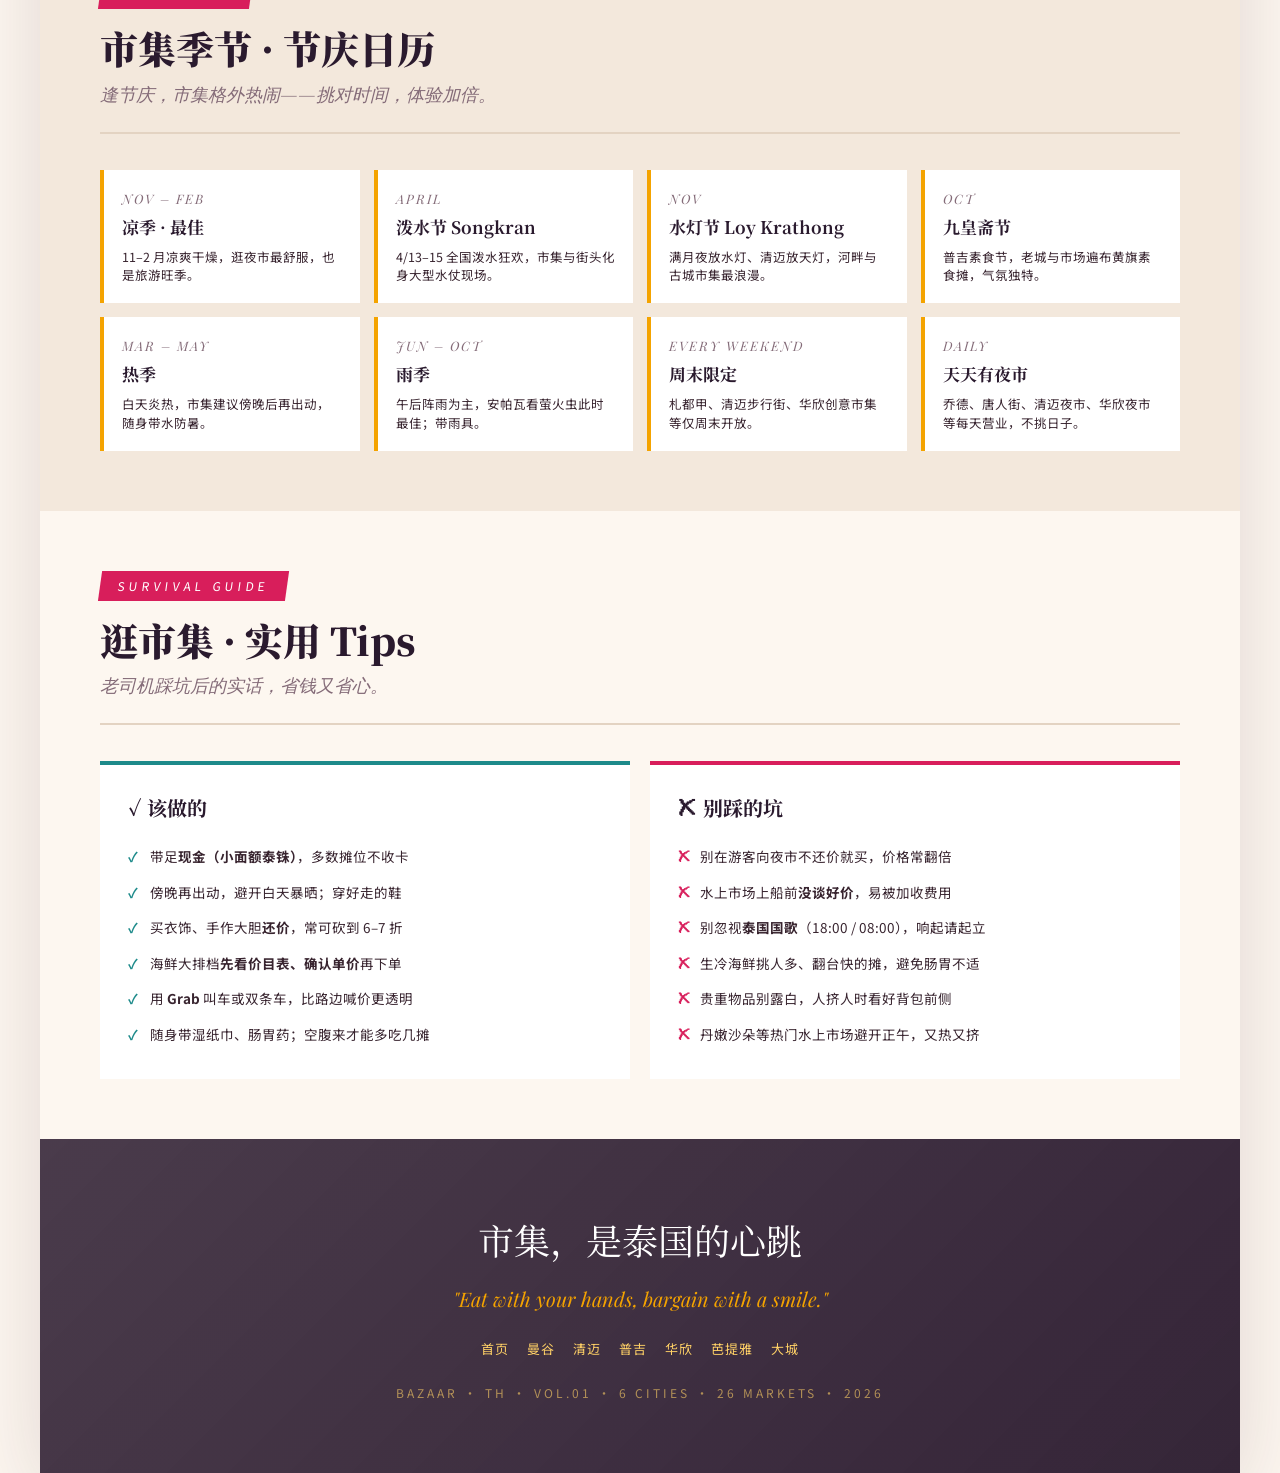
<file: thai-market-guide/index.html>
<!DOCTYPE html>
<html lang="zh-CN">
<head>
<meta charset="UTF-8">
<meta name="viewport" content="width=device-width, initial-scale=1.0">
<title>泰国市集攻略 · 全国市集地图 · 每城一页</title>
<link rel="preload" as="style" href="https://fonts.googleapis.com/css2?family=Noto+Serif+SC:wght@400;600;900&family=Noto+Sans+SC:wght@300;400;500;700&family=Playfair+Display:ital,wght@0,400;0,700;1,400&display=swap" onload="this.onload=null;this.rel='stylesheet'">
<noscript><link href="https://fonts.googleapis.com/css2?family=Noto+Serif+SC:wght@400;600;900&family=Noto+Sans+SC:wght@300;400;500;700&family=Playfair+Display:ital,wght@0,400;0,700;1,400&display=swap" rel="stylesheet"></noscript>
<link rel="stylesheet" href="styles.css">
</head>
<body data-page="home">
<nav class="topnav" id="topnav"></nav>
<div class="magazine">

  <header class="hero">
    <div class="hero-eyebrow">Street Market Edition · Thailand</div>
    <h1>泰 国 市 集 攻 略</h1>
    <h2>The Thai Market Atlas — One Page per City</h2>
    <div class="from-tag">★ 夜市 · 水上市场 · 创意市集 · 铁道市场 ★</div>
    <div class="hero-stats">
      <div class="stat"><div class="num">26</div><div class="label">Markets</div></div>
      <div class="stat"><div class="num">6</div><div class="label">Cities</div></div>
      <div class="stat"><div class="num">10</div><div class="label">★ Highlights</div></div>
      <div class="stat"><div class="num">9</div><div class="label">Market Types</div></div>
    </div>
  </header>

  <div class="issue-bar">
    <div class="logo">BAZAAR · TH</div>
    <div>Vol. 01 · 泰国市集深度版</div>
    <div>2026.06.16</div>
  </div>

  <div class="editor-note">
    <p>第一次逛札都甲是在曼谷的雨季午后，15,000 个摊位像一座永远走不完的迷宫；后来在美功，我学会了听见汽笛就立刻收脚，看火车贴着鱼摊缓缓驶过。那一刻我才懂，泰国市集从不为游客而生——它就是生活本身。</p>
    <p>这本攻略覆盖 <strong>全泰 6 座城市、26 个市集</strong>，并按你的要求做成 <strong>每个城市一个独立页面</strong>：点下面的城市卡片或顶部导航即可进入。每页都能按类型筛选、搜索、收藏，并附该城专属的主题路线。</p>
    <p>带上现金、空胃和一双好走的鞋，从你最想去的城市开始吧。</p>
    <div class="signature">— 你的市集向导，Bazaar</div>
  </div>

  <div class="overview-grid">
    <div class="ov"><div class="icon">💱</div><div class="label">Currency</div><div class="value">THB 泰铢 · 1≈¥0.2</div></div>
    <div class="ov"><div class="icon">🌤️</div><div class="label">Best Season</div><div class="value">11–2 月 凉季</div></div>
    <div class="ov"><div class="icon">🕒</div><div class="label">Tips</div><div class="value">带现金 · 傍晚出动</div></div>
    <div class="ov"><div class="icon">🛺</div><div class="label">Get Around</div><div class="value">Grab · BTS · 双条车</div></div>
  </div>

  <!-- ===== 城市分页入口 ===== -->
  <section>
    <span class="section-tag">Choose a City</span>
    <h2 class="section-title">选择城市 · 进入分页</h2>
    <p class="section-subtitle">Each city has its own page — markets, filters & routes inside.</p>
    <div class="city-tiles" id="city-tiles"></div>
  </section>

  <!-- ===== 地图 ===== -->
  <div class="map-section">
    <div class="map-wrap">
      <h3>🗺️ 泰国市集地图 · 点城市进入分页</h3>
      <p class="map-hint">Map of Thailand — 点任意城市进入它的市集页。金星★ = 精华市集集中地</p>
      <svg class="th-map" viewBox="0 0 460 640" xmlns="http://www.w3.org/2000/svg">
        <rect width="460" height="640" class="th-sea"/>
        <path class="th-region" d="M 210 30 Q 250 40 255 80 Q 250 120 230 150 Q 250 175 270 200 Q 300 215 305 250 Q 295 285 255 295 Q 235 300 230 330 Q 235 380 250 420 Q 240 460 215 470 Q 205 500 195 540 Q 188 575 175 600 Q 165 615 158 595 Q 162 555 172 520 Q 180 480 178 440 Q 172 400 175 360 Q 168 320 150 300 Q 120 285 110 255 Q 118 225 145 215 Q 160 195 155 165 Q 140 135 150 100 Q 165 55 210 30 Z"/>
        <text x="300" y="120" class="th-region-label">NORTH</text>
        <text x="300" y="260" class="th-region-label">CENTRAL</text>
        <text x="120" y="560" class="th-region-label" transform="rotate(-12 120 560)">SOUTH</text>

        <circle class="th-pin-star" data-city="chiangmai" cx="168" cy="115" r="7"/>
        <text class="th-pin-label" data-city="chiangmai" x="178" y="119">清迈 ★</text>

        <circle class="th-pin-home" data-city="bangkok" cx="205" cy="300" r="8"/>
        <text class="th-pin-label home" data-city="bangkok" x="216" y="304">曼谷 BKK</text>

        <circle class="th-pin" data-city="ayutthaya" cx="200" cy="275" r="5"/>
        <text class="th-pin-label" data-city="ayutthaya" x="150" y="270">大城</text>

        <circle class="th-pin-star" data-city="huahin" cx="190" cy="370" r="6"/>
        <text class="th-pin-label" data-city="huahin" x="130" y="374">华欣 ★</text>

        <circle class="th-pin" data-city="pattaya" cx="248" cy="320" r="5"/>
        <text class="th-pin-label" data-city="pattaya" x="258" y="324">芭提雅</text>

        <circle class="th-pin-star" data-city="phuket" cx="160" cy="565" r="7"/>
        <text class="th-pin-label" data-city="phuket" x="170" y="569">普吉 ★</text>
      </svg>
    </div>
  </div>

  <!-- ===== CALENDAR ===== -->
  <section style="background: var(--paper-dark);">
    <span class="section-tag">When to Go</span>
    <h2 class="section-title">市集季节 · 节庆日历</h2>
    <p class="section-subtitle">逢节庆，市集格外热闹——挑对时间，体验加倍。</p>
    <div class="calendar">
      <div class="cal"><div class="month">NOV – FEB</div><h5>凉季 · 最佳</h5><p>11–2 月凉爽干燥，逛夜市最舒服，也是旅游旺季。</p></div>
      <div class="cal"><div class="month">APRIL</div><h5>泼水节 Songkran</h5><p>4/13–15 全国泼水狂欢，市集与街头化身大型水仗现场。</p></div>
      <div class="cal"><div class="month">NOV</div><h5>水灯节 Loy Krathong</h5><p>满月夜放水灯、清迈放天灯，河畔与古城市集最浪漫。</p></div>
      <div class="cal"><div class="month">OCT</div><h5>九皇斋节</h5><p>普吉素食节，老城与市场遍布黄旗素食摊，气氛独特。</p></div>
      <div class="cal"><div class="month">MAR – MAY</div><h5>热季</h5><p>白天炎热，市集建议傍晚后再出动，随身带水防暑。</p></div>
      <div class="cal"><div class="month">JUN – OCT</div><h5>雨季</h5><p>午后阵雨为主，安帕瓦看萤火虫此时最佳；带雨具。</p></div>
      <div class="cal"><div class="month">EVERY WEEKEND</div><h5>周末限定</h5><p>札都甲、清迈步行街、华欣创意市集等仅周末开放。</p></div>
      <div class="cal"><div class="month">DAILY</div><h5>天天有夜市</h5><p>乔德、唐人街、清迈夜市、华欣夜市等每天营业，不挑日子。</p></div>
    </div>
  </section>

  <!-- ===== TIPS ===== -->
  <section>
    <span class="section-tag">Survival Guide</span>
    <h2 class="section-title">逛市集 · 实用 Tips</h2>
    <p class="section-subtitle">老司机踩坑后的实话，省钱又省心。</p>
    <div class="tip-grid">
      <div class="tip-block do">
        <h4>✓ 该做的</h4>
        <ul>
          <li>带足<strong>现金（小面额泰铢）</strong>，多数摊位不收卡</li>
          <li>傍晚再出动，避开白天暴晒；穿好走的鞋</li>
          <li>买衣饰、手作大胆<strong>还价</strong>，常可砍到 6–7 折</li>
          <li>海鲜大排档<strong>先看价目表、确认单价</strong>再下单</li>
          <li>用 <strong>Grab</strong> 叫车或双条车，比路边喊价更透明</li>
          <li>随身带湿纸巾、肠胃药；空腹来才能多吃几摊</li>
        </ul>
      </div>
      <div class="tip-block dont">
        <h4>✗ 别踩的坑</h4>
        <ul>
          <li>别在游客向夜市不还价就买，价格常翻倍</li>
          <li>水上市场上船前<strong>没谈好价</strong>，易被加收费用</li>
          <li>别忽视<strong>泰国国歌</strong>（18:00 / 08:00），响起请起立</li>
          <li>生冷海鲜挑人多、翻台快的摊，避免肠胃不适</li>
          <li>贵重物品别露白，人挤人时看好背包前侧</li>
          <li>丹嫩沙朵等热门水上市场避开正午，又热又挤</li>
        </ul>
      </div>
    </div>
  </section>

  <footer>
    <div class="footer-title">市集，是泰国的心跳</div>
    <div class="footer-quote">"Eat with your hands, bargain with a smile."</div>
    <div class="footer-nav" id="footer-nav"></div>
    <p class="meta">BAZAAR · TH · VOL.01 · 6 CITIES · 26 MARKETS · 2026</p>
  </footer>

</div>
<script src="data.js"></script>
<script src="app.js"></script>
</body>
</html>
</file>
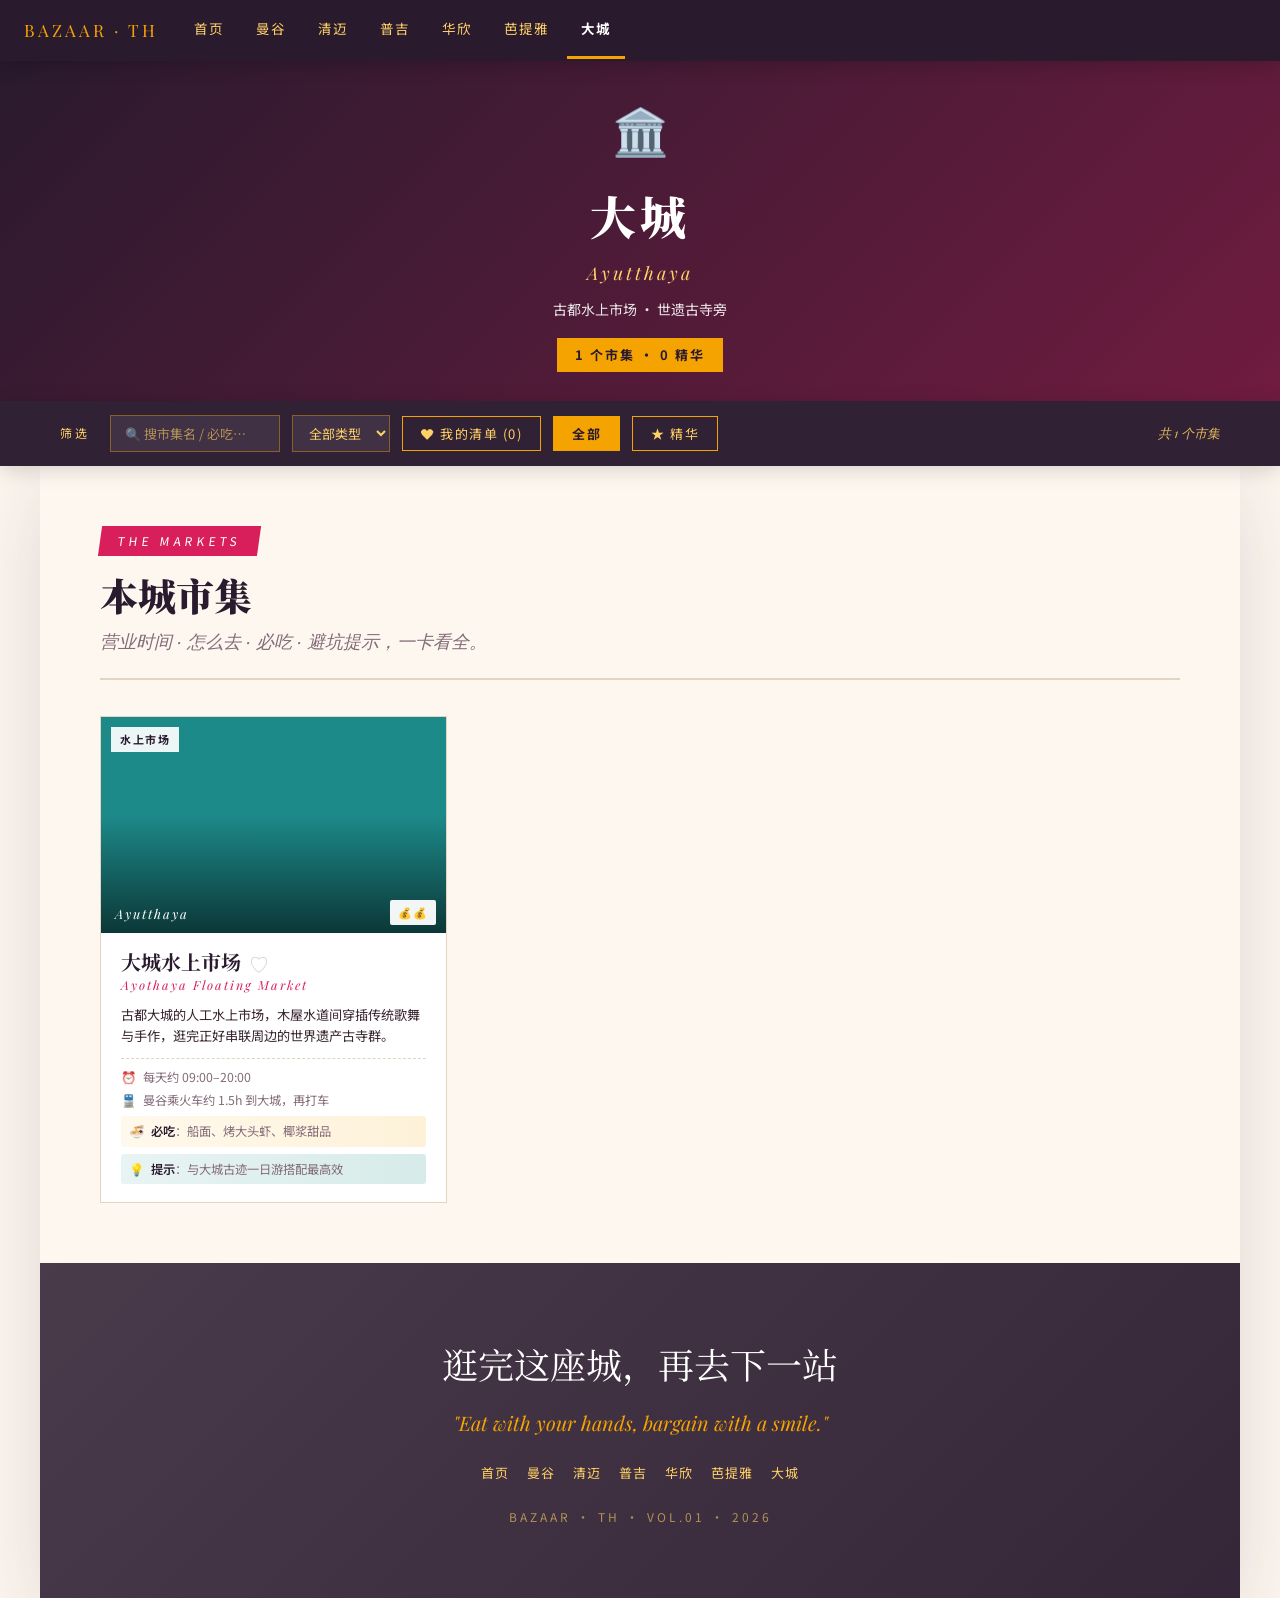
<file: ayutthaya.html>
<!DOCTYPE html>
<html lang="zh-CN">
<head>
<meta charset="UTF-8">
<meta name="viewport" content="width=device-width, initial-scale=1.0">
<title>泰国市集攻略</title>
<link rel="preload" as="style" href="https://fonts.googleapis.com/css2?family=Noto+Serif+SC:wght@400;600;900&family=Noto+Sans+SC:wght@300;400;500;700&family=Playfair+Display:ital,wght@0,400;0,700;1,400&display=swap" onload="this.onload=null;this.rel='stylesheet'">
<noscript><link href="https://fonts.googleapis.com/css2?family=Noto+Serif+SC:wght@400;600;900&family=Noto+Sans+SC:wght@300;400;500;700&family=Playfair+Display:ital,wght@0,400;0,700;1,400&display=swap" rel="stylesheet"></noscript>
<link rel="stylesheet" href="styles.css">
</head>
<body data-page="ayutthaya">
<nav class="topnav" id="topnav"></nav>

<header class="page-hero">
  <div class="ph-icon" id="ph-icon"></div>
  <h1 id="ph-title"></h1>
  <div class="ph-en" id="ph-en"></div>
  <div class="ph-sub" id="ph-sub"></div>
  <div class="ph-count" id="ph-count"></div>
</header>

<div class="filter-bar">
  <span class="label">筛选</span>
  <input type="text" id="search-input" class="search-input" placeholder="🔍 搜市集名 / 必吃…">
  <select id="type-filter" class="select-input"><option value="all">全部类型</option></select>
  <button class="filter-btn" data-fav="1">❤ 我的清单 (<span id="fav-count">0</span>)</button>
  <button class="filter-btn active" data-cat="all">全部</button>
  <button class="filter-btn" data-cat="highlight">★ 精华</button>
  <span class="filter-info" id="filter-info"></span>
</div>

<div class="magazine">
  <section id="markets">
    <span class="section-tag">The Markets</span>
    <h2 class="section-title">本城市集</h2>
    <p class="section-subtitle">营业时间 · 怎么去 · 必吃 · 避坑提示，一卡看全。</p>
    <div class="dest-grid" id="grid"></div>
  </section>

  <section id="routes" style="background: var(--paper-dark);">
    <span class="section-tag">Themed Routes</span>
    <h2 class="section-title">本城主题路线</h2>
    <p class="section-subtitle">把同城市集串成一天。</p>
    <div class="themed-grid"></div>
  </section>

  <footer>
    <div class="footer-title">逛完这座城，再去下一站</div>
    <div class="footer-quote">"Eat with your hands, bargain with a smile."</div>
    <div class="footer-nav" id="footer-nav"></div>
    <p class="meta">BAZAAR · TH · VOL.01 · 2026</p>
  </footer>
</div>

<script src="data.js"></script>
<script src="app.js"></script>
</body>
</html>
</file>
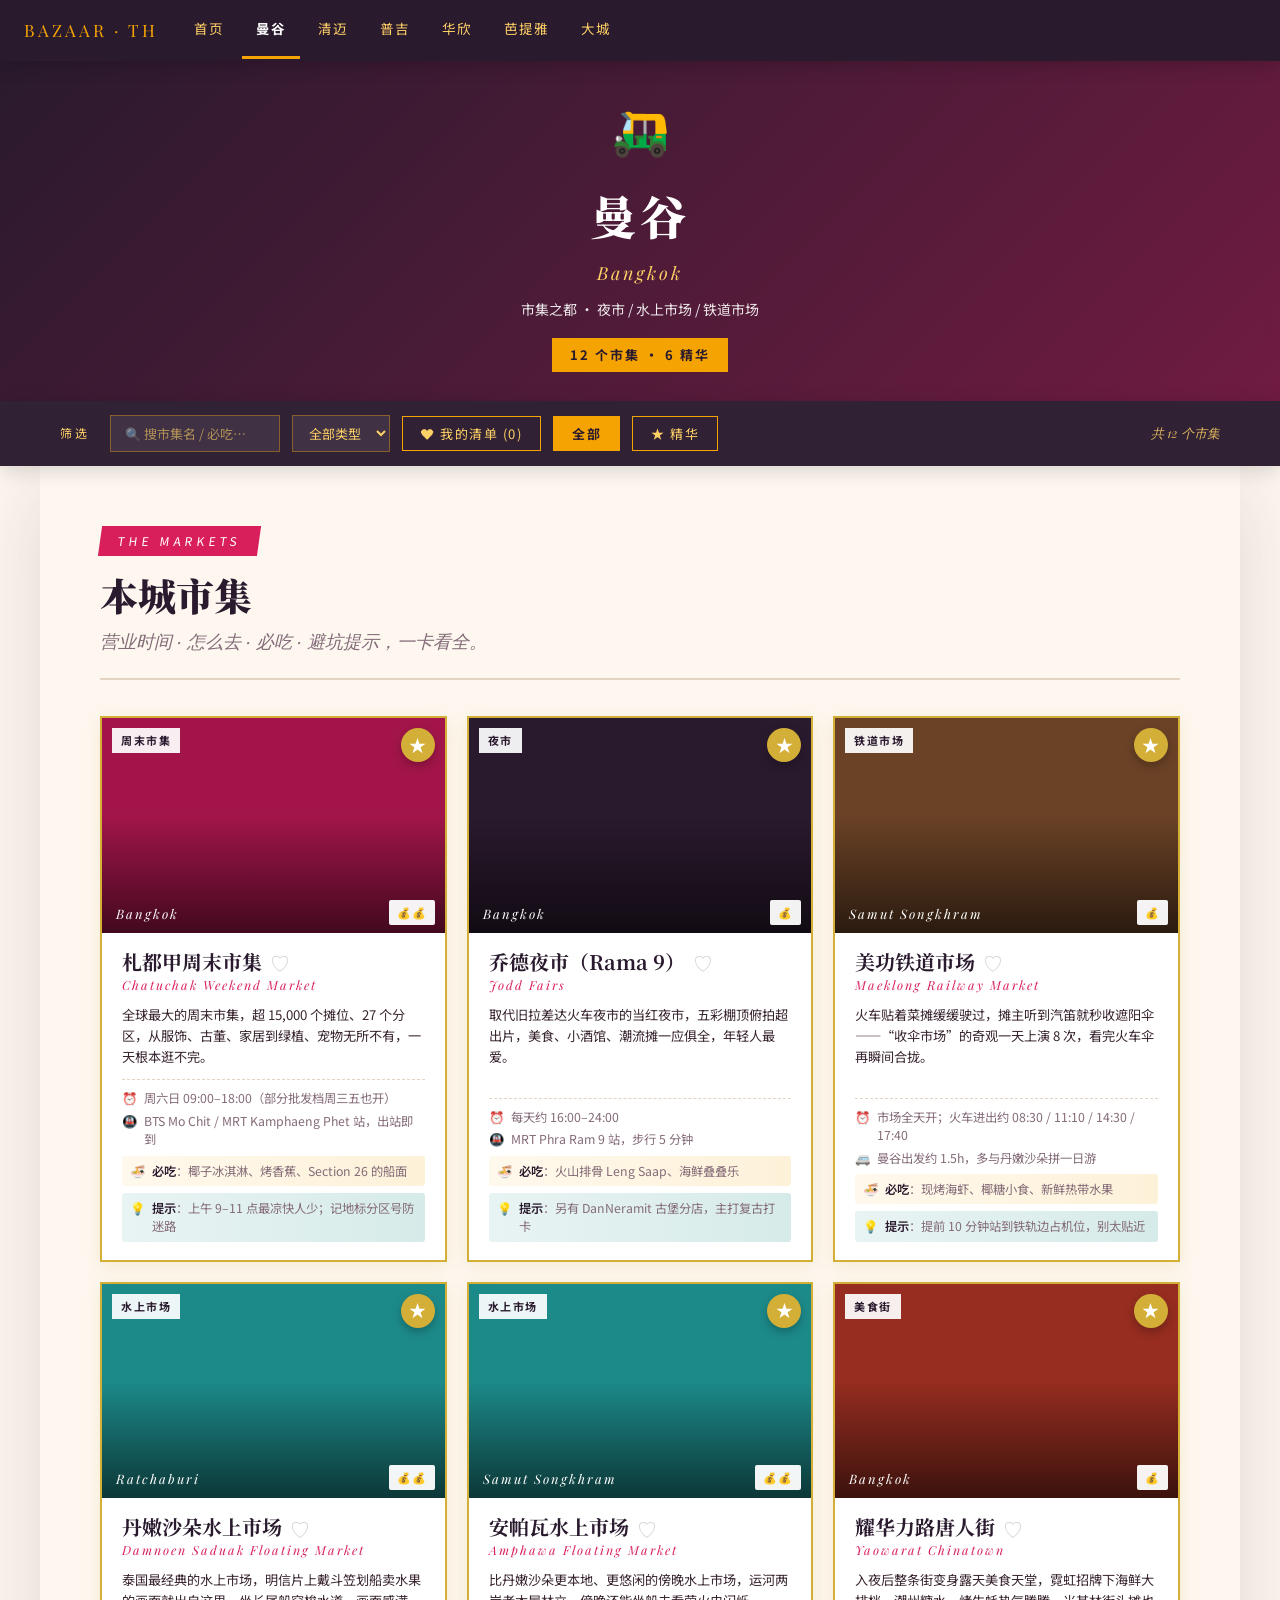
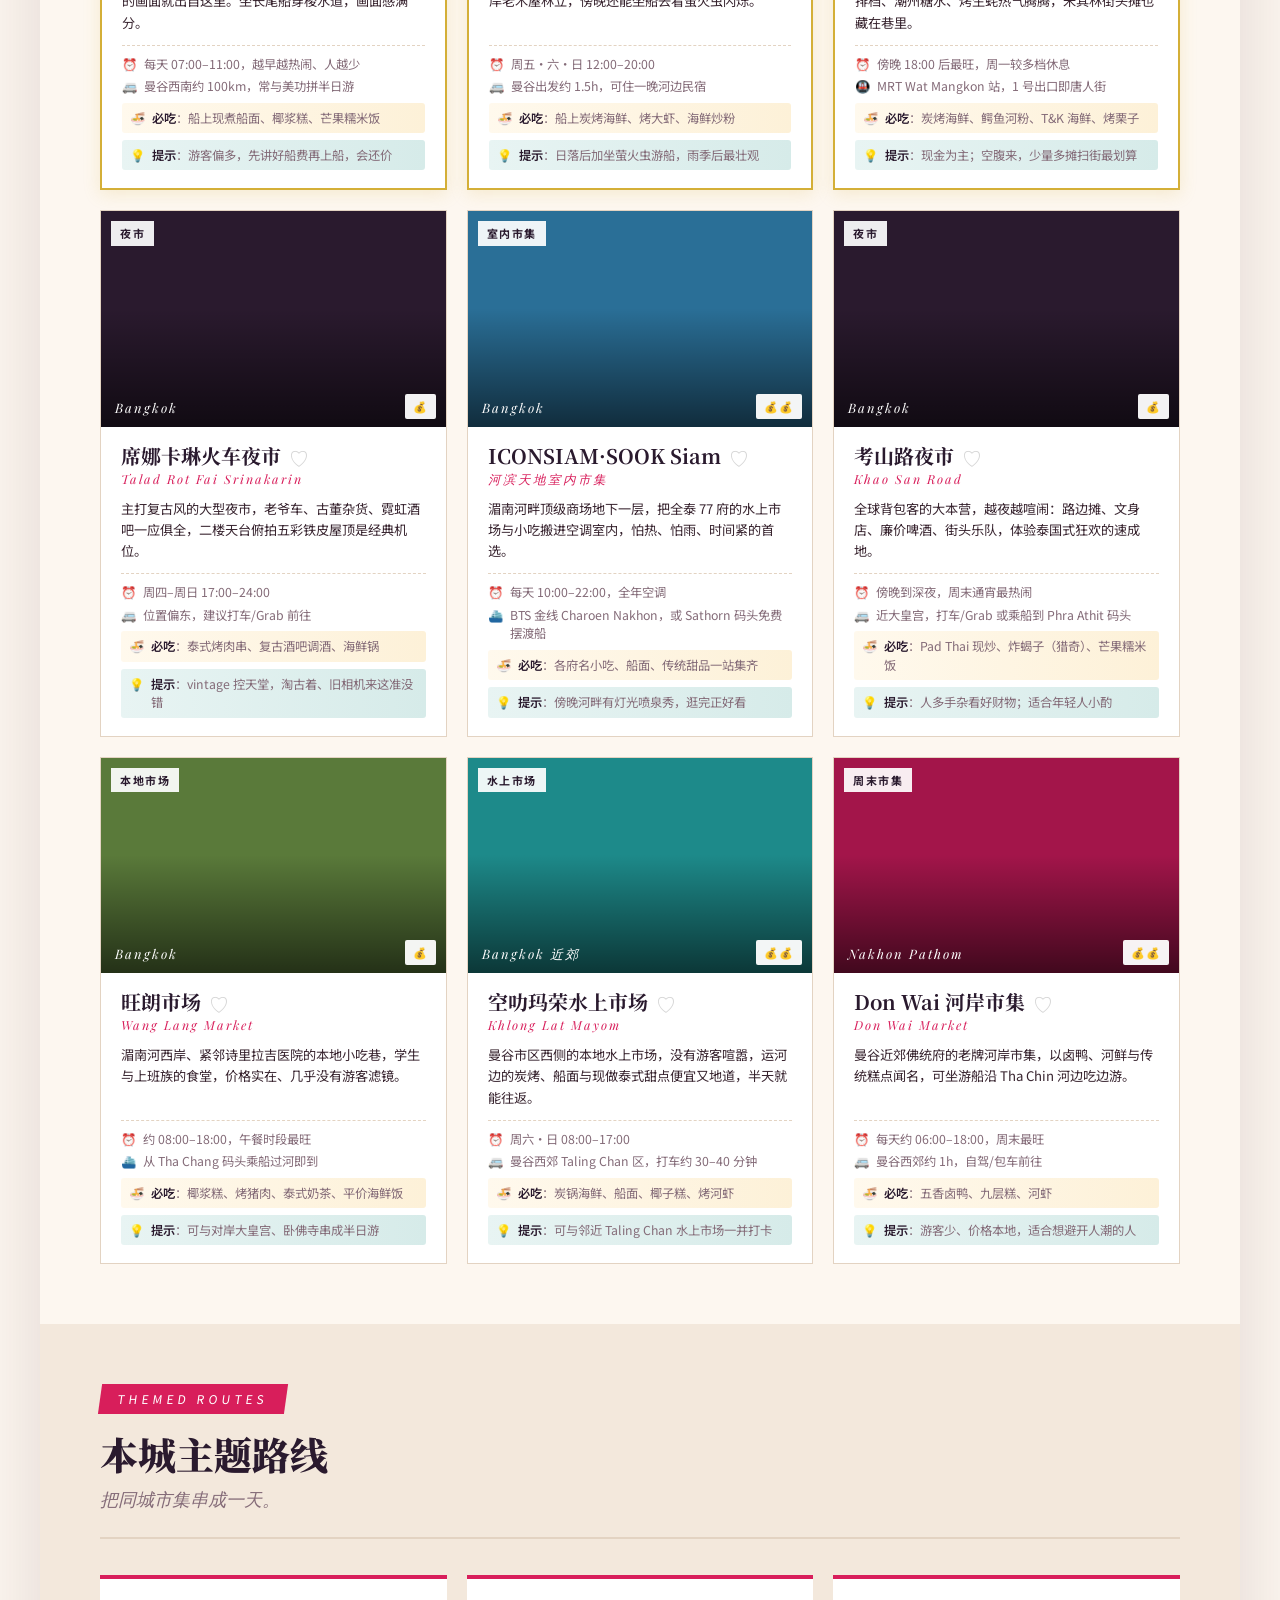
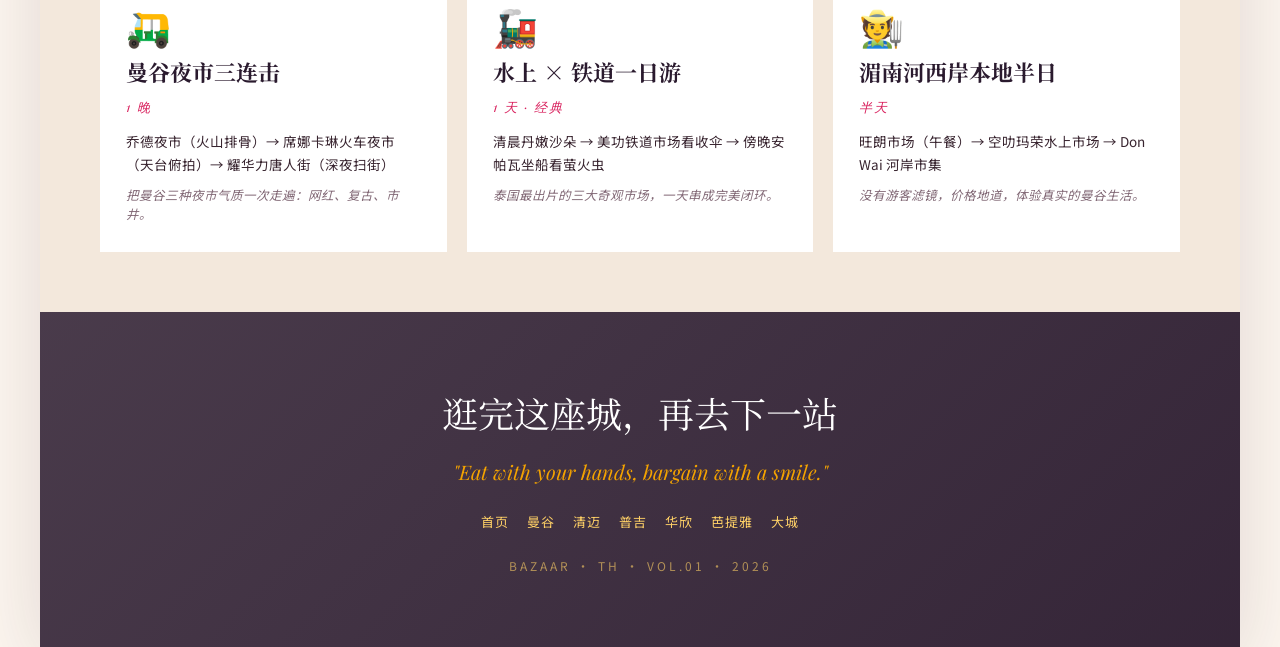
<file: bangkok.html>
<!DOCTYPE html>
<html lang="zh-CN">
<head>
<meta charset="UTF-8">
<meta name="viewport" content="width=device-width, initial-scale=1.0">
<title>泰国市集攻略</title>
<link rel="preload" as="style" href="https://fonts.googleapis.com/css2?family=Noto+Serif+SC:wght@400;600;900&family=Noto+Sans+SC:wght@300;400;500;700&family=Playfair+Display:ital,wght@0,400;0,700;1,400&display=swap" onload="this.onload=null;this.rel='stylesheet'">
<noscript><link href="https://fonts.googleapis.com/css2?family=Noto+Serif+SC:wght@400;600;900&family=Noto+Sans+SC:wght@300;400;500;700&family=Playfair+Display:ital,wght@0,400;0,700;1,400&display=swap" rel="stylesheet"></noscript>
<link rel="stylesheet" href="styles.css">
</head>
<body data-page="bangkok">
<nav class="topnav" id="topnav"></nav>

<header class="page-hero">
  <div class="ph-icon" id="ph-icon"></div>
  <h1 id="ph-title"></h1>
  <div class="ph-en" id="ph-en"></div>
  <div class="ph-sub" id="ph-sub"></div>
  <div class="ph-count" id="ph-count"></div>
</header>

<div class="filter-bar">
  <span class="label">筛选</span>
  <input type="text" id="search-input" class="search-input" placeholder="🔍 搜市集名 / 必吃…">
  <select id="type-filter" class="select-input"><option value="all">全部类型</option></select>
  <button class="filter-btn" data-fav="1">❤ 我的清单 (<span id="fav-count">0</span>)</button>
  <button class="filter-btn active" data-cat="all">全部</button>
  <button class="filter-btn" data-cat="highlight">★ 精华</button>
  <span class="filter-info" id="filter-info"></span>
</div>

<div class="magazine">
  <section id="markets">
    <span class="section-tag">The Markets</span>
    <h2 class="section-title">本城市集</h2>
    <p class="section-subtitle">营业时间 · 怎么去 · 必吃 · 避坑提示，一卡看全。</p>
    <div class="dest-grid" id="grid"></div>
  </section>

  <section id="routes" style="background: var(--paper-dark);">
    <span class="section-tag">Themed Routes</span>
    <h2 class="section-title">本城主题路线</h2>
    <p class="section-subtitle">把同城市集串成一天。</p>
    <div class="themed-grid"></div>
  </section>

  <footer>
    <div class="footer-title">逛完这座城，再去下一站</div>
    <div class="footer-quote">"Eat with your hands, bargain with a smile."</div>
    <div class="footer-nav" id="footer-nav"></div>
    <p class="meta">BAZAAR · TH · VOL.01 · 2026</p>
  </footer>
</div>

<script src="data.js"></script>
<script src="app.js"></script>
</body>
</html>
</file>
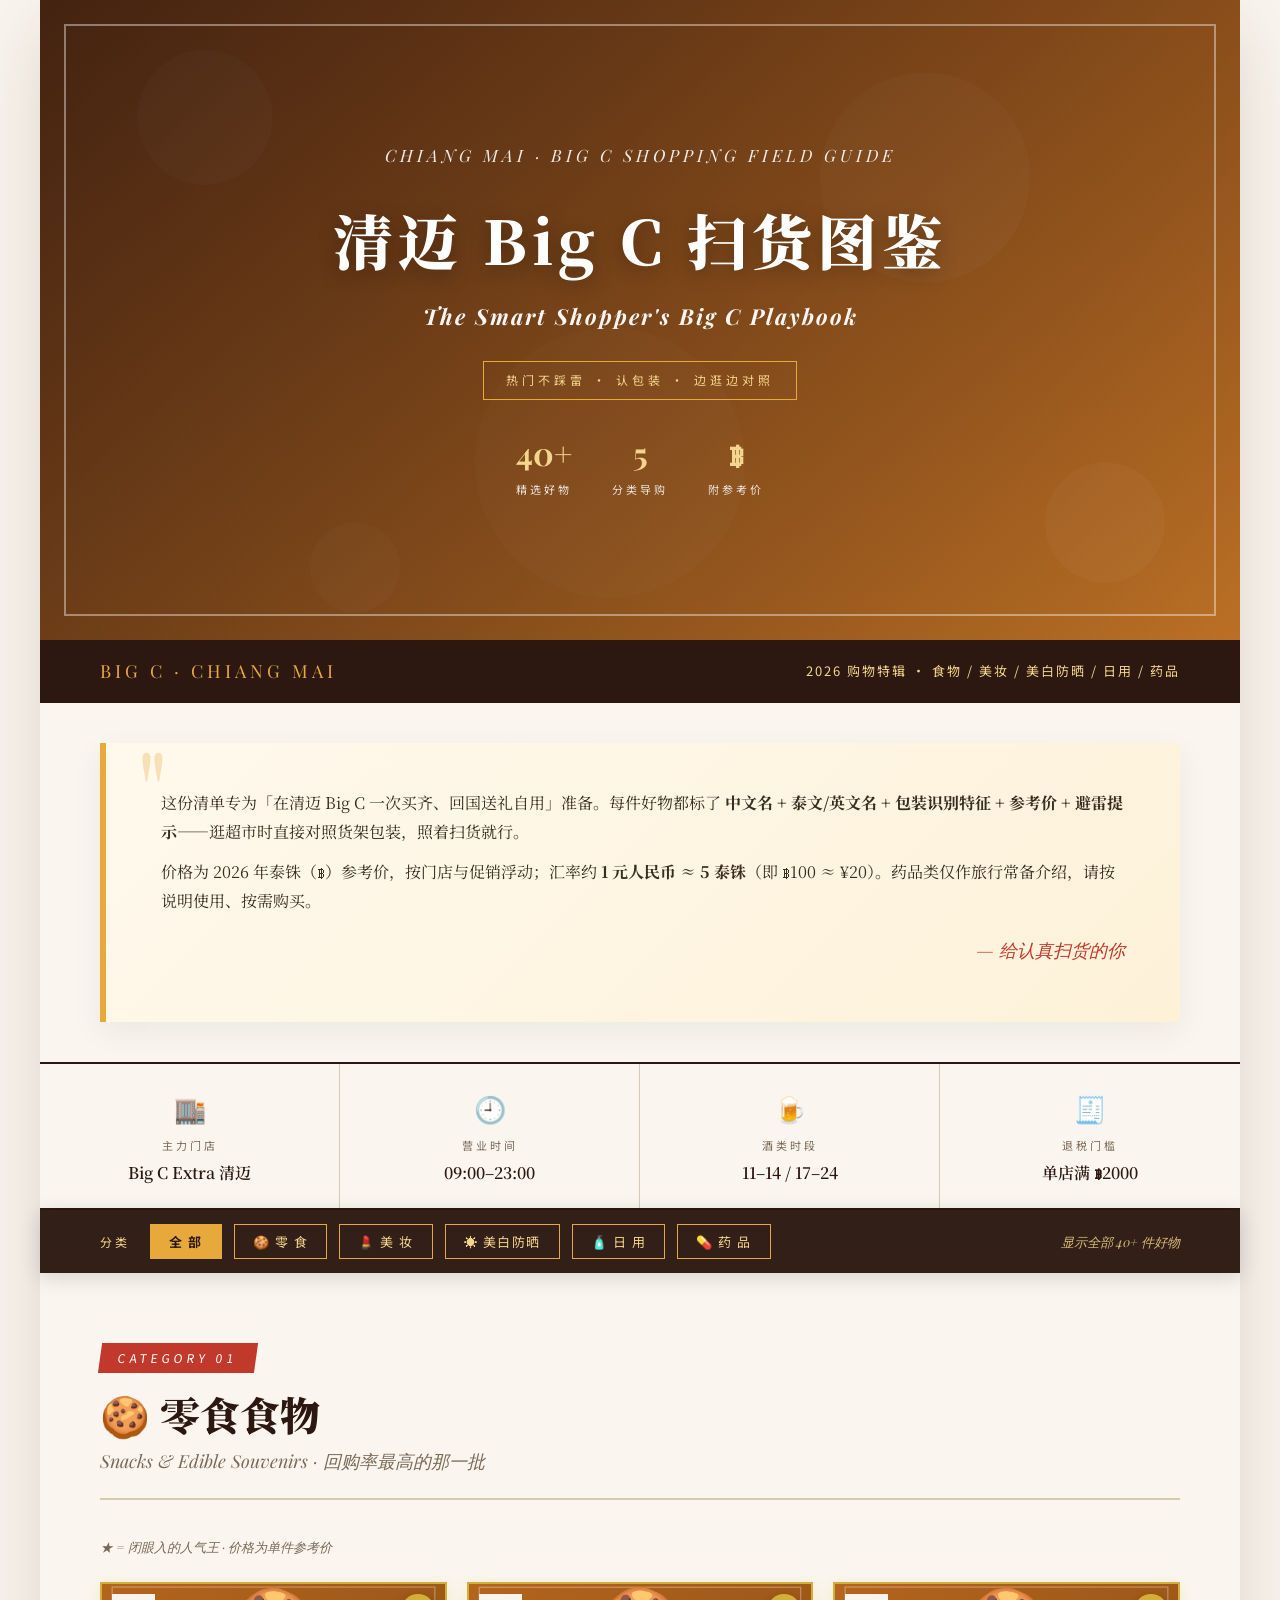
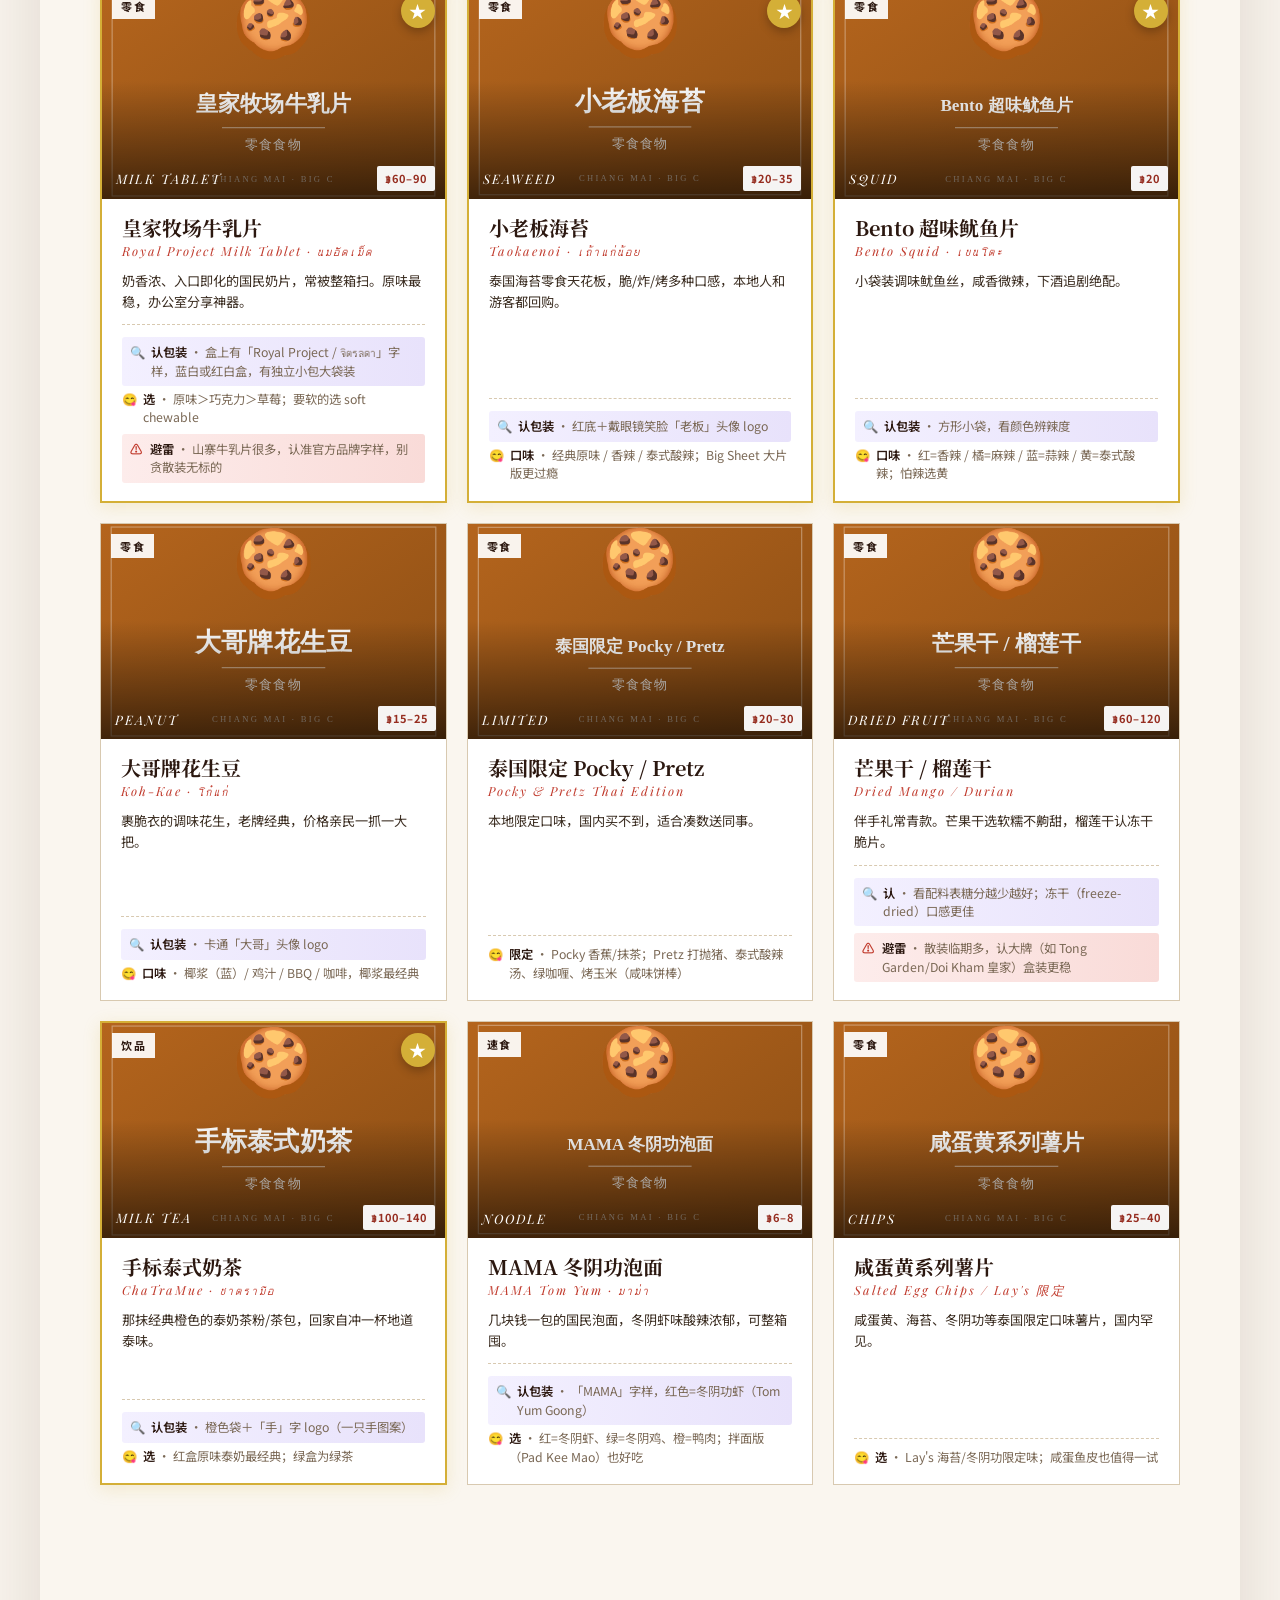
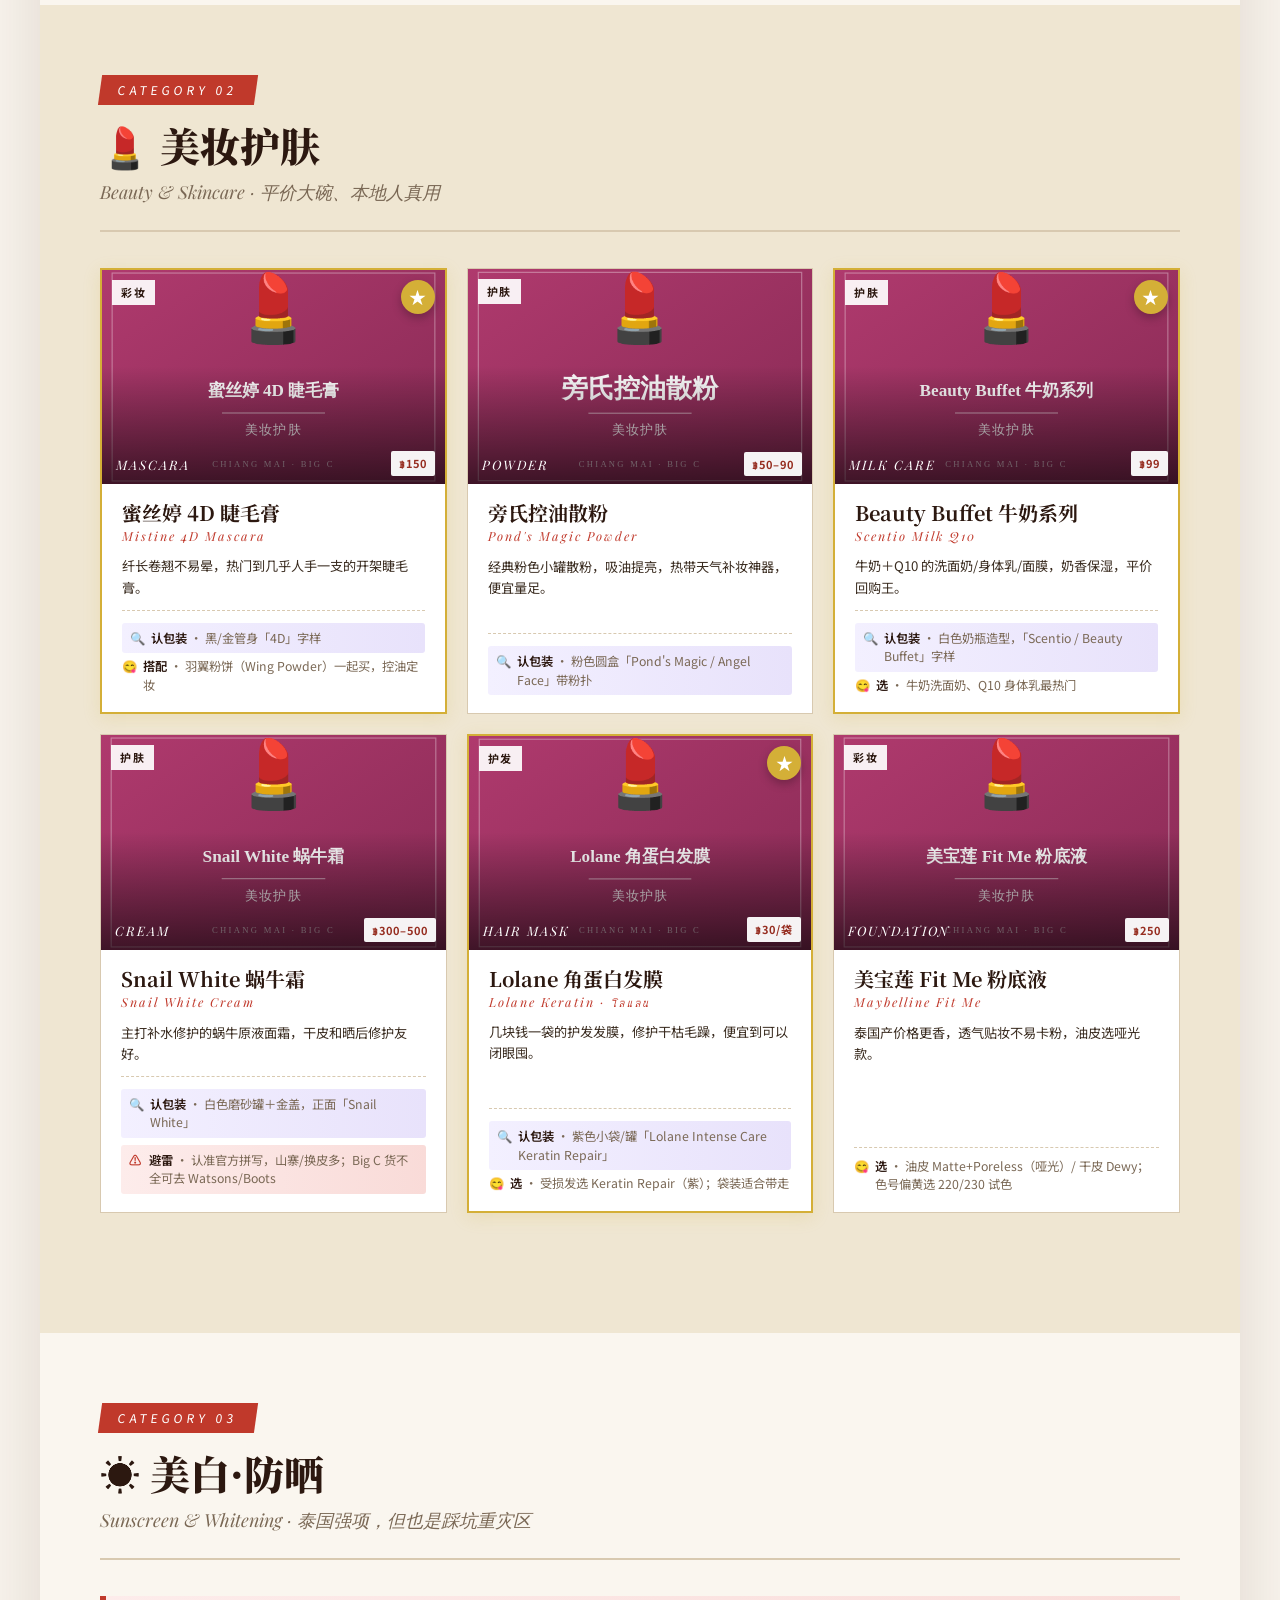
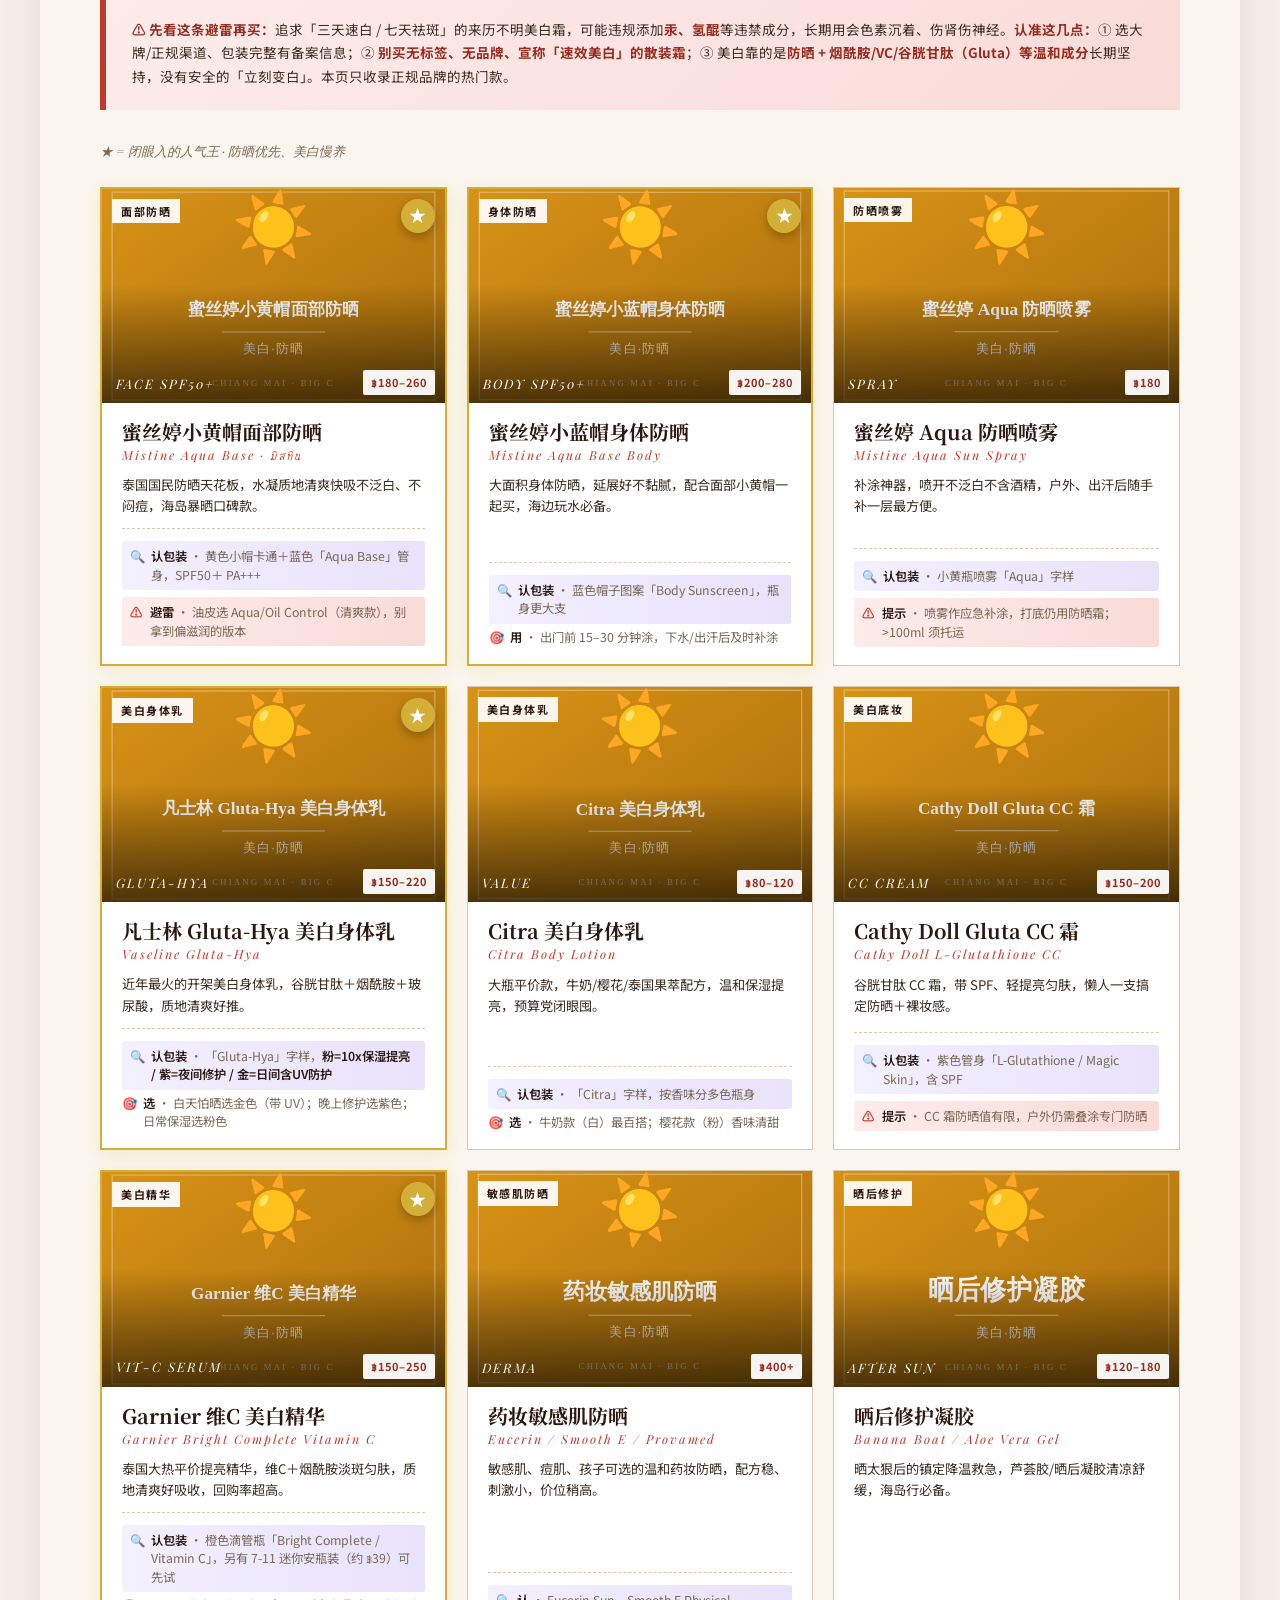
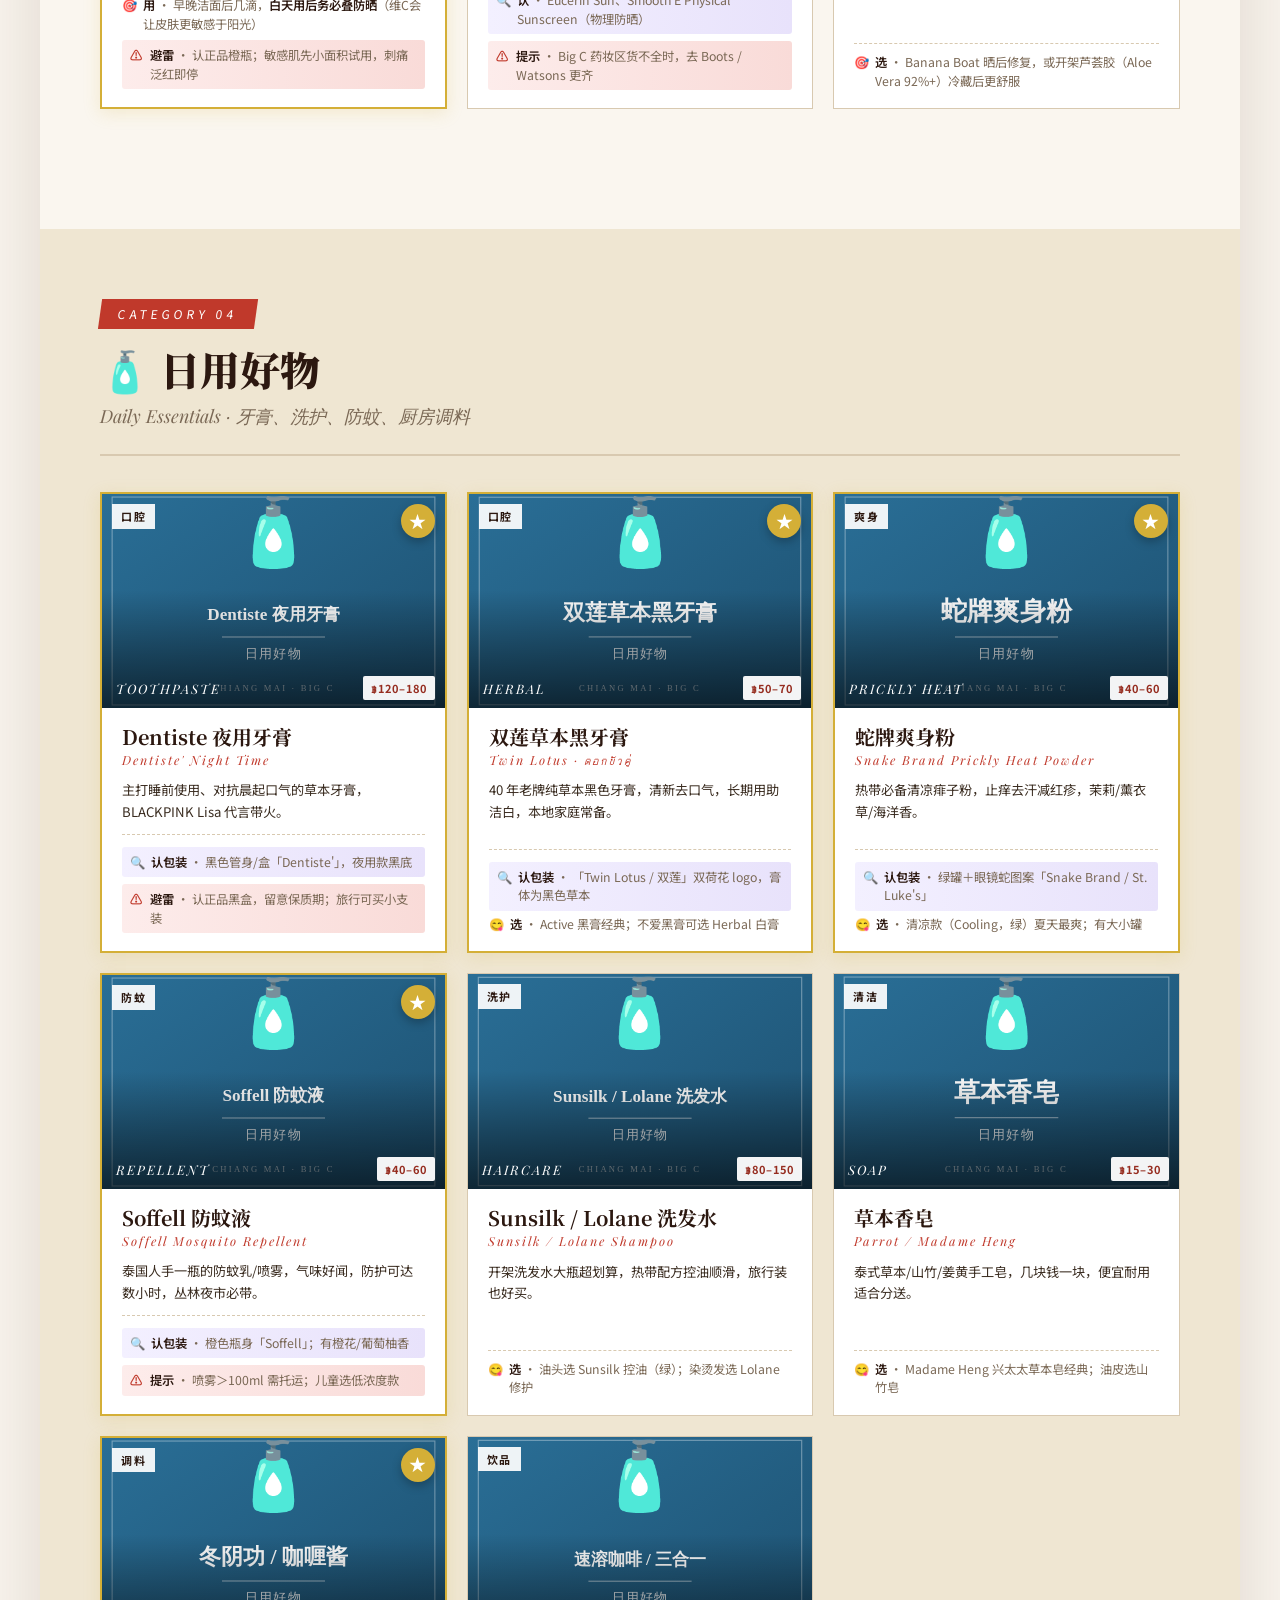
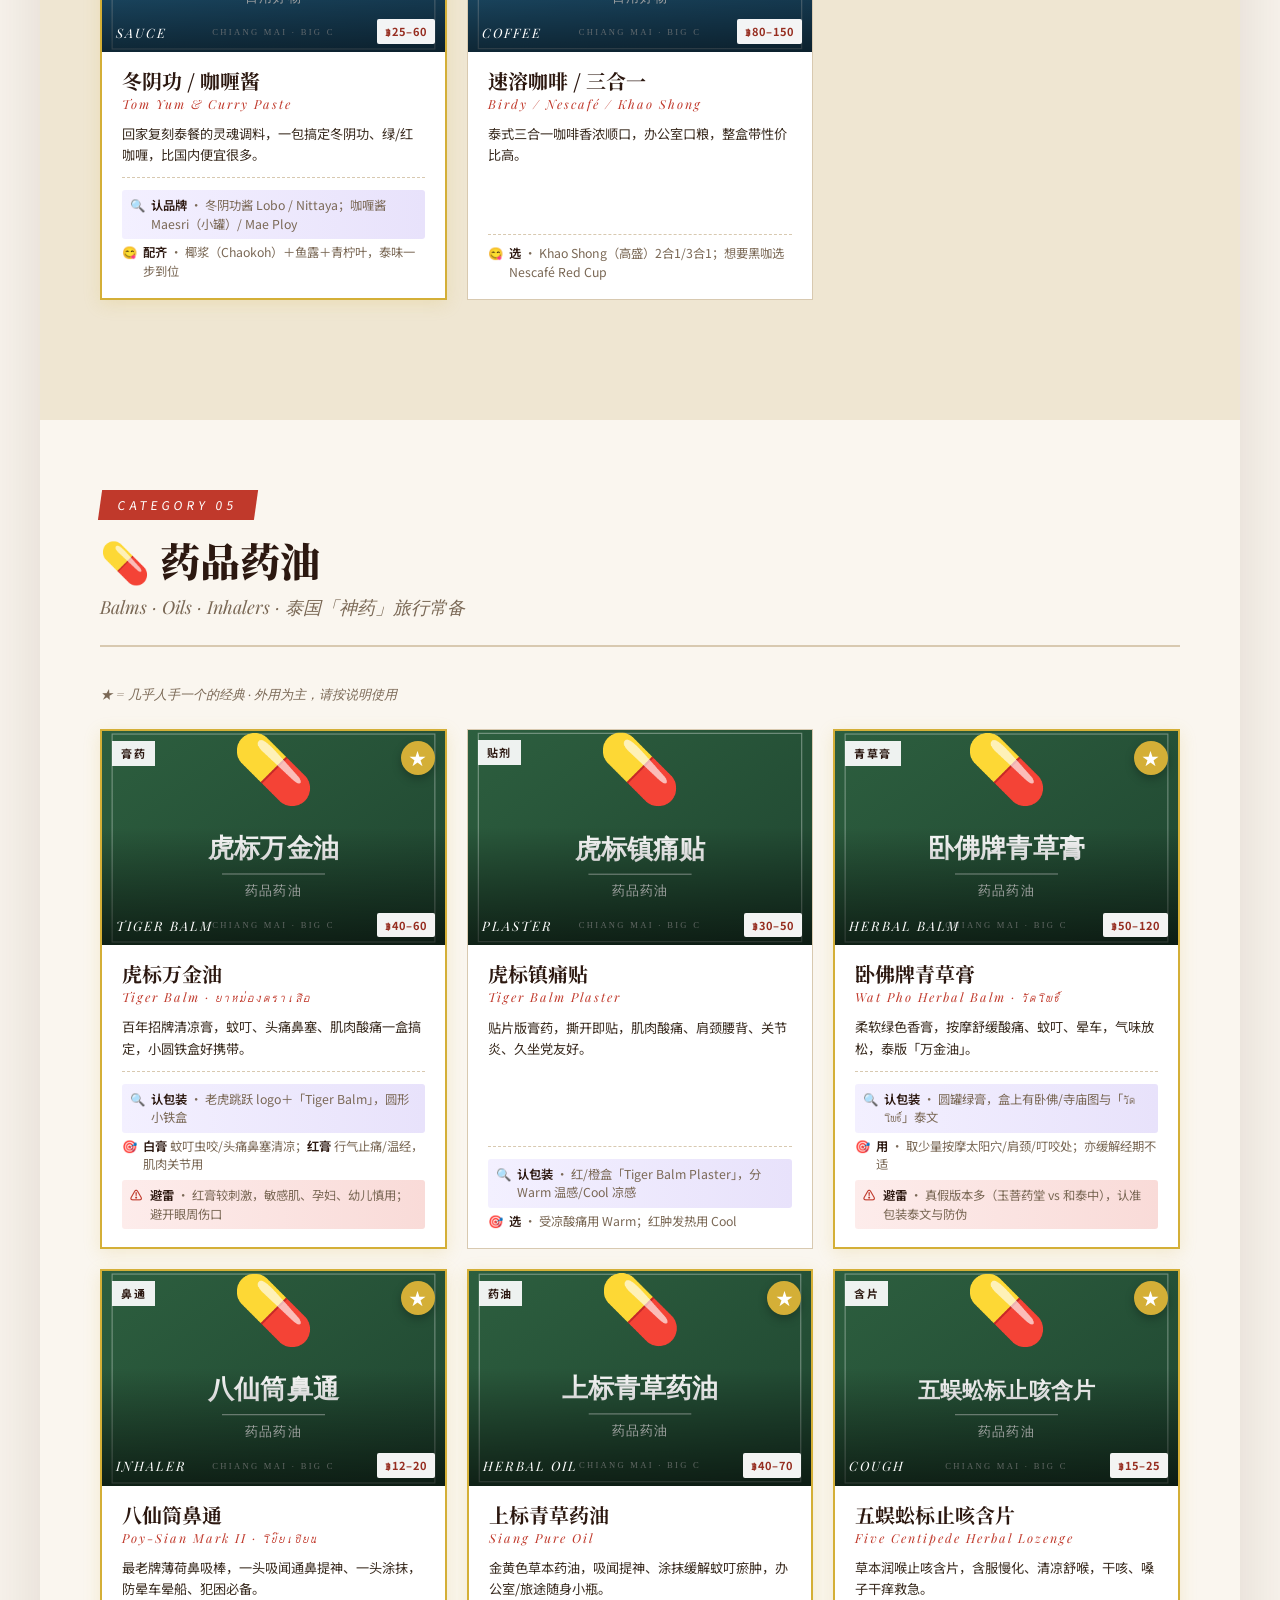
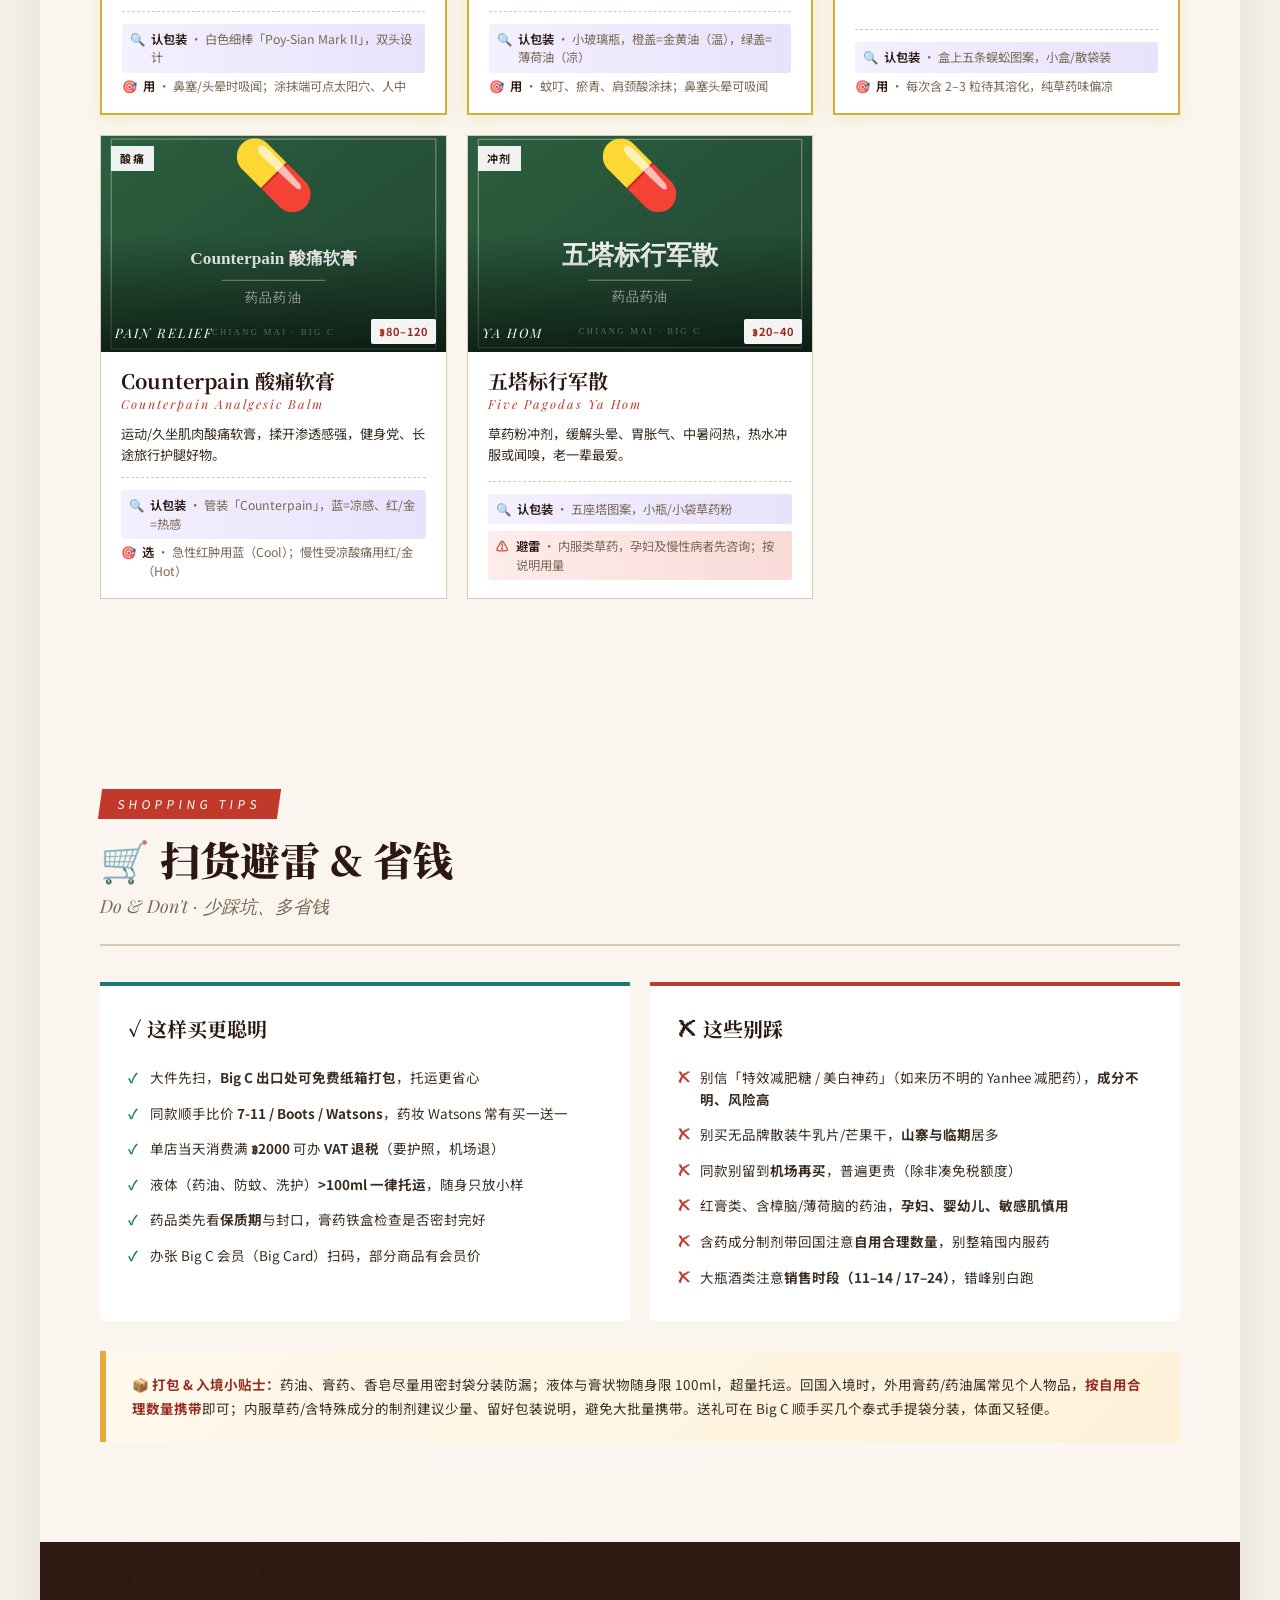
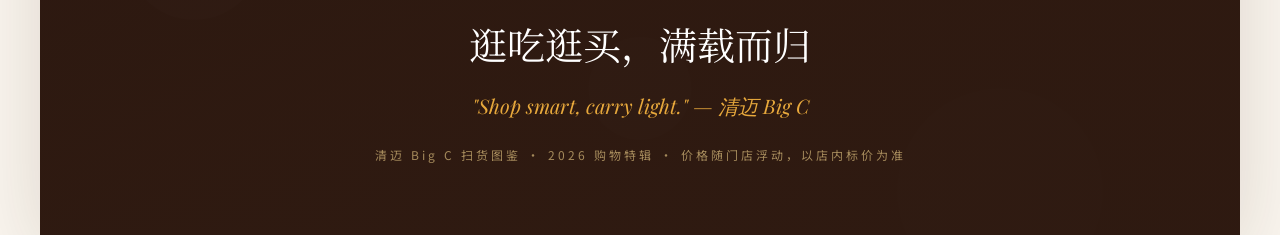
<file: chiangmai-bigc.html>
<!DOCTYPE html>
<html lang="zh-CN">
<head>
<meta charset="UTF-8">
<meta name="viewport" content="width=device-width, initial-scale=1.0">
<title>清迈 Big C 扫货图鉴 · 热门不踩雷购物攻略</title>
<!-- Google Fonts 改为异步,失败/慢时直接走系统字体 fallback -->
<link rel="preload" as="style" href="https://fonts.googleapis.com/css2?family=Noto+Serif+SC:wght@400;600;900&family=Noto+Sans+SC:wght@300;400;500;700&family=Playfair+Display:ital,wght@0,400;0,700;1,400&display=swap" onload="this.onload=null;this.rel='stylesheet'">
<noscript><link href="https://fonts.googleapis.com/css2?family=Noto+Serif+SC:wght@400;600;900&family=Noto+Sans+SC:wght@300;400;500;700&family=Playfair+Display:ital,wght@0,400;0,700;1,400&display=swap" rel="stylesheet"></noscript>
<style>
  :root {
    --primary: #c0392b;
    --primary-dark: #962d20;
    --accent: #e8a93c;
    --accent-light: #f4d58d;
    --gold: #d4af37;
    --teal: #1d7874;
    --green: #2d5f3f;
    --blue: #2a6f97;
    --dark: #2c1810;
    --paper: #faf6ef;
    --paper-dark: #efe6d2;
    --text: #3a2c20;
    --muted: #7a6855;
    --line: #d8c9b0;
  }
  * { box-sizing: border-box; margin: 0; padding: 0; }
  body { font-family: 'Noto Sans SC', -apple-system, BlinkMacSystemFont, 'PingFang SC', 'Hiragino Sans GB', 'Microsoft YaHei', sans-serif; background: var(--paper); color: var(--text); line-height: 1.7; font-size: 15px; }
  img { display: block; max-width: 100%; }
  .magazine { max-width: 1200px; margin: 0 auto; background: var(--paper); box-shadow: 0 20px 80px rgba(60, 30, 10, 0.15); }

  /* ===== HERO ===== */
  .hero {
    position: relative;
    height: 640px;
    background: linear-gradient(135deg, rgba(44, 24, 16, 0.65), rgba(192, 57, 43, 0.45)),
                url('https://images.unsplash.com/photo-1596422846543-75c6fc197f07?w=1600&q=80') center/cover;
    background-color: #2c1810;
    display: flex; flex-direction: column; justify-content: center; align-items: center;
    color: #fff; text-align: center; padding: 60px 40px;
  }
  .hero::before { content: ''; position: absolute; inset: 24px; border: 2px solid rgba(255,255,255,0.4); pointer-events: none; }
  .hero-eyebrow { font-family: 'Playfair Display', Georgia, 'Times New Roman', serif; font-style: italic; font-size: 17px; letter-spacing: 4px; text-transform: uppercase; margin-bottom: 18px; opacity: 0.9; }
  .hero h1 { font-family: 'Noto Serif SC', 'PingFang SC', 'Hiragino Sans GB', 'Microsoft YaHei', serif; font-size: 60px; font-weight: 900; letter-spacing: 5px; margin-bottom: 8px; text-shadow: 0 4px 20px rgba(0,0,0,0.3); }
  .hero h2 { font-family: 'Playfair Display', Georgia, 'Times New Roman', serif; font-size: 22px; font-style: italic; letter-spacing: 2px; opacity: 0.95; margin-bottom: 14px; }
  .hero .from-tag { display: inline-block; border: 1.5px solid var(--accent); color: var(--accent-light); padding: 8px 22px; font-size: 12px; letter-spacing: 4px; margin-top: 12px; }
  .hero-stats { display: flex; gap: 40px; margin-top: 26px; flex-wrap: wrap; justify-content: center; }
  .hero-stats .stat .num { font-family: 'Playfair Display', Georgia, 'Times New Roman', serif; font-size: 32px; font-weight: 700; color: var(--accent-light); }
  .hero-stats .stat .label { font-size: 11px; letter-spacing: 3px; text-transform: uppercase; opacity: 0.85; }

  .issue-bar { background: var(--dark); color: var(--accent-light); padding: 16px 60px; display: flex; justify-content: space-between; align-items: center; font-size: 13px; letter-spacing: 2px; text-transform: uppercase; }
  .issue-bar .logo { font-family: 'Playfair Display', Georgia, 'Times New Roman', serif; font-size: 18px; color: var(--accent); letter-spacing: 4px; }

  /* ===== EDITOR ===== */
  .editor-note { background: linear-gradient(135deg, #fff9ed 0%, #fdf1d8 100%); padding: 45px 55px; margin: 40px 60px; border-left: 6px solid var(--accent); position: relative; box-shadow: 0 10px 30px rgba(0,0,0,0.06); }
  .editor-note::before { content: '"'; position: absolute; top: -10px; left: 30px; font-family: 'Playfair Display', Georgia, 'Times New Roman', serif; font-size: 110px; color: var(--accent); opacity: 0.3; line-height: 1; }
  .editor-note p { font-family: 'Noto Serif SC', 'PingFang SC', 'Hiragino Sans GB', 'Microsoft YaHei', serif; font-size: 16px; line-height: 1.85; margin-bottom: 10px; }
  .editor-note .signature { font-family: 'Playfair Display', Georgia, 'Times New Roman', serif; font-style: italic; margin-top: 18px; text-align: right; color: var(--primary); font-size: 18px; }

  /* ===== STICKY FILTER ===== */
  .filter-bar { position: sticky; top: 0; z-index: 100; background: rgba(44,24,16,0.97); /* backdrop-filter removed for mobile compat */ padding: 14px 60px; display: flex; gap: 12px; align-items: center; box-shadow: 0 4px 20px rgba(0,0,0,0.15); flex-wrap: wrap; }
  .filter-bar .label { color: var(--accent-light); font-size: 12px; letter-spacing: 3px; margin-right: 8px; text-transform: uppercase; }
  .filter-btn { background: transparent; border: 1.5px solid var(--accent); color: var(--accent-light); padding: 7px 18px; font-family: inherit; font-size: 13px; letter-spacing: 1.5px; cursor: pointer; transition: all 0.2s; }
  .filter-btn:hover { background: rgba(232,169,60,0.15); }
  .filter-btn.active { background: var(--accent); color: var(--dark); font-weight: 700; }
  .filter-info { margin-left: auto; color: var(--accent-light); font-size: 13px; font-family: 'Playfair Display', Georgia, 'Times New Roman', serif; font-style: italic; opacity: 0.85; }

  /* ===== SECTION ===== */
  section { padding: 70px 60px; }
  .section-tag { display: inline-block; background: var(--primary); color: #fff; padding: 5px 18px; font-size: 12px; letter-spacing: 4px; text-transform: uppercase; margin-bottom: 16px; transform: skewX(-8deg); }
  .section-title { font-family: 'Noto Serif SC', 'PingFang SC', 'Hiragino Sans GB', 'Microsoft YaHei', serif; font-size: 40px; font-weight: 900; color: var(--dark); margin-bottom: 8px; line-height: 1.2; }
  .section-subtitle { font-family: 'Playfair Display', Georgia, 'Times New Roman', serif; font-style: italic; font-size: 18px; color: var(--muted); margin-bottom: 36px; border-bottom: 2px solid var(--line); padding-bottom: 22px; }

  /* ===== JOURNEY HEADER ===== */
  .journey-header {
    display: flex; align-items: center; gap: 18px;
    margin-bottom: 28px; padding: 22px 26px;
    background: linear-gradient(135deg, var(--dark) 0%, #3d2418 100%);
    color: var(--accent-light);
  }
  .journey-header .compass { font-size: 38px; line-height: 1; }
  .journey-header .jh-title { font-family: 'Noto Serif SC', 'PingFang SC', 'Hiragino Sans GB', 'Microsoft YaHei', serif; font-size: 24px; color: #fff; font-weight: 700; }
  .journey-header .jh-sub { font-family: 'Playfair Display', Georgia, 'Times New Roman', serif; font-style: italic; font-size: 13px; letter-spacing: 3px; color: var(--accent); margin-top: 2px; }
  .journey-header .jh-count { margin-left: auto; background: var(--accent); color: var(--dark); padding: 5px 14px; font-size: 12px; letter-spacing: 2px; font-weight: 700; }

  /* ===== DEST GRID ===== */
  .dest-grid { display: grid; grid-template-columns: repeat(3, 1fr); gap: 20px; margin-bottom: 50px; }
  .dest-card { background: #fff; border: 1px solid var(--line); overflow: hidden; transition: all 0.3s; display: flex; flex-direction: column; position: relative; }
  .dest-card:hover { transform: translateY(-4px); box-shadow: 0 15px 40px rgba(0,0,0,0.1); }
  .dest-card.is-highlight { border: 2px solid var(--gold); box-shadow: 0 4px 16px rgba(212,175,55,0.18); }
  .dest-card.is-hidden { border: 2px dashed var(--teal); }


  /* iOS Safari <14.5 / 旧 Android aspect-ratio fallback */
  @supports not (aspect-ratio: 1) {
    .dest-img { height: 0; padding-bottom: 62.5%; /* 16:10 ratio */ aspect-ratio: auto; }
  }

  .dest-img {
    aspect-ratio: 16/10;
    background-size: cover;
    background-position: center;
    position: relative;
    display: flex;
    align-items: center;
    justify-content: center;
  }
  /* category color fallback (visible if photo fails) */
  .dest-img.c-city { background-color: #962d20; }
  .dest-img.c-island { background-color: #1d7874; }
  .dest-img.c-mountain { background-color: #2d5f3f; }
  .dest-img.c-forest { background-color: #1f3a2e; }
  .dest-img.c-heritage { background-color: #8b4513; }
  .dest-img.c-wildlife { background-color: #4a3018; }
  .dest-img.c-coast { background-color: #2a6f97; }
  .dest-img.c-religion { background-color: #6b4226; }
  .dest-img.c-night { background-color: #2c1810; }
  .dest-img.c-tea { background-color: #5a7a3a; }
  .dest-img.c-tropical { background-color: #1d7874; }
  .dest-img.c-borneo { background-color: #4a3018; }
  .dest-img.c-streetart { background-color: #c47339; }

  .dest-img::after { content: ''; position: absolute; inset: 0; background: linear-gradient(180deg, transparent 45%, rgba(0,0,0,0.6) 100%); pointer-events: none; z-index: 1; }


  .dest-star { position: absolute; top: 10px; right: 10px; background: var(--gold); color: #fff; width: 34px; height: 34px; border-radius: 50%; display: flex; align-items: center; justify-content: center; font-size: 17px; z-index: 3; box-shadow: 0 4px 10px rgba(0,0,0,0.25); font-weight: 700; }
  .dest-hidden-badge { position: absolute; top: 10px; right: 10px; background: var(--teal); color: #fff; padding: 5px 10px; font-size: 10px; letter-spacing: 2px; z-index: 3; font-weight: 700; }
  .dest-type { position: absolute; top: 10px; left: 10px; background: rgba(255,255,255,0.92); color: var(--dark); padding: 3px 9px; font-size: 11px; letter-spacing: 1.5px; z-index: 3; font-weight: 700; }
  .dest-state { position: absolute; bottom: 8px; left: 14px; color: #fff; font-family: 'Playfair Display', Georgia, 'Times New Roman', serif; font-style: italic; font-size: 13px; letter-spacing: 2px; z-index: 3; }

  .dest-body { padding: 16px 20px 18px; flex: 1; display: flex; flex-direction: column; }
  .dest-body h4 { font-family: 'Noto Serif SC', 'PingFang SC', 'Hiragino Sans GB', 'Microsoft YaHei', serif; font-size: 20px; color: var(--dark); margin-bottom: 2px; line-height: 1.3; }
  .dest-body h4 .en { display: block; font-family: 'Playfair Display', Georgia, 'Times New Roman', serif; font-style: italic; font-size: 12.5px; color: var(--primary); margin-top: 2px; letter-spacing: 2px; font-weight: 400; }
  .dest-body p { font-size: 13.2px; line-height: 1.6; margin: 9px 0 12px; color: var(--text); }

  .dest-meta { margin-top: auto; border-top: 1px dashed var(--line); padding-top: 9px; display: flex; flex-direction: column; gap: 4px; }
  .dest-meta .row { font-size: 12.3px; color: var(--muted); display: flex; align-items: flex-start; gap: 6px; line-height: 1.5; }
  .dest-meta .row .ic { color: var(--primary); flex-shrink: 0; font-weight: 700; min-width: 14px; }
  .dest-meta .row strong { color: var(--dark); font-weight: 600; }
  .dest-meta .row.gift { background: linear-gradient(90deg, #fff9ed 0%, #fdf1d8 100%); padding: 6px 8px; border-radius: 3px; margin-top: 3px; }
  .dest-meta .row.gift .ic { color: var(--gold); }
  .dest-meta .row.tip { background: linear-gradient(90deg, #e8f4f3 0%, #d6ebe9 100%); padding: 6px 8px; border-radius: 3px; margin-top: 3px; }
  .dest-meta .row.tip .ic { color: var(--teal); }

  /* ===== OVERVIEW ===== */
  .overview-grid { display: grid; grid-template-columns: repeat(4, 1fr); border-top: 2px solid var(--dark); border-bottom: 2px solid var(--dark); }
  .ov { padding: 22px 18px; text-align: center; border-right: 1px solid var(--line); }
  .ov:last-child { border-right: none; }
  .ov .icon { font-size: 26px; margin-bottom: 6px; }
  .ov .label { font-size: 11px; letter-spacing: 3px; color: var(--muted); text-transform: uppercase; margin-bottom: 4px; }
  .ov .value { font-family: 'Noto Serif SC', 'PingFang SC', 'Hiragino Sans GB', 'Microsoft YaHei', serif; font-size: 16px; font-weight: 600; color: var(--dark); }

  /* ===== THEMED ROUTE ===== */
  .themed-grid { display: grid; grid-template-columns: repeat(3, 1fr); gap: 20px; }
  .theme-card { background: #fff; padding: 28px 26px; border-top: 4px solid var(--primary); }
  .theme-card .icon { font-size: 36px; margin-bottom: 10px; line-height: 1; }
  .theme-card h4 { font-family: 'Noto Serif SC', 'PingFang SC', 'Hiragino Sans GB', 'Microsoft YaHei', serif; font-size: 22px; color: var(--dark); margin-bottom: 6px; }
  .theme-card .duration { font-family: 'Playfair Display', Georgia, 'Times New Roman', serif; font-style: italic; color: var(--primary); font-size: 13px; margin-bottom: 12px; letter-spacing: 2px; }
  .theme-card .route { font-size: 13.5px; line-height: 1.7; color: var(--text); margin-bottom: 10px; }
  .theme-card .why { font-size: 12.5px; color: var(--muted); font-style: italic; line-height: 1.5; }

  /* ===== STAY GRID ===== */
  .stay-grid { display: grid; grid-template-columns: repeat(2, 1fr); gap: 20px; }
  .stay-card { background: #fff; padding: 26px 28px; border-left: 4px solid var(--accent); }
  .stay-card h4 { font-family: 'Noto Serif SC', 'PingFang SC', 'Hiragino Sans GB', 'Microsoft YaHei', serif; font-size: 22px; color: var(--dark); margin-bottom: 6px; }
  .stay-card .tier { color: var(--primary); font-size: 13px; letter-spacing: 2px; margin-bottom: 14px; font-weight: 600; }
  .stay-card ul { list-style: none; padding-left: 0; }
  .stay-card ul li { padding: 6px 0; padding-left: 22px; font-size: 13.5px; position: relative; line-height: 1.5; border-bottom: 1px dashed var(--line); }
  .stay-card ul li:last-child { border-bottom: none; }
  .stay-card ul li::before { content: '◆'; position: absolute; left: 0; color: var(--accent); font-size: 10px; top: 9px; }
  .stay-card ul li strong { color: var(--dark); }
  .stay-card ul li em { color: var(--muted); font-style: italic; font-size: 12.5px; }

  /* ===== MAP ===== */
  .map-section { padding: 50px 60px 20px; background: linear-gradient(180deg, var(--paper) 0%, var(--paper-dark) 100%); }
  .map-wrap { background: #fff; padding: 30px; border: 1px solid var(--line); position: relative; }
  .map-wrap h3 { font-family: 'Noto Serif SC', 'PingFang SC', 'Hiragino Sans GB', 'Microsoft YaHei', serif; font-size: 22px; color: var(--dark); margin-bottom: 6px; }
  .map-wrap .map-hint { font-family: 'Playfair Display', Georgia, 'Times New Roman', serif; font-style: italic; color: var(--muted); font-size: 13px; margin-bottom: 18px; }
  .ms-map { width: 100%; height: auto; display: block; }
  .ms-region { fill: #f4eddd; stroke: #8b6f4e; stroke-width: 1.5; }
  .ms-region-label { font-family: 'Playfair Display', Georgia, 'Times New Roman', serif; font-style: italic; fill: #7a6855; font-size: 14px; letter-spacing: 3px; }
  .ms-pin { fill: var(--primary); cursor: pointer; transition: all 0.2s; }
  .ms-pin:hover { fill: var(--gold); r: 8; }
  .ms-pin-star { fill: var(--gold); }
  .ms-pin-home { fill: var(--primary); stroke: #fff; stroke-width: 2; }
  .ms-pin-label { font-family: 'Noto Sans SC', -apple-system, BlinkMacSystemFont, 'PingFang SC', 'Hiragino Sans GB', 'Microsoft YaHei', sans-serif; font-size: 11px; fill: var(--dark); pointer-events: none; }
  .ms-pin-label.home { font-weight: 700; fill: var(--primary); font-size: 13px; }
  .ms-sea { fill: #d6e8e9; }
  .ms-route { stroke: var(--accent); stroke-width: 1; stroke-dasharray: 3 3; fill: none; opacity: 0.5; }

  /* ===== SEARCH ===== */
  .search-input { background: rgba(255,255,255,0.08); border: 1.5px solid rgba(232,169,60,0.4); color: #fff; padding: 8px 14px; font-family: inherit; font-size: 13px; min-width: 180px; }
  .search-input::placeholder { color: rgba(244,213,141,0.6); }
  .search-input:focus { outline: none; border-color: var(--accent); background: rgba(255,255,255,0.12); }
  .select-input { background: rgba(255,255,255,0.08); border: 1.5px solid rgba(232,169,60,0.4); color: var(--accent-light); padding: 7px 12px; font-family: inherit; font-size: 13px; cursor: pointer; }
  .select-input option { background: var(--dark); color: var(--accent-light); }

  /* ===== BUDGET & FAVORITE ===== */
  .dest-card { position: relative; }
  .budget-badge { position: absolute; bottom: 8px; right: 10px; background: rgba(255,255,255,0.95); color: var(--primary-dark); padding: 3px 8px; font-size: 11px; letter-spacing: 1px; z-index: 3; font-weight: 700; border-radius: 2px; }
  .fav-btn { background: none; border: none; cursor: pointer; font-size: 20px; line-height: 1; padding: 0 0 0 8px; vertical-align: middle; transition: transform 0.2s; opacity: 0.5; }
  .fav-btn:hover { transform: scale(1.2); opacity: 1; }
  .fav-btn.active { opacity: 1; }

  /* ===== COMBOS ===== */
  .combo-grid { display: grid; grid-template-columns: repeat(2, 1fr); gap: 24px; }
  .combo-card { background: #fff; border: 1px solid var(--line); padding: 28px 30px; position: relative; overflow: hidden; }
  .combo-card::before { content: ''; position: absolute; top: 0; left: 0; width: 6px; height: 100%; background: linear-gradient(180deg, var(--primary), var(--accent)); }
  .combo-card .combo-num { font-family: 'Playfair Display', Georgia, 'Times New Roman', serif; font-style: italic; color: var(--accent); font-size: 14px; letter-spacing: 3px; }
  .combo-card h4 { font-family: 'Noto Serif SC', 'PingFang SC', 'Hiragino Sans GB', 'Microsoft YaHei', serif; font-size: 24px; color: var(--dark); margin: 6px 0 4px; }
  .combo-card .combo-en { font-family: 'Playfair Display', Georgia, 'Times New Roman', serif; font-style: italic; color: var(--primary); font-size: 13px; margin-bottom: 14px; }
  .combo-card .combo-route { display: flex; align-items: center; flex-wrap: wrap; gap: 6px 8px; margin: 12px 0; }
  .combo-card .combo-route span.spot { background: var(--paper-dark); color: var(--dark); padding: 4px 10px; font-size: 12.5px; border-radius: 3px; font-weight: 600; }
  .combo-card .combo-route span.arrow { color: var(--primary); font-weight: 700; }
  .combo-card .combo-meta { display: flex; gap: 16px; margin-top: 14px; padding-top: 12px; border-top: 1px dashed var(--line); font-size: 12.5px; color: var(--muted); }
  .combo-card .combo-meta strong { color: var(--dark); }
  .combo-card p { font-size: 13.5px; color: var(--text); line-height: 1.6; }

  /* ===== TIPS ===== */
  .tip-grid { display: grid; grid-template-columns: repeat(2, 1fr); gap: 20px; }
  .tip-block { background: #fff; padding: 26px 28px; border-top: 4px solid var(--primary); }
  .tip-block.do { border-top-color: var(--teal); }
  .tip-block.dont { border-top-color: var(--primary); }
  .tip-block h4 { font-family: 'Noto Serif SC', 'PingFang SC', 'Hiragino Sans GB', 'Microsoft YaHei', serif; font-size: 20px; color: var(--dark); margin-bottom: 14px; display: flex; align-items: center; gap: 8px; }
  .tip-block ul { list-style: none; padding-left: 0; }
  .tip-block ul li { padding: 7px 0; padding-left: 22px; font-size: 13.5px; position: relative; line-height: 1.6; }
  .tip-block.do ul li::before { content: '✓'; position: absolute; left: 0; color: var(--teal); font-weight: 700; }
  .tip-block.dont ul li::before { content: '✗'; position: absolute; left: 0; color: var(--primary); font-weight: 700; }

  /* ===== CALENDAR ===== */
  .calendar { display: grid; grid-template-columns: repeat(4, 1fr); gap: 14px; }
  .cal { background: #fff; padding: 18px 18px; border-left: 4px solid var(--accent); }
  .cal .month { font-family: 'Playfair Display', Georgia, 'Times New Roman', serif; font-style: italic; color: var(--muted); font-size: 13px; letter-spacing: 2px; }
  .cal h5 { font-family: 'Noto Serif SC', 'PingFang SC', 'Hiragino Sans GB', 'Microsoft YaHei', serif; font-size: 17px; margin: 3px 0 6px; color: var(--dark); }
  .cal p { font-size: 12.5px; color: var(--text); line-height: 1.5; }

  /* ===== FOOTER ===== */
  footer { background: linear-gradient(135deg, rgba(44,24,16,0.85), rgba(44,24,16,0.95)), url('https://images.unsplash.com/photo-1552465011-b4e21bf6e79a?w=1400&q=80') center/cover; color: var(--accent-light); padding: 70px 60px; text-align: center; }
  footer .footer-title { font-family: 'Noto Serif SC', 'PingFang SC', 'Hiragino Sans GB', 'Microsoft YaHei', serif; font-size: 38px; color: #fff; margin-bottom: 12px; }
  footer .footer-quote { font-family: 'Playfair Display', Georgia, 'Times New Roman', serif; font-style: italic; font-size: 20px; color: var(--accent); margin-bottom: 22px; }
  footer .meta { font-size: 12px; letter-spacing: 3px; opacity: 0.6; }

  .dest-card.hide { display: none; }
  .journey-block.empty { display: none; }

  /* RESPONSIVE */
  @media (max-width: 900px) {
    .hero h1 { font-size: 36px; letter-spacing: 2px; }
    .hero h2 { font-size: 16px; }
    .hero-stats { gap: 20px; }
    .hero-stats .stat .num { font-size: 24px; }
    section { padding: 50px 22px; }
    .section-title { font-size: 28px; }
    .editor-note { margin: 30px 22px; padding: 26px; }
    .filter-bar { padding: 14px 22px; }
    .filter-bar .filter-info { width: 100%; margin-left: 0; text-align: right; }
    .dest-grid, .themed-grid, .tip-grid, .stay-grid { grid-template-columns: 1fr; }
    .overview-grid, .calendar { grid-template-columns: repeat(2, 1fr); }
    .issue-bar { padding: 12px 22px; flex-direction: column; gap: 6px; }
    .journey-header { flex-wrap: wrap; }
    .journey-header .jh-title { font-size: 20px; }
  }

  /* Mobile-specific fixes */
  @media (max-width: 600px) {
    .filter-bar { padding: 10px 12px; gap: 6px; position: relative; }
    .search-input { font-size: 14px; min-width: 100%; flex: 1 0 100%; margin-bottom: 6px; }
    .filter-btn { padding: 6px 10px; font-size: 11px; letter-spacing: 1px; }
    .select-input { padding: 5px 8px; font-size: 12px; flex: 1; min-width: 0; }
    .filter-info { display: none; }
    .hero h1 { font-size: 32px; letter-spacing: 1px; }
    .hero h2 { font-size: 14px; }
    .hero { height: auto; min-height: 480px; padding: 50px 20px; }
    .hero-stats .stat .num { font-size: 22px; }
    .ms-map { font-size: 9px; }
    .ms-pin-label { font-size: 9px; }
    .map-section { padding: 30px 12px; }
    .map-wrap { padding: 16px; }
    .editor-note { margin: 20px 12px; padding: 22px; font-size: 14px; }
    .editor-note p { font-size: 14px; }
    section { padding: 40px 14px; }
    .section-title { font-size: 22px; }
    .section-subtitle { font-size: 14px; padding-bottom: 14px; margin-bottom: 22px; }
    .journey-header { padding: 16px 18px; }
    .journey-header .compass { font-size: 28px; }
    .dest-grid { gap: 16px; }
    .dest-body { padding: 14px 16px 14px; }
    .dest-body h4 { font-size: 18px; }
    .dest-body p { font-size: 12.5px; }
    .dest-meta .row { font-size: 11.5px; }
    .combo-grid, .themed-grid, .stay-grid, .tip-grid { grid-template-columns: 1fr !important; gap: 14px; }
    .calendar { grid-template-columns: 1fr; gap: 10px; }
    .overview-grid { grid-template-columns: repeat(2, 1fr); }
    .ov { padding: 16px 10px; }
    .ov .value { font-size: 13px; }
    footer { padding: 50px 20px; }
    footer .footer-title { font-size: 28px; }
  }

/* ===== BIG C SHOPPING ADD-ONS ===== */
  .dest-img.c-food { background-color: #b5651d; }
  .dest-img.c-beauty { background-color: #b03a6e; }
  .dest-img.c-daily { background-color: #2a6f97; }
  .dest-img.c-med { background-color: #2d5f3f; }
  .dest-img.c-sun { background-color: #d99316; }
  .dest-meta .row.id { background: linear-gradient(90deg,#f3f0ff 0%,#e8e2fb 100%); padding: 6px 8px; border-radius: 3px; margin-top: 3px; }
  .dest-meta .row.id .ic { color: #7a5cc0; }
  .dest-meta .row.warn { background: linear-gradient(90deg,#fdeceb 0%,#f9dbd8 100%); padding: 6px 8px; border-radius: 3px; margin-top: 3px; }
  .dest-meta .row.warn .ic { color: var(--primary); }
  .dest-meta .row.taste .ic { color: var(--accent); }
  .thai { font-family: 'Noto Sans SC', sans-serif; color: var(--teal); font-weight: 600; }
  .note-card { background: linear-gradient(135deg,#fff9ed 0%,#fdf1d8 100%); border-left: 6px solid var(--accent); padding: 22px 26px; margin: 0 0 30px; font-size: 13.5px; line-height: 1.75; }
  .note-card strong { color: var(--primary-dark); }
  .price-legend { font-family: 'Playfair Display', Georgia, serif; font-style: italic; color: var(--muted); font-size: 13px; margin-bottom: 24px; }
</style>
</head>
<body>
<div class="magazine">

  <!-- ===== HERO ===== -->
  <div class="hero" style="background: linear-gradient(135deg, rgba(44,24,16,0.7), rgba(181,101,29,0.45)), url('data:image/svg+xml,%3Csvg%20xmlns%3D%22http%3A%2F%2Fwww.w3.org%2F2000%2Fsvg%22%20width%3D%221600%22%20height%3D%22900%22%20viewBox%3D%220%200%201600%20900%22%3E%3Cdefs%3E%3ClinearGradient%20id%3D%22b%22%20x1%3D%220%22%20y1%3D%220%22%20x2%3D%221%22%20y2%3D%221%22%3E%3Cstop%20offset%3D%220%22%20stop-color%3D%22%237a3b12%22%2F%3E%3Cstop%20offset%3D%221%22%20stop-color%3D%22%23c0792b%22%2F%3E%3C%2FlinearGradient%3E%3C%2Fdefs%3E%3Crect%20width%3D%221600%22%20height%3D%22900%22%20fill%3D%22url%28%23b%29%22%2F%3E%3Ccircle%20cx%3D%22220%22%20cy%3D%22180%22%20r%3D%2290%22%20fill%3D%22rgba%28255%2C255%2C255%2C0.06%29%22%2F%3E%3Ccircle%20cx%3D%221180%22%20cy%3D%22260%22%20r%3D%22140%22%20fill%3D%22rgba%28255%2C255%2C255%2C0.05%29%22%2F%3E%3Ccircle%20cx%3D%22760%22%20cy%3D%22640%22%20r%3D%22180%22%20fill%3D%22rgba%28255%2C255%2C255%2C0.04%29%22%2F%3E%3Ccircle%20cx%3D%221420%22%20cy%3D%22720%22%20r%3D%2280%22%20fill%3D%22rgba%28255%2C255%2C255%2C0.06%29%22%2F%3E%3Ccircle%20cx%3D%22420%22%20cy%3D%22780%22%20r%3D%2260%22%20fill%3D%22rgba%28255%2C255%2C255%2C0.05%29%22%2F%3E%3C%2Fsvg%3E') center/cover; background-color:#2c1810;">
    <div class="hero-eyebrow">Chiang Mai · Big C Shopping Field Guide</div>
    <h1>清迈 Big C 扫货图鉴</h1>
    <h2>The Smart Shopper's Big C Playbook</h2>
    <div class="from-tag">热门不踩雷 · 认包装 · 边逛边对照</div>
    <div class="hero-stats">
      <div class="stat"><div class="num">40+</div><div class="label">精选好物</div></div>
      <div class="stat"><div class="num">5</div><div class="label">分类导购</div></div>
      <div class="stat"><div class="num">฿</div><div class="label">附参考价</div></div>
    </div>
  </div>

  <div class="issue-bar">
    <span class="logo">BIG C · CHIANG MAI</span>
    <span>2026 购物特辑 · 食物 / 美妆 / 美白防晒 / 日用 / 药品</span>
  </div>

  <!-- ===== EDITOR NOTE ===== -->
  <div class="editor-note">
    <p>这份清单专为「在清迈 Big C 一次买齐、回国送礼自用」准备。每件好物都标了 <strong>中文名 + 泰文/英文名 + 包装识别特征 + 参考价 + 避雷提示</strong>——逛超市时直接对照货架包装，照着扫货就行。</p>
    <p>价格为 2026 年泰铢（฿）参考价，按门店与促销浮动；汇率约 <strong>1 元人民币 ≈ 5 泰铢</strong>（即 ฿100 ≈ ¥20）。药品类仅作旅行常备介绍，请按说明使用、按需购买。</p>
    <p class="signature">— 给认真扫货的你</p>
  </div>

  <!-- ===== STORE INFO ===== -->
  <div class="overview-grid">
    <div class="ov"><div class="icon">🏬</div><div class="label">主力门店</div><div class="value">Big C Extra 清迈</div></div>
    <div class="ov"><div class="icon">🕘</div><div class="label">营业时间</div><div class="value">09:00–23:00</div></div>
    <div class="ov"><div class="icon">🍺</div><div class="label">酒类时段</div><div class="value">11–14 / 17–24</div></div>
    <div class="ov"><div class="icon">🧾</div><div class="label">退税门槛</div><div class="value">单店满 ฿2000</div></div>
  </div>

  <!-- ===== STICKY FILTER ===== -->
  <div class="filter-bar">
    <span class="label">分类</span>
    <button class="filter-btn active" data-filter="all">全 部</button>
    <button class="filter-btn" data-filter="food">🍪 零 食</button>
    <button class="filter-btn" data-filter="beauty">💄 美 妆</button>
    <button class="filter-btn" data-filter="sun">☀️ 美白防晒</button>
    <button class="filter-btn" data-filter="daily">🧴 日 用</button>
    <button class="filter-btn" data-filter="med">💊 药 品</button>
    <span class="filter-info" id="filter-info">显示全部 40+ 件好物</span>
  </div>

  <!-- ===== FOOD ===== -->
  <section style="background: var(--paper);">
    <span class="section-tag">CATEGORY 01</span>
    <h2 class="section-title">🍪 零食食物</h2>
    <p class="section-subtitle">Snacks & Edible Souvenirs · 回购率最高的那一批</p>
    <p class="price-legend">★ = 闭眼入的人气王 · 价格为单件参考价</p>
    <div class="dest-grid">

      <div class="dest-card is-highlight" data-cat="food">
        <div class="dest-img c-food" style="background-image:url('https://loremflickr.com/600/400/milk,tablet,candy?lock=300'), url('data:image/svg+xml,%3Csvg%20xmlns%3D%22http%3A%2F%2Fwww.w3.org%2F2000%2Fsvg%22%20width%3D%22600%22%20height%3D%22400%22%20viewBox%3D%220%200%20600%20400%22%3E%3Cdefs%3E%3ClinearGradient%20id%3D%22g%22%20x1%3D%220%22%20y1%3D%220%22%20x2%3D%221%22%20y2%3D%221%22%3E%3Cstop%20offset%3D%220%22%20stop-color%3D%22%23b5651d%22%2F%3E%3Cstop%20offset%3D%221%22%20stop-color%3D%22%238a4d14%22%2F%3E%3C%2FlinearGradient%3E%3C%2Fdefs%3E%3Crect%20width%3D%22600%22%20height%3D%22400%22%20fill%3D%22url%28%23g%29%22%2F%3E%3Crect%20x%3D%2218%22%20y%3D%2218%22%20width%3D%22564%22%20height%3D%22364%22%20fill%3D%22none%22%20stroke%3D%22rgba%28255%2C255%2C255%2C0.35%29%22%20stroke-width%3D%222%22%2F%3E%3Ctext%20x%3D%22300%22%20y%3D%22120%22%20font-family%3D%22-apple-system%2C%27PingFang%20SC%27%2C%27Microsoft%20YaHei%27%2Csans-serif%22%20font-size%3D%22116%22%20text-anchor%3D%22middle%22%3E%F0%9F%8D%AA%3C%2Ftext%3E%3Ctext%20x%3D%22300%22%20y%3D%22234%22%20font-family%3D%22%27Noto%20Serif%20SC%27%2C%27PingFang%20SC%27%2C%27Microsoft%20YaHei%27%2Cserif%22%20font-size%3D%2238%22%20font-weight%3D%22700%22%20fill%3D%22%23ffffff%22%20text-anchor%3D%22middle%22%3E%E7%9A%87%E5%AE%B6%E7%89%A7%E5%9C%BA%E7%89%9B%E4%B9%B3%E7%89%87%3C%2Ftext%3E%3Crect%20x%3D%22210%22%20y%3D%22262%22%20width%3D%22180%22%20height%3D%222%22%20fill%3D%22rgba%28255%2C255%2C255%2C0.5%29%22%2F%3E%3Ctext%20x%3D%22300%22%20y%3D%22300%22%20font-family%3D%22-apple-system%2C%27PingFang%20SC%27%2Csans-serif%22%20font-size%3D%2222%22%20fill%3D%22rgba%28255%2C255%2C255%2C0.92%29%22%20text-anchor%3D%22middle%22%20letter-spacing%3D%222%22%3E%E9%9B%B6%E9%A3%9F%E9%A3%9F%E7%89%A9%3C%2Ftext%3E%3Ctext%20x%3D%22300%22%20y%3D%22358%22%20font-family%3D%22Georgia%2Cserif%22%20font-size%3D%2215%22%20fill%3D%22rgba%28255%2C255%2C255%2C0.7%29%22%20text-anchor%3D%22middle%22%20letter-spacing%3D%224%22%3ECHIANG%20MAI%20%C2%B7%20BIG%20C%3C%2Ftext%3E%3C%2Fsvg%3E');">
          <span class="dest-type">零食</span><span class="dest-star">★</span><span class="dest-state">MILK TABLET</span><span class="budget-badge">฿60–90</span>
        </div>
        <div class="dest-body">
          <h4>皇家牧场牛乳片<span class="en">Royal Project Milk Tablet · นมอัดเม็ด</span></h4>
          <p>奶香浓、入口即化的国民奶片，常被整箱扫。原味最稳，办公室分享神器。</p>
          <div class="dest-meta">
            <div class="row id"><span class="ic">🔍</span><span><strong>认包装</strong> · 盒上有「Royal Project / จิตรลดา」字样，蓝白或红白盒，有独立小包大袋装</span></div>
            <div class="row taste"><span class="ic">😋</span><span><strong>选</strong> · 原味＞巧克力＞草莓；要软的选 soft chewable</span></div>
            <div class="row warn"><span class="ic">⚠</span><span><strong>避雷</strong> · 山寨牛乳片很多，认准官方品牌字样，别贪散装无标的</span></div>
          </div>
        </div>
      </div>

      <div class="dest-card is-highlight" data-cat="food">
        <div class="dest-img c-food" style="background-image:url('https://loremflickr.com/600/400/seaweed,snack,thailand?lock=301'), url('data:image/svg+xml,%3Csvg%20xmlns%3D%22http%3A%2F%2Fwww.w3.org%2F2000%2Fsvg%22%20width%3D%22600%22%20height%3D%22400%22%20viewBox%3D%220%200%20600%20400%22%3E%3Cdefs%3E%3ClinearGradient%20id%3D%22g%22%20x1%3D%220%22%20y1%3D%220%22%20x2%3D%221%22%20y2%3D%221%22%3E%3Cstop%20offset%3D%220%22%20stop-color%3D%22%23b5651d%22%2F%3E%3Cstop%20offset%3D%221%22%20stop-color%3D%22%238a4d14%22%2F%3E%3C%2FlinearGradient%3E%3C%2Fdefs%3E%3Crect%20width%3D%22600%22%20height%3D%22400%22%20fill%3D%22url%28%23g%29%22%2F%3E%3Crect%20x%3D%2218%22%20y%3D%2218%22%20width%3D%22564%22%20height%3D%22364%22%20fill%3D%22none%22%20stroke%3D%22rgba%28255%2C255%2C255%2C0.35%29%22%20stroke-width%3D%222%22%2F%3E%3Ctext%20x%3D%22300%22%20y%3D%22120%22%20font-family%3D%22-apple-system%2C%27PingFang%20SC%27%2C%27Microsoft%20YaHei%27%2Csans-serif%22%20font-size%3D%22116%22%20text-anchor%3D%22middle%22%3E%F0%9F%8D%AA%3C%2Ftext%3E%3Ctext%20x%3D%22300%22%20y%3D%22234%22%20font-family%3D%22%27Noto%20Serif%20SC%27%2C%27PingFang%20SC%27%2C%27Microsoft%20YaHei%27%2Cserif%22%20font-size%3D%2246%22%20font-weight%3D%22700%22%20fill%3D%22%23ffffff%22%20text-anchor%3D%22middle%22%3E%E5%B0%8F%E8%80%81%E6%9D%BF%E6%B5%B7%E8%8B%94%3C%2Ftext%3E%3Crect%20x%3D%22210%22%20y%3D%22262%22%20width%3D%22180%22%20height%3D%222%22%20fill%3D%22rgba%28255%2C255%2C255%2C0.5%29%22%2F%3E%3Ctext%20x%3D%22300%22%20y%3D%22300%22%20font-family%3D%22-apple-system%2C%27PingFang%20SC%27%2Csans-serif%22%20font-size%3D%2222%22%20fill%3D%22rgba%28255%2C255%2C255%2C0.92%29%22%20text-anchor%3D%22middle%22%20letter-spacing%3D%222%22%3E%E9%9B%B6%E9%A3%9F%E9%A3%9F%E7%89%A9%3C%2Ftext%3E%3Ctext%20x%3D%22300%22%20y%3D%22358%22%20font-family%3D%22Georgia%2Cserif%22%20font-size%3D%2215%22%20fill%3D%22rgba%28255%2C255%2C255%2C0.7%29%22%20text-anchor%3D%22middle%22%20letter-spacing%3D%224%22%3ECHIANG%20MAI%20%C2%B7%20BIG%20C%3C%2Ftext%3E%3C%2Fsvg%3E');">
          <span class="dest-type">零食</span><span class="dest-star">★</span><span class="dest-state">SEAWEED</span><span class="budget-badge">฿20–35</span>
        </div>
        <div class="dest-body">
          <h4>小老板海苔<span class="en">Taokaenoi · เถ้าแก่น้อย</span></h4>
          <p>泰国海苔零食天花板，脆/炸/烤多种口感，本地人和游客都回购。</p>
          <div class="dest-meta">
            <div class="row id"><span class="ic">🔍</span><span><strong>认包装</strong> · 红底＋戴眼镜笑脸「老板」头像 logo</span></div>
            <div class="row taste"><span class="ic">😋</span><span><strong>口味</strong> · 经典原味 / 香辣 / 泰式酸辣；Big Sheet 大片版更过瘾</span></div>
          </div>
        </div>
      </div>

      <div class="dest-card is-highlight" data-cat="food">
        <div class="dest-img c-food" style="background-image:url('https://loremflickr.com/600/400/dried,squid,snack?lock=302'), url('data:image/svg+xml,%3Csvg%20xmlns%3D%22http%3A%2F%2Fwww.w3.org%2F2000%2Fsvg%22%20width%3D%22600%22%20height%3D%22400%22%20viewBox%3D%220%200%20600%20400%22%3E%3Cdefs%3E%3ClinearGradient%20id%3D%22g%22%20x1%3D%220%22%20y1%3D%220%22%20x2%3D%221%22%20y2%3D%221%22%3E%3Cstop%20offset%3D%220%22%20stop-color%3D%22%23b5651d%22%2F%3E%3Cstop%20offset%3D%221%22%20stop-color%3D%22%238a4d14%22%2F%3E%3C%2FlinearGradient%3E%3C%2Fdefs%3E%3Crect%20width%3D%22600%22%20height%3D%22400%22%20fill%3D%22url%28%23g%29%22%2F%3E%3Crect%20x%3D%2218%22%20y%3D%2218%22%20width%3D%22564%22%20height%3D%22364%22%20fill%3D%22none%22%20stroke%3D%22rgba%28255%2C255%2C255%2C0.35%29%22%20stroke-width%3D%222%22%2F%3E%3Ctext%20x%3D%22300%22%20y%3D%22120%22%20font-family%3D%22-apple-system%2C%27PingFang%20SC%27%2C%27Microsoft%20YaHei%27%2Csans-serif%22%20font-size%3D%22116%22%20text-anchor%3D%22middle%22%3E%F0%9F%8D%AA%3C%2Ftext%3E%3Ctext%20x%3D%22300%22%20y%3D%22234%22%20font-family%3D%22%27Noto%20Serif%20SC%27%2C%27PingFang%20SC%27%2C%27Microsoft%20YaHei%27%2Cserif%22%20font-size%3D%2230%22%20font-weight%3D%22700%22%20fill%3D%22%23ffffff%22%20text-anchor%3D%22middle%22%3EBento%20%E8%B6%85%E5%91%B3%E9%B1%BF%E9%B1%BC%E7%89%87%3C%2Ftext%3E%3Crect%20x%3D%22210%22%20y%3D%22262%22%20width%3D%22180%22%20height%3D%222%22%20fill%3D%22rgba%28255%2C255%2C255%2C0.5%29%22%2F%3E%3Ctext%20x%3D%22300%22%20y%3D%22300%22%20font-family%3D%22-apple-system%2C%27PingFang%20SC%27%2Csans-serif%22%20font-size%3D%2222%22%20fill%3D%22rgba%28255%2C255%2C255%2C0.92%29%22%20text-anchor%3D%22middle%22%20letter-spacing%3D%222%22%3E%E9%9B%B6%E9%A3%9F%E9%A3%9F%E7%89%A9%3C%2Ftext%3E%3Ctext%20x%3D%22300%22%20y%3D%22358%22%20font-family%3D%22Georgia%2Cserif%22%20font-size%3D%2215%22%20fill%3D%22rgba%28255%2C255%2C255%2C0.7%29%22%20text-anchor%3D%22middle%22%20letter-spacing%3D%224%22%3ECHIANG%20MAI%20%C2%B7%20BIG%20C%3C%2Ftext%3E%3C%2Fsvg%3E');">
          <span class="dest-type">零食</span><span class="dest-star">★</span><span class="dest-state">SQUID</span><span class="budget-badge">฿20</span>
        </div>
        <div class="dest-body">
          <h4>Bento 超味鱿鱼片<span class="en">Bento Squid · เบนโตะ</span></h4>
          <p>小袋装调味鱿鱼丝，咸香微辣，下酒追剧绝配。</p>
          <div class="dest-meta">
            <div class="row id"><span class="ic">🔍</span><span><strong>认包装</strong> · 方形小袋，看颜色辨辣度</span></div>
            <div class="row taste"><span class="ic">😋</span><span><strong>口味</strong> · 红=香辣 / 橘=麻辣 / 蓝=蒜辣 / 黄=泰式酸辣；怕辣选黄</span></div>
          </div>
        </div>
      </div>

      <div class="dest-card" data-cat="food">
        <div class="dest-img c-food" style="background-image:url('https://loremflickr.com/600/400/coated,peanut,snack?lock=303'), url('data:image/svg+xml,%3Csvg%20xmlns%3D%22http%3A%2F%2Fwww.w3.org%2F2000%2Fsvg%22%20width%3D%22600%22%20height%3D%22400%22%20viewBox%3D%220%200%20600%20400%22%3E%3Cdefs%3E%3ClinearGradient%20id%3D%22g%22%20x1%3D%220%22%20y1%3D%220%22%20x2%3D%221%22%20y2%3D%221%22%3E%3Cstop%20offset%3D%220%22%20stop-color%3D%22%23b5651d%22%2F%3E%3Cstop%20offset%3D%221%22%20stop-color%3D%22%238a4d14%22%2F%3E%3C%2FlinearGradient%3E%3C%2Fdefs%3E%3Crect%20width%3D%22600%22%20height%3D%22400%22%20fill%3D%22url%28%23g%29%22%2F%3E%3Crect%20x%3D%2218%22%20y%3D%2218%22%20width%3D%22564%22%20height%3D%22364%22%20fill%3D%22none%22%20stroke%3D%22rgba%28255%2C255%2C255%2C0.35%29%22%20stroke-width%3D%222%22%2F%3E%3Ctext%20x%3D%22300%22%20y%3D%22120%22%20font-family%3D%22-apple-system%2C%27PingFang%20SC%27%2C%27Microsoft%20YaHei%27%2Csans-serif%22%20font-size%3D%22116%22%20text-anchor%3D%22middle%22%3E%F0%9F%8D%AA%3C%2Ftext%3E%3Ctext%20x%3D%22300%22%20y%3D%22234%22%20font-family%3D%22%27Noto%20Serif%20SC%27%2C%27PingFang%20SC%27%2C%27Microsoft%20YaHei%27%2Cserif%22%20font-size%3D%2246%22%20font-weight%3D%22700%22%20fill%3D%22%23ffffff%22%20text-anchor%3D%22middle%22%3E%E5%A4%A7%E5%93%A5%E7%89%8C%E8%8A%B1%E7%94%9F%E8%B1%86%3C%2Ftext%3E%3Crect%20x%3D%22210%22%20y%3D%22262%22%20width%3D%22180%22%20height%3D%222%22%20fill%3D%22rgba%28255%2C255%2C255%2C0.5%29%22%2F%3E%3Ctext%20x%3D%22300%22%20y%3D%22300%22%20font-family%3D%22-apple-system%2C%27PingFang%20SC%27%2Csans-serif%22%20font-size%3D%2222%22%20fill%3D%22rgba%28255%2C255%2C255%2C0.92%29%22%20text-anchor%3D%22middle%22%20letter-spacing%3D%222%22%3E%E9%9B%B6%E9%A3%9F%E9%A3%9F%E7%89%A9%3C%2Ftext%3E%3Ctext%20x%3D%22300%22%20y%3D%22358%22%20font-family%3D%22Georgia%2Cserif%22%20font-size%3D%2215%22%20fill%3D%22rgba%28255%2C255%2C255%2C0.7%29%22%20text-anchor%3D%22middle%22%20letter-spacing%3D%224%22%3ECHIANG%20MAI%20%C2%B7%20BIG%20C%3C%2Ftext%3E%3C%2Fsvg%3E');">
          <span class="dest-type">零食</span><span class="dest-state">PEANUT</span><span class="budget-badge">฿15–25</span>
        </div>
        <div class="dest-body">
          <h4>大哥牌花生豆<span class="en">Koh-Kae · โก๋แก่</span></h4>
          <p>裹脆衣的调味花生，老牌经典，价格亲民一抓一大把。</p>
          <div class="dest-meta">
            <div class="row id"><span class="ic">🔍</span><span><strong>认包装</strong> · 卡通「大哥」头像 logo</span></div>
            <div class="row taste"><span class="ic">😋</span><span><strong>口味</strong> · 椰浆（蓝）/ 鸡汁 / BBQ / 咖啡，椰浆最经典</span></div>
          </div>
        </div>
      </div>

      <div class="dest-card" data-cat="food">
        <div class="dest-img c-food" style="background-image:url('https://loremflickr.com/600/400/pocky,biscuit,stick?lock=304'), url('data:image/svg+xml,%3Csvg%20xmlns%3D%22http%3A%2F%2Fwww.w3.org%2F2000%2Fsvg%22%20width%3D%22600%22%20height%3D%22400%22%20viewBox%3D%220%200%20600%20400%22%3E%3Cdefs%3E%3ClinearGradient%20id%3D%22g%22%20x1%3D%220%22%20y1%3D%220%22%20x2%3D%221%22%20y2%3D%221%22%3E%3Cstop%20offset%3D%220%22%20stop-color%3D%22%23b5651d%22%2F%3E%3Cstop%20offset%3D%221%22%20stop-color%3D%22%238a4d14%22%2F%3E%3C%2FlinearGradient%3E%3C%2Fdefs%3E%3Crect%20width%3D%22600%22%20height%3D%22400%22%20fill%3D%22url%28%23g%29%22%2F%3E%3Crect%20x%3D%2218%22%20y%3D%2218%22%20width%3D%22564%22%20height%3D%22364%22%20fill%3D%22none%22%20stroke%3D%22rgba%28255%2C255%2C255%2C0.35%29%22%20stroke-width%3D%222%22%2F%3E%3Ctext%20x%3D%22300%22%20y%3D%22120%22%20font-family%3D%22-apple-system%2C%27PingFang%20SC%27%2C%27Microsoft%20YaHei%27%2Csans-serif%22%20font-size%3D%22116%22%20text-anchor%3D%22middle%22%3E%F0%9F%8D%AA%3C%2Ftext%3E%3Ctext%20x%3D%22300%22%20y%3D%22234%22%20font-family%3D%22%27Noto%20Serif%20SC%27%2C%27PingFang%20SC%27%2C%27Microsoft%20YaHei%27%2Cserif%22%20font-size%3D%2230%22%20font-weight%3D%22700%22%20fill%3D%22%23ffffff%22%20text-anchor%3D%22middle%22%3E%E6%B3%B0%E5%9B%BD%E9%99%90%E5%AE%9A%20Pocky%20%2F%20Pretz%3C%2Ftext%3E%3Crect%20x%3D%22210%22%20y%3D%22262%22%20width%3D%22180%22%20height%3D%222%22%20fill%3D%22rgba%28255%2C255%2C255%2C0.5%29%22%2F%3E%3Ctext%20x%3D%22300%22%20y%3D%22300%22%20font-family%3D%22-apple-system%2C%27PingFang%20SC%27%2Csans-serif%22%20font-size%3D%2222%22%20fill%3D%22rgba%28255%2C255%2C255%2C0.92%29%22%20text-anchor%3D%22middle%22%20letter-spacing%3D%222%22%3E%E9%9B%B6%E9%A3%9F%E9%A3%9F%E7%89%A9%3C%2Ftext%3E%3Ctext%20x%3D%22300%22%20y%3D%22358%22%20font-family%3D%22Georgia%2Cserif%22%20font-size%3D%2215%22%20fill%3D%22rgba%28255%2C255%2C255%2C0.7%29%22%20text-anchor%3D%22middle%22%20letter-spacing%3D%224%22%3ECHIANG%20MAI%20%C2%B7%20BIG%20C%3C%2Ftext%3E%3C%2Fsvg%3E');">
          <span class="dest-type">零食</span><span class="dest-state">LIMITED</span><span class="budget-badge">฿20–30</span>
        </div>
        <div class="dest-body">
          <h4>泰国限定 Pocky / Pretz<span class="en">Pocky &amp; Pretz Thai Edition</span></h4>
          <p>本地限定口味，国内买不到，适合凑数送同事。</p>
          <div class="dest-meta">
            <div class="row taste"><span class="ic">😋</span><span><strong>限定</strong> · Pocky 香蕉/抹茶；Pretz 打抛猪、泰式酸辣汤、绿咖喱、烤玉米（咸味饼棒）</span></div>
          </div>
        </div>
      </div>

      <div class="dest-card" data-cat="food">
        <div class="dest-img c-food" style="background-image:url('https://loremflickr.com/600/400/dried,mango,fruit?lock=305'), url('data:image/svg+xml,%3Csvg%20xmlns%3D%22http%3A%2F%2Fwww.w3.org%2F2000%2Fsvg%22%20width%3D%22600%22%20height%3D%22400%22%20viewBox%3D%220%200%20600%20400%22%3E%3Cdefs%3E%3ClinearGradient%20id%3D%22g%22%20x1%3D%220%22%20y1%3D%220%22%20x2%3D%221%22%20y2%3D%221%22%3E%3Cstop%20offset%3D%220%22%20stop-color%3D%22%23b5651d%22%2F%3E%3Cstop%20offset%3D%221%22%20stop-color%3D%22%238a4d14%22%2F%3E%3C%2FlinearGradient%3E%3C%2Fdefs%3E%3Crect%20width%3D%22600%22%20height%3D%22400%22%20fill%3D%22url%28%23g%29%22%2F%3E%3Crect%20x%3D%2218%22%20y%3D%2218%22%20width%3D%22564%22%20height%3D%22364%22%20fill%3D%22none%22%20stroke%3D%22rgba%28255%2C255%2C255%2C0.35%29%22%20stroke-width%3D%222%22%2F%3E%3Ctext%20x%3D%22300%22%20y%3D%22120%22%20font-family%3D%22-apple-system%2C%27PingFang%20SC%27%2C%27Microsoft%20YaHei%27%2Csans-serif%22%20font-size%3D%22116%22%20text-anchor%3D%22middle%22%3E%F0%9F%8D%AA%3C%2Ftext%3E%3Ctext%20x%3D%22300%22%20y%3D%22234%22%20font-family%3D%22%27Noto%20Serif%20SC%27%2C%27PingFang%20SC%27%2C%27Microsoft%20YaHei%27%2Cserif%22%20font-size%3D%2238%22%20font-weight%3D%22700%22%20fill%3D%22%23ffffff%22%20text-anchor%3D%22middle%22%3E%E8%8A%92%E6%9E%9C%E5%B9%B2%20%2F%20%E6%A6%B4%E8%8E%B2%E5%B9%B2%3C%2Ftext%3E%3Crect%20x%3D%22210%22%20y%3D%22262%22%20width%3D%22180%22%20height%3D%222%22%20fill%3D%22rgba%28255%2C255%2C255%2C0.5%29%22%2F%3E%3Ctext%20x%3D%22300%22%20y%3D%22300%22%20font-family%3D%22-apple-system%2C%27PingFang%20SC%27%2Csans-serif%22%20font-size%3D%2222%22%20fill%3D%22rgba%28255%2C255%2C255%2C0.92%29%22%20text-anchor%3D%22middle%22%20letter-spacing%3D%222%22%3E%E9%9B%B6%E9%A3%9F%E9%A3%9F%E7%89%A9%3C%2Ftext%3E%3Ctext%20x%3D%22300%22%20y%3D%22358%22%20font-family%3D%22Georgia%2Cserif%22%20font-size%3D%2215%22%20fill%3D%22rgba%28255%2C255%2C255%2C0.7%29%22%20text-anchor%3D%22middle%22%20letter-spacing%3D%224%22%3ECHIANG%20MAI%20%C2%B7%20BIG%20C%3C%2Ftext%3E%3C%2Fsvg%3E');">
          <span class="dest-type">零食</span><span class="dest-state">DRIED FRUIT</span><span class="budget-badge">฿60–120</span>
        </div>
        <div class="dest-body">
          <h4>芒果干 / 榴莲干<span class="en">Dried Mango / Durian</span></h4>
          <p>伴手礼常青款。芒果干选软糯不齁甜，榴莲干认冻干脆片。</p>
          <div class="dest-meta">
            <div class="row id"><span class="ic">🔍</span><span><strong>认</strong> · 看配料表糖分越少越好；冻干（freeze-dried）口感更佳</span></div>
            <div class="row warn"><span class="ic">⚠</span><span><strong>避雷</strong> · 散装临期多，认大牌（如 Tong Garden/Doi Kham 皇家）盒装更稳</span></div>
          </div>
        </div>
      </div>

      <div class="dest-card is-highlight" data-cat="food">
        <div class="dest-img c-food" style="background-image:url('https://loremflickr.com/600/400/thai,milk,tea?lock=306'), url('data:image/svg+xml,%3Csvg%20xmlns%3D%22http%3A%2F%2Fwww.w3.org%2F2000%2Fsvg%22%20width%3D%22600%22%20height%3D%22400%22%20viewBox%3D%220%200%20600%20400%22%3E%3Cdefs%3E%3ClinearGradient%20id%3D%22g%22%20x1%3D%220%22%20y1%3D%220%22%20x2%3D%221%22%20y2%3D%221%22%3E%3Cstop%20offset%3D%220%22%20stop-color%3D%22%23b5651d%22%2F%3E%3Cstop%20offset%3D%221%22%20stop-color%3D%22%238a4d14%22%2F%3E%3C%2FlinearGradient%3E%3C%2Fdefs%3E%3Crect%20width%3D%22600%22%20height%3D%22400%22%20fill%3D%22url%28%23g%29%22%2F%3E%3Crect%20x%3D%2218%22%20y%3D%2218%22%20width%3D%22564%22%20height%3D%22364%22%20fill%3D%22none%22%20stroke%3D%22rgba%28255%2C255%2C255%2C0.35%29%22%20stroke-width%3D%222%22%2F%3E%3Ctext%20x%3D%22300%22%20y%3D%22120%22%20font-family%3D%22-apple-system%2C%27PingFang%20SC%27%2C%27Microsoft%20YaHei%27%2Csans-serif%22%20font-size%3D%22116%22%20text-anchor%3D%22middle%22%3E%F0%9F%8D%AA%3C%2Ftext%3E%3Ctext%20x%3D%22300%22%20y%3D%22234%22%20font-family%3D%22%27Noto%20Serif%20SC%27%2C%27PingFang%20SC%27%2C%27Microsoft%20YaHei%27%2Cserif%22%20font-size%3D%2246%22%20font-weight%3D%22700%22%20fill%3D%22%23ffffff%22%20text-anchor%3D%22middle%22%3E%E6%89%8B%E6%A0%87%E6%B3%B0%E5%BC%8F%E5%A5%B6%E8%8C%B6%3C%2Ftext%3E%3Crect%20x%3D%22210%22%20y%3D%22262%22%20width%3D%22180%22%20height%3D%222%22%20fill%3D%22rgba%28255%2C255%2C255%2C0.5%29%22%2F%3E%3Ctext%20x%3D%22300%22%20y%3D%22300%22%20font-family%3D%22-apple-system%2C%27PingFang%20SC%27%2Csans-serif%22%20font-size%3D%2222%22%20fill%3D%22rgba%28255%2C255%2C255%2C0.92%29%22%20text-anchor%3D%22middle%22%20letter-spacing%3D%222%22%3E%E9%9B%B6%E9%A3%9F%E9%A3%9F%E7%89%A9%3C%2Ftext%3E%3Ctext%20x%3D%22300%22%20y%3D%22358%22%20font-family%3D%22Georgia%2Cserif%22%20font-size%3D%2215%22%20fill%3D%22rgba%28255%2C255%2C255%2C0.7%29%22%20text-anchor%3D%22middle%22%20letter-spacing%3D%224%22%3ECHIANG%20MAI%20%C2%B7%20BIG%20C%3C%2Ftext%3E%3C%2Fsvg%3E');">
          <span class="dest-type">饮品</span><span class="dest-star">★</span><span class="dest-state">MILK TEA</span><span class="budget-badge">฿100–140</span>
        </div>
        <div class="dest-body">
          <h4>手标泰式奶茶<span class="en">ChaTraMue · ชาตรามือ</span></h4>
          <p>那抹经典橙色的泰奶茶粉/茶包，回家自冲一杯地道泰味。</p>
          <div class="dest-meta">
            <div class="row id"><span class="ic">🔍</span><span><strong>认包装</strong> · 橙色袋＋「手」字 logo（一只手图案）</span></div>
            <div class="row taste"><span class="ic">😋</span><span><strong>选</strong> · 红盒原味泰奶最经典；绿盒为绿茶</span></div>
          </div>
        </div>
      </div>

      <div class="dest-card" data-cat="food">
        <div class="dest-img c-food" style="background-image:url('https://loremflickr.com/600/400/instant,noodle,bowl?lock=307'), url('data:image/svg+xml,%3Csvg%20xmlns%3D%22http%3A%2F%2Fwww.w3.org%2F2000%2Fsvg%22%20width%3D%22600%22%20height%3D%22400%22%20viewBox%3D%220%200%20600%20400%22%3E%3Cdefs%3E%3ClinearGradient%20id%3D%22g%22%20x1%3D%220%22%20y1%3D%220%22%20x2%3D%221%22%20y2%3D%221%22%3E%3Cstop%20offset%3D%220%22%20stop-color%3D%22%23b5651d%22%2F%3E%3Cstop%20offset%3D%221%22%20stop-color%3D%22%238a4d14%22%2F%3E%3C%2FlinearGradient%3E%3C%2Fdefs%3E%3Crect%20width%3D%22600%22%20height%3D%22400%22%20fill%3D%22url%28%23g%29%22%2F%3E%3Crect%20x%3D%2218%22%20y%3D%2218%22%20width%3D%22564%22%20height%3D%22364%22%20fill%3D%22none%22%20stroke%3D%22rgba%28255%2C255%2C255%2C0.35%29%22%20stroke-width%3D%222%22%2F%3E%3Ctext%20x%3D%22300%22%20y%3D%22120%22%20font-family%3D%22-apple-system%2C%27PingFang%20SC%27%2C%27Microsoft%20YaHei%27%2Csans-serif%22%20font-size%3D%22116%22%20text-anchor%3D%22middle%22%3E%F0%9F%8D%AA%3C%2Ftext%3E%3Ctext%20x%3D%22300%22%20y%3D%22234%22%20font-family%3D%22%27Noto%20Serif%20SC%27%2C%27PingFang%20SC%27%2C%27Microsoft%20YaHei%27%2Cserif%22%20font-size%3D%2230%22%20font-weight%3D%22700%22%20fill%3D%22%23ffffff%22%20text-anchor%3D%22middle%22%3EMAMA%20%E5%86%AC%E9%98%B4%E5%8A%9F%E6%B3%A1%E9%9D%A2%3C%2Ftext%3E%3Crect%20x%3D%22210%22%20y%3D%22262%22%20width%3D%22180%22%20height%3D%222%22%20fill%3D%22rgba%28255%2C255%2C255%2C0.5%29%22%2F%3E%3Ctext%20x%3D%22300%22%20y%3D%22300%22%20font-family%3D%22-apple-system%2C%27PingFang%20SC%27%2Csans-serif%22%20font-size%3D%2222%22%20fill%3D%22rgba%28255%2C255%2C255%2C0.92%29%22%20text-anchor%3D%22middle%22%20letter-spacing%3D%222%22%3E%E9%9B%B6%E9%A3%9F%E9%A3%9F%E7%89%A9%3C%2Ftext%3E%3Ctext%20x%3D%22300%22%20y%3D%22358%22%20font-family%3D%22Georgia%2Cserif%22%20font-size%3D%2215%22%20fill%3D%22rgba%28255%2C255%2C255%2C0.7%29%22%20text-anchor%3D%22middle%22%20letter-spacing%3D%224%22%3ECHIANG%20MAI%20%C2%B7%20BIG%20C%3C%2Ftext%3E%3C%2Fsvg%3E');">
          <span class="dest-type">速食</span><span class="dest-state">NOODLE</span><span class="budget-badge">฿6–8</span>
        </div>
        <div class="dest-body">
          <h4>MAMA 冬阴功泡面<span class="en">MAMA Tom Yum · มาม่า</span></h4>
          <p>几块钱一包的国民泡面，冬阴虾味酸辣浓郁，可整箱囤。</p>
          <div class="dest-meta">
            <div class="row id"><span class="ic">🔍</span><span><strong>认包装</strong> · 「MAMA」字样，红色=冬阴功虾（Tom Yum Goong）</span></div>
            <div class="row taste"><span class="ic">😋</span><span><strong>选</strong> · 红=冬阴虾、绿=冬阴鸡、橙=鸭肉；拌面版（Pad Kee Mao）也好吃</span></div>
          </div>
        </div>
      </div>

      <div class="dest-card" data-cat="food">
        <div class="dest-img c-food" style="background-image:url('https://loremflickr.com/600/400/potato,chips,bag?lock=308'), url('data:image/svg+xml,%3Csvg%20xmlns%3D%22http%3A%2F%2Fwww.w3.org%2F2000%2Fsvg%22%20width%3D%22600%22%20height%3D%22400%22%20viewBox%3D%220%200%20600%20400%22%3E%3Cdefs%3E%3ClinearGradient%20id%3D%22g%22%20x1%3D%220%22%20y1%3D%220%22%20x2%3D%221%22%20y2%3D%221%22%3E%3Cstop%20offset%3D%220%22%20stop-color%3D%22%23b5651d%22%2F%3E%3Cstop%20offset%3D%221%22%20stop-color%3D%22%238a4d14%22%2F%3E%3C%2FlinearGradient%3E%3C%2Fdefs%3E%3Crect%20width%3D%22600%22%20height%3D%22400%22%20fill%3D%22url%28%23g%29%22%2F%3E%3Crect%20x%3D%2218%22%20y%3D%2218%22%20width%3D%22564%22%20height%3D%22364%22%20fill%3D%22none%22%20stroke%3D%22rgba%28255%2C255%2C255%2C0.35%29%22%20stroke-width%3D%222%22%2F%3E%3Ctext%20x%3D%22300%22%20y%3D%22120%22%20font-family%3D%22-apple-system%2C%27PingFang%20SC%27%2C%27Microsoft%20YaHei%27%2Csans-serif%22%20font-size%3D%22116%22%20text-anchor%3D%22middle%22%3E%F0%9F%8D%AA%3C%2Ftext%3E%3Ctext%20x%3D%22300%22%20y%3D%22234%22%20font-family%3D%22%27Noto%20Serif%20SC%27%2C%27PingFang%20SC%27%2C%27Microsoft%20YaHei%27%2Cserif%22%20font-size%3D%2238%22%20font-weight%3D%22700%22%20fill%3D%22%23ffffff%22%20text-anchor%3D%22middle%22%3E%E5%92%B8%E8%9B%8B%E9%BB%84%E7%B3%BB%E5%88%97%E8%96%AF%E7%89%87%3C%2Ftext%3E%3Crect%20x%3D%22210%22%20y%3D%22262%22%20width%3D%22180%22%20height%3D%222%22%20fill%3D%22rgba%28255%2C255%2C255%2C0.5%29%22%2F%3E%3Ctext%20x%3D%22300%22%20y%3D%22300%22%20font-family%3D%22-apple-system%2C%27PingFang%20SC%27%2Csans-serif%22%20font-size%3D%2222%22%20fill%3D%22rgba%28255%2C255%2C255%2C0.92%29%22%20text-anchor%3D%22middle%22%20letter-spacing%3D%222%22%3E%E9%9B%B6%E9%A3%9F%E9%A3%9F%E7%89%A9%3C%2Ftext%3E%3Ctext%20x%3D%22300%22%20y%3D%22358%22%20font-family%3D%22Georgia%2Cserif%22%20font-size%3D%2215%22%20fill%3D%22rgba%28255%2C255%2C255%2C0.7%29%22%20text-anchor%3D%22middle%22%20letter-spacing%3D%224%22%3ECHIANG%20MAI%20%C2%B7%20BIG%20C%3C%2Ftext%3E%3C%2Fsvg%3E');">
          <span class="dest-type">零食</span><span class="dest-state">CHIPS</span><span class="budget-badge">฿25–40</span>
        </div>
        <div class="dest-body">
          <h4>咸蛋黄系列薯片<span class="en">Salted Egg Chips / Lay's 限定</span></h4>
          <p>咸蛋黄、海苔、冬阴功等泰国限定口味薯片，国内罕见。</p>
          <div class="dest-meta">
            <div class="row taste"><span class="ic">😋</span><span><strong>选</strong> · Lay's 海苔/冬阴功限定味；咸蛋鱼皮也值得一试</span></div>
          </div>
        </div>
      </div>

    </div>
  </section>

  <!-- ===== BEAUTY ===== -->
  <section style="background: var(--paper-dark);">
    <span class="section-tag">CATEGORY 02</span>
    <h2 class="section-title">💄 美妆护肤</h2>
    <p class="section-subtitle">Beauty &amp; Skincare · 平价大碗、本地人真用</p>
    <div class="dest-grid">

      <div class="dest-card is-highlight" data-cat="beauty">
        <div class="dest-img c-beauty" style="background-image:url('https://loremflickr.com/600/400/mascara,makeup,tube?lock=309'), url('data:image/svg+xml,%3Csvg%20xmlns%3D%22http%3A%2F%2Fwww.w3.org%2F2000%2Fsvg%22%20width%3D%22600%22%20height%3D%22400%22%20viewBox%3D%220%200%20600%20400%22%3E%3Cdefs%3E%3ClinearGradient%20id%3D%22g%22%20x1%3D%220%22%20y1%3D%220%22%20x2%3D%221%22%20y2%3D%221%22%3E%3Cstop%20offset%3D%220%22%20stop-color%3D%22%23b03a6e%22%2F%3E%3Cstop%20offset%3D%221%22%20stop-color%3D%22%23872a54%22%2F%3E%3C%2FlinearGradient%3E%3C%2Fdefs%3E%3Crect%20width%3D%22600%22%20height%3D%22400%22%20fill%3D%22url%28%23g%29%22%2F%3E%3Crect%20x%3D%2218%22%20y%3D%2218%22%20width%3D%22564%22%20height%3D%22364%22%20fill%3D%22none%22%20stroke%3D%22rgba%28255%2C255%2C255%2C0.35%29%22%20stroke-width%3D%222%22%2F%3E%3Ctext%20x%3D%22300%22%20y%3D%22120%22%20font-family%3D%22-apple-system%2C%27PingFang%20SC%27%2C%27Microsoft%20YaHei%27%2Csans-serif%22%20font-size%3D%22116%22%20text-anchor%3D%22middle%22%3E%F0%9F%92%84%3C%2Ftext%3E%3Ctext%20x%3D%22300%22%20y%3D%22234%22%20font-family%3D%22%27Noto%20Serif%20SC%27%2C%27PingFang%20SC%27%2C%27Microsoft%20YaHei%27%2Cserif%22%20font-size%3D%2230%22%20font-weight%3D%22700%22%20fill%3D%22%23ffffff%22%20text-anchor%3D%22middle%22%3E%E8%9C%9C%E4%B8%9D%E5%A9%B7%204D%20%E7%9D%AB%E6%AF%9B%E8%86%8F%3C%2Ftext%3E%3Crect%20x%3D%22210%22%20y%3D%22262%22%20width%3D%22180%22%20height%3D%222%22%20fill%3D%22rgba%28255%2C255%2C255%2C0.5%29%22%2F%3E%3Ctext%20x%3D%22300%22%20y%3D%22300%22%20font-family%3D%22-apple-system%2C%27PingFang%20SC%27%2Csans-serif%22%20font-size%3D%2222%22%20fill%3D%22rgba%28255%2C255%2C255%2C0.92%29%22%20text-anchor%3D%22middle%22%20letter-spacing%3D%222%22%3E%E7%BE%8E%E5%A6%86%E6%8A%A4%E8%82%A4%3C%2Ftext%3E%3Ctext%20x%3D%22300%22%20y%3D%22358%22%20font-family%3D%22Georgia%2Cserif%22%20font-size%3D%2215%22%20fill%3D%22rgba%28255%2C255%2C255%2C0.7%29%22%20text-anchor%3D%22middle%22%20letter-spacing%3D%224%22%3ECHIANG%20MAI%20%C2%B7%20BIG%20C%3C%2Ftext%3E%3C%2Fsvg%3E');">
          <span class="dest-type">彩妆</span><span class="dest-star">★</span><span class="dest-state">MASCARA</span><span class="budget-badge">฿150</span>
        </div>
        <div class="dest-body">
          <h4>蜜丝婷 4D 睫毛膏<span class="en">Mistine 4D Mascara</span></h4>
          <p>纤长卷翘不易晕，热门到几乎人手一支的开架睫毛膏。</p>
          <div class="dest-meta">
            <div class="row id"><span class="ic">🔍</span><span><strong>认包装</strong> · 黑/金管身「4D」字样</span></div>
            <div class="row taste"><span class="ic">😋</span><span><strong>搭配</strong> · 羽翼粉饼（Wing Powder）一起买，控油定妆</span></div>
          </div>
        </div>
      </div>

      <div class="dest-card" data-cat="beauty">
        <div class="dest-img c-beauty" style="background-image:url('https://loremflickr.com/600/400/face,powder,compact?lock=310'), url('data:image/svg+xml,%3Csvg%20xmlns%3D%22http%3A%2F%2Fwww.w3.org%2F2000%2Fsvg%22%20width%3D%22600%22%20height%3D%22400%22%20viewBox%3D%220%200%20600%20400%22%3E%3Cdefs%3E%3ClinearGradient%20id%3D%22g%22%20x1%3D%220%22%20y1%3D%220%22%20x2%3D%221%22%20y2%3D%221%22%3E%3Cstop%20offset%3D%220%22%20stop-color%3D%22%23b03a6e%22%2F%3E%3Cstop%20offset%3D%221%22%20stop-color%3D%22%23872a54%22%2F%3E%3C%2FlinearGradient%3E%3C%2Fdefs%3E%3Crect%20width%3D%22600%22%20height%3D%22400%22%20fill%3D%22url%28%23g%29%22%2F%3E%3Crect%20x%3D%2218%22%20y%3D%2218%22%20width%3D%22564%22%20height%3D%22364%22%20fill%3D%22none%22%20stroke%3D%22rgba%28255%2C255%2C255%2C0.35%29%22%20stroke-width%3D%222%22%2F%3E%3Ctext%20x%3D%22300%22%20y%3D%22120%22%20font-family%3D%22-apple-system%2C%27PingFang%20SC%27%2C%27Microsoft%20YaHei%27%2Csans-serif%22%20font-size%3D%22116%22%20text-anchor%3D%22middle%22%3E%F0%9F%92%84%3C%2Ftext%3E%3Ctext%20x%3D%22300%22%20y%3D%22234%22%20font-family%3D%22%27Noto%20Serif%20SC%27%2C%27PingFang%20SC%27%2C%27Microsoft%20YaHei%27%2Cserif%22%20font-size%3D%2246%22%20font-weight%3D%22700%22%20fill%3D%22%23ffffff%22%20text-anchor%3D%22middle%22%3E%E6%97%81%E6%B0%8F%E6%8E%A7%E6%B2%B9%E6%95%A3%E7%B2%89%3C%2Ftext%3E%3Crect%20x%3D%22210%22%20y%3D%22262%22%20width%3D%22180%22%20height%3D%222%22%20fill%3D%22rgba%28255%2C255%2C255%2C0.5%29%22%2F%3E%3Ctext%20x%3D%22300%22%20y%3D%22300%22%20font-family%3D%22-apple-system%2C%27PingFang%20SC%27%2Csans-serif%22%20font-size%3D%2222%22%20fill%3D%22rgba%28255%2C255%2C255%2C0.92%29%22%20text-anchor%3D%22middle%22%20letter-spacing%3D%222%22%3E%E7%BE%8E%E5%A6%86%E6%8A%A4%E8%82%A4%3C%2Ftext%3E%3Ctext%20x%3D%22300%22%20y%3D%22358%22%20font-family%3D%22Georgia%2Cserif%22%20font-size%3D%2215%22%20fill%3D%22rgba%28255%2C255%2C255%2C0.7%29%22%20text-anchor%3D%22middle%22%20letter-spacing%3D%224%22%3ECHIANG%20MAI%20%C2%B7%20BIG%20C%3C%2Ftext%3E%3C%2Fsvg%3E');">
          <span class="dest-type">护肤</span><span class="dest-state">POWDER</span><span class="budget-badge">฿50–90</span>
        </div>
        <div class="dest-body">
          <h4>旁氏控油散粉<span class="en">Pond's Magic Powder</span></h4>
          <p>经典粉色小罐散粉，吸油提亮，热带天气补妆神器，便宜量足。</p>
          <div class="dest-meta">
            <div class="row id"><span class="ic">🔍</span><span><strong>认包装</strong> · 粉色圆盒「Pond's Magic / Angel Face」带粉扑</span></div>
          </div>
        </div>
      </div>

      <div class="dest-card is-highlight" data-cat="beauty">
        <div class="dest-img c-beauty" style="background-image:url('https://loremflickr.com/600/400/milk,bodylotion,bottle?lock=311'), url('data:image/svg+xml,%3Csvg%20xmlns%3D%22http%3A%2F%2Fwww.w3.org%2F2000%2Fsvg%22%20width%3D%22600%22%20height%3D%22400%22%20viewBox%3D%220%200%20600%20400%22%3E%3Cdefs%3E%3ClinearGradient%20id%3D%22g%22%20x1%3D%220%22%20y1%3D%220%22%20x2%3D%221%22%20y2%3D%221%22%3E%3Cstop%20offset%3D%220%22%20stop-color%3D%22%23b03a6e%22%2F%3E%3Cstop%20offset%3D%221%22%20stop-color%3D%22%23872a54%22%2F%3E%3C%2FlinearGradient%3E%3C%2Fdefs%3E%3Crect%20width%3D%22600%22%20height%3D%22400%22%20fill%3D%22url%28%23g%29%22%2F%3E%3Crect%20x%3D%2218%22%20y%3D%2218%22%20width%3D%22564%22%20height%3D%22364%22%20fill%3D%22none%22%20stroke%3D%22rgba%28255%2C255%2C255%2C0.35%29%22%20stroke-width%3D%222%22%2F%3E%3Ctext%20x%3D%22300%22%20y%3D%22120%22%20font-family%3D%22-apple-system%2C%27PingFang%20SC%27%2C%27Microsoft%20YaHei%27%2Csans-serif%22%20font-size%3D%22116%22%20text-anchor%3D%22middle%22%3E%F0%9F%92%84%3C%2Ftext%3E%3Ctext%20x%3D%22300%22%20y%3D%22234%22%20font-family%3D%22%27Noto%20Serif%20SC%27%2C%27PingFang%20SC%27%2C%27Microsoft%20YaHei%27%2Cserif%22%20font-size%3D%2230%22%20font-weight%3D%22700%22%20fill%3D%22%23ffffff%22%20text-anchor%3D%22middle%22%3EBeauty%20Buffet%20%E7%89%9B%E5%A5%B6%E7%B3%BB%E5%88%97%3C%2Ftext%3E%3Crect%20x%3D%22210%22%20y%3D%22262%22%20width%3D%22180%22%20height%3D%222%22%20fill%3D%22rgba%28255%2C255%2C255%2C0.5%29%22%2F%3E%3Ctext%20x%3D%22300%22%20y%3D%22300%22%20font-family%3D%22-apple-system%2C%27PingFang%20SC%27%2Csans-serif%22%20font-size%3D%2222%22%20fill%3D%22rgba%28255%2C255%2C255%2C0.92%29%22%20text-anchor%3D%22middle%22%20letter-spacing%3D%222%22%3E%E7%BE%8E%E5%A6%86%E6%8A%A4%E8%82%A4%3C%2Ftext%3E%3Ctext%20x%3D%22300%22%20y%3D%22358%22%20font-family%3D%22Georgia%2Cserif%22%20font-size%3D%2215%22%20fill%3D%22rgba%28255%2C255%2C255%2C0.7%29%22%20text-anchor%3D%22middle%22%20letter-spacing%3D%224%22%3ECHIANG%20MAI%20%C2%B7%20BIG%20C%3C%2Ftext%3E%3C%2Fsvg%3E');">
          <span class="dest-type">护肤</span><span class="dest-star">★</span><span class="dest-state">MILK CARE</span><span class="budget-badge">฿99</span>
        </div>
        <div class="dest-body">
          <h4>Beauty Buffet 牛奶系列<span class="en">Scentio Milk Q10</span></h4>
          <p>牛奶＋Q10 的洗面奶/身体乳/面膜，奶香保湿，平价回购王。</p>
          <div class="dest-meta">
            <div class="row id"><span class="ic">🔍</span><span><strong>认包装</strong> · 白色奶瓶造型，「Scentio / Beauty Buffet」字样</span></div>
            <div class="row taste"><span class="ic">😋</span><span><strong>选</strong> · 牛奶洗面奶、Q10 身体乳最热门</span></div>
          </div>
        </div>
      </div>

      <div class="dest-card" data-cat="beauty">
        <div class="dest-img c-beauty" style="background-image:url('https://loremflickr.com/600/400/face,cream,jar?lock=312'), url('data:image/svg+xml,%3Csvg%20xmlns%3D%22http%3A%2F%2Fwww.w3.org%2F2000%2Fsvg%22%20width%3D%22600%22%20height%3D%22400%22%20viewBox%3D%220%200%20600%20400%22%3E%3Cdefs%3E%3ClinearGradient%20id%3D%22g%22%20x1%3D%220%22%20y1%3D%220%22%20x2%3D%221%22%20y2%3D%221%22%3E%3Cstop%20offset%3D%220%22%20stop-color%3D%22%23b03a6e%22%2F%3E%3Cstop%20offset%3D%221%22%20stop-color%3D%22%23872a54%22%2F%3E%3C%2FlinearGradient%3E%3C%2Fdefs%3E%3Crect%20width%3D%22600%22%20height%3D%22400%22%20fill%3D%22url%28%23g%29%22%2F%3E%3Crect%20x%3D%2218%22%20y%3D%2218%22%20width%3D%22564%22%20height%3D%22364%22%20fill%3D%22none%22%20stroke%3D%22rgba%28255%2C255%2C255%2C0.35%29%22%20stroke-width%3D%222%22%2F%3E%3Ctext%20x%3D%22300%22%20y%3D%22120%22%20font-family%3D%22-apple-system%2C%27PingFang%20SC%27%2C%27Microsoft%20YaHei%27%2Csans-serif%22%20font-size%3D%22116%22%20text-anchor%3D%22middle%22%3E%F0%9F%92%84%3C%2Ftext%3E%3Ctext%20x%3D%22300%22%20y%3D%22234%22%20font-family%3D%22%27Noto%20Serif%20SC%27%2C%27PingFang%20SC%27%2C%27Microsoft%20YaHei%27%2Cserif%22%20font-size%3D%2230%22%20font-weight%3D%22700%22%20fill%3D%22%23ffffff%22%20text-anchor%3D%22middle%22%3ESnail%20White%20%E8%9C%97%E7%89%9B%E9%9C%9C%3C%2Ftext%3E%3Crect%20x%3D%22210%22%20y%3D%22262%22%20width%3D%22180%22%20height%3D%222%22%20fill%3D%22rgba%28255%2C255%2C255%2C0.5%29%22%2F%3E%3Ctext%20x%3D%22300%22%20y%3D%22300%22%20font-family%3D%22-apple-system%2C%27PingFang%20SC%27%2Csans-serif%22%20font-size%3D%2222%22%20fill%3D%22rgba%28255%2C255%2C255%2C0.92%29%22%20text-anchor%3D%22middle%22%20letter-spacing%3D%222%22%3E%E7%BE%8E%E5%A6%86%E6%8A%A4%E8%82%A4%3C%2Ftext%3E%3Ctext%20x%3D%22300%22%20y%3D%22358%22%20font-family%3D%22Georgia%2Cserif%22%20font-size%3D%2215%22%20fill%3D%22rgba%28255%2C255%2C255%2C0.7%29%22%20text-anchor%3D%22middle%22%20letter-spacing%3D%224%22%3ECHIANG%20MAI%20%C2%B7%20BIG%20C%3C%2Ftext%3E%3C%2Fsvg%3E');">
          <span class="dest-type">护肤</span><span class="dest-state">CREAM</span><span class="budget-badge">฿300–500</span>
        </div>
        <div class="dest-body">
          <h4>Snail White 蜗牛霜<span class="en">Snail White Cream</span></h4>
          <p>主打补水修护的蜗牛原液面霜，干皮和晒后修护友好。</p>
          <div class="dest-meta">
            <div class="row id"><span class="ic">🔍</span><span><strong>认包装</strong> · 白色磨砂罐＋金盖，正面「Snail White」</span></div>
            <div class="row warn"><span class="ic">⚠</span><span><strong>避雷</strong> · 认准官方拼写，山寨/换皮多；Big C 货不全可去 Watsons/Boots</span></div>
          </div>
        </div>
      </div>

      <div class="dest-card is-highlight" data-cat="beauty">
        <div class="dest-img c-beauty" style="background-image:url('https://loremflickr.com/600/400/hair,treatment,mask?lock=313'), url('data:image/svg+xml,%3Csvg%20xmlns%3D%22http%3A%2F%2Fwww.w3.org%2F2000%2Fsvg%22%20width%3D%22600%22%20height%3D%22400%22%20viewBox%3D%220%200%20600%20400%22%3E%3Cdefs%3E%3ClinearGradient%20id%3D%22g%22%20x1%3D%220%22%20y1%3D%220%22%20x2%3D%221%22%20y2%3D%221%22%3E%3Cstop%20offset%3D%220%22%20stop-color%3D%22%23b03a6e%22%2F%3E%3Cstop%20offset%3D%221%22%20stop-color%3D%22%23872a54%22%2F%3E%3C%2FlinearGradient%3E%3C%2Fdefs%3E%3Crect%20width%3D%22600%22%20height%3D%22400%22%20fill%3D%22url%28%23g%29%22%2F%3E%3Crect%20x%3D%2218%22%20y%3D%2218%22%20width%3D%22564%22%20height%3D%22364%22%20fill%3D%22none%22%20stroke%3D%22rgba%28255%2C255%2C255%2C0.35%29%22%20stroke-width%3D%222%22%2F%3E%3Ctext%20x%3D%22300%22%20y%3D%22120%22%20font-family%3D%22-apple-system%2C%27PingFang%20SC%27%2C%27Microsoft%20YaHei%27%2Csans-serif%22%20font-size%3D%22116%22%20text-anchor%3D%22middle%22%3E%F0%9F%92%84%3C%2Ftext%3E%3Ctext%20x%3D%22300%22%20y%3D%22234%22%20font-family%3D%22%27Noto%20Serif%20SC%27%2C%27PingFang%20SC%27%2C%27Microsoft%20YaHei%27%2Cserif%22%20font-size%3D%2230%22%20font-weight%3D%22700%22%20fill%3D%22%23ffffff%22%20text-anchor%3D%22middle%22%3ELolane%20%E8%A7%92%E8%9B%8B%E7%99%BD%E5%8F%91%E8%86%9C%3C%2Ftext%3E%3Crect%20x%3D%22210%22%20y%3D%22262%22%20width%3D%22180%22%20height%3D%222%22%20fill%3D%22rgba%28255%2C255%2C255%2C0.5%29%22%2F%3E%3Ctext%20x%3D%22300%22%20y%3D%22300%22%20font-family%3D%22-apple-system%2C%27PingFang%20SC%27%2Csans-serif%22%20font-size%3D%2222%22%20fill%3D%22rgba%28255%2C255%2C255%2C0.92%29%22%20text-anchor%3D%22middle%22%20letter-spacing%3D%222%22%3E%E7%BE%8E%E5%A6%86%E6%8A%A4%E8%82%A4%3C%2Ftext%3E%3Ctext%20x%3D%22300%22%20y%3D%22358%22%20font-family%3D%22Georgia%2Cserif%22%20font-size%3D%2215%22%20fill%3D%22rgba%28255%2C255%2C255%2C0.7%29%22%20text-anchor%3D%22middle%22%20letter-spacing%3D%224%22%3ECHIANG%20MAI%20%C2%B7%20BIG%20C%3C%2Ftext%3E%3C%2Fsvg%3E');">
          <span class="dest-type">护发</span><span class="dest-star">★</span><span class="dest-state">HAIR MASK</span><span class="budget-badge">฿30/袋</span>
        </div>
        <div class="dest-body">
          <h4>Lolane 角蛋白发膜<span class="en">Lolane Keratin · โลแลน</span></h4>
          <p>几块钱一袋的护发发膜，修护干枯毛躁，便宜到可以闭眼囤。</p>
          <div class="dest-meta">
            <div class="row id"><span class="ic">🔍</span><span><strong>认包装</strong> · 紫色小袋/罐「Lolane Intense Care Keratin Repair」</span></div>
            <div class="row taste"><span class="ic">😋</span><span><strong>选</strong> · 受损发选 Keratin Repair（紫）；袋装适合带走</span></div>
          </div>
        </div>
      </div>

      <div class="dest-card" data-cat="beauty">
        <div class="dest-img c-beauty" style="background-image:url('https://loremflickr.com/600/400/foundation,makeup,bottle?lock=314'), url('data:image/svg+xml,%3Csvg%20xmlns%3D%22http%3A%2F%2Fwww.w3.org%2F2000%2Fsvg%22%20width%3D%22600%22%20height%3D%22400%22%20viewBox%3D%220%200%20600%20400%22%3E%3Cdefs%3E%3ClinearGradient%20id%3D%22g%22%20x1%3D%220%22%20y1%3D%220%22%20x2%3D%221%22%20y2%3D%221%22%3E%3Cstop%20offset%3D%220%22%20stop-color%3D%22%23b03a6e%22%2F%3E%3Cstop%20offset%3D%221%22%20stop-color%3D%22%23872a54%22%2F%3E%3C%2FlinearGradient%3E%3C%2Fdefs%3E%3Crect%20width%3D%22600%22%20height%3D%22400%22%20fill%3D%22url%28%23g%29%22%2F%3E%3Crect%20x%3D%2218%22%20y%3D%2218%22%20width%3D%22564%22%20height%3D%22364%22%20fill%3D%22none%22%20stroke%3D%22rgba%28255%2C255%2C255%2C0.35%29%22%20stroke-width%3D%222%22%2F%3E%3Ctext%20x%3D%22300%22%20y%3D%22120%22%20font-family%3D%22-apple-system%2C%27PingFang%20SC%27%2C%27Microsoft%20YaHei%27%2Csans-serif%22%20font-size%3D%22116%22%20text-anchor%3D%22middle%22%3E%F0%9F%92%84%3C%2Ftext%3E%3Ctext%20x%3D%22300%22%20y%3D%22234%22%20font-family%3D%22%27Noto%20Serif%20SC%27%2C%27PingFang%20SC%27%2C%27Microsoft%20YaHei%27%2Cserif%22%20font-size%3D%2230%22%20font-weight%3D%22700%22%20fill%3D%22%23ffffff%22%20text-anchor%3D%22middle%22%3E%E7%BE%8E%E5%AE%9D%E8%8E%B2%20Fit%20Me%20%E7%B2%89%E5%BA%95%E6%B6%B2%3C%2Ftext%3E%3Crect%20x%3D%22210%22%20y%3D%22262%22%20width%3D%22180%22%20height%3D%222%22%20fill%3D%22rgba%28255%2C255%2C255%2C0.5%29%22%2F%3E%3Ctext%20x%3D%22300%22%20y%3D%22300%22%20font-family%3D%22-apple-system%2C%27PingFang%20SC%27%2Csans-serif%22%20font-size%3D%2222%22%20fill%3D%22rgba%28255%2C255%2C255%2C0.92%29%22%20text-anchor%3D%22middle%22%20letter-spacing%3D%222%22%3E%E7%BE%8E%E5%A6%86%E6%8A%A4%E8%82%A4%3C%2Ftext%3E%3Ctext%20x%3D%22300%22%20y%3D%22358%22%20font-family%3D%22Georgia%2Cserif%22%20font-size%3D%2215%22%20fill%3D%22rgba%28255%2C255%2C255%2C0.7%29%22%20text-anchor%3D%22middle%22%20letter-spacing%3D%224%22%3ECHIANG%20MAI%20%C2%B7%20BIG%20C%3C%2Ftext%3E%3C%2Fsvg%3E');">
          <span class="dest-type">彩妆</span><span class="dest-state">FOUNDATION</span><span class="budget-badge">฿250</span>
        </div>
        <div class="dest-body">
          <h4>美宝莲 Fit Me 粉底液<span class="en">Maybelline Fit Me</span></h4>
          <p>泰国产价格更香，透气贴妆不易卡粉，油皮选哑光款。</p>
          <div class="dest-meta">
            <div class="row taste"><span class="ic">😋</span><span><strong>选</strong> · 油皮 Matte+Poreless（哑光）/ 干皮 Dewy；色号偏黄选 220/230 试色</span></div>
          </div>
        </div>
      </div>

    </div>
  </section>

  <!-- ===== SUN & WHITENING ===== -->
  <section style="background: var(--paper);">
    <span class="section-tag">CATEGORY 03</span>
    <h2 class="section-title">☀️ 美白·防晒</h2>
    <p class="section-subtitle">Sunscreen &amp; Whitening · 泰国强项，但也是踩坑重灾区</p>

    <div class="note-card" style="border-left-color: var(--primary); background: linear-gradient(135deg,#fdeceb 0%,#f9dbd8 100%);">
      <strong>⚠ 先看这条避雷再买：</strong>追求「三天速白 / 七天祛斑」的来历不明美白霜，可能违规添加<strong>汞、氢醌</strong>等违禁成分，长期用会色素沉着、伤肾伤神经。<strong>认准这几点：</strong>① 选大牌/正规渠道、包装完整有备案信息；② <strong>别买无标签、无品牌、宣称「速效美白」的散装霜</strong>；③ 美白靠的是<strong>防晒 + 烟酰胺/VC/谷胱甘肽（Gluta）等温和成分</strong>长期坚持，没有安全的「立刻变白」。本页只收录正规品牌的热门款。
    </div>

    <p class="price-legend">★ = 闭眼入的人气王 · 防晒优先、美白慢养</p>
    <div class="dest-grid">

      <div class="dest-card is-highlight" data-cat="sun">
        <div class="dest-img c-sun" style="background-image:url('https://loremflickr.com/600/400/sunscreen,face,tube?lock=315'), url('data:image/svg+xml,%3Csvg%20xmlns%3D%22http%3A%2F%2Fwww.w3.org%2F2000%2Fsvg%22%20width%3D%22600%22%20height%3D%22400%22%20viewBox%3D%220%200%20600%20400%22%3E%3Cdefs%3E%3ClinearGradient%20id%3D%22g%22%20x1%3D%220%22%20y1%3D%220%22%20x2%3D%221%22%20y2%3D%221%22%3E%3Cstop%20offset%3D%220%22%20stop-color%3D%22%23d99316%22%2F%3E%3Cstop%20offset%3D%221%22%20stop-color%3D%22%23a86d0c%22%2F%3E%3C%2FlinearGradient%3E%3C%2Fdefs%3E%3Crect%20width%3D%22600%22%20height%3D%22400%22%20fill%3D%22url%28%23g%29%22%2F%3E%3Crect%20x%3D%2218%22%20y%3D%2218%22%20width%3D%22564%22%20height%3D%22364%22%20fill%3D%22none%22%20stroke%3D%22rgba%28255%2C255%2C255%2C0.35%29%22%20stroke-width%3D%222%22%2F%3E%3Ctext%20x%3D%22300%22%20y%3D%22120%22%20font-family%3D%22-apple-system%2C%27PingFang%20SC%27%2C%27Microsoft%20YaHei%27%2Csans-serif%22%20font-size%3D%22116%22%20text-anchor%3D%22middle%22%3E%E2%98%80%EF%B8%8F%3C%2Ftext%3E%3Ctext%20x%3D%22300%22%20y%3D%22234%22%20font-family%3D%22%27Noto%20Serif%20SC%27%2C%27PingFang%20SC%27%2C%27Microsoft%20YaHei%27%2Cserif%22%20font-size%3D%2230%22%20font-weight%3D%22700%22%20fill%3D%22%23ffffff%22%20text-anchor%3D%22middle%22%3E%E8%9C%9C%E4%B8%9D%E5%A9%B7%E5%B0%8F%E9%BB%84%E5%B8%BD%E9%9D%A2%E9%83%A8%E9%98%B2%E6%99%92%3C%2Ftext%3E%3Crect%20x%3D%22210%22%20y%3D%22262%22%20width%3D%22180%22%20height%3D%222%22%20fill%3D%22rgba%28255%2C255%2C255%2C0.5%29%22%2F%3E%3Ctext%20x%3D%22300%22%20y%3D%22300%22%20font-family%3D%22-apple-system%2C%27PingFang%20SC%27%2Csans-serif%22%20font-size%3D%2222%22%20fill%3D%22rgba%28255%2C255%2C255%2C0.92%29%22%20text-anchor%3D%22middle%22%20letter-spacing%3D%222%22%3E%E7%BE%8E%E7%99%BD%C2%B7%E9%98%B2%E6%99%92%3C%2Ftext%3E%3Ctext%20x%3D%22300%22%20y%3D%22358%22%20font-family%3D%22Georgia%2Cserif%22%20font-size%3D%2215%22%20fill%3D%22rgba%28255%2C255%2C255%2C0.7%29%22%20text-anchor%3D%22middle%22%20letter-spacing%3D%224%22%3ECHIANG%20MAI%20%C2%B7%20BIG%20C%3C%2Ftext%3E%3C%2Fsvg%3E');">
          <span class="dest-type">面部防晒</span><span class="dest-star">★</span><span class="dest-state">FACE SPF50+</span><span class="budget-badge">฿180–260</span>
        </div>
        <div class="dest-body">
          <h4>蜜丝婷小黄帽面部防晒<span class="en">Mistine Aqua Base · มิสทิน</span></h4>
          <p>泰国国民防晒天花板，水凝质地清爽快吸不泛白、不闷痘，海岛暴晒口碑款。</p>
          <div class="dest-meta">
            <div class="row id"><span class="ic">🔍</span><span><strong>认包装</strong> · 黄色小帽卡通＋蓝色「Aqua Base」管身，SPF50＋ PA+++</span></div>
            <div class="row warn"><span class="ic">⚠</span><span><strong>避雷</strong> · 油皮选 Aqua/Oil Control（清爽款），别拿到偏滋润的版本</span></div>
          </div>
        </div>
      </div>

      <div class="dest-card is-highlight" data-cat="sun">
        <div class="dest-img c-sun" style="background-image:url('https://loremflickr.com/600/400/sunscreen,body,beach?lock=316'), url('data:image/svg+xml,%3Csvg%20xmlns%3D%22http%3A%2F%2Fwww.w3.org%2F2000%2Fsvg%22%20width%3D%22600%22%20height%3D%22400%22%20viewBox%3D%220%200%20600%20400%22%3E%3Cdefs%3E%3ClinearGradient%20id%3D%22g%22%20x1%3D%220%22%20y1%3D%220%22%20x2%3D%221%22%20y2%3D%221%22%3E%3Cstop%20offset%3D%220%22%20stop-color%3D%22%23d99316%22%2F%3E%3Cstop%20offset%3D%221%22%20stop-color%3D%22%23a86d0c%22%2F%3E%3C%2FlinearGradient%3E%3C%2Fdefs%3E%3Crect%20width%3D%22600%22%20height%3D%22400%22%20fill%3D%22url%28%23g%29%22%2F%3E%3Crect%20x%3D%2218%22%20y%3D%2218%22%20width%3D%22564%22%20height%3D%22364%22%20fill%3D%22none%22%20stroke%3D%22rgba%28255%2C255%2C255%2C0.35%29%22%20stroke-width%3D%222%22%2F%3E%3Ctext%20x%3D%22300%22%20y%3D%22120%22%20font-family%3D%22-apple-system%2C%27PingFang%20SC%27%2C%27Microsoft%20YaHei%27%2Csans-serif%22%20font-size%3D%22116%22%20text-anchor%3D%22middle%22%3E%E2%98%80%EF%B8%8F%3C%2Ftext%3E%3Ctext%20x%3D%22300%22%20y%3D%22234%22%20font-family%3D%22%27Noto%20Serif%20SC%27%2C%27PingFang%20SC%27%2C%27Microsoft%20YaHei%27%2Cserif%22%20font-size%3D%2230%22%20font-weight%3D%22700%22%20fill%3D%22%23ffffff%22%20text-anchor%3D%22middle%22%3E%E8%9C%9C%E4%B8%9D%E5%A9%B7%E5%B0%8F%E8%93%9D%E5%B8%BD%E8%BA%AB%E4%BD%93%E9%98%B2%E6%99%92%3C%2Ftext%3E%3Crect%20x%3D%22210%22%20y%3D%22262%22%20width%3D%22180%22%20height%3D%222%22%20fill%3D%22rgba%28255%2C255%2C255%2C0.5%29%22%2F%3E%3Ctext%20x%3D%22300%22%20y%3D%22300%22%20font-family%3D%22-apple-system%2C%27PingFang%20SC%27%2Csans-serif%22%20font-size%3D%2222%22%20fill%3D%22rgba%28255%2C255%2C255%2C0.92%29%22%20text-anchor%3D%22middle%22%20letter-spacing%3D%222%22%3E%E7%BE%8E%E7%99%BD%C2%B7%E9%98%B2%E6%99%92%3C%2Ftext%3E%3Ctext%20x%3D%22300%22%20y%3D%22358%22%20font-family%3D%22Georgia%2Cserif%22%20font-size%3D%2215%22%20fill%3D%22rgba%28255%2C255%2C255%2C0.7%29%22%20text-anchor%3D%22middle%22%20letter-spacing%3D%224%22%3ECHIANG%20MAI%20%C2%B7%20BIG%20C%3C%2Ftext%3E%3C%2Fsvg%3E');">
          <span class="dest-type">身体防晒</span><span class="dest-star">★</span><span class="dest-state">BODY SPF50+</span><span class="budget-badge">฿200–280</span>
        </div>
        <div class="dest-body">
          <h4>蜜丝婷小蓝帽身体防晒<span class="en">Mistine Aqua Base Body</span></h4>
          <p>大面积身体防晒，延展好不黏腻，配合面部小黄帽一起买，海边玩水必备。</p>
          <div class="dest-meta">
            <div class="row id"><span class="ic">🔍</span><span><strong>认包装</strong> · 蓝色帽子图案「Body Sunscreen」，瓶身更大支</span></div>
            <div class="row taste"><span class="ic">🎯</span><span><strong>用</strong> · 出门前 15–30 分钟涂，下水/出汗后及时补涂</span></div>
          </div>
        </div>
      </div>

      <div class="dest-card" data-cat="sun">
        <div class="dest-img c-sun" style="background-image:url('https://loremflickr.com/600/400/sunscreen,spray,bottle?lock=317'), url('data:image/svg+xml,%3Csvg%20xmlns%3D%22http%3A%2F%2Fwww.w3.org%2F2000%2Fsvg%22%20width%3D%22600%22%20height%3D%22400%22%20viewBox%3D%220%200%20600%20400%22%3E%3Cdefs%3E%3ClinearGradient%20id%3D%22g%22%20x1%3D%220%22%20y1%3D%220%22%20x2%3D%221%22%20y2%3D%221%22%3E%3Cstop%20offset%3D%220%22%20stop-color%3D%22%23d99316%22%2F%3E%3Cstop%20offset%3D%221%22%20stop-color%3D%22%23a86d0c%22%2F%3E%3C%2FlinearGradient%3E%3C%2Fdefs%3E%3Crect%20width%3D%22600%22%20height%3D%22400%22%20fill%3D%22url%28%23g%29%22%2F%3E%3Crect%20x%3D%2218%22%20y%3D%2218%22%20width%3D%22564%22%20height%3D%22364%22%20fill%3D%22none%22%20stroke%3D%22rgba%28255%2C255%2C255%2C0.35%29%22%20stroke-width%3D%222%22%2F%3E%3Ctext%20x%3D%22300%22%20y%3D%22120%22%20font-family%3D%22-apple-system%2C%27PingFang%20SC%27%2C%27Microsoft%20YaHei%27%2Csans-serif%22%20font-size%3D%22116%22%20text-anchor%3D%22middle%22%3E%E2%98%80%EF%B8%8F%3C%2Ftext%3E%3Ctext%20x%3D%22300%22%20y%3D%22234%22%20font-family%3D%22%27Noto%20Serif%20SC%27%2C%27PingFang%20SC%27%2C%27Microsoft%20YaHei%27%2Cserif%22%20font-size%3D%2230%22%20font-weight%3D%22700%22%20fill%3D%22%23ffffff%22%20text-anchor%3D%22middle%22%3E%E8%9C%9C%E4%B8%9D%E5%A9%B7%20Aqua%20%E9%98%B2%E6%99%92%E5%96%B7%E9%9B%BE%3C%2Ftext%3E%3Crect%20x%3D%22210%22%20y%3D%22262%22%20width%3D%22180%22%20height%3D%222%22%20fill%3D%22rgba%28255%2C255%2C255%2C0.5%29%22%2F%3E%3Ctext%20x%3D%22300%22%20y%3D%22300%22%20font-family%3D%22-apple-system%2C%27PingFang%20SC%27%2Csans-serif%22%20font-size%3D%2222%22%20fill%3D%22rgba%28255%2C255%2C255%2C0.92%29%22%20text-anchor%3D%22middle%22%20letter-spacing%3D%222%22%3E%E7%BE%8E%E7%99%BD%C2%B7%E9%98%B2%E6%99%92%3C%2Ftext%3E%3Ctext%20x%3D%22300%22%20y%3D%22358%22%20font-family%3D%22Georgia%2Cserif%22%20font-size%3D%2215%22%20fill%3D%22rgba%28255%2C255%2C255%2C0.7%29%22%20text-anchor%3D%22middle%22%20letter-spacing%3D%224%22%3ECHIANG%20MAI%20%C2%B7%20BIG%20C%3C%2Ftext%3E%3C%2Fsvg%3E');">
          <span class="dest-type">防晒喷雾</span><span class="dest-state">SPRAY</span><span class="budget-badge">฿180</span>
        </div>
        <div class="dest-body">
          <h4>蜜丝婷 Aqua 防晒喷雾<span class="en">Mistine Aqua Sun Spray</span></h4>
          <p>补涂神器，喷开不泛白不含酒精，户外、出汗后随手补一层最方便。</p>
          <div class="dest-meta">
            <div class="row id"><span class="ic">🔍</span><span><strong>认包装</strong> · 小黄瓶喷雾「Aqua」字样</span></div>
            <div class="row warn"><span class="ic">⚠</span><span><strong>提示</strong> · 喷雾作应急补涂，打底仍用防晒霜；&gt;100ml 须托运</span></div>
          </div>
        </div>
      </div>

      <div class="dest-card is-highlight" data-cat="sun">
        <div class="dest-img c-sun" style="background-image:url('https://loremflickr.com/600/400/body,lotion,bottle?lock=318'), url('data:image/svg+xml,%3Csvg%20xmlns%3D%22http%3A%2F%2Fwww.w3.org%2F2000%2Fsvg%22%20width%3D%22600%22%20height%3D%22400%22%20viewBox%3D%220%200%20600%20400%22%3E%3Cdefs%3E%3ClinearGradient%20id%3D%22g%22%20x1%3D%220%22%20y1%3D%220%22%20x2%3D%221%22%20y2%3D%221%22%3E%3Cstop%20offset%3D%220%22%20stop-color%3D%22%23d99316%22%2F%3E%3Cstop%20offset%3D%221%22%20stop-color%3D%22%23a86d0c%22%2F%3E%3C%2FlinearGradient%3E%3C%2Fdefs%3E%3Crect%20width%3D%22600%22%20height%3D%22400%22%20fill%3D%22url%28%23g%29%22%2F%3E%3Crect%20x%3D%2218%22%20y%3D%2218%22%20width%3D%22564%22%20height%3D%22364%22%20fill%3D%22none%22%20stroke%3D%22rgba%28255%2C255%2C255%2C0.35%29%22%20stroke-width%3D%222%22%2F%3E%3Ctext%20x%3D%22300%22%20y%3D%22120%22%20font-family%3D%22-apple-system%2C%27PingFang%20SC%27%2C%27Microsoft%20YaHei%27%2Csans-serif%22%20font-size%3D%22116%22%20text-anchor%3D%22middle%22%3E%E2%98%80%EF%B8%8F%3C%2Ftext%3E%3Ctext%20x%3D%22300%22%20y%3D%22234%22%20font-family%3D%22%27Noto%20Serif%20SC%27%2C%27PingFang%20SC%27%2C%27Microsoft%20YaHei%27%2Cserif%22%20font-size%3D%2230%22%20font-weight%3D%22700%22%20fill%3D%22%23ffffff%22%20text-anchor%3D%22middle%22%3E%E5%87%A1%E5%A3%AB%E6%9E%97%20Gluta-Hya%20%E7%BE%8E%E7%99%BD%E8%BA%AB%E4%BD%93%E4%B9%B3%3C%2Ftext%3E%3Crect%20x%3D%22210%22%20y%3D%22262%22%20width%3D%22180%22%20height%3D%222%22%20fill%3D%22rgba%28255%2C255%2C255%2C0.5%29%22%2F%3E%3Ctext%20x%3D%22300%22%20y%3D%22300%22%20font-family%3D%22-apple-system%2C%27PingFang%20SC%27%2Csans-serif%22%20font-size%3D%2222%22%20fill%3D%22rgba%28255%2C255%2C255%2C0.92%29%22%20text-anchor%3D%22middle%22%20letter-spacing%3D%222%22%3E%E7%BE%8E%E7%99%BD%C2%B7%E9%98%B2%E6%99%92%3C%2Ftext%3E%3Ctext%20x%3D%22300%22%20y%3D%22358%22%20font-family%3D%22Georgia%2Cserif%22%20font-size%3D%2215%22%20fill%3D%22rgba%28255%2C255%2C255%2C0.7%29%22%20text-anchor%3D%22middle%22%20letter-spacing%3D%224%22%3ECHIANG%20MAI%20%C2%B7%20BIG%20C%3C%2Ftext%3E%3C%2Fsvg%3E');">
          <span class="dest-type">美白身体乳</span><span class="dest-star">★</span><span class="dest-state">GLUTA-HYA</span><span class="budget-badge">฿150–220</span>
        </div>
        <div class="dest-body">
          <h4>凡士林 Gluta-Hya 美白身体乳<span class="en">Vaseline Gluta-Hya</span></h4>
          <p>近年最火的开架美白身体乳，谷胱甘肽＋烟酰胺＋玻尿酸，质地清爽好推。</p>
          <div class="dest-meta">
            <div class="row id"><span class="ic">🔍</span><span><strong>认包装</strong> · 「Gluta-Hya」字样，<strong>粉=10x保湿提亮 / 紫=夜间修护 / 金=日间含UV防护</strong></span></div>
            <div class="row taste"><span class="ic">🎯</span><span><strong>选</strong> · 白天怕晒选金色（带 UV）；晚上修护选紫色；日常保湿选粉色</span></div>
          </div>
        </div>
      </div>

      <div class="dest-card" data-cat="sun">
        <div class="dest-img c-sun" style="background-image:url('https://loremflickr.com/600/400/body,lotion,milk?lock=319'), url('data:image/svg+xml,%3Csvg%20xmlns%3D%22http%3A%2F%2Fwww.w3.org%2F2000%2Fsvg%22%20width%3D%22600%22%20height%3D%22400%22%20viewBox%3D%220%200%20600%20400%22%3E%3Cdefs%3E%3ClinearGradient%20id%3D%22g%22%20x1%3D%220%22%20y1%3D%220%22%20x2%3D%221%22%20y2%3D%221%22%3E%3Cstop%20offset%3D%220%22%20stop-color%3D%22%23d99316%22%2F%3E%3Cstop%20offset%3D%221%22%20stop-color%3D%22%23a86d0c%22%2F%3E%3C%2FlinearGradient%3E%3C%2Fdefs%3E%3Crect%20width%3D%22600%22%20height%3D%22400%22%20fill%3D%22url%28%23g%29%22%2F%3E%3Crect%20x%3D%2218%22%20y%3D%2218%22%20width%3D%22564%22%20height%3D%22364%22%20fill%3D%22none%22%20stroke%3D%22rgba%28255%2C255%2C255%2C0.35%29%22%20stroke-width%3D%222%22%2F%3E%3Ctext%20x%3D%22300%22%20y%3D%22120%22%20font-family%3D%22-apple-system%2C%27PingFang%20SC%27%2C%27Microsoft%20YaHei%27%2Csans-serif%22%20font-size%3D%22116%22%20text-anchor%3D%22middle%22%3E%E2%98%80%EF%B8%8F%3C%2Ftext%3E%3Ctext%20x%3D%22300%22%20y%3D%22234%22%20font-family%3D%22%27Noto%20Serif%20SC%27%2C%27PingFang%20SC%27%2C%27Microsoft%20YaHei%27%2Cserif%22%20font-size%3D%2230%22%20font-weight%3D%22700%22%20fill%3D%22%23ffffff%22%20text-anchor%3D%22middle%22%3ECitra%20%E7%BE%8E%E7%99%BD%E8%BA%AB%E4%BD%93%E4%B9%B3%3C%2Ftext%3E%3Crect%20x%3D%22210%22%20y%3D%22262%22%20width%3D%22180%22%20height%3D%222%22%20fill%3D%22rgba%28255%2C255%2C255%2C0.5%29%22%2F%3E%3Ctext%20x%3D%22300%22%20y%3D%22300%22%20font-family%3D%22-apple-system%2C%27PingFang%20SC%27%2Csans-serif%22%20font-size%3D%2222%22%20fill%3D%22rgba%28255%2C255%2C255%2C0.92%29%22%20text-anchor%3D%22middle%22%20letter-spacing%3D%222%22%3E%E7%BE%8E%E7%99%BD%C2%B7%E9%98%B2%E6%99%92%3C%2Ftext%3E%3Ctext%20x%3D%22300%22%20y%3D%22358%22%20font-family%3D%22Georgia%2Cserif%22%20font-size%3D%2215%22%20fill%3D%22rgba%28255%2C255%2C255%2C0.7%29%22%20text-anchor%3D%22middle%22%20letter-spacing%3D%224%22%3ECHIANG%20MAI%20%C2%B7%20BIG%20C%3C%2Ftext%3E%3C%2Fsvg%3E');">
          <span class="dest-type">美白身体乳</span><span class="dest-state">VALUE</span><span class="budget-badge">฿80–120</span>
        </div>
        <div class="dest-body">
          <h4>Citra 美白身体乳<span class="en">Citra Body Lotion</span></h4>
          <p>大瓶平价款，牛奶/樱花/泰国果萃配方，温和保湿提亮，预算党闭眼囤。</p>
          <div class="dest-meta">
            <div class="row id"><span class="ic">🔍</span><span><strong>认包装</strong> · 「Citra」字样，按香味分多色瓶身</span></div>
            <div class="row taste"><span class="ic">🎯</span><span><strong>选</strong> · 牛奶款（白）最百搭；樱花款（粉）香味清甜</span></div>
          </div>
        </div>
      </div>

      <div class="dest-card" data-cat="sun">
        <div class="dest-img c-sun" style="background-image:url('https://loremflickr.com/600/400/cc,cream,cosmetic?lock=320'), url('data:image/svg+xml,%3Csvg%20xmlns%3D%22http%3A%2F%2Fwww.w3.org%2F2000%2Fsvg%22%20width%3D%22600%22%20height%3D%22400%22%20viewBox%3D%220%200%20600%20400%22%3E%3Cdefs%3E%3ClinearGradient%20id%3D%22g%22%20x1%3D%220%22%20y1%3D%220%22%20x2%3D%221%22%20y2%3D%221%22%3E%3Cstop%20offset%3D%220%22%20stop-color%3D%22%23d99316%22%2F%3E%3Cstop%20offset%3D%221%22%20stop-color%3D%22%23a86d0c%22%2F%3E%3C%2FlinearGradient%3E%3C%2Fdefs%3E%3Crect%20width%3D%22600%22%20height%3D%22400%22%20fill%3D%22url%28%23g%29%22%2F%3E%3Crect%20x%3D%2218%22%20y%3D%2218%22%20width%3D%22564%22%20height%3D%22364%22%20fill%3D%22none%22%20stroke%3D%22rgba%28255%2C255%2C255%2C0.35%29%22%20stroke-width%3D%222%22%2F%3E%3Ctext%20x%3D%22300%22%20y%3D%22120%22%20font-family%3D%22-apple-system%2C%27PingFang%20SC%27%2C%27Microsoft%20YaHei%27%2Csans-serif%22%20font-size%3D%22116%22%20text-anchor%3D%22middle%22%3E%E2%98%80%EF%B8%8F%3C%2Ftext%3E%3Ctext%20x%3D%22300%22%20y%3D%22234%22%20font-family%3D%22%27Noto%20Serif%20SC%27%2C%27PingFang%20SC%27%2C%27Microsoft%20YaHei%27%2Cserif%22%20font-size%3D%2230%22%20font-weight%3D%22700%22%20fill%3D%22%23ffffff%22%20text-anchor%3D%22middle%22%3ECathy%20Doll%20Gluta%20CC%20%E9%9C%9C%3C%2Ftext%3E%3Crect%20x%3D%22210%22%20y%3D%22262%22%20width%3D%22180%22%20height%3D%222%22%20fill%3D%22rgba%28255%2C255%2C255%2C0.5%29%22%2F%3E%3Ctext%20x%3D%22300%22%20y%3D%22300%22%20font-family%3D%22-apple-system%2C%27PingFang%20SC%27%2Csans-serif%22%20font-size%3D%2222%22%20fill%3D%22rgba%28255%2C255%2C255%2C0.92%29%22%20text-anchor%3D%22middle%22%20letter-spacing%3D%222%22%3E%E7%BE%8E%E7%99%BD%C2%B7%E9%98%B2%E6%99%92%3C%2Ftext%3E%3Ctext%20x%3D%22300%22%20y%3D%22358%22%20font-family%3D%22Georgia%2Cserif%22%20font-size%3D%2215%22%20fill%3D%22rgba%28255%2C255%2C255%2C0.7%29%22%20text-anchor%3D%22middle%22%20letter-spacing%3D%224%22%3ECHIANG%20MAI%20%C2%B7%20BIG%20C%3C%2Ftext%3E%3C%2Fsvg%3E');">
          <span class="dest-type">美白底妆</span><span class="dest-state">CC CREAM</span><span class="budget-badge">฿150–200</span>
        </div>
        <div class="dest-body">
          <h4>Cathy Doll Gluta CC 霜<span class="en">Cathy Doll L-Glutathione CC</span></h4>
          <p>谷胱甘肽 CC 霜，带 SPF、轻提亮匀肤，懒人一支搞定防晒＋裸妆感。</p>
          <div class="dest-meta">
            <div class="row id"><span class="ic">🔍</span><span><strong>认包装</strong> · 紫色管身「L-Glutathione / Magic Skin」，含 SPF</span></div>
            <div class="row warn"><span class="ic">⚠</span><span><strong>提示</strong> · CC 霜防晒值有限，户外仍需叠涂专门防晒</span></div>
          </div>
        </div>
      </div>

      <div class="dest-card is-highlight" data-cat="sun">
        <div class="dest-img c-sun" style="background-image:url('https://loremflickr.com/600/400/vitaminc,serum,dropper?lock=321'), url('data:image/svg+xml,%3Csvg%20xmlns%3D%22http%3A%2F%2Fwww.w3.org%2F2000%2Fsvg%22%20width%3D%22600%22%20height%3D%22400%22%20viewBox%3D%220%200%20600%20400%22%3E%3Cdefs%3E%3ClinearGradient%20id%3D%22g%22%20x1%3D%220%22%20y1%3D%220%22%20x2%3D%221%22%20y2%3D%221%22%3E%3Cstop%20offset%3D%220%22%20stop-color%3D%22%23d99316%22%2F%3E%3Cstop%20offset%3D%221%22%20stop-color%3D%22%23a86d0c%22%2F%3E%3C%2FlinearGradient%3E%3C%2Fdefs%3E%3Crect%20width%3D%22600%22%20height%3D%22400%22%20fill%3D%22url%28%23g%29%22%2F%3E%3Crect%20x%3D%2218%22%20y%3D%2218%22%20width%3D%22564%22%20height%3D%22364%22%20fill%3D%22none%22%20stroke%3D%22rgba%28255%2C255%2C255%2C0.35%29%22%20stroke-width%3D%222%22%2F%3E%3Ctext%20x%3D%22300%22%20y%3D%22120%22%20font-family%3D%22-apple-system%2C%27PingFang%20SC%27%2C%27Microsoft%20YaHei%27%2Csans-serif%22%20font-size%3D%22116%22%20text-anchor%3D%22middle%22%3E%E2%98%80%EF%B8%8F%3C%2Ftext%3E%3Ctext%20x%3D%22300%22%20y%3D%22234%22%20font-family%3D%22%27Noto%20Serif%20SC%27%2C%27PingFang%20SC%27%2C%27Microsoft%20YaHei%27%2Cserif%22%20font-size%3D%2230%22%20font-weight%3D%22700%22%20fill%3D%22%23ffffff%22%20text-anchor%3D%22middle%22%3EGarnier%20%E7%BB%B4C%20%E7%BE%8E%E7%99%BD%E7%B2%BE%E5%8D%8E%3C%2Ftext%3E%3Crect%20x%3D%22210%22%20y%3D%22262%22%20width%3D%22180%22%20height%3D%222%22%20fill%3D%22rgba%28255%2C255%2C255%2C0.5%29%22%2F%3E%3Ctext%20x%3D%22300%22%20y%3D%22300%22%20font-family%3D%22-apple-system%2C%27PingFang%20SC%27%2Csans-serif%22%20font-size%3D%2222%22%20fill%3D%22rgba%28255%2C255%2C255%2C0.92%29%22%20text-anchor%3D%22middle%22%20letter-spacing%3D%222%22%3E%E7%BE%8E%E7%99%BD%C2%B7%E9%98%B2%E6%99%92%3C%2Ftext%3E%3Ctext%20x%3D%22300%22%20y%3D%22358%22%20font-family%3D%22Georgia%2Cserif%22%20font-size%3D%2215%22%20fill%3D%22rgba%28255%2C255%2C255%2C0.7%29%22%20text-anchor%3D%22middle%22%20letter-spacing%3D%224%22%3ECHIANG%20MAI%20%C2%B7%20BIG%20C%3C%2Ftext%3E%3C%2Fsvg%3E');">
          <span class="dest-type">美白精华</span><span class="dest-star">★</span><span class="dest-state">VIT-C SERUM</span><span class="budget-badge">฿150–250</span>
        </div>
        <div class="dest-body">
          <h4>Garnier 维C 美白精华<span class="en">Garnier Bright Complete Vitamin C</span></h4>
          <p>泰国大热平价提亮精华，维C＋烟酰胺淡斑匀肤，质地清爽好吸收，回购率超高。</p>
          <div class="dest-meta">
            <div class="row id"><span class="ic">🔍</span><span><strong>认包装</strong> · 橙色滴管瓶「Bright Complete / Vitamin C」，另有 7-11 迷你安瓶装（约 ฿39）可先试</span></div>
            <div class="row taste"><span class="ic">🎯</span><span><strong>用</strong> · 早晚洁面后几滴，<strong>白天用后务必叠防晒</strong>（维C会让皮肤更敏感于阳光）</span></div>
            <div class="row warn"><span class="ic">⚠</span><span><strong>避雷</strong> · 认正品橙瓶；敏感肌先小面积试用，刺痛泛红即停</span></div>
          </div>
        </div>
      </div>

      <div class="dest-card" data-cat="sun">
        <div class="dest-img c-sun" style="background-image:url('https://loremflickr.com/600/400/sunscreen,pharmacy,tube?lock=322'), url('data:image/svg+xml,%3Csvg%20xmlns%3D%22http%3A%2F%2Fwww.w3.org%2F2000%2Fsvg%22%20width%3D%22600%22%20height%3D%22400%22%20viewBox%3D%220%200%20600%20400%22%3E%3Cdefs%3E%3ClinearGradient%20id%3D%22g%22%20x1%3D%220%22%20y1%3D%220%22%20x2%3D%221%22%20y2%3D%221%22%3E%3Cstop%20offset%3D%220%22%20stop-color%3D%22%23d99316%22%2F%3E%3Cstop%20offset%3D%221%22%20stop-color%3D%22%23a86d0c%22%2F%3E%3C%2FlinearGradient%3E%3C%2Fdefs%3E%3Crect%20width%3D%22600%22%20height%3D%22400%22%20fill%3D%22url%28%23g%29%22%2F%3E%3Crect%20x%3D%2218%22%20y%3D%2218%22%20width%3D%22564%22%20height%3D%22364%22%20fill%3D%22none%22%20stroke%3D%22rgba%28255%2C255%2C255%2C0.35%29%22%20stroke-width%3D%222%22%2F%3E%3Ctext%20x%3D%22300%22%20y%3D%22120%22%20font-family%3D%22-apple-system%2C%27PingFang%20SC%27%2C%27Microsoft%20YaHei%27%2Csans-serif%22%20font-size%3D%22116%22%20text-anchor%3D%22middle%22%3E%E2%98%80%EF%B8%8F%3C%2Ftext%3E%3Ctext%20x%3D%22300%22%20y%3D%22234%22%20font-family%3D%22%27Noto%20Serif%20SC%27%2C%27PingFang%20SC%27%2C%27Microsoft%20YaHei%27%2Cserif%22%20font-size%3D%2238%22%20font-weight%3D%22700%22%20fill%3D%22%23ffffff%22%20text-anchor%3D%22middle%22%3E%E8%8D%AF%E5%A6%86%E6%95%8F%E6%84%9F%E8%82%8C%E9%98%B2%E6%99%92%3C%2Ftext%3E%3Crect%20x%3D%22210%22%20y%3D%22262%22%20width%3D%22180%22%20height%3D%222%22%20fill%3D%22rgba%28255%2C255%2C255%2C0.5%29%22%2F%3E%3Ctext%20x%3D%22300%22%20y%3D%22300%22%20font-family%3D%22-apple-system%2C%27PingFang%20SC%27%2Csans-serif%22%20font-size%3D%2222%22%20fill%3D%22rgba%28255%2C255%2C255%2C0.92%29%22%20text-anchor%3D%22middle%22%20letter-spacing%3D%222%22%3E%E7%BE%8E%E7%99%BD%C2%B7%E9%98%B2%E6%99%92%3C%2Ftext%3E%3Ctext%20x%3D%22300%22%20y%3D%22358%22%20font-family%3D%22Georgia%2Cserif%22%20font-size%3D%2215%22%20fill%3D%22rgba%28255%2C255%2C255%2C0.7%29%22%20text-anchor%3D%22middle%22%20letter-spacing%3D%224%22%3ECHIANG%20MAI%20%C2%B7%20BIG%20C%3C%2Ftext%3E%3C%2Fsvg%3E');">
          <span class="dest-type">敏感肌防晒</span><span class="dest-state">DERMA</span><span class="budget-badge">฿400+</span>
        </div>
        <div class="dest-body">
          <h4>药妆敏感肌防晒<span class="en">Eucerin / Smooth E / Provamed</span></h4>
          <p>敏感肌、痘肌、孩子可选的温和药妆防晒，配方稳、刺激小，价位稍高。</p>
          <div class="dest-meta">
            <div class="row id"><span class="ic">🔍</span><span><strong>认</strong> · Eucerin Sun、Smooth E Physical Sunscreen（物理防晒）</span></div>
            <div class="row warn"><span class="ic">⚠</span><span><strong>提示</strong> · Big C 药妆区货不全时，去 Boots / Watsons 更齐</span></div>
          </div>
        </div>
      </div>

      <div class="dest-card" data-cat="sun">
        <div class="dest-img c-sun" style="background-image:url('https://loremflickr.com/600/400/aloe,vera,gel?lock=323'), url('data:image/svg+xml,%3Csvg%20xmlns%3D%22http%3A%2F%2Fwww.w3.org%2F2000%2Fsvg%22%20width%3D%22600%22%20height%3D%22400%22%20viewBox%3D%220%200%20600%20400%22%3E%3Cdefs%3E%3ClinearGradient%20id%3D%22g%22%20x1%3D%220%22%20y1%3D%220%22%20x2%3D%221%22%20y2%3D%221%22%3E%3Cstop%20offset%3D%220%22%20stop-color%3D%22%23d99316%22%2F%3E%3Cstop%20offset%3D%221%22%20stop-color%3D%22%23a86d0c%22%2F%3E%3C%2FlinearGradient%3E%3C%2Fdefs%3E%3Crect%20width%3D%22600%22%20height%3D%22400%22%20fill%3D%22url%28%23g%29%22%2F%3E%3Crect%20x%3D%2218%22%20y%3D%2218%22%20width%3D%22564%22%20height%3D%22364%22%20fill%3D%22none%22%20stroke%3D%22rgba%28255%2C255%2C255%2C0.35%29%22%20stroke-width%3D%222%22%2F%3E%3Ctext%20x%3D%22300%22%20y%3D%22120%22%20font-family%3D%22-apple-system%2C%27PingFang%20SC%27%2C%27Microsoft%20YaHei%27%2Csans-serif%22%20font-size%3D%22116%22%20text-anchor%3D%22middle%22%3E%E2%98%80%EF%B8%8F%3C%2Ftext%3E%3Ctext%20x%3D%22300%22%20y%3D%22234%22%20font-family%3D%22%27Noto%20Serif%20SC%27%2C%27PingFang%20SC%27%2C%27Microsoft%20YaHei%27%2Cserif%22%20font-size%3D%2246%22%20font-weight%3D%22700%22%20fill%3D%22%23ffffff%22%20text-anchor%3D%22middle%22%3E%E6%99%92%E5%90%8E%E4%BF%AE%E6%8A%A4%E5%87%9D%E8%83%B6%3C%2Ftext%3E%3Crect%20x%3D%22210%22%20y%3D%22262%22%20width%3D%22180%22%20height%3D%222%22%20fill%3D%22rgba%28255%2C255%2C255%2C0.5%29%22%2F%3E%3Ctext%20x%3D%22300%22%20y%3D%22300%22%20font-family%3D%22-apple-system%2C%27PingFang%20SC%27%2Csans-serif%22%20font-size%3D%2222%22%20fill%3D%22rgba%28255%2C255%2C255%2C0.92%29%22%20text-anchor%3D%22middle%22%20letter-spacing%3D%222%22%3E%E7%BE%8E%E7%99%BD%C2%B7%E9%98%B2%E6%99%92%3C%2Ftext%3E%3Ctext%20x%3D%22300%22%20y%3D%22358%22%20font-family%3D%22Georgia%2Cserif%22%20font-size%3D%2215%22%20fill%3D%22rgba%28255%2C255%2C255%2C0.7%29%22%20text-anchor%3D%22middle%22%20letter-spacing%3D%224%22%3ECHIANG%20MAI%20%C2%B7%20BIG%20C%3C%2Ftext%3E%3C%2Fsvg%3E');">
          <span class="dest-type">晒后修护</span><span class="dest-state">AFTER SUN</span><span class="budget-badge">฿120–180</span>
        </div>
        <div class="dest-body">
          <h4>晒后修护凝胶<span class="en">Banana Boat / Aloe Vera Gel</span></h4>
          <p>晒太狠后的镇定降温救急，芦荟胶/晒后凝胶清凉舒缓，海岛行必备。</p>
          <div class="dest-meta">
            <div class="row taste"><span class="ic">🎯</span><span><strong>选</strong> · Banana Boat 晒后修复，或开架芦荟胶（Aloe Vera 92%+）冷藏后更舒服</span></div>
          </div>
        </div>
      </div>

    </div>
  </section>

  <!-- ===== DAILY ===== -->
  <section style="background: var(--paper-dark);">
    <span class="section-tag">CATEGORY 04</span>
    <h2 class="section-title">🧴 日用好物</h2>
    <p class="section-subtitle">Daily Essentials · 牙膏、洗护、防蚊、厨房调料</p>
    <div class="dest-grid">

      <div class="dest-card is-highlight" data-cat="daily">
        <div class="dest-img c-daily" style="background-image:url('https://loremflickr.com/600/400/toothpaste,tube,box?lock=324'), url('data:image/svg+xml,%3Csvg%20xmlns%3D%22http%3A%2F%2Fwww.w3.org%2F2000%2Fsvg%22%20width%3D%22600%22%20height%3D%22400%22%20viewBox%3D%220%200%20600%20400%22%3E%3Cdefs%3E%3ClinearGradient%20id%3D%22g%22%20x1%3D%220%22%20y1%3D%220%22%20x2%3D%221%22%20y2%3D%221%22%3E%3Cstop%20offset%3D%220%22%20stop-color%3D%22%232a6f97%22%2F%3E%3Cstop%20offset%3D%221%22%20stop-color%3D%22%231d5070%22%2F%3E%3C%2FlinearGradient%3E%3C%2Fdefs%3E%3Crect%20width%3D%22600%22%20height%3D%22400%22%20fill%3D%22url%28%23g%29%22%2F%3E%3Crect%20x%3D%2218%22%20y%3D%2218%22%20width%3D%22564%22%20height%3D%22364%22%20fill%3D%22none%22%20stroke%3D%22rgba%28255%2C255%2C255%2C0.35%29%22%20stroke-width%3D%222%22%2F%3E%3Ctext%20x%3D%22300%22%20y%3D%22120%22%20font-family%3D%22-apple-system%2C%27PingFang%20SC%27%2C%27Microsoft%20YaHei%27%2Csans-serif%22%20font-size%3D%22116%22%20text-anchor%3D%22middle%22%3E%F0%9F%A7%B4%3C%2Ftext%3E%3Ctext%20x%3D%22300%22%20y%3D%22234%22%20font-family%3D%22%27Noto%20Serif%20SC%27%2C%27PingFang%20SC%27%2C%27Microsoft%20YaHei%27%2Cserif%22%20font-size%3D%2230%22%20font-weight%3D%22700%22%20fill%3D%22%23ffffff%22%20text-anchor%3D%22middle%22%3EDentiste%20%E5%A4%9C%E7%94%A8%E7%89%99%E8%86%8F%3C%2Ftext%3E%3Crect%20x%3D%22210%22%20y%3D%22262%22%20width%3D%22180%22%20height%3D%222%22%20fill%3D%22rgba%28255%2C255%2C255%2C0.5%29%22%2F%3E%3Ctext%20x%3D%22300%22%20y%3D%22300%22%20font-family%3D%22-apple-system%2C%27PingFang%20SC%27%2Csans-serif%22%20font-size%3D%2222%22%20fill%3D%22rgba%28255%2C255%2C255%2C0.92%29%22%20text-anchor%3D%22middle%22%20letter-spacing%3D%222%22%3E%E6%97%A5%E7%94%A8%E5%A5%BD%E7%89%A9%3C%2Ftext%3E%3Ctext%20x%3D%22300%22%20y%3D%22358%22%20font-family%3D%22Georgia%2Cserif%22%20font-size%3D%2215%22%20fill%3D%22rgba%28255%2C255%2C255%2C0.7%29%22%20text-anchor%3D%22middle%22%20letter-spacing%3D%224%22%3ECHIANG%20MAI%20%C2%B7%20BIG%20C%3C%2Ftext%3E%3C%2Fsvg%3E');">
          <span class="dest-type">口腔</span><span class="dest-star">★</span><span class="dest-state">TOOTHPASTE</span><span class="budget-badge">฿120–180</span>
        </div>
        <div class="dest-body">
          <h4>Dentiste 夜用牙膏<span class="en">Dentiste' Night Time</span></h4>
          <p>主打睡前使用、对抗晨起口气的草本牙膏，BLACKPINK Lisa 代言带火。</p>
          <div class="dest-meta">
            <div class="row id"><span class="ic">🔍</span><span><strong>认包装</strong> · 黑色管身/盒「Dentiste'」，夜用款黑底</span></div>
            <div class="row warn"><span class="ic">⚠</span><span><strong>避雷</strong> · 认正品黑盒，留意保质期；旅行可买小支装</span></div>
          </div>
        </div>
      </div>

      <div class="dest-card is-highlight" data-cat="daily">
        <div class="dest-img c-daily" style="background-image:url('https://loremflickr.com/600/400/toothpaste,herbal,charcoal?lock=325'), url('data:image/svg+xml,%3Csvg%20xmlns%3D%22http%3A%2F%2Fwww.w3.org%2F2000%2Fsvg%22%20width%3D%22600%22%20height%3D%22400%22%20viewBox%3D%220%200%20600%20400%22%3E%3Cdefs%3E%3ClinearGradient%20id%3D%22g%22%20x1%3D%220%22%20y1%3D%220%22%20x2%3D%221%22%20y2%3D%221%22%3E%3Cstop%20offset%3D%220%22%20stop-color%3D%22%232a6f97%22%2F%3E%3Cstop%20offset%3D%221%22%20stop-color%3D%22%231d5070%22%2F%3E%3C%2FlinearGradient%3E%3C%2Fdefs%3E%3Crect%20width%3D%22600%22%20height%3D%22400%22%20fill%3D%22url%28%23g%29%22%2F%3E%3Crect%20x%3D%2218%22%20y%3D%2218%22%20width%3D%22564%22%20height%3D%22364%22%20fill%3D%22none%22%20stroke%3D%22rgba%28255%2C255%2C255%2C0.35%29%22%20stroke-width%3D%222%22%2F%3E%3Ctext%20x%3D%22300%22%20y%3D%22120%22%20font-family%3D%22-apple-system%2C%27PingFang%20SC%27%2C%27Microsoft%20YaHei%27%2Csans-serif%22%20font-size%3D%22116%22%20text-anchor%3D%22middle%22%3E%F0%9F%A7%B4%3C%2Ftext%3E%3Ctext%20x%3D%22300%22%20y%3D%22234%22%20font-family%3D%22%27Noto%20Serif%20SC%27%2C%27PingFang%20SC%27%2C%27Microsoft%20YaHei%27%2Cserif%22%20font-size%3D%2238%22%20font-weight%3D%22700%22%20fill%3D%22%23ffffff%22%20text-anchor%3D%22middle%22%3E%E5%8F%8C%E8%8E%B2%E8%8D%89%E6%9C%AC%E9%BB%91%E7%89%99%E8%86%8F%3C%2Ftext%3E%3Crect%20x%3D%22210%22%20y%3D%22262%22%20width%3D%22180%22%20height%3D%222%22%20fill%3D%22rgba%28255%2C255%2C255%2C0.5%29%22%2F%3E%3Ctext%20x%3D%22300%22%20y%3D%22300%22%20font-family%3D%22-apple-system%2C%27PingFang%20SC%27%2Csans-serif%22%20font-size%3D%2222%22%20fill%3D%22rgba%28255%2C255%2C255%2C0.92%29%22%20text-anchor%3D%22middle%22%20letter-spacing%3D%222%22%3E%E6%97%A5%E7%94%A8%E5%A5%BD%E7%89%A9%3C%2Ftext%3E%3Ctext%20x%3D%22300%22%20y%3D%22358%22%20font-family%3D%22Georgia%2Cserif%22%20font-size%3D%2215%22%20fill%3D%22rgba%28255%2C255%2C255%2C0.7%29%22%20text-anchor%3D%22middle%22%20letter-spacing%3D%224%22%3ECHIANG%20MAI%20%C2%B7%20BIG%20C%3C%2Ftext%3E%3C%2Fsvg%3E');">
          <span class="dest-type">口腔</span><span class="dest-star">★</span><span class="dest-state">HERBAL</span><span class="budget-badge">฿50–70</span>
        </div>
        <div class="dest-body">
          <h4>双莲草本黑牙膏<span class="en">Twin Lotus · ดอกบัวคู่</span></h4>
          <p>40 年老牌纯草本黑色牙膏，清新去口气，长期用助洁白，本地家庭常备。</p>
          <div class="dest-meta">
            <div class="row id"><span class="ic">🔍</span><span><strong>认包装</strong> · 「Twin Lotus / 双莲」双荷花 logo，膏体为黑色草本</span></div>
            <div class="row taste"><span class="ic">😋</span><span><strong>选</strong> · Active 黑膏经典；不爱黑膏可选 Herbal 白膏</span></div>
          </div>
        </div>
      </div>

      <div class="dest-card is-highlight" data-cat="daily">
        <div class="dest-img c-daily" style="background-image:url('https://loremflickr.com/600/400/talcum,powder,tin?lock=326'), url('data:image/svg+xml,%3Csvg%20xmlns%3D%22http%3A%2F%2Fwww.w3.org%2F2000%2Fsvg%22%20width%3D%22600%22%20height%3D%22400%22%20viewBox%3D%220%200%20600%20400%22%3E%3Cdefs%3E%3ClinearGradient%20id%3D%22g%22%20x1%3D%220%22%20y1%3D%220%22%20x2%3D%221%22%20y2%3D%221%22%3E%3Cstop%20offset%3D%220%22%20stop-color%3D%22%232a6f97%22%2F%3E%3Cstop%20offset%3D%221%22%20stop-color%3D%22%231d5070%22%2F%3E%3C%2FlinearGradient%3E%3C%2Fdefs%3E%3Crect%20width%3D%22600%22%20height%3D%22400%22%20fill%3D%22url%28%23g%29%22%2F%3E%3Crect%20x%3D%2218%22%20y%3D%2218%22%20width%3D%22564%22%20height%3D%22364%22%20fill%3D%22none%22%20stroke%3D%22rgba%28255%2C255%2C255%2C0.35%29%22%20stroke-width%3D%222%22%2F%3E%3Ctext%20x%3D%22300%22%20y%3D%22120%22%20font-family%3D%22-apple-system%2C%27PingFang%20SC%27%2C%27Microsoft%20YaHei%27%2Csans-serif%22%20font-size%3D%22116%22%20text-anchor%3D%22middle%22%3E%F0%9F%A7%B4%3C%2Ftext%3E%3Ctext%20x%3D%22300%22%20y%3D%22234%22%20font-family%3D%22%27Noto%20Serif%20SC%27%2C%27PingFang%20SC%27%2C%27Microsoft%20YaHei%27%2Cserif%22%20font-size%3D%2246%22%20font-weight%3D%22700%22%20fill%3D%22%23ffffff%22%20text-anchor%3D%22middle%22%3E%E8%9B%87%E7%89%8C%E7%88%BD%E8%BA%AB%E7%B2%89%3C%2Ftext%3E%3Crect%20x%3D%22210%22%20y%3D%22262%22%20width%3D%22180%22%20height%3D%222%22%20fill%3D%22rgba%28255%2C255%2C255%2C0.5%29%22%2F%3E%3Ctext%20x%3D%22300%22%20y%3D%22300%22%20font-family%3D%22-apple-system%2C%27PingFang%20SC%27%2Csans-serif%22%20font-size%3D%2222%22%20fill%3D%22rgba%28255%2C255%2C255%2C0.92%29%22%20text-anchor%3D%22middle%22%20letter-spacing%3D%222%22%3E%E6%97%A5%E7%94%A8%E5%A5%BD%E7%89%A9%3C%2Ftext%3E%3Ctext%20x%3D%22300%22%20y%3D%22358%22%20font-family%3D%22Georgia%2Cserif%22%20font-size%3D%2215%22%20fill%3D%22rgba%28255%2C255%2C255%2C0.7%29%22%20text-anchor%3D%22middle%22%20letter-spacing%3D%224%22%3ECHIANG%20MAI%20%C2%B7%20BIG%20C%3C%2Ftext%3E%3C%2Fsvg%3E');">
          <span class="dest-type">爽身</span><span class="dest-star">★</span><span class="dest-state">PRICKLY HEAT</span><span class="budget-badge">฿40–60</span>
        </div>
        <div class="dest-body">
          <h4>蛇牌爽身粉<span class="en">Snake Brand Prickly Heat Powder</span></h4>
          <p>热带必备清凉痱子粉，止痒去汗减红疹，茉莉/薰衣草/海洋香。</p>
          <div class="dest-meta">
            <div class="row id"><span class="ic">🔍</span><span><strong>认包装</strong> · 绿罐＋眼镜蛇图案「Snake Brand / St. Luke's」</span></div>
            <div class="row taste"><span class="ic">😋</span><span><strong>选</strong> · 清凉款（Cooling，绿）夏天最爽；有大小罐</span></div>
          </div>
        </div>
      </div>

      <div class="dest-card is-highlight" data-cat="daily">
        <div class="dest-img c-daily" style="background-image:url('https://loremflickr.com/600/400/mosquito,repellent,spray?lock=327'), url('data:image/svg+xml,%3Csvg%20xmlns%3D%22http%3A%2F%2Fwww.w3.org%2F2000%2Fsvg%22%20width%3D%22600%22%20height%3D%22400%22%20viewBox%3D%220%200%20600%20400%22%3E%3Cdefs%3E%3ClinearGradient%20id%3D%22g%22%20x1%3D%220%22%20y1%3D%220%22%20x2%3D%221%22%20y2%3D%221%22%3E%3Cstop%20offset%3D%220%22%20stop-color%3D%22%232a6f97%22%2F%3E%3Cstop%20offset%3D%221%22%20stop-color%3D%22%231d5070%22%2F%3E%3C%2FlinearGradient%3E%3C%2Fdefs%3E%3Crect%20width%3D%22600%22%20height%3D%22400%22%20fill%3D%22url%28%23g%29%22%2F%3E%3Crect%20x%3D%2218%22%20y%3D%2218%22%20width%3D%22564%22%20height%3D%22364%22%20fill%3D%22none%22%20stroke%3D%22rgba%28255%2C255%2C255%2C0.35%29%22%20stroke-width%3D%222%22%2F%3E%3Ctext%20x%3D%22300%22%20y%3D%22120%22%20font-family%3D%22-apple-system%2C%27PingFang%20SC%27%2C%27Microsoft%20YaHei%27%2Csans-serif%22%20font-size%3D%22116%22%20text-anchor%3D%22middle%22%3E%F0%9F%A7%B4%3C%2Ftext%3E%3Ctext%20x%3D%22300%22%20y%3D%22234%22%20font-family%3D%22%27Noto%20Serif%20SC%27%2C%27PingFang%20SC%27%2C%27Microsoft%20YaHei%27%2Cserif%22%20font-size%3D%2230%22%20font-weight%3D%22700%22%20fill%3D%22%23ffffff%22%20text-anchor%3D%22middle%22%3ESoffell%20%E9%98%B2%E8%9A%8A%E6%B6%B2%3C%2Ftext%3E%3Crect%20x%3D%22210%22%20y%3D%22262%22%20width%3D%22180%22%20height%3D%222%22%20fill%3D%22rgba%28255%2C255%2C255%2C0.5%29%22%2F%3E%3Ctext%20x%3D%22300%22%20y%3D%22300%22%20font-family%3D%22-apple-system%2C%27PingFang%20SC%27%2Csans-serif%22%20font-size%3D%2222%22%20fill%3D%22rgba%28255%2C255%2C255%2C0.92%29%22%20text-anchor%3D%22middle%22%20letter-spacing%3D%222%22%3E%E6%97%A5%E7%94%A8%E5%A5%BD%E7%89%A9%3C%2Ftext%3E%3Ctext%20x%3D%22300%22%20y%3D%22358%22%20font-family%3D%22Georgia%2Cserif%22%20font-size%3D%2215%22%20fill%3D%22rgba%28255%2C255%2C255%2C0.7%29%22%20text-anchor%3D%22middle%22%20letter-spacing%3D%224%22%3ECHIANG%20MAI%20%C2%B7%20BIG%20C%3C%2Ftext%3E%3C%2Fsvg%3E');">
          <span class="dest-type">防蚊</span><span class="dest-star">★</span><span class="dest-state">REPELLENT</span><span class="budget-badge">฿40–60</span>
        </div>
        <div class="dest-body">
          <h4>Soffell 防蚊液<span class="en">Soffell Mosquito Repellent</span></h4>
          <p>泰国人手一瓶的防蚊乳/喷雾，气味好闻，防护可达数小时，丛林夜市必带。</p>
          <div class="dest-meta">
            <div class="row id"><span class="ic">🔍</span><span><strong>认包装</strong> · 橙色瓶身「Soffell」；有橙花/葡萄柚香</span></div>
            <div class="row warn"><span class="ic">⚠</span><span><strong>提示</strong> · 喷雾＞100ml 需托运；儿童选低浓度款</span></div>
          </div>
        </div>
      </div>

      <div class="dest-card" data-cat="daily">
        <div class="dest-img c-daily" style="background-image:url('https://loremflickr.com/600/400/shampoo,bottle,haircare?lock=328'), url('data:image/svg+xml,%3Csvg%20xmlns%3D%22http%3A%2F%2Fwww.w3.org%2F2000%2Fsvg%22%20width%3D%22600%22%20height%3D%22400%22%20viewBox%3D%220%200%20600%20400%22%3E%3Cdefs%3E%3ClinearGradient%20id%3D%22g%22%20x1%3D%220%22%20y1%3D%220%22%20x2%3D%221%22%20y2%3D%221%22%3E%3Cstop%20offset%3D%220%22%20stop-color%3D%22%232a6f97%22%2F%3E%3Cstop%20offset%3D%221%22%20stop-color%3D%22%231d5070%22%2F%3E%3C%2FlinearGradient%3E%3C%2Fdefs%3E%3Crect%20width%3D%22600%22%20height%3D%22400%22%20fill%3D%22url%28%23g%29%22%2F%3E%3Crect%20x%3D%2218%22%20y%3D%2218%22%20width%3D%22564%22%20height%3D%22364%22%20fill%3D%22none%22%20stroke%3D%22rgba%28255%2C255%2C255%2C0.35%29%22%20stroke-width%3D%222%22%2F%3E%3Ctext%20x%3D%22300%22%20y%3D%22120%22%20font-family%3D%22-apple-system%2C%27PingFang%20SC%27%2C%27Microsoft%20YaHei%27%2Csans-serif%22%20font-size%3D%22116%22%20text-anchor%3D%22middle%22%3E%F0%9F%A7%B4%3C%2Ftext%3E%3Ctext%20x%3D%22300%22%20y%3D%22234%22%20font-family%3D%22%27Noto%20Serif%20SC%27%2C%27PingFang%20SC%27%2C%27Microsoft%20YaHei%27%2Cserif%22%20font-size%3D%2230%22%20font-weight%3D%22700%22%20fill%3D%22%23ffffff%22%20text-anchor%3D%22middle%22%3ESunsilk%20%2F%20Lolane%20%E6%B4%97%E5%8F%91%E6%B0%B4%3C%2Ftext%3E%3Crect%20x%3D%22210%22%20y%3D%22262%22%20width%3D%22180%22%20height%3D%222%22%20fill%3D%22rgba%28255%2C255%2C255%2C0.5%29%22%2F%3E%3Ctext%20x%3D%22300%22%20y%3D%22300%22%20font-family%3D%22-apple-system%2C%27PingFang%20SC%27%2Csans-serif%22%20font-size%3D%2222%22%20fill%3D%22rgba%28255%2C255%2C255%2C0.92%29%22%20text-anchor%3D%22middle%22%20letter-spacing%3D%222%22%3E%E6%97%A5%E7%94%A8%E5%A5%BD%E7%89%A9%3C%2Ftext%3E%3Ctext%20x%3D%22300%22%20y%3D%22358%22%20font-family%3D%22Georgia%2Cserif%22%20font-size%3D%2215%22%20fill%3D%22rgba%28255%2C255%2C255%2C0.7%29%22%20text-anchor%3D%22middle%22%20letter-spacing%3D%224%22%3ECHIANG%20MAI%20%C2%B7%20BIG%20C%3C%2Ftext%3E%3C%2Fsvg%3E');">
          <span class="dest-type">洗护</span><span class="dest-state">HAIRCARE</span><span class="budget-badge">฿80–150</span>
        </div>
        <div class="dest-body">
          <h4>Sunsilk / Lolane 洗发水<span class="en">Sunsilk / Lolane Shampoo</span></h4>
          <p>开架洗发水大瓶超划算，热带配方控油顺滑，旅行装也好买。</p>
          <div class="dest-meta">
            <div class="row taste"><span class="ic">😋</span><span><strong>选</strong> · 油头选 Sunsilk 控油（绿）；染烫发选 Lolane 修护</span></div>
          </div>
        </div>
      </div>

      <div class="dest-card" data-cat="daily">
        <div class="dest-img c-daily" style="background-image:url('https://loremflickr.com/600/400/soap,herbal,bar?lock=329'), url('data:image/svg+xml,%3Csvg%20xmlns%3D%22http%3A%2F%2Fwww.w3.org%2F2000%2Fsvg%22%20width%3D%22600%22%20height%3D%22400%22%20viewBox%3D%220%200%20600%20400%22%3E%3Cdefs%3E%3ClinearGradient%20id%3D%22g%22%20x1%3D%220%22%20y1%3D%220%22%20x2%3D%221%22%20y2%3D%221%22%3E%3Cstop%20offset%3D%220%22%20stop-color%3D%22%232a6f97%22%2F%3E%3Cstop%20offset%3D%221%22%20stop-color%3D%22%231d5070%22%2F%3E%3C%2FlinearGradient%3E%3C%2Fdefs%3E%3Crect%20width%3D%22600%22%20height%3D%22400%22%20fill%3D%22url%28%23g%29%22%2F%3E%3Crect%20x%3D%2218%22%20y%3D%2218%22%20width%3D%22564%22%20height%3D%22364%22%20fill%3D%22none%22%20stroke%3D%22rgba%28255%2C255%2C255%2C0.35%29%22%20stroke-width%3D%222%22%2F%3E%3Ctext%20x%3D%22300%22%20y%3D%22120%22%20font-family%3D%22-apple-system%2C%27PingFang%20SC%27%2C%27Microsoft%20YaHei%27%2Csans-serif%22%20font-size%3D%22116%22%20text-anchor%3D%22middle%22%3E%F0%9F%A7%B4%3C%2Ftext%3E%3Ctext%20x%3D%22300%22%20y%3D%22234%22%20font-family%3D%22%27Noto%20Serif%20SC%27%2C%27PingFang%20SC%27%2C%27Microsoft%20YaHei%27%2Cserif%22%20font-size%3D%2246%22%20font-weight%3D%22700%22%20fill%3D%22%23ffffff%22%20text-anchor%3D%22middle%22%3E%E8%8D%89%E6%9C%AC%E9%A6%99%E7%9A%82%3C%2Ftext%3E%3Crect%20x%3D%22210%22%20y%3D%22262%22%20width%3D%22180%22%20height%3D%222%22%20fill%3D%22rgba%28255%2C255%2C255%2C0.5%29%22%2F%3E%3Ctext%20x%3D%22300%22%20y%3D%22300%22%20font-family%3D%22-apple-system%2C%27PingFang%20SC%27%2Csans-serif%22%20font-size%3D%2222%22%20fill%3D%22rgba%28255%2C255%2C255%2C0.92%29%22%20text-anchor%3D%22middle%22%20letter-spacing%3D%222%22%3E%E6%97%A5%E7%94%A8%E5%A5%BD%E7%89%A9%3C%2Ftext%3E%3Ctext%20x%3D%22300%22%20y%3D%22358%22%20font-family%3D%22Georgia%2Cserif%22%20font-size%3D%2215%22%20fill%3D%22rgba%28255%2C255%2C255%2C0.7%29%22%20text-anchor%3D%22middle%22%20letter-spacing%3D%224%22%3ECHIANG%20MAI%20%C2%B7%20BIG%20C%3C%2Ftext%3E%3C%2Fsvg%3E');">
          <span class="dest-type">清洁</span><span class="dest-state">SOAP</span><span class="budget-badge">฿15–30</span>
        </div>
        <div class="dest-body">
          <h4>草本香皂<span class="en">Parrot / Madame Heng</span></h4>
          <p>泰式草本/山竹/姜黄手工皂，几块钱一块，便宜耐用适合分送。</p>
          <div class="dest-meta">
            <div class="row taste"><span class="ic">😋</span><span><strong>选</strong> · Madame Heng 兴太太草本皂经典；油皮选山竹皂</span></div>
          </div>
        </div>
      </div>

      <div class="dest-card is-highlight" data-cat="daily">
        <div class="dest-img c-daily" style="background-image:url('https://loremflickr.com/600/400/curry,paste,jar?lock=330'), url('data:image/svg+xml,%3Csvg%20xmlns%3D%22http%3A%2F%2Fwww.w3.org%2F2000%2Fsvg%22%20width%3D%22600%22%20height%3D%22400%22%20viewBox%3D%220%200%20600%20400%22%3E%3Cdefs%3E%3ClinearGradient%20id%3D%22g%22%20x1%3D%220%22%20y1%3D%220%22%20x2%3D%221%22%20y2%3D%221%22%3E%3Cstop%20offset%3D%220%22%20stop-color%3D%22%232a6f97%22%2F%3E%3Cstop%20offset%3D%221%22%20stop-color%3D%22%231d5070%22%2F%3E%3C%2FlinearGradient%3E%3C%2Fdefs%3E%3Crect%20width%3D%22600%22%20height%3D%22400%22%20fill%3D%22url%28%23g%29%22%2F%3E%3Crect%20x%3D%2218%22%20y%3D%2218%22%20width%3D%22564%22%20height%3D%22364%22%20fill%3D%22none%22%20stroke%3D%22rgba%28255%2C255%2C255%2C0.35%29%22%20stroke-width%3D%222%22%2F%3E%3Ctext%20x%3D%22300%22%20y%3D%22120%22%20font-family%3D%22-apple-system%2C%27PingFang%20SC%27%2C%27Microsoft%20YaHei%27%2Csans-serif%22%20font-size%3D%22116%22%20text-anchor%3D%22middle%22%3E%F0%9F%A7%B4%3C%2Ftext%3E%3Ctext%20x%3D%22300%22%20y%3D%22234%22%20font-family%3D%22%27Noto%20Serif%20SC%27%2C%27PingFang%20SC%27%2C%27Microsoft%20YaHei%27%2Cserif%22%20font-size%3D%2238%22%20font-weight%3D%22700%22%20fill%3D%22%23ffffff%22%20text-anchor%3D%22middle%22%3E%E5%86%AC%E9%98%B4%E5%8A%9F%20%2F%20%E5%92%96%E5%96%B1%E9%85%B1%3C%2Ftext%3E%3Crect%20x%3D%22210%22%20y%3D%22262%22%20width%3D%22180%22%20height%3D%222%22%20fill%3D%22rgba%28255%2C255%2C255%2C0.5%29%22%2F%3E%3Ctext%20x%3D%22300%22%20y%3D%22300%22%20font-family%3D%22-apple-system%2C%27PingFang%20SC%27%2Csans-serif%22%20font-size%3D%2222%22%20fill%3D%22rgba%28255%2C255%2C255%2C0.92%29%22%20text-anchor%3D%22middle%22%20letter-spacing%3D%222%22%3E%E6%97%A5%E7%94%A8%E5%A5%BD%E7%89%A9%3C%2Ftext%3E%3Ctext%20x%3D%22300%22%20y%3D%22358%22%20font-family%3D%22Georgia%2Cserif%22%20font-size%3D%2215%22%20fill%3D%22rgba%28255%2C255%2C255%2C0.7%29%22%20text-anchor%3D%22middle%22%20letter-spacing%3D%224%22%3ECHIANG%20MAI%20%C2%B7%20BIG%20C%3C%2Ftext%3E%3C%2Fsvg%3E');">
          <span class="dest-type">调料</span><span class="dest-star">★</span><span class="dest-state">SAUCE</span><span class="budget-badge">฿25–60</span>
        </div>
        <div class="dest-body">
          <h4>冬阴功 / 咖喱酱<span class="en">Tom Yum &amp; Curry Paste</span></h4>
          <p>回家复刻泰餐的灵魂调料，一包搞定冬阴功、绿/红咖喱，比国内便宜很多。</p>
          <div class="dest-meta">
            <div class="row id"><span class="ic">🔍</span><span><strong>认品牌</strong> · 冬阴功酱 Lobo / Nittaya；咖喱酱 Maesri（小罐）/ Mae Ploy</span></div>
            <div class="row taste"><span class="ic">😋</span><span><strong>配齐</strong> · 椰浆（Chaokoh）＋鱼露＋青柠叶，泰味一步到位</span></div>
          </div>
        </div>
      </div>

      <div class="dest-card" data-cat="daily">
        <div class="dest-img c-daily" style="background-image:url('https://loremflickr.com/600/400/instant,coffee,sachet?lock=331'), url('data:image/svg+xml,%3Csvg%20xmlns%3D%22http%3A%2F%2Fwww.w3.org%2F2000%2Fsvg%22%20width%3D%22600%22%20height%3D%22400%22%20viewBox%3D%220%200%20600%20400%22%3E%3Cdefs%3E%3ClinearGradient%20id%3D%22g%22%20x1%3D%220%22%20y1%3D%220%22%20x2%3D%221%22%20y2%3D%221%22%3E%3Cstop%20offset%3D%220%22%20stop-color%3D%22%232a6f97%22%2F%3E%3Cstop%20offset%3D%221%22%20stop-color%3D%22%231d5070%22%2F%3E%3C%2FlinearGradient%3E%3C%2Fdefs%3E%3Crect%20width%3D%22600%22%20height%3D%22400%22%20fill%3D%22url%28%23g%29%22%2F%3E%3Crect%20x%3D%2218%22%20y%3D%2218%22%20width%3D%22564%22%20height%3D%22364%22%20fill%3D%22none%22%20stroke%3D%22rgba%28255%2C255%2C255%2C0.35%29%22%20stroke-width%3D%222%22%2F%3E%3Ctext%20x%3D%22300%22%20y%3D%22120%22%20font-family%3D%22-apple-system%2C%27PingFang%20SC%27%2C%27Microsoft%20YaHei%27%2Csans-serif%22%20font-size%3D%22116%22%20text-anchor%3D%22middle%22%3E%F0%9F%A7%B4%3C%2Ftext%3E%3Ctext%20x%3D%22300%22%20y%3D%22234%22%20font-family%3D%22%27Noto%20Serif%20SC%27%2C%27PingFang%20SC%27%2C%27Microsoft%20YaHei%27%2Cserif%22%20font-size%3D%2230%22%20font-weight%3D%22700%22%20fill%3D%22%23ffffff%22%20text-anchor%3D%22middle%22%3E%E9%80%9F%E6%BA%B6%E5%92%96%E5%95%A1%20%2F%20%E4%B8%89%E5%90%88%E4%B8%80%3C%2Ftext%3E%3Crect%20x%3D%22210%22%20y%3D%22262%22%20width%3D%22180%22%20height%3D%222%22%20fill%3D%22rgba%28255%2C255%2C255%2C0.5%29%22%2F%3E%3Ctext%20x%3D%22300%22%20y%3D%22300%22%20font-family%3D%22-apple-system%2C%27PingFang%20SC%27%2Csans-serif%22%20font-size%3D%2222%22%20fill%3D%22rgba%28255%2C255%2C255%2C0.92%29%22%20text-anchor%3D%22middle%22%20letter-spacing%3D%222%22%3E%E6%97%A5%E7%94%A8%E5%A5%BD%E7%89%A9%3C%2Ftext%3E%3Ctext%20x%3D%22300%22%20y%3D%22358%22%20font-family%3D%22Georgia%2Cserif%22%20font-size%3D%2215%22%20fill%3D%22rgba%28255%2C255%2C255%2C0.7%29%22%20text-anchor%3D%22middle%22%20letter-spacing%3D%224%22%3ECHIANG%20MAI%20%C2%B7%20BIG%20C%3C%2Ftext%3E%3C%2Fsvg%3E');">
          <span class="dest-type">饮品</span><span class="dest-state">COFFEE</span><span class="budget-badge">฿80–150</span>
        </div>
        <div class="dest-body">
          <h4>速溶咖啡 / 三合一<span class="en">Birdy / Nescafé / Khao Shong</span></h4>
          <p>泰式三合一咖啡香浓顺口，办公室口粮，整盒带性价比高。</p>
          <div class="dest-meta">
            <div class="row taste"><span class="ic">😋</span><span><strong>选</strong> · Khao Shong（高盛）2合1/3合1；想要黑咖选 Nescafé Red Cup</span></div>
          </div>
        </div>
      </div>

    </div>
  </section>

  <!-- ===== MEDICINE ===== -->
  <section style="background: var(--paper);">
    <span class="section-tag">CATEGORY 05</span>
    <h2 class="section-title">💊 药品药油</h2>
    <p class="section-subtitle">Balms · Oils · Inhalers · 泰国「神药」旅行常备</p>
    <p class="price-legend">★ = 几乎人手一个的经典 · 外用为主，请按说明使用</p>
    <div class="dest-grid">

      <div class="dest-card is-highlight" data-cat="med">
        <div class="dest-img c-med" style="background-image:url('https://loremflickr.com/600/400/tiger,balm,ointment?lock=332'), url('data:image/svg+xml,%3Csvg%20xmlns%3D%22http%3A%2F%2Fwww.w3.org%2F2000%2Fsvg%22%20width%3D%22600%22%20height%3D%22400%22%20viewBox%3D%220%200%20600%20400%22%3E%3Cdefs%3E%3ClinearGradient%20id%3D%22g%22%20x1%3D%220%22%20y1%3D%220%22%20x2%3D%221%22%20y2%3D%221%22%3E%3Cstop%20offset%3D%220%22%20stop-color%3D%22%232d5f3f%22%2F%3E%3Cstop%20offset%3D%221%22%20stop-color%3D%22%231f4530%22%2F%3E%3C%2FlinearGradient%3E%3C%2Fdefs%3E%3Crect%20width%3D%22600%22%20height%3D%22400%22%20fill%3D%22url%28%23g%29%22%2F%3E%3Crect%20x%3D%2218%22%20y%3D%2218%22%20width%3D%22564%22%20height%3D%22364%22%20fill%3D%22none%22%20stroke%3D%22rgba%28255%2C255%2C255%2C0.35%29%22%20stroke-width%3D%222%22%2F%3E%3Ctext%20x%3D%22300%22%20y%3D%22120%22%20font-family%3D%22-apple-system%2C%27PingFang%20SC%27%2C%27Microsoft%20YaHei%27%2Csans-serif%22%20font-size%3D%22116%22%20text-anchor%3D%22middle%22%3E%F0%9F%92%8A%3C%2Ftext%3E%3Ctext%20x%3D%22300%22%20y%3D%22234%22%20font-family%3D%22%27Noto%20Serif%20SC%27%2C%27PingFang%20SC%27%2C%27Microsoft%20YaHei%27%2Cserif%22%20font-size%3D%2246%22%20font-weight%3D%22700%22%20fill%3D%22%23ffffff%22%20text-anchor%3D%22middle%22%3E%E8%99%8E%E6%A0%87%E4%B8%87%E9%87%91%E6%B2%B9%3C%2Ftext%3E%3Crect%20x%3D%22210%22%20y%3D%22262%22%20width%3D%22180%22%20height%3D%222%22%20fill%3D%22rgba%28255%2C255%2C255%2C0.5%29%22%2F%3E%3Ctext%20x%3D%22300%22%20y%3D%22300%22%20font-family%3D%22-apple-system%2C%27PingFang%20SC%27%2Csans-serif%22%20font-size%3D%2222%22%20fill%3D%22rgba%28255%2C255%2C255%2C0.92%29%22%20text-anchor%3D%22middle%22%20letter-spacing%3D%222%22%3E%E8%8D%AF%E5%93%81%E8%8D%AF%E6%B2%B9%3C%2Ftext%3E%3Ctext%20x%3D%22300%22%20y%3D%22358%22%20font-family%3D%22Georgia%2Cserif%22%20font-size%3D%2215%22%20fill%3D%22rgba%28255%2C255%2C255%2C0.7%29%22%20text-anchor%3D%22middle%22%20letter-spacing%3D%224%22%3ECHIANG%20MAI%20%C2%B7%20BIG%20C%3C%2Ftext%3E%3C%2Fsvg%3E');">
          <span class="dest-type">膏药</span><span class="dest-star">★</span><span class="dest-state">TIGER BALM</span><span class="budget-badge">฿40–60</span>
        </div>
        <div class="dest-body">
          <h4>虎标万金油<span class="en">Tiger Balm · ยาหม่องตราเสือ</span></h4>
          <p>百年招牌清凉膏，蚊叮、头痛鼻塞、肌肉酸痛一盒搞定，小圆铁盒好携带。</p>
          <div class="dest-meta">
            <div class="row id"><span class="ic">🔍</span><span><strong>认包装</strong> · 老虎跳跃 logo＋「Tiger Balm」，圆形小铁盒</span></div>
            <div class="row taste"><span class="ic">🎯</span><span><strong>白膏</strong> 蚊叮虫咬/头痛鼻塞清凉；<strong>红膏</strong> 行气止痛/温经，肌肉关节用</span></div>
            <div class="row warn"><span class="ic">⚠</span><span><strong>避雷</strong> · 红膏较刺激，敏感肌、孕妇、幼儿慎用；避开眼周伤口</span></div>
          </div>
        </div>
      </div>

      <div class="dest-card" data-cat="med">
        <div class="dest-img c-med" style="background-image:url('https://loremflickr.com/600/400/medical,plaster,patch?lock=333'), url('data:image/svg+xml,%3Csvg%20xmlns%3D%22http%3A%2F%2Fwww.w3.org%2F2000%2Fsvg%22%20width%3D%22600%22%20height%3D%22400%22%20viewBox%3D%220%200%20600%20400%22%3E%3Cdefs%3E%3ClinearGradient%20id%3D%22g%22%20x1%3D%220%22%20y1%3D%220%22%20x2%3D%221%22%20y2%3D%221%22%3E%3Cstop%20offset%3D%220%22%20stop-color%3D%22%232d5f3f%22%2F%3E%3Cstop%20offset%3D%221%22%20stop-color%3D%22%231f4530%22%2F%3E%3C%2FlinearGradient%3E%3C%2Fdefs%3E%3Crect%20width%3D%22600%22%20height%3D%22400%22%20fill%3D%22url%28%23g%29%22%2F%3E%3Crect%20x%3D%2218%22%20y%3D%2218%22%20width%3D%22564%22%20height%3D%22364%22%20fill%3D%22none%22%20stroke%3D%22rgba%28255%2C255%2C255%2C0.35%29%22%20stroke-width%3D%222%22%2F%3E%3Ctext%20x%3D%22300%22%20y%3D%22120%22%20font-family%3D%22-apple-system%2C%27PingFang%20SC%27%2C%27Microsoft%20YaHei%27%2Csans-serif%22%20font-size%3D%22116%22%20text-anchor%3D%22middle%22%3E%F0%9F%92%8A%3C%2Ftext%3E%3Ctext%20x%3D%22300%22%20y%3D%22234%22%20font-family%3D%22%27Noto%20Serif%20SC%27%2C%27PingFang%20SC%27%2C%27Microsoft%20YaHei%27%2Cserif%22%20font-size%3D%2246%22%20font-weight%3D%22700%22%20fill%3D%22%23ffffff%22%20text-anchor%3D%22middle%22%3E%E8%99%8E%E6%A0%87%E9%95%87%E7%97%9B%E8%B4%B4%3C%2Ftext%3E%3Crect%20x%3D%22210%22%20y%3D%22262%22%20width%3D%22180%22%20height%3D%222%22%20fill%3D%22rgba%28255%2C255%2C255%2C0.5%29%22%2F%3E%3Ctext%20x%3D%22300%22%20y%3D%22300%22%20font-family%3D%22-apple-system%2C%27PingFang%20SC%27%2Csans-serif%22%20font-size%3D%2222%22%20fill%3D%22rgba%28255%2C255%2C255%2C0.92%29%22%20text-anchor%3D%22middle%22%20letter-spacing%3D%222%22%3E%E8%8D%AF%E5%93%81%E8%8D%AF%E6%B2%B9%3C%2Ftext%3E%3Ctext%20x%3D%22300%22%20y%3D%22358%22%20font-family%3D%22Georgia%2Cserif%22%20font-size%3D%2215%22%20fill%3D%22rgba%28255%2C255%2C255%2C0.7%29%22%20text-anchor%3D%22middle%22%20letter-spacing%3D%224%22%3ECHIANG%20MAI%20%C2%B7%20BIG%20C%3C%2Ftext%3E%3C%2Fsvg%3E');">
          <span class="dest-type">贴剂</span><span class="dest-state">PLASTER</span><span class="budget-badge">฿30–50</span>
        </div>
        <div class="dest-body">
          <h4>虎标镇痛贴<span class="en">Tiger Balm Plaster</span></h4>
          <p>贴片版膏药，撕开即贴，肌肉酸痛、肩颈腰背、关节炎、久坐党友好。</p>
          <div class="dest-meta">
            <div class="row id"><span class="ic">🔍</span><span><strong>认包装</strong> · 红/橙盒「Tiger Balm Plaster」，分 Warm 温感/Cool 凉感</span></div>
            <div class="row taste"><span class="ic">🎯</span><span><strong>选</strong> · 受凉酸痛用 Warm；红肿发热用 Cool</span></div>
          </div>
        </div>
      </div>

      <div class="dest-card is-highlight" data-cat="med">
        <div class="dest-img c-med" style="background-image:url('https://loremflickr.com/600/400/herbal,balm,green?lock=334'), url('data:image/svg+xml,%3Csvg%20xmlns%3D%22http%3A%2F%2Fwww.w3.org%2F2000%2Fsvg%22%20width%3D%22600%22%20height%3D%22400%22%20viewBox%3D%220%200%20600%20400%22%3E%3Cdefs%3E%3ClinearGradient%20id%3D%22g%22%20x1%3D%220%22%20y1%3D%220%22%20x2%3D%221%22%20y2%3D%221%22%3E%3Cstop%20offset%3D%220%22%20stop-color%3D%22%232d5f3f%22%2F%3E%3Cstop%20offset%3D%221%22%20stop-color%3D%22%231f4530%22%2F%3E%3C%2FlinearGradient%3E%3C%2Fdefs%3E%3Crect%20width%3D%22600%22%20height%3D%22400%22%20fill%3D%22url%28%23g%29%22%2F%3E%3Crect%20x%3D%2218%22%20y%3D%2218%22%20width%3D%22564%22%20height%3D%22364%22%20fill%3D%22none%22%20stroke%3D%22rgba%28255%2C255%2C255%2C0.35%29%22%20stroke-width%3D%222%22%2F%3E%3Ctext%20x%3D%22300%22%20y%3D%22120%22%20font-family%3D%22-apple-system%2C%27PingFang%20SC%27%2C%27Microsoft%20YaHei%27%2Csans-serif%22%20font-size%3D%22116%22%20text-anchor%3D%22middle%22%3E%F0%9F%92%8A%3C%2Ftext%3E%3Ctext%20x%3D%22300%22%20y%3D%22234%22%20font-family%3D%22%27Noto%20Serif%20SC%27%2C%27PingFang%20SC%27%2C%27Microsoft%20YaHei%27%2Cserif%22%20font-size%3D%2246%22%20font-weight%3D%22700%22%20fill%3D%22%23ffffff%22%20text-anchor%3D%22middle%22%3E%E5%8D%A7%E4%BD%9B%E7%89%8C%E9%9D%92%E8%8D%89%E8%86%8F%3C%2Ftext%3E%3Crect%20x%3D%22210%22%20y%3D%22262%22%20width%3D%22180%22%20height%3D%222%22%20fill%3D%22rgba%28255%2C255%2C255%2C0.5%29%22%2F%3E%3Ctext%20x%3D%22300%22%20y%3D%22300%22%20font-family%3D%22-apple-system%2C%27PingFang%20SC%27%2Csans-serif%22%20font-size%3D%2222%22%20fill%3D%22rgba%28255%2C255%2C255%2C0.92%29%22%20text-anchor%3D%22middle%22%20letter-spacing%3D%222%22%3E%E8%8D%AF%E5%93%81%E8%8D%AF%E6%B2%B9%3C%2Ftext%3E%3Ctext%20x%3D%22300%22%20y%3D%22358%22%20font-family%3D%22Georgia%2Cserif%22%20font-size%3D%2215%22%20fill%3D%22rgba%28255%2C255%2C255%2C0.7%29%22%20text-anchor%3D%22middle%22%20letter-spacing%3D%224%22%3ECHIANG%20MAI%20%C2%B7%20BIG%20C%3C%2Ftext%3E%3C%2Fsvg%3E');">
          <span class="dest-type">青草膏</span><span class="dest-star">★</span><span class="dest-state">HERBAL BALM</span><span class="budget-badge">฿50–120</span>
        </div>
        <div class="dest-body">
          <h4>卧佛牌青草膏<span class="en">Wat Pho Herbal Balm · วัดโพธิ์</span></h4>
          <p>柔软绿色香膏，按摩舒缓酸痛、蚊叮、晕车，气味放松，泰版「万金油」。</p>
          <div class="dest-meta">
            <div class="row id"><span class="ic">🔍</span><span><strong>认包装</strong> · 圆罐绿膏，盒上有卧佛/寺庙图与「วัดโพธิ์」泰文</span></div>
            <div class="row taste"><span class="ic">🎯</span><span><strong>用</strong> · 取少量按摩太阳穴/肩颈/叮咬处；亦缓解经期不适</span></div>
            <div class="row warn"><span class="ic">⚠</span><span><strong>避雷</strong> · 真假版本多（玉菩药堂 vs 和泰中），认准包装泰文与防伪</span></div>
          </div>
        </div>
      </div>

      <div class="dest-card is-highlight" data-cat="med">
        <div class="dest-img c-med" style="background-image:url('https://loremflickr.com/600/400/nasal,inhaler,menthol?lock=335'), url('data:image/svg+xml,%3Csvg%20xmlns%3D%22http%3A%2F%2Fwww.w3.org%2F2000%2Fsvg%22%20width%3D%22600%22%20height%3D%22400%22%20viewBox%3D%220%200%20600%20400%22%3E%3Cdefs%3E%3ClinearGradient%20id%3D%22g%22%20x1%3D%220%22%20y1%3D%220%22%20x2%3D%221%22%20y2%3D%221%22%3E%3Cstop%20offset%3D%220%22%20stop-color%3D%22%232d5f3f%22%2F%3E%3Cstop%20offset%3D%221%22%20stop-color%3D%22%231f4530%22%2F%3E%3C%2FlinearGradient%3E%3C%2Fdefs%3E%3Crect%20width%3D%22600%22%20height%3D%22400%22%20fill%3D%22url%28%23g%29%22%2F%3E%3Crect%20x%3D%2218%22%20y%3D%2218%22%20width%3D%22564%22%20height%3D%22364%22%20fill%3D%22none%22%20stroke%3D%22rgba%28255%2C255%2C255%2C0.35%29%22%20stroke-width%3D%222%22%2F%3E%3Ctext%20x%3D%22300%22%20y%3D%22120%22%20font-family%3D%22-apple-system%2C%27PingFang%20SC%27%2C%27Microsoft%20YaHei%27%2Csans-serif%22%20font-size%3D%22116%22%20text-anchor%3D%22middle%22%3E%F0%9F%92%8A%3C%2Ftext%3E%3Ctext%20x%3D%22300%22%20y%3D%22234%22%20font-family%3D%22%27Noto%20Serif%20SC%27%2C%27PingFang%20SC%27%2C%27Microsoft%20YaHei%27%2Cserif%22%20font-size%3D%2246%22%20font-weight%3D%22700%22%20fill%3D%22%23ffffff%22%20text-anchor%3D%22middle%22%3E%E5%85%AB%E4%BB%99%E7%AD%92%E9%BC%BB%E9%80%9A%3C%2Ftext%3E%3Crect%20x%3D%22210%22%20y%3D%22262%22%20width%3D%22180%22%20height%3D%222%22%20fill%3D%22rgba%28255%2C255%2C255%2C0.5%29%22%2F%3E%3Ctext%20x%3D%22300%22%20y%3D%22300%22%20font-family%3D%22-apple-system%2C%27PingFang%20SC%27%2Csans-serif%22%20font-size%3D%2222%22%20fill%3D%22rgba%28255%2C255%2C255%2C0.92%29%22%20text-anchor%3D%22middle%22%20letter-spacing%3D%222%22%3E%E8%8D%AF%E5%93%81%E8%8D%AF%E6%B2%B9%3C%2Ftext%3E%3Ctext%20x%3D%22300%22%20y%3D%22358%22%20font-family%3D%22Georgia%2Cserif%22%20font-size%3D%2215%22%20fill%3D%22rgba%28255%2C255%2C255%2C0.7%29%22%20text-anchor%3D%22middle%22%20letter-spacing%3D%224%22%3ECHIANG%20MAI%20%C2%B7%20BIG%20C%3C%2Ftext%3E%3C%2Fsvg%3E');">
          <span class="dest-type">鼻通</span><span class="dest-star">★</span><span class="dest-state">INHALER</span><span class="budget-badge">฿12–20</span>
        </div>
        <div class="dest-body">
          <h4>八仙筒鼻通<span class="en">Poy-Sian Mark II · โป๊ยเซียน</span></h4>
          <p>最老牌薄荷鼻吸棒，一头吸闻通鼻提神、一头涂抹，防晕车晕船、犯困必备。</p>
          <div class="dest-meta">
            <div class="row id"><span class="ic">🔍</span><span><strong>认包装</strong> · 白色细棒「Poy-Sian Mark II」，双头设计</span></div>
            <div class="row taste"><span class="ic">🎯</span><span><strong>用</strong> · 鼻塞/头晕时吸闻；涂抹端可点太阳穴、人中</span></div>
          </div>
        </div>
      </div>

      <div class="dest-card is-highlight" data-cat="med">
        <div class="dest-img c-med" style="background-image:url('https://loremflickr.com/600/400/herbal,oil,bottle?lock=336'), url('data:image/svg+xml,%3Csvg%20xmlns%3D%22http%3A%2F%2Fwww.w3.org%2F2000%2Fsvg%22%20width%3D%22600%22%20height%3D%22400%22%20viewBox%3D%220%200%20600%20400%22%3E%3Cdefs%3E%3ClinearGradient%20id%3D%22g%22%20x1%3D%220%22%20y1%3D%220%22%20x2%3D%221%22%20y2%3D%221%22%3E%3Cstop%20offset%3D%220%22%20stop-color%3D%22%232d5f3f%22%2F%3E%3Cstop%20offset%3D%221%22%20stop-color%3D%22%231f4530%22%2F%3E%3C%2FlinearGradient%3E%3C%2Fdefs%3E%3Crect%20width%3D%22600%22%20height%3D%22400%22%20fill%3D%22url%28%23g%29%22%2F%3E%3Crect%20x%3D%2218%22%20y%3D%2218%22%20width%3D%22564%22%20height%3D%22364%22%20fill%3D%22none%22%20stroke%3D%22rgba%28255%2C255%2C255%2C0.35%29%22%20stroke-width%3D%222%22%2F%3E%3Ctext%20x%3D%22300%22%20y%3D%22120%22%20font-family%3D%22-apple-system%2C%27PingFang%20SC%27%2C%27Microsoft%20YaHei%27%2Csans-serif%22%20font-size%3D%22116%22%20text-anchor%3D%22middle%22%3E%F0%9F%92%8A%3C%2Ftext%3E%3Ctext%20x%3D%22300%22%20y%3D%22234%22%20font-family%3D%22%27Noto%20Serif%20SC%27%2C%27PingFang%20SC%27%2C%27Microsoft%20YaHei%27%2Cserif%22%20font-size%3D%2246%22%20font-weight%3D%22700%22%20fill%3D%22%23ffffff%22%20text-anchor%3D%22middle%22%3E%E4%B8%8A%E6%A0%87%E9%9D%92%E8%8D%89%E8%8D%AF%E6%B2%B9%3C%2Ftext%3E%3Crect%20x%3D%22210%22%20y%3D%22262%22%20width%3D%22180%22%20height%3D%222%22%20fill%3D%22rgba%28255%2C255%2C255%2C0.5%29%22%2F%3E%3Ctext%20x%3D%22300%22%20y%3D%22300%22%20font-family%3D%22-apple-system%2C%27PingFang%20SC%27%2Csans-serif%22%20font-size%3D%2222%22%20fill%3D%22rgba%28255%2C255%2C255%2C0.92%29%22%20text-anchor%3D%22middle%22%20letter-spacing%3D%222%22%3E%E8%8D%AF%E5%93%81%E8%8D%AF%E6%B2%B9%3C%2Ftext%3E%3Ctext%20x%3D%22300%22%20y%3D%22358%22%20font-family%3D%22Georgia%2Cserif%22%20font-size%3D%2215%22%20fill%3D%22rgba%28255%2C255%2C255%2C0.7%29%22%20text-anchor%3D%22middle%22%20letter-spacing%3D%224%22%3ECHIANG%20MAI%20%C2%B7%20BIG%20C%3C%2Ftext%3E%3C%2Fsvg%3E');">
          <span class="dest-type">药油</span><span class="dest-star">★</span><span class="dest-state">HERBAL OIL</span><span class="budget-badge">฿40–70</span>
        </div>
        <div class="dest-body">
          <h4>上标青草药油<span class="en">Siang Pure Oil</span></h4>
          <p>金黄色草本药油，吸闻提神、涂抹缓解蚊叮瘀肿，办公室/旅途随身小瓶。</p>
          <div class="dest-meta">
            <div class="row id"><span class="ic">🔍</span><span><strong>认包装</strong> · 小玻璃瓶，橙盖=金黄油（温），绿盖=薄荷油（凉）</span></div>
            <div class="row taste"><span class="ic">🎯</span><span><strong>用</strong> · 蚊叮、瘀青、肩颈酸涂抹；鼻塞头晕可吸闻</span></div>
          </div>
        </div>
      </div>

      <div class="dest-card is-highlight" data-cat="med">
        <div class="dest-img c-med" style="background-image:url('https://loremflickr.com/600/400/herbal,lozenge,throat?lock=337'), url('data:image/svg+xml,%3Csvg%20xmlns%3D%22http%3A%2F%2Fwww.w3.org%2F2000%2Fsvg%22%20width%3D%22600%22%20height%3D%22400%22%20viewBox%3D%220%200%20600%20400%22%3E%3Cdefs%3E%3ClinearGradient%20id%3D%22g%22%20x1%3D%220%22%20y1%3D%220%22%20x2%3D%221%22%20y2%3D%221%22%3E%3Cstop%20offset%3D%220%22%20stop-color%3D%22%232d5f3f%22%2F%3E%3Cstop%20offset%3D%221%22%20stop-color%3D%22%231f4530%22%2F%3E%3C%2FlinearGradient%3E%3C%2Fdefs%3E%3Crect%20width%3D%22600%22%20height%3D%22400%22%20fill%3D%22url%28%23g%29%22%2F%3E%3Crect%20x%3D%2218%22%20y%3D%2218%22%20width%3D%22564%22%20height%3D%22364%22%20fill%3D%22none%22%20stroke%3D%22rgba%28255%2C255%2C255%2C0.35%29%22%20stroke-width%3D%222%22%2F%3E%3Ctext%20x%3D%22300%22%20y%3D%22120%22%20font-family%3D%22-apple-system%2C%27PingFang%20SC%27%2C%27Microsoft%20YaHei%27%2Csans-serif%22%20font-size%3D%22116%22%20text-anchor%3D%22middle%22%3E%F0%9F%92%8A%3C%2Ftext%3E%3Ctext%20x%3D%22300%22%20y%3D%22234%22%20font-family%3D%22%27Noto%20Serif%20SC%27%2C%27PingFang%20SC%27%2C%27Microsoft%20YaHei%27%2Cserif%22%20font-size%3D%2238%22%20font-weight%3D%22700%22%20fill%3D%22%23ffffff%22%20text-anchor%3D%22middle%22%3E%E4%BA%94%E8%9C%88%E8%9A%A3%E6%A0%87%E6%AD%A2%E5%92%B3%E5%90%AB%E7%89%87%3C%2Ftext%3E%3Crect%20x%3D%22210%22%20y%3D%22262%22%20width%3D%22180%22%20height%3D%222%22%20fill%3D%22rgba%28255%2C255%2C255%2C0.5%29%22%2F%3E%3Ctext%20x%3D%22300%22%20y%3D%22300%22%20font-family%3D%22-apple-system%2C%27PingFang%20SC%27%2Csans-serif%22%20font-size%3D%2222%22%20fill%3D%22rgba%28255%2C255%2C255%2C0.92%29%22%20text-anchor%3D%22middle%22%20letter-spacing%3D%222%22%3E%E8%8D%AF%E5%93%81%E8%8D%AF%E6%B2%B9%3C%2Ftext%3E%3Ctext%20x%3D%22300%22%20y%3D%22358%22%20font-family%3D%22Georgia%2Cserif%22%20font-size%3D%2215%22%20fill%3D%22rgba%28255%2C255%2C255%2C0.7%29%22%20text-anchor%3D%22middle%22%20letter-spacing%3D%224%22%3ECHIANG%20MAI%20%C2%B7%20BIG%20C%3C%2Ftext%3E%3C%2Fsvg%3E');">
          <span class="dest-type">含片</span><span class="dest-star">★</span><span class="dest-state">COUGH</span><span class="budget-badge">฿15–25</span>
        </div>
        <div class="dest-body">
          <h4>五蜈蚣标止咳含片<span class="en">Five Centipede Herbal Lozenge</span></h4>
          <p>草本润喉止咳含片，含服慢化、清凉舒喉，干咳、嗓子干痒救急。</p>
          <div class="dest-meta">
            <div class="row id"><span class="ic">🔍</span><span><strong>认包装</strong> · 盒上五条蜈蚣图案，小盒/散袋装</span></div>
            <div class="row taste"><span class="ic">🎯</span><span><strong>用</strong> · 每次含 2–3 粒待其溶化，纯草药味偏凉</span></div>
          </div>
        </div>
      </div>

      <div class="dest-card" data-cat="med">
        <div class="dest-img c-med" style="background-image:url('https://loremflickr.com/600/400/muscle,cream,tube?lock=338'), url('data:image/svg+xml,%3Csvg%20xmlns%3D%22http%3A%2F%2Fwww.w3.org%2F2000%2Fsvg%22%20width%3D%22600%22%20height%3D%22400%22%20viewBox%3D%220%200%20600%20400%22%3E%3Cdefs%3E%3ClinearGradient%20id%3D%22g%22%20x1%3D%220%22%20y1%3D%220%22%20x2%3D%221%22%20y2%3D%221%22%3E%3Cstop%20offset%3D%220%22%20stop-color%3D%22%232d5f3f%22%2F%3E%3Cstop%20offset%3D%221%22%20stop-color%3D%22%231f4530%22%2F%3E%3C%2FlinearGradient%3E%3C%2Fdefs%3E%3Crect%20width%3D%22600%22%20height%3D%22400%22%20fill%3D%22url%28%23g%29%22%2F%3E%3Crect%20x%3D%2218%22%20y%3D%2218%22%20width%3D%22564%22%20height%3D%22364%22%20fill%3D%22none%22%20stroke%3D%22rgba%28255%2C255%2C255%2C0.35%29%22%20stroke-width%3D%222%22%2F%3E%3Ctext%20x%3D%22300%22%20y%3D%22120%22%20font-family%3D%22-apple-system%2C%27PingFang%20SC%27%2C%27Microsoft%20YaHei%27%2Csans-serif%22%20font-size%3D%22116%22%20text-anchor%3D%22middle%22%3E%F0%9F%92%8A%3C%2Ftext%3E%3Ctext%20x%3D%22300%22%20y%3D%22234%22%20font-family%3D%22%27Noto%20Serif%20SC%27%2C%27PingFang%20SC%27%2C%27Microsoft%20YaHei%27%2Cserif%22%20font-size%3D%2230%22%20font-weight%3D%22700%22%20fill%3D%22%23ffffff%22%20text-anchor%3D%22middle%22%3ECounterpain%20%E9%85%B8%E7%97%9B%E8%BD%AF%E8%86%8F%3C%2Ftext%3E%3Crect%20x%3D%22210%22%20y%3D%22262%22%20width%3D%22180%22%20height%3D%222%22%20fill%3D%22rgba%28255%2C255%2C255%2C0.5%29%22%2F%3E%3Ctext%20x%3D%22300%22%20y%3D%22300%22%20font-family%3D%22-apple-system%2C%27PingFang%20SC%27%2Csans-serif%22%20font-size%3D%2222%22%20fill%3D%22rgba%28255%2C255%2C255%2C0.92%29%22%20text-anchor%3D%22middle%22%20letter-spacing%3D%222%22%3E%E8%8D%AF%E5%93%81%E8%8D%AF%E6%B2%B9%3C%2Ftext%3E%3Ctext%20x%3D%22300%22%20y%3D%22358%22%20font-family%3D%22Georgia%2Cserif%22%20font-size%3D%2215%22%20fill%3D%22rgba%28255%2C255%2C255%2C0.7%29%22%20text-anchor%3D%22middle%22%20letter-spacing%3D%224%22%3ECHIANG%20MAI%20%C2%B7%20BIG%20C%3C%2Ftext%3E%3C%2Fsvg%3E');">
          <span class="dest-type">酸痛</span><span class="dest-state">PAIN RELIEF</span><span class="budget-badge">฿80–120</span>
        </div>
        <div class="dest-body">
          <h4>Counterpain 酸痛软膏<span class="en">Counterpain Analgesic Balm</span></h4>
          <p>运动/久坐肌肉酸痛软膏，揉开渗透感强，健身党、长途旅行护腿好物。</p>
          <div class="dest-meta">
            <div class="row id"><span class="ic">🔍</span><span><strong>认包装</strong> · 管装「Counterpain」，蓝=凉感、红/金=热感</span></div>
            <div class="row taste"><span class="ic">🎯</span><span><strong>选</strong> · 急性红肿用蓝（Cool）；慢性受凉酸痛用红/金（Hot）</span></div>
          </div>
        </div>
      </div>

      <div class="dest-card" data-cat="med">
        <div class="dest-img c-med" style="background-image:url('https://loremflickr.com/600/400/herbal,powder,sachet?lock=339'), url('data:image/svg+xml,%3Csvg%20xmlns%3D%22http%3A%2F%2Fwww.w3.org%2F2000%2Fsvg%22%20width%3D%22600%22%20height%3D%22400%22%20viewBox%3D%220%200%20600%20400%22%3E%3Cdefs%3E%3ClinearGradient%20id%3D%22g%22%20x1%3D%220%22%20y1%3D%220%22%20x2%3D%221%22%20y2%3D%221%22%3E%3Cstop%20offset%3D%220%22%20stop-color%3D%22%232d5f3f%22%2F%3E%3Cstop%20offset%3D%221%22%20stop-color%3D%22%231f4530%22%2F%3E%3C%2FlinearGradient%3E%3C%2Fdefs%3E%3Crect%20width%3D%22600%22%20height%3D%22400%22%20fill%3D%22url%28%23g%29%22%2F%3E%3Crect%20x%3D%2218%22%20y%3D%2218%22%20width%3D%22564%22%20height%3D%22364%22%20fill%3D%22none%22%20stroke%3D%22rgba%28255%2C255%2C255%2C0.35%29%22%20stroke-width%3D%222%22%2F%3E%3Ctext%20x%3D%22300%22%20y%3D%22120%22%20font-family%3D%22-apple-system%2C%27PingFang%20SC%27%2C%27Microsoft%20YaHei%27%2Csans-serif%22%20font-size%3D%22116%22%20text-anchor%3D%22middle%22%3E%F0%9F%92%8A%3C%2Ftext%3E%3Ctext%20x%3D%22300%22%20y%3D%22234%22%20font-family%3D%22%27Noto%20Serif%20SC%27%2C%27PingFang%20SC%27%2C%27Microsoft%20YaHei%27%2Cserif%22%20font-size%3D%2246%22%20font-weight%3D%22700%22%20fill%3D%22%23ffffff%22%20text-anchor%3D%22middle%22%3E%E4%BA%94%E5%A1%94%E6%A0%87%E8%A1%8C%E5%86%9B%E6%95%A3%3C%2Ftext%3E%3Crect%20x%3D%22210%22%20y%3D%22262%22%20width%3D%22180%22%20height%3D%222%22%20fill%3D%22rgba%28255%2C255%2C255%2C0.5%29%22%2F%3E%3Ctext%20x%3D%22300%22%20y%3D%22300%22%20font-family%3D%22-apple-system%2C%27PingFang%20SC%27%2Csans-serif%22%20font-size%3D%2222%22%20fill%3D%22rgba%28255%2C255%2C255%2C0.92%29%22%20text-anchor%3D%22middle%22%20letter-spacing%3D%222%22%3E%E8%8D%AF%E5%93%81%E8%8D%AF%E6%B2%B9%3C%2Ftext%3E%3Ctext%20x%3D%22300%22%20y%3D%22358%22%20font-family%3D%22Georgia%2Cserif%22%20font-size%3D%2215%22%20fill%3D%22rgba%28255%2C255%2C255%2C0.7%29%22%20text-anchor%3D%22middle%22%20letter-spacing%3D%224%22%3ECHIANG%20MAI%20%C2%B7%20BIG%20C%3C%2Ftext%3E%3C%2Fsvg%3E');">
          <span class="dest-type">冲剂</span><span class="dest-state">YA HOM</span><span class="budget-badge">฿20–40</span>
        </div>
        <div class="dest-body">
          <h4>五塔标行军散<span class="en">Five Pagodas Ya Hom</span></h4>
          <p>草药粉冲剂，缓解头晕、胃胀气、中暑闷热，热水冲服或闻嗅，老一辈最爱。</p>
          <div class="dest-meta">
            <div class="row id"><span class="ic">🔍</span><span><strong>认包装</strong> · 五座塔图案，小瓶/小袋草药粉</span></div>
            <div class="row warn"><span class="ic">⚠</span><span><strong>避雷</strong> · 内服类草药，孕妇及慢性病者先咨询；按说明用量</span></div>
          </div>
        </div>
      </div>

    </div>
  </section>

  <!-- ===== TIPS ===== -->
  <section style="background: var(--paper);">
    <span class="section-tag">SHOPPING TIPS</span>
    <h2 class="section-title">🛒 扫货避雷 & 省钱</h2>
    <p class="section-subtitle">Do &amp; Don't · 少踩坑、多省钱</p>
    <div class="tip-grid">
      <div class="tip-block do">
        <h4>✓ 这样买更聪明</h4>
        <ul>
          <li>大件先扫，<strong>Big C 出口处可免费纸箱打包</strong>，托运更省心</li>
          <li>同款顺手比价 <strong>7-11 / Boots / Watsons</strong>，药妆 Watsons 常有买一送一</li>
          <li>单店当天消费满 <strong>฿2000</strong> 可办 <strong>VAT 退税</strong>（要护照，机场退）</li>
          <li>液体（药油、防蚊、洗护）<strong>&gt;100ml 一律托运</strong>，随身只放小样</li>
          <li>药品类先看<strong>保质期</strong>与封口，膏药铁盒检查是否密封完好</li>
          <li>办张 Big C 会员（Big Card）扫码，部分商品有会员价</li>
        </ul>
      </div>
      <div class="tip-block dont">
        <h4>✗ 这些别踩</h4>
        <ul>
          <li>别信「特效减肥糖 / 美白神药」（如来历不明的 Yanhee 减肥药），<strong>成分不明、风险高</strong></li>
          <li>别买无品牌散装牛乳片/芒果干，<strong>山寨与临期</strong>居多</li>
          <li>同款别留到<strong>机场再买</strong>，普遍更贵（除非凑免税额度）</li>
          <li>红膏类、含樟脑/薄荷脑的药油，<strong>孕妇、婴幼儿、敏感肌慎用</strong></li>
          <li>含药成分制剂带回国注意<strong>自用合理数量</strong>，别整箱囤内服药</li>
          <li>大瓶酒类注意<strong>销售时段（11–14 / 17–24）</strong>，错峰别白跑</li>
        </ul>
      </div>
    </div>

    <div class="note-card" style="margin-top:30px;">
      <strong>📦 打包 & 入境小贴士：</strong>药油、膏药、香皂尽量用密封袋分装防漏；液体与膏状物随身限 100ml，超量托运。回国入境时，外用膏药/药油属常见个人物品，<strong>按自用合理数量携带</strong>即可；内服草药/含特殊成分的制剂建议少量、留好包装说明，避免大批量携带。送礼可在 Big C 顺手买几个泰式手提袋分装，体面又轻便。
    </div>
  </section>

  <!-- ===== FOOTER ===== -->
  <footer style="background: linear-gradient(135deg, rgba(44,24,16,0.85), rgba(44,24,16,0.95)), url('data:image/svg+xml,%3Csvg%20xmlns%3D%22http%3A%2F%2Fwww.w3.org%2F2000%2Fsvg%22%20width%3D%221400%22%20height%3D%22600%22%20viewBox%3D%220%200%201400%20600%22%3E%3Cdefs%3E%3ClinearGradient%20id%3D%22b%22%20x1%3D%220%22%20y1%3D%220%22%20x2%3D%221%22%20y2%3D%221%22%3E%3Cstop%20offset%3D%220%22%20stop-color%3D%22%232c1810%22%2F%3E%3Cstop%20offset%3D%221%22%20stop-color%3D%22%235a3a1f%22%2F%3E%3C%2FlinearGradient%3E%3C%2Fdefs%3E%3Crect%20width%3D%221400%22%20height%3D%22600%22%20fill%3D%22url%28%23b%29%22%2F%3E%3Ccircle%20cx%3D%22180%22%20cy%3D%22140%22%20r%3D%2280%22%20fill%3D%22rgba%28255%2C255%2C255%2C0.06%29%22%2F%3E%3Ccircle%20cx%3D%221120%22%20cy%3D%22420%22%20r%3D%22120%22%20fill%3D%22rgba%28255%2C255%2C255%2C0.05%29%22%2F%3E%3Ccircle%20cx%3D%22700%22%20cy%3D%22300%22%20r%3D%2260%22%20fill%3D%22rgba%28255%2C255%2C255%2C0.06%29%22%2F%3E%3Ccircle%20cx%3D%22980%22%20cy%3D%22120%22%20r%3D%2240%22%20fill%3D%22rgba%28255%2C255%2C255%2C0.05%29%22%2F%3E%3C%2Fsvg%3E') center/cover;">
    <div class="footer-title">逛吃逛买，满载而归</div>
    <div class="footer-quote">"Shop smart, carry light." — 清迈 Big C</div>
    <div class="meta">清迈 Big C 扫货图鉴 · 2026 购物特辑 · 价格随门店浮动，以店内标价为准</div>
  </footer>

</div>

<script>
document.addEventListener('DOMContentLoaded', function () {
  var buttons = document.querySelectorAll('.filter-btn');
  var cards = document.querySelectorAll('.dest-card[data-cat]');
  var info = document.getElementById('filter-info');
  var labels = { all: '全部', food: '零食食物', beauty: '美妆护肤', sun: '美白防晒', daily: '日用好物', med: '药品药油' };

  buttons.forEach(function (btn) {
    btn.addEventListener('click', function () {
      buttons.forEach(function (b) { b.classList.remove('active'); });
      btn.classList.add('active');
      var f = btn.getAttribute('data-filter');
      var shown = 0;
      cards.forEach(function (card) {
        var match = (f === 'all') || (card.getAttribute('data-cat') === f);
        card.classList.toggle('hide', !match);
        if (match) shown++;
      });
      if (info) info.textContent = (f === 'all' ? '显示全部 ' : '显示「' + labels[f] + '」') + shown + ' 件好物';
      // hide section blocks that have no visible cards
      document.querySelectorAll('section').forEach(function (sec) {
        var secCards = sec.querySelectorAll('.dest-card[data-cat]');
        if (secCards.length === 0) return;
        var anyVisible = Array.prototype.some.call(secCards, function (c) { return !c.classList.contains('hide'); });
        sec.style.display = anyVisible ? '' : 'none';
      });
    });
  });
});
</script>
</body>
</html>
</file>
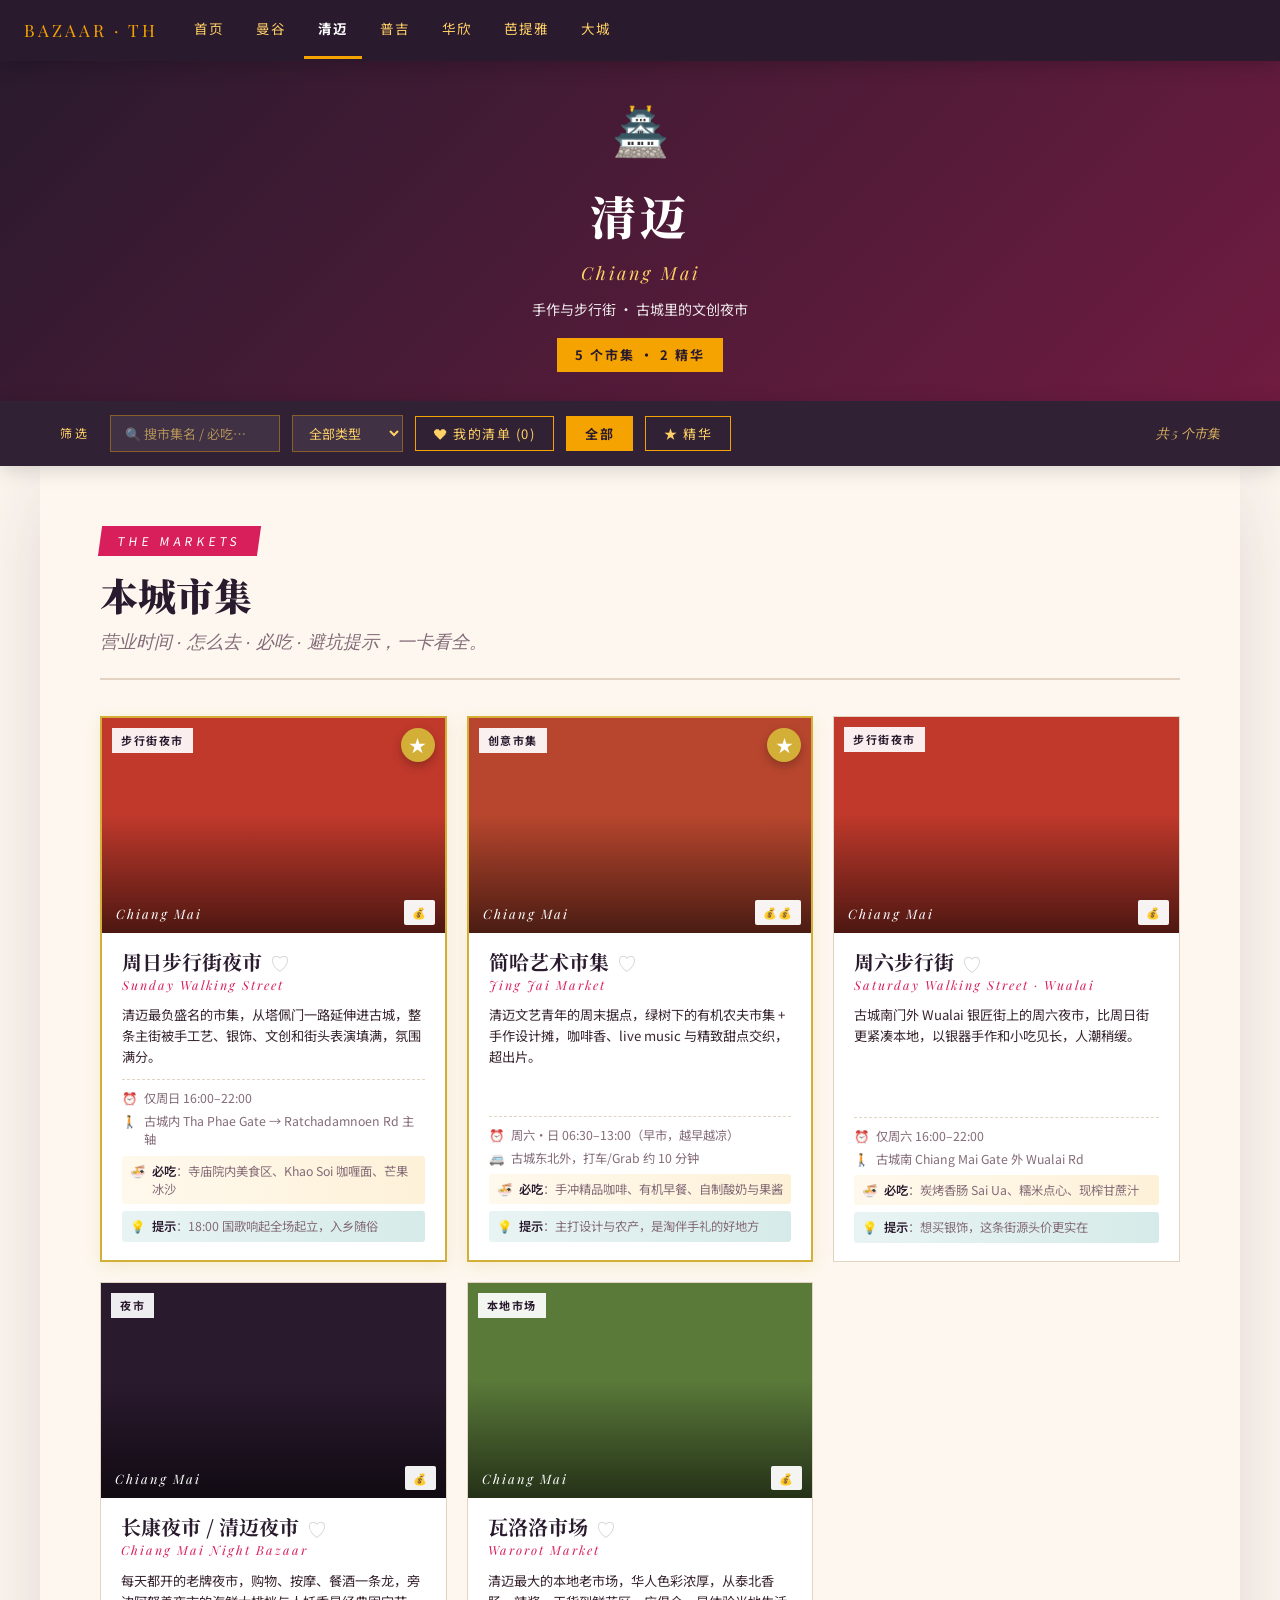
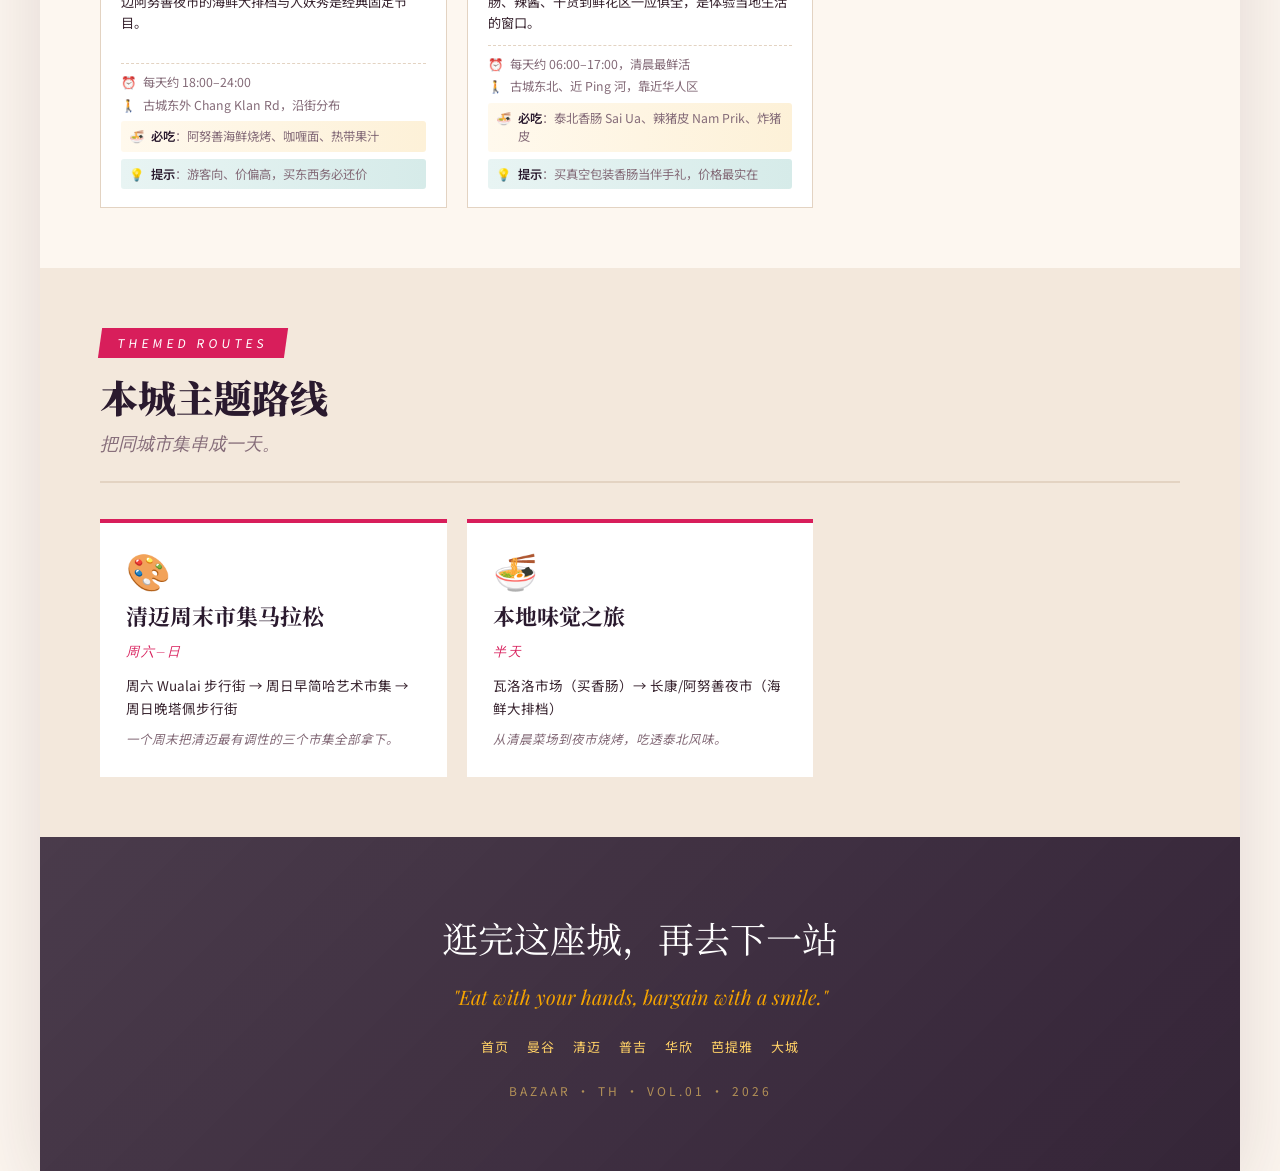
<file: chiangmai.html>
<!DOCTYPE html>
<html lang="zh-CN">
<head>
<meta charset="UTF-8">
<meta name="viewport" content="width=device-width, initial-scale=1.0">
<title>泰国市集攻略</title>
<link rel="preload" as="style" href="https://fonts.googleapis.com/css2?family=Noto+Serif+SC:wght@400;600;900&family=Noto+Sans+SC:wght@300;400;500;700&family=Playfair+Display:ital,wght@0,400;0,700;1,400&display=swap" onload="this.onload=null;this.rel='stylesheet'">
<noscript><link href="https://fonts.googleapis.com/css2?family=Noto+Serif+SC:wght@400;600;900&family=Noto+Sans+SC:wght@300;400;500;700&family=Playfair+Display:ital,wght@0,400;0,700;1,400&display=swap" rel="stylesheet"></noscript>
<link rel="stylesheet" href="styles.css">
</head>
<body data-page="chiangmai">
<nav class="topnav" id="topnav"></nav>

<header class="page-hero">
  <div class="ph-icon" id="ph-icon"></div>
  <h1 id="ph-title"></h1>
  <div class="ph-en" id="ph-en"></div>
  <div class="ph-sub" id="ph-sub"></div>
  <div class="ph-count" id="ph-count"></div>
</header>

<div class="filter-bar">
  <span class="label">筛选</span>
  <input type="text" id="search-input" class="search-input" placeholder="🔍 搜市集名 / 必吃…">
  <select id="type-filter" class="select-input"><option value="all">全部类型</option></select>
  <button class="filter-btn" data-fav="1">❤ 我的清单 (<span id="fav-count">0</span>)</button>
  <button class="filter-btn active" data-cat="all">全部</button>
  <button class="filter-btn" data-cat="highlight">★ 精华</button>
  <span class="filter-info" id="filter-info"></span>
</div>

<div class="magazine">
  <section id="markets">
    <span class="section-tag">The Markets</span>
    <h2 class="section-title">本城市集</h2>
    <p class="section-subtitle">营业时间 · 怎么去 · 必吃 · 避坑提示，一卡看全。</p>
    <div class="dest-grid" id="grid"></div>
  </section>

  <section id="routes" style="background: var(--paper-dark);">
    <span class="section-tag">Themed Routes</span>
    <h2 class="section-title">本城主题路线</h2>
    <p class="section-subtitle">把同城市集串成一天。</p>
    <div class="themed-grid"></div>
  </section>

  <footer>
    <div class="footer-title">逛完这座城，再去下一站</div>
    <div class="footer-quote">"Eat with your hands, bargain with a smile."</div>
    <div class="footer-nav" id="footer-nav"></div>
    <p class="meta">BAZAAR · TH · VOL.01 · 2026</p>
  </footer>
</div>

<script src="data.js"></script>
<script src="app.js"></script>
</body>
</html>
</file>
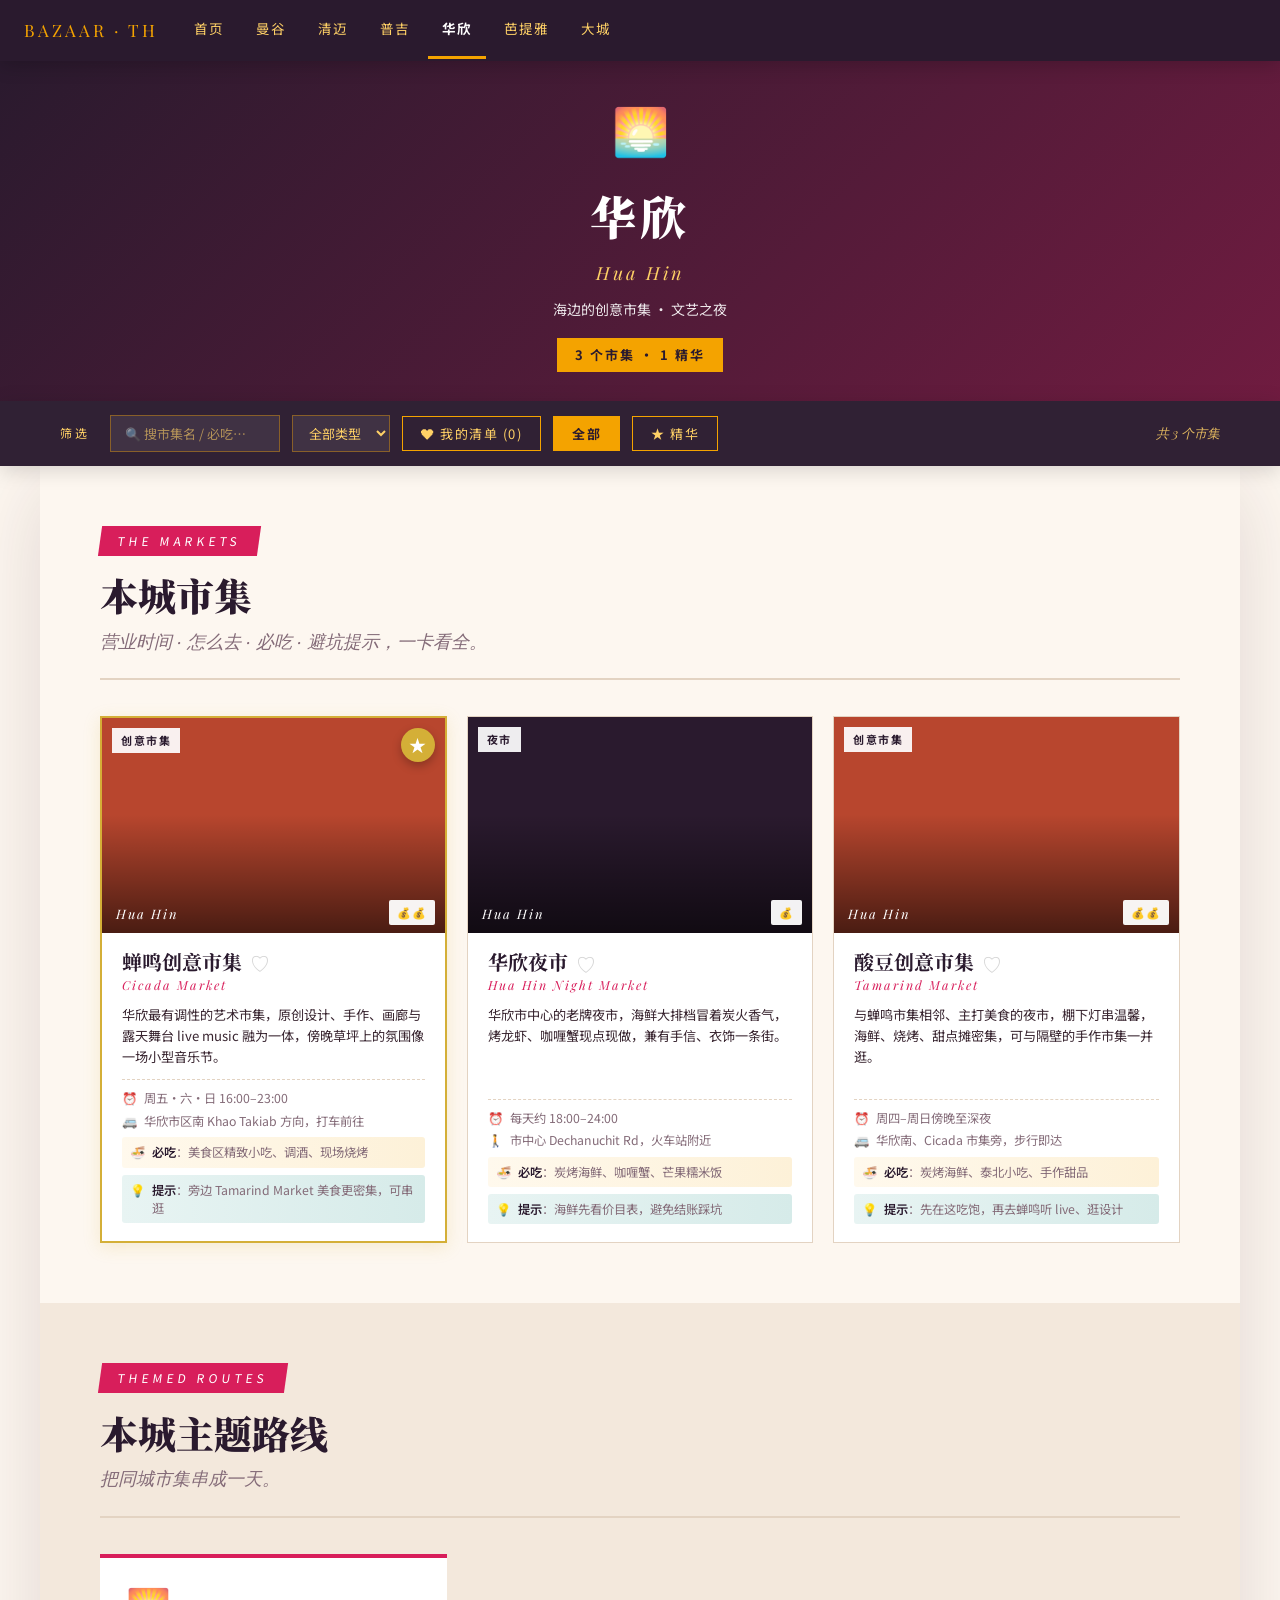
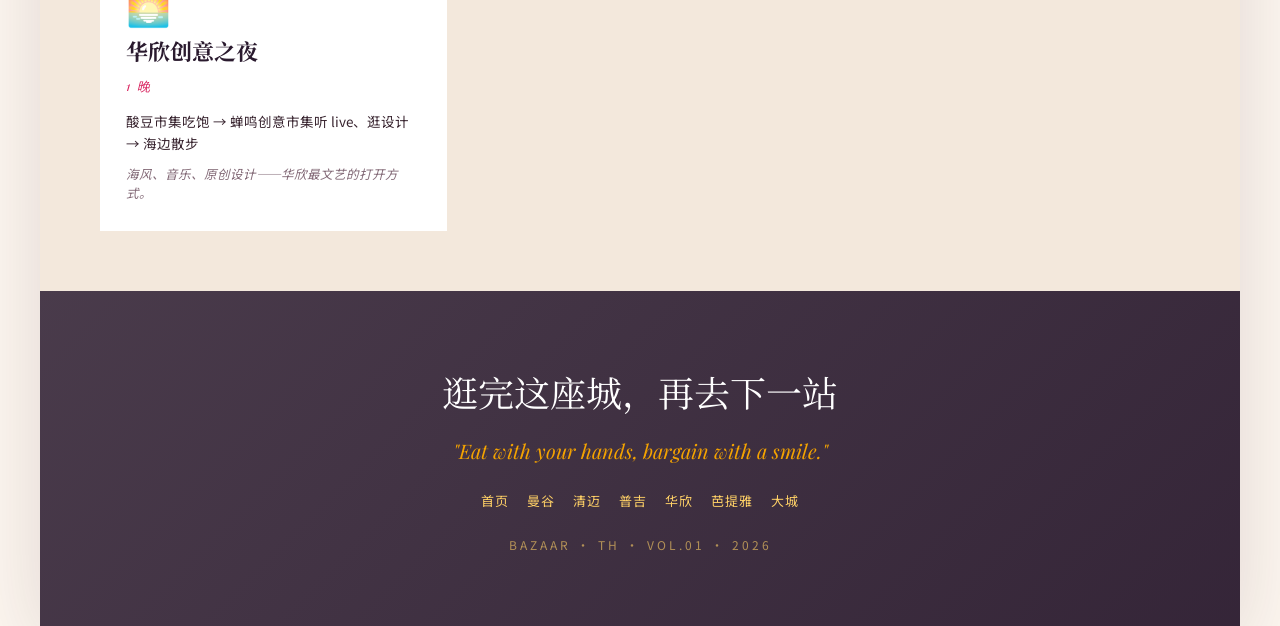
<file: huahin.html>
<!DOCTYPE html>
<html lang="zh-CN">
<head>
<meta charset="UTF-8">
<meta name="viewport" content="width=device-width, initial-scale=1.0">
<title>泰国市集攻略</title>
<link rel="preload" as="style" href="https://fonts.googleapis.com/css2?family=Noto+Serif+SC:wght@400;600;900&family=Noto+Sans+SC:wght@300;400;500;700&family=Playfair+Display:ital,wght@0,400;0,700;1,400&display=swap" onload="this.onload=null;this.rel='stylesheet'">
<noscript><link href="https://fonts.googleapis.com/css2?family=Noto+Serif+SC:wght@400;600;900&family=Noto+Sans+SC:wght@300;400;500;700&family=Playfair+Display:ital,wght@0,400;0,700;1,400&display=swap" rel="stylesheet"></noscript>
<link rel="stylesheet" href="styles.css">
</head>
<body data-page="huahin">
<nav class="topnav" id="topnav"></nav>

<header class="page-hero">
  <div class="ph-icon" id="ph-icon"></div>
  <h1 id="ph-title"></h1>
  <div class="ph-en" id="ph-en"></div>
  <div class="ph-sub" id="ph-sub"></div>
  <div class="ph-count" id="ph-count"></div>
</header>

<div class="filter-bar">
  <span class="label">筛选</span>
  <input type="text" id="search-input" class="search-input" placeholder="🔍 搜市集名 / 必吃…">
  <select id="type-filter" class="select-input"><option value="all">全部类型</option></select>
  <button class="filter-btn" data-fav="1">❤ 我的清单 (<span id="fav-count">0</span>)</button>
  <button class="filter-btn active" data-cat="all">全部</button>
  <button class="filter-btn" data-cat="highlight">★ 精华</button>
  <span class="filter-info" id="filter-info"></span>
</div>

<div class="magazine">
  <section id="markets">
    <span class="section-tag">The Markets</span>
    <h2 class="section-title">本城市集</h2>
    <p class="section-subtitle">营业时间 · 怎么去 · 必吃 · 避坑提示，一卡看全。</p>
    <div class="dest-grid" id="grid"></div>
  </section>

  <section id="routes" style="background: var(--paper-dark);">
    <span class="section-tag">Themed Routes</span>
    <h2 class="section-title">本城主题路线</h2>
    <p class="section-subtitle">把同城市集串成一天。</p>
    <div class="themed-grid"></div>
  </section>

  <footer>
    <div class="footer-title">逛完这座城，再去下一站</div>
    <div class="footer-quote">"Eat with your hands, bargain with a smile."</div>
    <div class="footer-nav" id="footer-nav"></div>
    <p class="meta">BAZAAR · TH · VOL.01 · 2026</p>
  </footer>
</div>

<script src="data.js"></script>
<script src="app.js"></script>
</body>
</html>
</file>
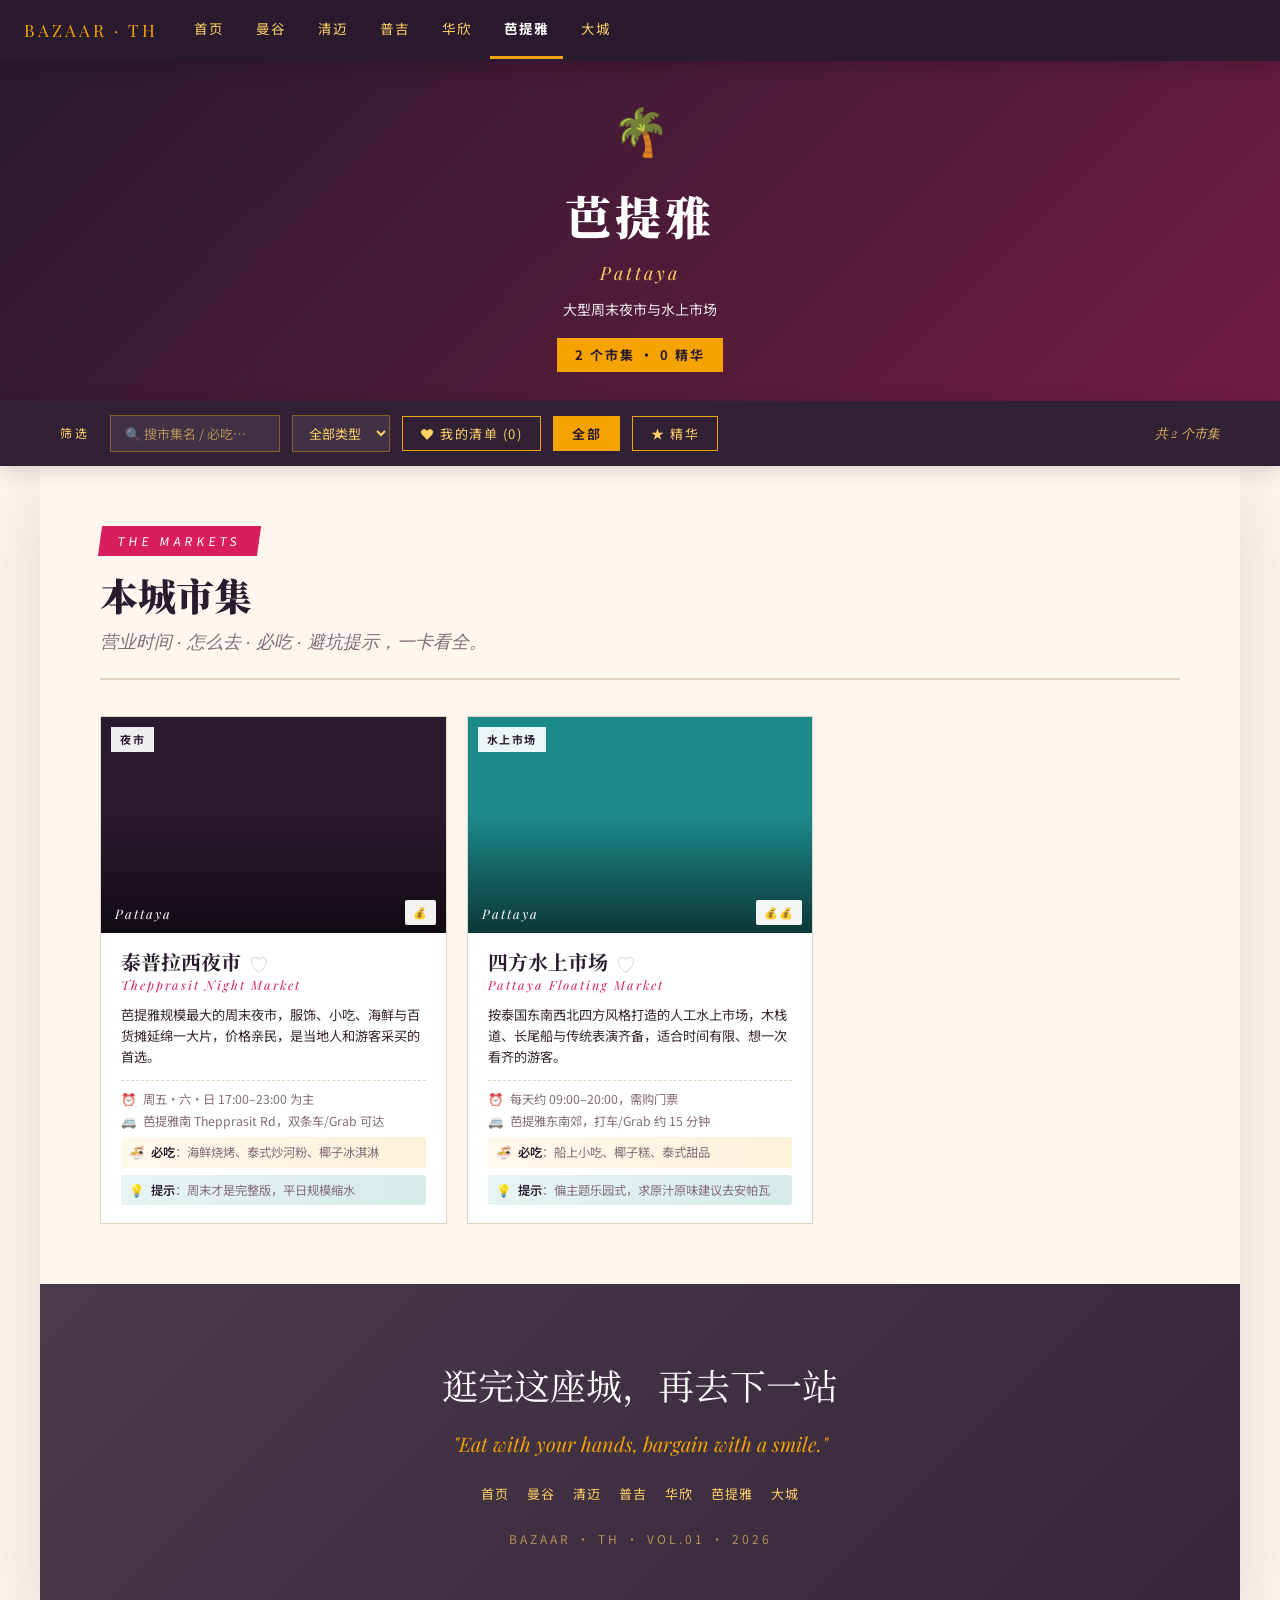
<file: pattaya.html>
<!DOCTYPE html>
<html lang="zh-CN">
<head>
<meta charset="UTF-8">
<meta name="viewport" content="width=device-width, initial-scale=1.0">
<title>泰国市集攻略</title>
<link rel="preload" as="style" href="https://fonts.googleapis.com/css2?family=Noto+Serif+SC:wght@400;600;900&family=Noto+Sans+SC:wght@300;400;500;700&family=Playfair+Display:ital,wght@0,400;0,700;1,400&display=swap" onload="this.onload=null;this.rel='stylesheet'">
<noscript><link href="https://fonts.googleapis.com/css2?family=Noto+Serif+SC:wght@400;600;900&family=Noto+Sans+SC:wght@300;400;500;700&family=Playfair+Display:ital,wght@0,400;0,700;1,400&display=swap" rel="stylesheet"></noscript>
<link rel="stylesheet" href="styles.css">
</head>
<body data-page="pattaya">
<nav class="topnav" id="topnav"></nav>

<header class="page-hero">
  <div class="ph-icon" id="ph-icon"></div>
  <h1 id="ph-title"></h1>
  <div class="ph-en" id="ph-en"></div>
  <div class="ph-sub" id="ph-sub"></div>
  <div class="ph-count" id="ph-count"></div>
</header>

<div class="filter-bar">
  <span class="label">筛选</span>
  <input type="text" id="search-input" class="search-input" placeholder="🔍 搜市集名 / 必吃…">
  <select id="type-filter" class="select-input"><option value="all">全部类型</option></select>
  <button class="filter-btn" data-fav="1">❤ 我的清单 (<span id="fav-count">0</span>)</button>
  <button class="filter-btn active" data-cat="all">全部</button>
  <button class="filter-btn" data-cat="highlight">★ 精华</button>
  <span class="filter-info" id="filter-info"></span>
</div>

<div class="magazine">
  <section id="markets">
    <span class="section-tag">The Markets</span>
    <h2 class="section-title">本城市集</h2>
    <p class="section-subtitle">营业时间 · 怎么去 · 必吃 · 避坑提示，一卡看全。</p>
    <div class="dest-grid" id="grid"></div>
  </section>

  <section id="routes" style="background: var(--paper-dark);">
    <span class="section-tag">Themed Routes</span>
    <h2 class="section-title">本城主题路线</h2>
    <p class="section-subtitle">把同城市集串成一天。</p>
    <div class="themed-grid"></div>
  </section>

  <footer>
    <div class="footer-title">逛完这座城，再去下一站</div>
    <div class="footer-quote">"Eat with your hands, bargain with a smile."</div>
    <div class="footer-nav" id="footer-nav"></div>
    <p class="meta">BAZAAR · TH · VOL.01 · 2026</p>
  </footer>
</div>

<script src="data.js"></script>
<script src="app.js"></script>
</body>
</html>
</file>
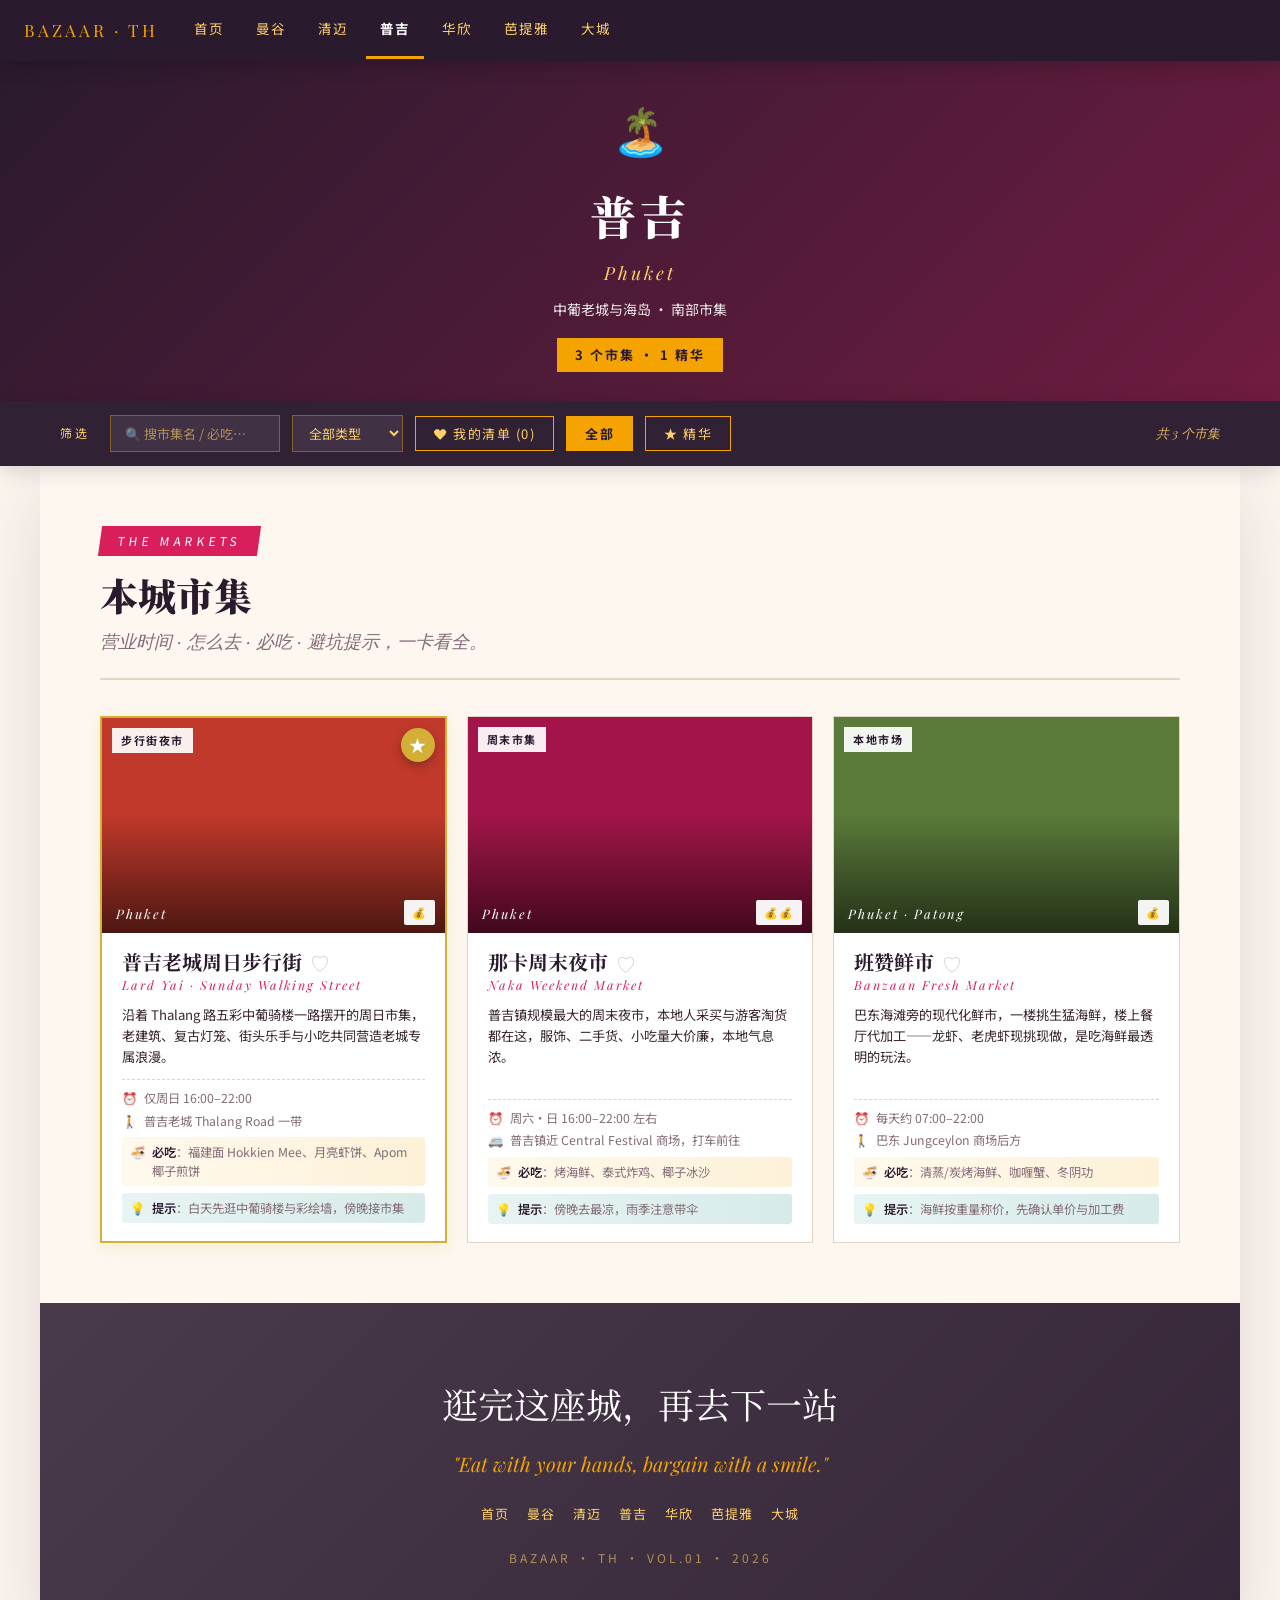
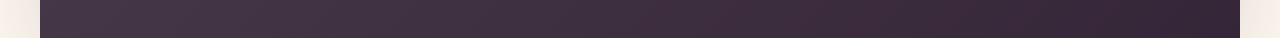
<file: phuket.html>
<!DOCTYPE html>
<html lang="zh-CN">
<head>
<meta charset="UTF-8">
<meta name="viewport" content="width=device-width, initial-scale=1.0">
<title>泰国市集攻略</title>
<link rel="preload" as="style" href="https://fonts.googleapis.com/css2?family=Noto+Serif+SC:wght@400;600;900&family=Noto+Sans+SC:wght@300;400;500;700&family=Playfair+Display:ital,wght@0,400;0,700;1,400&display=swap" onload="this.onload=null;this.rel='stylesheet'">
<noscript><link href="https://fonts.googleapis.com/css2?family=Noto+Serif+SC:wght@400;600;900&family=Noto+Sans+SC:wght@300;400;500;700&family=Playfair+Display:ital,wght@0,400;0,700;1,400&display=swap" rel="stylesheet"></noscript>
<link rel="stylesheet" href="styles.css">
</head>
<body data-page="phuket">
<nav class="topnav" id="topnav"></nav>

<header class="page-hero">
  <div class="ph-icon" id="ph-icon"></div>
  <h1 id="ph-title"></h1>
  <div class="ph-en" id="ph-en"></div>
  <div class="ph-sub" id="ph-sub"></div>
  <div class="ph-count" id="ph-count"></div>
</header>

<div class="filter-bar">
  <span class="label">筛选</span>
  <input type="text" id="search-input" class="search-input" placeholder="🔍 搜市集名 / 必吃…">
  <select id="type-filter" class="select-input"><option value="all">全部类型</option></select>
  <button class="filter-btn" data-fav="1">❤ 我的清单 (<span id="fav-count">0</span>)</button>
  <button class="filter-btn active" data-cat="all">全部</button>
  <button class="filter-btn" data-cat="highlight">★ 精华</button>
  <span class="filter-info" id="filter-info"></span>
</div>

<div class="magazine">
  <section id="markets">
    <span class="section-tag">The Markets</span>
    <h2 class="section-title">本城市集</h2>
    <p class="section-subtitle">营业时间 · 怎么去 · 必吃 · 避坑提示，一卡看全。</p>
    <div class="dest-grid" id="grid"></div>
  </section>

  <section id="routes" style="background: var(--paper-dark);">
    <span class="section-tag">Themed Routes</span>
    <h2 class="section-title">本城主题路线</h2>
    <p class="section-subtitle">把同城市集串成一天。</p>
    <div class="themed-grid"></div>
  </section>

  <footer>
    <div class="footer-title">逛完这座城，再去下一站</div>
    <div class="footer-quote">"Eat with your hands, bargain with a smile."</div>
    <div class="footer-nav" id="footer-nav"></div>
    <p class="meta">BAZAAR · TH · VOL.01 · 2026</p>
  </footer>
</div>

<script src="data.js"></script>
<script src="app.js"></script>
</body>
</html>
</file>
<file: thai-market-guide/styles.css>
:root {
  --primary: #d81e5b;       /* 兰花洋红 · 泰式出租车色 */
  --primary-dark: #a3154a;
  --accent: #f4a300;        /* 万寿菊 · 藏红花 */
  --accent-light: #ffd166;
  --gold: #d4af37;          /* 庙宇金 */
  --teal: #1d8a8a;
  --green: #2e7d4f;
  --blue: #2a6f97;
  --dark: #2a1a2e;          /* 深紫檀 */
  --paper: #fdf7f0;
  --paper-dark: #f3e8dc;
  --text: #38242f;
  --muted: #846b78;
  --line: #e3d3c2;
}
* { box-sizing: border-box; margin: 0; padding: 0; }
body { font-family: 'Noto Sans SC', -apple-system, BlinkMacSystemFont, 'PingFang SC', 'Hiragino Sans GB', 'Microsoft YaHei', sans-serif; background: var(--paper); color: var(--text); line-height: 1.7; font-size: 15px; }
img { display: block; max-width: 100%; }
a { color: inherit; text-decoration: none; }
.magazine { max-width: 1200px; margin: 0 auto; background: var(--paper); box-shadow: 0 20px 80px rgba(60, 30, 40, 0.15); }

/* ===== TOP NAV ===== */
.topnav { position: sticky; top: 0; z-index: 200; background: var(--dark); display: flex; align-items: center; gap: 4px; padding: 0 24px; overflow-x: auto; box-shadow: 0 4px 20px rgba(0,0,0,0.2); }
.topnav .brand { font-family: 'Playfair Display', Georgia, serif; color: var(--accent); font-size: 17px; letter-spacing: 3px; padding: 16px 18px 16px 0; white-space: nowrap; }
.topnav a.nav-link { color: var(--accent-light); font-size: 13.5px; letter-spacing: 1px; padding: 16px 14px; white-space: nowrap; border-bottom: 3px solid transparent; transition: all 0.2s; }
.topnav a.nav-link:hover { background: rgba(244,163,0,0.12); }
.topnav a.nav-link.active { color: #fff; border-bottom-color: var(--accent); font-weight: 700; }

/* ===== HERO ===== */
.hero {
  position: relative; height: 560px;
  background: linear-gradient(135deg, rgba(42, 26, 46, 0.65), rgba(216, 30, 91, 0.42)),
              url('https://images.unsplash.com/photo-1528181304800-259b08848526?w=1600&q=80') center/cover;
  background-color: #2a1a2e;
  display: flex; flex-direction: column; justify-content: center; align-items: center;
  color: #fff; text-align: center; padding: 60px 40px;
}
.hero::before { content: ''; position: absolute; inset: 24px; border: 2px solid rgba(255,255,255,0.4); pointer-events: none; }
.hero-eyebrow { font-family: 'Playfair Display', Georgia, serif; font-style: italic; font-size: 17px; letter-spacing: 4px; text-transform: uppercase; margin-bottom: 18px; opacity: 0.9; }
.hero h1 { font-family: 'Noto Serif SC', 'PingFang SC', 'Microsoft YaHei', serif; font-size: 58px; font-weight: 900; letter-spacing: 5px; margin-bottom: 8px; text-shadow: 0 4px 20px rgba(0,0,0,0.3); }
.hero h2 { font-family: 'Playfair Display', Georgia, serif; font-size: 21px; font-style: italic; letter-spacing: 2px; opacity: 0.95; margin-bottom: 14px; }
.hero .from-tag { display: inline-block; border: 1.5px solid var(--accent); color: var(--accent-light); padding: 8px 22px; font-size: 12px; letter-spacing: 4px; margin-top: 12px; }
.hero-stats { display: flex; gap: 40px; margin-top: 26px; flex-wrap: wrap; justify-content: center; }
.hero-stats .stat .num { font-family: 'Playfair Display', Georgia, serif; font-size: 32px; font-weight: 700; color: var(--accent-light); }
.hero-stats .stat .label { font-size: 11px; letter-spacing: 3px; text-transform: uppercase; opacity: 0.85; }

/* ===== PAGE HERO (city pages) ===== */
.page-hero { position: relative; height: 340px; background-size: cover; background-position: center; background-color: var(--dark); display: flex; flex-direction: column; justify-content: center; align-items: center; color: #fff; text-align: center; padding: 40px; }
.page-hero::after { content: ''; position: absolute; inset: 0; background: linear-gradient(135deg, rgba(42,26,46,0.7), rgba(216,30,91,0.4)); }
.page-hero > * { position: relative; z-index: 2; }
.page-hero .ph-icon { font-size: 46px; margin-bottom: 8px; }
.page-hero h1 { font-family: 'Noto Serif SC', 'PingFang SC', 'Microsoft YaHei', serif; font-size: 46px; font-weight: 900; letter-spacing: 4px; }
.page-hero .ph-en { font-family: 'Playfair Display', Georgia, serif; font-style: italic; font-size: 18px; letter-spacing: 3px; color: var(--accent-light); margin-top: 4px; }
.page-hero .ph-sub { font-size: 14px; opacity: 0.9; margin-top: 10px; max-width: 620px; }
.page-hero .ph-count { margin-top: 16px; background: var(--accent); color: var(--dark); padding: 6px 18px; font-size: 13px; font-weight: 700; letter-spacing: 2px; }

.issue-bar { background: var(--dark); color: var(--accent-light); padding: 16px 60px; display: flex; justify-content: space-between; align-items: center; font-size: 13px; letter-spacing: 2px; text-transform: uppercase; }
.issue-bar .logo { font-family: 'Playfair Display', Georgia, serif; font-size: 18px; color: var(--accent); letter-spacing: 4px; }

/* ===== EDITOR ===== */
.editor-note { background: linear-gradient(135deg, #fff9ed 0%, #fde6ee 100%); padding: 45px 55px; margin: 40px 60px; border-left: 6px solid var(--accent); position: relative; box-shadow: 0 10px 30px rgba(0,0,0,0.06); }
.editor-note::before { content: '"'; position: absolute; top: -10px; left: 30px; font-family: 'Playfair Display', Georgia, serif; font-size: 110px; color: var(--accent); opacity: 0.3; line-height: 1; }
.editor-note p { font-family: 'Noto Serif SC', 'PingFang SC', 'Microsoft YaHei', serif; font-size: 16px; line-height: 1.85; margin-bottom: 10px; }
.editor-note .signature { font-family: 'Playfair Display', Georgia, serif; font-style: italic; margin-top: 18px; text-align: right; color: var(--primary); font-size: 18px; }

/* ===== FILTER BAR ===== */
.filter-bar { position: sticky; top: 52px; z-index: 100; background: rgba(42,26,46,0.97); padding: 14px 60px; display: flex; gap: 12px; align-items: center; box-shadow: 0 4px 20px rgba(0,0,0,0.15); flex-wrap: wrap; }
.filter-bar .label { color: var(--accent-light); font-size: 12px; letter-spacing: 3px; margin-right: 8px; text-transform: uppercase; }
.filter-btn { background: transparent; border: 1.5px solid var(--accent); color: var(--accent-light); padding: 7px 18px; font-family: inherit; font-size: 13px; letter-spacing: 1.5px; cursor: pointer; transition: all 0.2s; }
.filter-btn:hover { background: rgba(244,163,0,0.15); }
.filter-btn.active { background: var(--accent); color: var(--dark); font-weight: 700; }
.filter-info { margin-left: auto; color: var(--accent-light); font-size: 13px; font-family: 'Playfair Display', Georgia, serif; font-style: italic; opacity: 0.85; }
.search-input { background: rgba(255,255,255,0.08); border: 1.5px solid rgba(244,163,0,0.4); color: #fff; padding: 8px 14px; font-family: inherit; font-size: 13px; min-width: 170px; }
.search-input::placeholder { color: rgba(255,209,102,0.6); }
.search-input:focus { outline: none; border-color: var(--accent); background: rgba(255,255,255,0.12); }
.select-input { background: rgba(255,255,255,0.08); border: 1.5px solid rgba(244,163,0,0.4); color: var(--accent-light); padding: 7px 12px; font-family: inherit; font-size: 13px; cursor: pointer; }
.select-input option { background: var(--dark); color: var(--accent-light); }

/* ===== SECTION ===== */
section { padding: 60px 60px; }
.section-tag { display: inline-block; background: var(--primary); color: #fff; padding: 5px 18px; font-size: 12px; letter-spacing: 4px; text-transform: uppercase; margin-bottom: 16px; transform: skewX(-8deg); }
.section-title { font-family: 'Noto Serif SC', 'PingFang SC', 'Microsoft YaHei', serif; font-size: 38px; font-weight: 900; color: var(--dark); margin-bottom: 8px; line-height: 1.2; }
.section-subtitle { font-family: 'Playfair Display', Georgia, serif; font-style: italic; font-size: 18px; color: var(--muted); margin-bottom: 36px; border-bottom: 2px solid var(--line); padding-bottom: 22px; }

/* ===== CITY TILES (home) ===== */
.city-tiles { display: grid; grid-template-columns: repeat(3, 1fr); gap: 22px; }
.city-tile { position: relative; display: block; aspect-ratio: 4/3; border-radius: 4px; overflow: hidden; background-size: cover; background-position: center; background-color: var(--dark); color: #fff; transition: transform 0.3s, box-shadow 0.3s; }
@supports not (aspect-ratio: 1) { .city-tile { height: 0; padding-bottom: 75%; } }
.city-tile:hover { transform: translateY(-5px); box-shadow: 0 18px 44px rgba(0,0,0,0.18); }
.city-tile::after { content: ''; position: absolute; inset: 0; background: linear-gradient(160deg, rgba(42,26,46,0.25) 0%, rgba(42,26,46,0.85) 100%); }
.city-tile .ct-inner { position: absolute; inset: 0; z-index: 2; padding: 24px; display: flex; flex-direction: column; justify-content: flex-end; }
.city-tile .ct-icon { position: absolute; top: 18px; left: 22px; font-size: 34px; }
.city-tile .ct-count { position: absolute; top: 22px; right: 22px; background: var(--accent); color: var(--dark); padding: 4px 12px; font-size: 12px; font-weight: 700; letter-spacing: 1px; border-radius: 2px; }
.city-tile h3 { font-family: 'Noto Serif SC', 'PingFang SC', 'Microsoft YaHei', serif; font-size: 28px; font-weight: 900; letter-spacing: 2px; }
.city-tile .ct-en { font-family: 'Playfair Display', Georgia, serif; font-style: italic; color: var(--accent-light); font-size: 14px; letter-spacing: 2px; margin: 2px 0 6px; }
.city-tile .ct-sub { font-size: 12.5px; opacity: 0.9; }
.city-tile .ct-go { margin-top: 12px; font-size: 12px; letter-spacing: 2px; color: var(--accent-light); }

/* ===== DEST GRID ===== */
.dest-grid { display: grid; grid-template-columns: repeat(3, 1fr); gap: 20px; }
.dest-card { background: #fff; border: 1px solid var(--line); overflow: hidden; transition: all 0.3s; display: flex; flex-direction: column; position: relative; }
.dest-card:hover { transform: translateY(-4px); box-shadow: 0 15px 40px rgba(0,0,0,0.1); }
.dest-card.is-highlight { border: 2px solid var(--gold); box-shadow: 0 4px 16px rgba(212,175,55,0.18); }
@supports not (aspect-ratio: 1) { .dest-img { height: 0; padding-bottom: 62.5%; aspect-ratio: auto; } }
.dest-img { aspect-ratio: 16/10; background-size: cover; background-position: center; position: relative; display: flex; align-items: center; justify-content: center; }
.dest-img.c-weekend  { background-color: #a3154a; }
.dest-img.c-night    { background-color: #2a1a2e; }
.dest-img.c-floating { background-color: #1d8a8a; }
.dest-img.c-railway  { background-color: #6b4226; }
.dest-img.c-creative { background-color: #b8462e; }
.dest-img.c-walking  { background-color: #c0392b; }
.dest-img.c-food     { background-color: #962d20; }
.dest-img.c-indoor   { background-color: #2a6f97; }
.dest-img.c-local    { background-color: #5a7a3a; }
.dest-img::after { content: ''; position: absolute; inset: 0; background: linear-gradient(180deg, transparent 45%, rgba(0,0,0,0.6) 100%); pointer-events: none; z-index: 1; }
.dest-star { position: absolute; top: 10px; right: 10px; background: var(--gold); color: #fff; width: 34px; height: 34px; border-radius: 50%; display: flex; align-items: center; justify-content: center; font-size: 17px; z-index: 3; box-shadow: 0 4px 10px rgba(0,0,0,0.25); font-weight: 700; }
.dest-type { position: absolute; top: 10px; left: 10px; background: rgba(255,255,255,0.92); color: var(--dark); padding: 3px 9px; font-size: 11px; letter-spacing: 1.5px; z-index: 3; font-weight: 700; }
.dest-state { position: absolute; bottom: 8px; left: 14px; color: #fff; font-family: 'Playfair Display', Georgia, serif; font-style: italic; font-size: 13px; letter-spacing: 2px; z-index: 3; }
.budget-badge { position: absolute; bottom: 8px; right: 10px; background: rgba(255,255,255,0.95); color: var(--primary-dark); padding: 3px 8px; font-size: 11px; letter-spacing: 1px; z-index: 3; font-weight: 700; border-radius: 2px; }
.dest-body { padding: 16px 20px 18px; flex: 1; display: flex; flex-direction: column; }
.dest-body h4 { font-family: 'Noto Serif SC', 'PingFang SC', 'Microsoft YaHei', serif; font-size: 20px; color: var(--dark); margin-bottom: 2px; line-height: 1.3; }
.dest-body h4 .en { display: block; font-family: 'Playfair Display', Georgia, serif; font-style: italic; font-size: 12.5px; color: var(--primary); margin-top: 2px; letter-spacing: 2px; font-weight: 400; }
.dest-body p { font-size: 13.2px; line-height: 1.6; margin: 9px 0 12px; color: var(--text); }
.fav-btn { background: none; border: none; cursor: pointer; font-size: 20px; line-height: 1; padding: 0 0 0 8px; vertical-align: middle; transition: transform 0.2s; opacity: 0.5; }
.fav-btn:hover { transform: scale(1.2); opacity: 1; }
.fav-btn.active { opacity: 1; }
.dest-meta { margin-top: auto; border-top: 1px dashed var(--line); padding-top: 9px; display: flex; flex-direction: column; gap: 4px; }
.dest-meta .row { font-size: 12.3px; color: var(--muted); display: flex; align-items: flex-start; gap: 6px; line-height: 1.5; }
.dest-meta .row .ic { color: var(--primary); flex-shrink: 0; font-weight: 700; min-width: 16px; }
.dest-meta .row strong { color: var(--dark); font-weight: 600; }
.dest-meta .row.eat { background: linear-gradient(90deg, #fff9ed 0%, #fdf1d8 100%); padding: 6px 8px; border-radius: 3px; margin-top: 3px; }
.dest-meta .row.eat .ic { color: var(--gold); }
.dest-meta .row.tip { background: linear-gradient(90deg, #e8f4f3 0%, #d6ebe9 100%); padding: 6px 8px; border-radius: 3px; margin-top: 3px; }
.dest-meta .row.tip .ic { color: var(--teal); }
.no-result { grid-column: 1/-1; text-align: center; color: var(--muted); font-style: italic; padding: 40px 0; }

/* ===== OVERVIEW ===== */
.overview-grid { display: grid; grid-template-columns: repeat(4, 1fr); border-top: 2px solid var(--dark); border-bottom: 2px solid var(--dark); }
.ov { padding: 22px 18px; text-align: center; border-right: 1px solid var(--line); }
.ov:last-child { border-right: none; }
.ov .icon { font-size: 26px; margin-bottom: 6px; }
.ov .label { font-size: 11px; letter-spacing: 3px; color: var(--muted); text-transform: uppercase; margin-bottom: 4px; }
.ov .value { font-family: 'Noto Serif SC', 'PingFang SC', 'Microsoft YaHei', serif; font-size: 16px; font-weight: 600; color: var(--dark); }

/* ===== THEMED ROUTE ===== */
.themed-grid { display: grid; grid-template-columns: repeat(3, 1fr); gap: 20px; }
.theme-card { background: #fff; padding: 28px 26px; border-top: 4px solid var(--primary); }
.theme-card .icon { font-size: 36px; margin-bottom: 10px; line-height: 1; }
.theme-card h4 { font-family: 'Noto Serif SC', 'PingFang SC', 'Microsoft YaHei', serif; font-size: 22px; color: var(--dark); margin-bottom: 6px; }
.theme-card .duration { font-family: 'Playfair Display', Georgia, serif; font-style: italic; color: var(--primary); font-size: 13px; margin-bottom: 12px; letter-spacing: 2px; }
.theme-card .route { font-size: 13.5px; line-height: 1.7; color: var(--text); margin-bottom: 10px; }
.theme-card .why { font-size: 12.5px; color: var(--muted); font-style: italic; line-height: 1.5; }

/* ===== MAP ===== */
.map-section { padding: 50px 60px 20px; background: linear-gradient(180deg, var(--paper) 0%, var(--paper-dark) 100%); }
.map-wrap { background: #fff; padding: 30px; border: 1px solid var(--line); position: relative; }
.map-wrap h3 { font-family: 'Noto Serif SC', 'PingFang SC', 'Microsoft YaHei', serif; font-size: 22px; color: var(--dark); margin-bottom: 6px; }
.map-wrap .map-hint { font-family: 'Playfair Display', Georgia, serif; font-style: italic; color: var(--muted); font-size: 13px; margin-bottom: 18px; }
.th-map { width: 100%; height: auto; display: block; max-width: 600px; margin: 0 auto; }
.th-region { fill: #f4eddd; stroke: #8b6f4e; stroke-width: 1.5; }
.th-region-label { font-family: 'Playfair Display', Georgia, serif; font-style: italic; fill: #7a6855; font-size: 13px; letter-spacing: 2px; }
.th-sea { fill: #d6e8e9; }
.th-pin { fill: var(--primary); cursor: pointer; transition: all 0.2s; }
.th-pin:hover { fill: var(--gold); }
.th-pin-star { fill: var(--gold); cursor: pointer; }
.th-pin-home { fill: var(--primary); stroke: #fff; stroke-width: 2; cursor: pointer; }
.th-pin-label { font-family: 'Noto Sans SC', sans-serif; font-size: 12px; fill: var(--dark); cursor: pointer; }
.th-pin-label.home { font-weight: 700; fill: var(--primary); font-size: 13px; }

/* ===== TIPS ===== */
.tip-grid { display: grid; grid-template-columns: repeat(2, 1fr); gap: 20px; }
.tip-block { background: #fff; padding: 26px 28px; border-top: 4px solid var(--primary); }
.tip-block.do { border-top-color: var(--teal); }
.tip-block.dont { border-top-color: var(--primary); }
.tip-block h4 { font-family: 'Noto Serif SC', 'PingFang SC', 'Microsoft YaHei', serif; font-size: 20px; color: var(--dark); margin-bottom: 14px; display: flex; align-items: center; gap: 8px; }
.tip-block ul { list-style: none; padding-left: 0; }
.tip-block ul li { padding: 7px 0; padding-left: 22px; font-size: 13.5px; position: relative; line-height: 1.6; }
.tip-block.do ul li::before { content: '✓'; position: absolute; left: 0; color: var(--teal); font-weight: 700; }
.tip-block.dont ul li::before { content: '✗'; position: absolute; left: 0; color: var(--primary); font-weight: 700; }

/* ===== CALENDAR ===== */
.calendar { display: grid; grid-template-columns: repeat(4, 1fr); gap: 14px; }
.cal { background: #fff; padding: 18px 18px; border-left: 4px solid var(--accent); }
.cal .month { font-family: 'Playfair Display', Georgia, serif; font-style: italic; color: var(--muted); font-size: 13px; letter-spacing: 2px; }
.cal h5 { font-family: 'Noto Serif SC', 'PingFang SC', 'Microsoft YaHei', serif; font-size: 17px; margin: 3px 0 6px; color: var(--dark); }
.cal p { font-size: 12.5px; color: var(--text); line-height: 1.5; }

/* ===== FOOTER ===== */
footer { background: linear-gradient(135deg, rgba(42,26,46,0.85), rgba(42,26,46,0.95)), url('https://images.unsplash.com/photo-1563492065599-3520f775eeed?w=1400&q=80') center/cover; color: var(--accent-light); padding: 70px 60px; text-align: center; }
footer .footer-title { font-family: 'Noto Serif SC', 'PingFang SC', 'Microsoft YaHei', serif; font-size: 36px; color: #fff; margin-bottom: 12px; }
footer .footer-quote { font-family: 'Playfair Display', Georgia, serif; font-style: italic; font-size: 20px; color: var(--accent); margin-bottom: 22px; }
footer .footer-nav { display: flex; gap: 18px; justify-content: center; flex-wrap: wrap; margin-bottom: 22px; }
footer .footer-nav a { color: var(--accent-light); font-size: 13px; letter-spacing: 1px; border-bottom: 1px solid transparent; }
footer .footer-nav a:hover { border-bottom-color: var(--accent); }
footer .meta { font-size: 12px; letter-spacing: 3px; opacity: 0.6; }

.dest-card.hide { display: none; }

/* RESPONSIVE */
@media (max-width: 900px) {
  .hero h1 { font-size: 36px; letter-spacing: 2px; }
  .hero h2 { font-size: 16px; }
  .page-hero h1 { font-size: 32px; }
  .hero-stats { gap: 20px; }
  .hero-stats .stat .num { font-size: 24px; }
  section { padding: 50px 22px; }
  .section-title { font-size: 28px; }
  .editor-note { margin: 30px 22px; padding: 26px; }
  .filter-bar { padding: 14px 22px; }
  .filter-bar .filter-info { width: 100%; margin-left: 0; text-align: right; }
  .dest-grid, .themed-grid, .tip-grid, .city-tiles { grid-template-columns: 1fr; }
  .overview-grid, .calendar { grid-template-columns: repeat(2, 1fr); }
  .issue-bar { padding: 12px 22px; flex-direction: column; gap: 6px; }
}
@media (max-width: 600px) {
  .topnav { padding: 0 12px; }
  .topnav .brand { font-size: 15px; padding-right: 12px; }
  .topnav a.nav-link { padding: 14px 10px; font-size: 12.5px; }
  .filter-bar { padding: 10px 12px; gap: 6px; position: static; }
  .search-input { font-size: 14px; min-width: 100%; flex: 1 0 100%; margin-bottom: 6px; }
  .filter-btn { padding: 6px 10px; font-size: 11px; letter-spacing: 1px; }
  .select-input { padding: 5px 8px; font-size: 12px; flex: 1; min-width: 0; }
  .filter-info { display: none; }
  .hero h1 { font-size: 30px; letter-spacing: 1px; }
  .hero h2 { font-size: 14px; }
  .hero { height: auto; min-height: 440px; padding: 50px 20px; }
  .page-hero { height: 260px; }
  .page-hero h1 { font-size: 28px; }
  .hero-stats .stat .num { font-size: 22px; }
  .map-section { padding: 30px 12px; }
  .map-wrap { padding: 16px; }
  .editor-note { margin: 20px 12px; padding: 22px; }
  .editor-note p { font-size: 14px; }
  section { padding: 40px 14px; }
  .section-title { font-size: 22px; }
  .section-subtitle { font-size: 14px; padding-bottom: 14px; margin-bottom: 22px; }
  .dest-grid, .city-tiles { gap: 16px; }
  .dest-body { padding: 14px 16px 14px; }
  .dest-body h4 { font-size: 18px; }
  .themed-grid, .tip-grid { grid-template-columns: 1fr !important; gap: 14px; }
  .calendar { grid-template-columns: 1fr; gap: 10px; }
  .overview-grid { grid-template-columns: repeat(2, 1fr); }
  .ov { padding: 16px 10px; }
  .ov .value { font-size: 13px; }
  footer { padding: 50px 20px; }
  footer .footer-title { font-size: 28px; }
}
</file>
<file: styles.css>
:root {
  --primary: #d81e5b;       /* 兰花洋红 · 泰式出租车色 */
  --primary-dark: #a3154a;
  --accent: #f4a300;        /* 万寿菊 · 藏红花 */
  --accent-light: #ffd166;
  --gold: #d4af37;          /* 庙宇金 */
  --teal: #1d8a8a;
  --green: #2e7d4f;
  --blue: #2a6f97;
  --dark: #2a1a2e;          /* 深紫檀 */
  --paper: #fdf7f0;
  --paper-dark: #f3e8dc;
  --text: #38242f;
  --muted: #846b78;
  --line: #e3d3c2;
}
* { box-sizing: border-box; margin: 0; padding: 0; }
body { font-family: 'Noto Sans SC', -apple-system, BlinkMacSystemFont, 'PingFang SC', 'Hiragino Sans GB', 'Microsoft YaHei', sans-serif; background: var(--paper); color: var(--text); line-height: 1.7; font-size: 15px; }
img { display: block; max-width: 100%; }
a { color: inherit; text-decoration: none; }
.magazine { max-width: 1200px; margin: 0 auto; background: var(--paper); box-shadow: 0 20px 80px rgba(60, 30, 40, 0.15); }

/* ===== TOP NAV ===== */
.topnav { position: sticky; top: 0; z-index: 200; background: var(--dark); display: flex; align-items: center; gap: 4px; padding: 0 24px; overflow-x: auto; box-shadow: 0 4px 20px rgba(0,0,0,0.2); }
.topnav .brand { font-family: 'Playfair Display', Georgia, serif; color: var(--accent); font-size: 17px; letter-spacing: 3px; padding: 16px 18px 16px 0; white-space: nowrap; }
.topnav a.nav-link { color: var(--accent-light); font-size: 13.5px; letter-spacing: 1px; padding: 16px 14px; white-space: nowrap; border-bottom: 3px solid transparent; transition: all 0.2s; }
.topnav a.nav-link:hover { background: rgba(244,163,0,0.12); }
.topnav a.nav-link.active { color: #fff; border-bottom-color: var(--accent); font-weight: 700; }

/* ===== HERO ===== */
.hero {
  position: relative; height: 560px;
  background: linear-gradient(135deg, rgba(42, 26, 46, 0.65), rgba(216, 30, 91, 0.42)),
              url('https://images.unsplash.com/photo-1528181304800-259b08848526?w=1600&q=80') center/cover;
  background-color: #2a1a2e;
  display: flex; flex-direction: column; justify-content: center; align-items: center;
  color: #fff; text-align: center; padding: 60px 40px;
}
.hero::before { content: ''; position: absolute; inset: 24px; border: 2px solid rgba(255,255,255,0.4); pointer-events: none; }
.hero-eyebrow { font-family: 'Playfair Display', Georgia, serif; font-style: italic; font-size: 17px; letter-spacing: 4px; text-transform: uppercase; margin-bottom: 18px; opacity: 0.9; }
.hero h1 { font-family: 'Noto Serif SC', 'PingFang SC', 'Microsoft YaHei', serif; font-size: 58px; font-weight: 900; letter-spacing: 5px; margin-bottom: 8px; text-shadow: 0 4px 20px rgba(0,0,0,0.3); }
.hero h2 { font-family: 'Playfair Display', Georgia, serif; font-size: 21px; font-style: italic; letter-spacing: 2px; opacity: 0.95; margin-bottom: 14px; }
.hero .from-tag { display: inline-block; border: 1.5px solid var(--accent); color: var(--accent-light); padding: 8px 22px; font-size: 12px; letter-spacing: 4px; margin-top: 12px; }
.hero-stats { display: flex; gap: 40px; margin-top: 26px; flex-wrap: wrap; justify-content: center; }
.hero-stats .stat .num { font-family: 'Playfair Display', Georgia, serif; font-size: 32px; font-weight: 700; color: var(--accent-light); }
.hero-stats .stat .label { font-size: 11px; letter-spacing: 3px; text-transform: uppercase; opacity: 0.85; }

/* ===== PAGE HERO (city pages) ===== */
.page-hero { position: relative; height: 340px; background-size: cover; background-position: center; background-color: var(--dark); display: flex; flex-direction: column; justify-content: center; align-items: center; color: #fff; text-align: center; padding: 40px; }
.page-hero::after { content: ''; position: absolute; inset: 0; background: linear-gradient(135deg, rgba(42,26,46,0.7), rgba(216,30,91,0.4)); }
.page-hero > * { position: relative; z-index: 2; }
.page-hero .ph-icon { font-size: 46px; margin-bottom: 8px; }
.page-hero h1 { font-family: 'Noto Serif SC', 'PingFang SC', 'Microsoft YaHei', serif; font-size: 46px; font-weight: 900; letter-spacing: 4px; }
.page-hero .ph-en { font-family: 'Playfair Display', Georgia, serif; font-style: italic; font-size: 18px; letter-spacing: 3px; color: var(--accent-light); margin-top: 4px; }
.page-hero .ph-sub { font-size: 14px; opacity: 0.9; margin-top: 10px; max-width: 620px; }
.page-hero .ph-count { margin-top: 16px; background: var(--accent); color: var(--dark); padding: 6px 18px; font-size: 13px; font-weight: 700; letter-spacing: 2px; }

.issue-bar { background: var(--dark); color: var(--accent-light); padding: 16px 60px; display: flex; justify-content: space-between; align-items: center; font-size: 13px; letter-spacing: 2px; text-transform: uppercase; }
.issue-bar .logo { font-family: 'Playfair Display', Georgia, serif; font-size: 18px; color: var(--accent); letter-spacing: 4px; }

/* ===== EDITOR ===== */
.editor-note { background: linear-gradient(135deg, #fff9ed 0%, #fde6ee 100%); padding: 45px 55px; margin: 40px 60px; border-left: 6px solid var(--accent); position: relative; box-shadow: 0 10px 30px rgba(0,0,0,0.06); }
.editor-note::before { content: '"'; position: absolute; top: -10px; left: 30px; font-family: 'Playfair Display', Georgia, serif; font-size: 110px; color: var(--accent); opacity: 0.3; line-height: 1; }
.editor-note p { font-family: 'Noto Serif SC', 'PingFang SC', 'Microsoft YaHei', serif; font-size: 16px; line-height: 1.85; margin-bottom: 10px; }
.editor-note .signature { font-family: 'Playfair Display', Georgia, serif; font-style: italic; margin-top: 18px; text-align: right; color: var(--primary); font-size: 18px; }

/* ===== FILTER BAR ===== */
.filter-bar { position: sticky; top: 52px; z-index: 100; background: rgba(42,26,46,0.97); padding: 14px 60px; display: flex; gap: 12px; align-items: center; box-shadow: 0 4px 20px rgba(0,0,0,0.15); flex-wrap: wrap; }
.filter-bar .label { color: var(--accent-light); font-size: 12px; letter-spacing: 3px; margin-right: 8px; text-transform: uppercase; }
.filter-btn { background: transparent; border: 1.5px solid var(--accent); color: var(--accent-light); padding: 7px 18px; font-family: inherit; font-size: 13px; letter-spacing: 1.5px; cursor: pointer; transition: all 0.2s; }
.filter-btn:hover { background: rgba(244,163,0,0.15); }
.filter-btn.active { background: var(--accent); color: var(--dark); font-weight: 700; }
.filter-info { margin-left: auto; color: var(--accent-light); font-size: 13px; font-family: 'Playfair Display', Georgia, serif; font-style: italic; opacity: 0.85; }
.search-input { background: rgba(255,255,255,0.08); border: 1.5px solid rgba(244,163,0,0.4); color: #fff; padding: 8px 14px; font-family: inherit; font-size: 13px; min-width: 170px; }
.search-input::placeholder { color: rgba(255,209,102,0.6); }
.search-input:focus { outline: none; border-color: var(--accent); background: rgba(255,255,255,0.12); }
.select-input { background: rgba(255,255,255,0.08); border: 1.5px solid rgba(244,163,0,0.4); color: var(--accent-light); padding: 7px 12px; font-family: inherit; font-size: 13px; cursor: pointer; }
.select-input option { background: var(--dark); color: var(--accent-light); }

/* ===== SECTION ===== */
section { padding: 60px 60px; }
.section-tag { display: inline-block; background: var(--primary); color: #fff; padding: 5px 18px; font-size: 12px; letter-spacing: 4px; text-transform: uppercase; margin-bottom: 16px; transform: skewX(-8deg); }
.section-title { font-family: 'Noto Serif SC', 'PingFang SC', 'Microsoft YaHei', serif; font-size: 38px; font-weight: 900; color: var(--dark); margin-bottom: 8px; line-height: 1.2; }
.section-subtitle { font-family: 'Playfair Display', Georgia, serif; font-style: italic; font-size: 18px; color: var(--muted); margin-bottom: 36px; border-bottom: 2px solid var(--line); padding-bottom: 22px; }

/* ===== CITY TILES (home) ===== */
.city-tiles { display: grid; grid-template-columns: repeat(3, 1fr); gap: 22px; }
.city-tile { position: relative; display: block; aspect-ratio: 4/3; border-radius: 4px; overflow: hidden; background-size: cover; background-position: center; background-color: var(--dark); color: #fff; transition: transform 0.3s, box-shadow 0.3s; }
@supports not (aspect-ratio: 1) { .city-tile { height: 0; padding-bottom: 75%; } }
.city-tile:hover { transform: translateY(-5px); box-shadow: 0 18px 44px rgba(0,0,0,0.18); }
.city-tile::after { content: ''; position: absolute; inset: 0; background: linear-gradient(160deg, rgba(42,26,46,0.25) 0%, rgba(42,26,46,0.85) 100%); }
.city-tile .ct-inner { position: absolute; inset: 0; z-index: 2; padding: 24px; display: flex; flex-direction: column; justify-content: flex-end; }
.city-tile .ct-icon { position: absolute; top: 18px; left: 22px; font-size: 34px; }
.city-tile .ct-count { position: absolute; top: 22px; right: 22px; background: var(--accent); color: var(--dark); padding: 4px 12px; font-size: 12px; font-weight: 700; letter-spacing: 1px; border-radius: 2px; }
.city-tile h3 { font-family: 'Noto Serif SC', 'PingFang SC', 'Microsoft YaHei', serif; font-size: 28px; font-weight: 900; letter-spacing: 2px; }
.city-tile .ct-en { font-family: 'Playfair Display', Georgia, serif; font-style: italic; color: var(--accent-light); font-size: 14px; letter-spacing: 2px; margin: 2px 0 6px; }
.city-tile .ct-sub { font-size: 12.5px; opacity: 0.9; }
.city-tile .ct-go { margin-top: 12px; font-size: 12px; letter-spacing: 2px; color: var(--accent-light); }

/* ===== DEST GRID ===== */
.dest-grid { display: grid; grid-template-columns: repeat(3, 1fr); gap: 20px; }
.dest-card { background: #fff; border: 1px solid var(--line); overflow: hidden; transition: all 0.3s; display: flex; flex-direction: column; position: relative; }
.dest-card:hover { transform: translateY(-4px); box-shadow: 0 15px 40px rgba(0,0,0,0.1); }
.dest-card.is-highlight { border: 2px solid var(--gold); box-shadow: 0 4px 16px rgba(212,175,55,0.18); }
@supports not (aspect-ratio: 1) { .dest-img { height: 0; padding-bottom: 62.5%; aspect-ratio: auto; } }
.dest-img { aspect-ratio: 16/10; background-size: cover; background-position: center; position: relative; display: flex; align-items: center; justify-content: center; }
.dest-img.c-weekend  { background-color: #a3154a; }
.dest-img.c-night    { background-color: #2a1a2e; }
.dest-img.c-floating { background-color: #1d8a8a; }
.dest-img.c-railway  { background-color: #6b4226; }
.dest-img.c-creative { background-color: #b8462e; }
.dest-img.c-walking  { background-color: #c0392b; }
.dest-img.c-food     { background-color: #962d20; }
.dest-img.c-indoor   { background-color: #2a6f97; }
.dest-img.c-local    { background-color: #5a7a3a; }
.dest-img::after { content: ''; position: absolute; inset: 0; background: linear-gradient(180deg, transparent 45%, rgba(0,0,0,0.6) 100%); pointer-events: none; z-index: 1; }
.dest-star { position: absolute; top: 10px; right: 10px; background: var(--gold); color: #fff; width: 34px; height: 34px; border-radius: 50%; display: flex; align-items: center; justify-content: center; font-size: 17px; z-index: 3; box-shadow: 0 4px 10px rgba(0,0,0,0.25); font-weight: 700; }
.dest-type { position: absolute; top: 10px; left: 10px; background: rgba(255,255,255,0.92); color: var(--dark); padding: 3px 9px; font-size: 11px; letter-spacing: 1.5px; z-index: 3; font-weight: 700; }
.dest-state { position: absolute; bottom: 8px; left: 14px; color: #fff; font-family: 'Playfair Display', Georgia, serif; font-style: italic; font-size: 13px; letter-spacing: 2px; z-index: 3; }
.budget-badge { position: absolute; bottom: 8px; right: 10px; background: rgba(255,255,255,0.95); color: var(--primary-dark); padding: 3px 8px; font-size: 11px; letter-spacing: 1px; z-index: 3; font-weight: 700; border-radius: 2px; }
.dest-body { padding: 16px 20px 18px; flex: 1; display: flex; flex-direction: column; }
.dest-body h4 { font-family: 'Noto Serif SC', 'PingFang SC', 'Microsoft YaHei', serif; font-size: 20px; color: var(--dark); margin-bottom: 2px; line-height: 1.3; }
.dest-body h4 .en { display: block; font-family: 'Playfair Display', Georgia, serif; font-style: italic; font-size: 12.5px; color: var(--primary); margin-top: 2px; letter-spacing: 2px; font-weight: 400; }
.dest-body p { font-size: 13.2px; line-height: 1.6; margin: 9px 0 12px; color: var(--text); }
.fav-btn { background: none; border: none; cursor: pointer; font-size: 20px; line-height: 1; padding: 0 0 0 8px; vertical-align: middle; transition: transform 0.2s; opacity: 0.5; }
.fav-btn:hover { transform: scale(1.2); opacity: 1; }
.fav-btn.active { opacity: 1; }
.dest-meta { margin-top: auto; border-top: 1px dashed var(--line); padding-top: 9px; display: flex; flex-direction: column; gap: 4px; }
.dest-meta .row { font-size: 12.3px; color: var(--muted); display: flex; align-items: flex-start; gap: 6px; line-height: 1.5; }
.dest-meta .row .ic { color: var(--primary); flex-shrink: 0; font-weight: 700; min-width: 16px; }
.dest-meta .row strong { color: var(--dark); font-weight: 600; }
.dest-meta .row.eat { background: linear-gradient(90deg, #fff9ed 0%, #fdf1d8 100%); padding: 6px 8px; border-radius: 3px; margin-top: 3px; }
.dest-meta .row.eat .ic { color: var(--gold); }
.dest-meta .row.tip { background: linear-gradient(90deg, #e8f4f3 0%, #d6ebe9 100%); padding: 6px 8px; border-radius: 3px; margin-top: 3px; }
.dest-meta .row.tip .ic { color: var(--teal); }
.no-result { grid-column: 1/-1; text-align: center; color: var(--muted); font-style: italic; padding: 40px 0; }

/* ===== OVERVIEW ===== */
.overview-grid { display: grid; grid-template-columns: repeat(4, 1fr); border-top: 2px solid var(--dark); border-bottom: 2px solid var(--dark); }
.ov { padding: 22px 18px; text-align: center; border-right: 1px solid var(--line); }
.ov:last-child { border-right: none; }
.ov .icon { font-size: 26px; margin-bottom: 6px; }
.ov .label { font-size: 11px; letter-spacing: 3px; color: var(--muted); text-transform: uppercase; margin-bottom: 4px; }
.ov .value { font-family: 'Noto Serif SC', 'PingFang SC', 'Microsoft YaHei', serif; font-size: 16px; font-weight: 600; color: var(--dark); }

/* ===== THEMED ROUTE ===== */
.themed-grid { display: grid; grid-template-columns: repeat(3, 1fr); gap: 20px; }
.theme-card { background: #fff; padding: 28px 26px; border-top: 4px solid var(--primary); }
.theme-card .icon { font-size: 36px; margin-bottom: 10px; line-height: 1; }
.theme-card h4 { font-family: 'Noto Serif SC', 'PingFang SC', 'Microsoft YaHei', serif; font-size: 22px; color: var(--dark); margin-bottom: 6px; }
.theme-card .duration { font-family: 'Playfair Display', Georgia, serif; font-style: italic; color: var(--primary); font-size: 13px; margin-bottom: 12px; letter-spacing: 2px; }
.theme-card .route { font-size: 13.5px; line-height: 1.7; color: var(--text); margin-bottom: 10px; }
.theme-card .why { font-size: 12.5px; color: var(--muted); font-style: italic; line-height: 1.5; }

/* ===== MAP ===== */
.map-section { padding: 50px 60px 20px; background: linear-gradient(180deg, var(--paper) 0%, var(--paper-dark) 100%); }
.map-wrap { background: #fff; padding: 30px; border: 1px solid var(--line); position: relative; }
.map-wrap h3 { font-family: 'Noto Serif SC', 'PingFang SC', 'Microsoft YaHei', serif; font-size: 22px; color: var(--dark); margin-bottom: 6px; }
.map-wrap .map-hint { font-family: 'Playfair Display', Georgia, serif; font-style: italic; color: var(--muted); font-size: 13px; margin-bottom: 18px; }
.th-map { width: 100%; height: auto; display: block; max-width: 600px; margin: 0 auto; }
.th-region { fill: #f4eddd; stroke: #8b6f4e; stroke-width: 1.5; }
.th-region-label { font-family: 'Playfair Display', Georgia, serif; font-style: italic; fill: #7a6855; font-size: 13px; letter-spacing: 2px; }
.th-sea { fill: #d6e8e9; }
.th-pin { fill: var(--primary); cursor: pointer; transition: all 0.2s; }
.th-pin:hover { fill: var(--gold); }
.th-pin-star { fill: var(--gold); cursor: pointer; }
.th-pin-home { fill: var(--primary); stroke: #fff; stroke-width: 2; cursor: pointer; }
.th-pin-label { font-family: 'Noto Sans SC', sans-serif; font-size: 12px; fill: var(--dark); cursor: pointer; }
.th-pin-label.home { font-weight: 700; fill: var(--primary); font-size: 13px; }

/* ===== TIPS ===== */
.tip-grid { display: grid; grid-template-columns: repeat(2, 1fr); gap: 20px; }
.tip-block { background: #fff; padding: 26px 28px; border-top: 4px solid var(--primary); }
.tip-block.do { border-top-color: var(--teal); }
.tip-block.dont { border-top-color: var(--primary); }
.tip-block h4 { font-family: 'Noto Serif SC', 'PingFang SC', 'Microsoft YaHei', serif; font-size: 20px; color: var(--dark); margin-bottom: 14px; display: flex; align-items: center; gap: 8px; }
.tip-block ul { list-style: none; padding-left: 0; }
.tip-block ul li { padding: 7px 0; padding-left: 22px; font-size: 13.5px; position: relative; line-height: 1.6; }
.tip-block.do ul li::before { content: '✓'; position: absolute; left: 0; color: var(--teal); font-weight: 700; }
.tip-block.dont ul li::before { content: '✗'; position: absolute; left: 0; color: var(--primary); font-weight: 700; }

/* ===== CALENDAR ===== */
.calendar { display: grid; grid-template-columns: repeat(4, 1fr); gap: 14px; }
.cal { background: #fff; padding: 18px 18px; border-left: 4px solid var(--accent); }
.cal .month { font-family: 'Playfair Display', Georgia, serif; font-style: italic; color: var(--muted); font-size: 13px; letter-spacing: 2px; }
.cal h5 { font-family: 'Noto Serif SC', 'PingFang SC', 'Microsoft YaHei', serif; font-size: 17px; margin: 3px 0 6px; color: var(--dark); }
.cal p { font-size: 12.5px; color: var(--text); line-height: 1.5; }

/* ===== FOOTER ===== */
footer { background: linear-gradient(135deg, rgba(42,26,46,0.85), rgba(42,26,46,0.95)), url('https://images.unsplash.com/photo-1563492065599-3520f775eeed?w=1400&q=80') center/cover; color: var(--accent-light); padding: 70px 60px; text-align: center; }
footer .footer-title { font-family: 'Noto Serif SC', 'PingFang SC', 'Microsoft YaHei', serif; font-size: 36px; color: #fff; margin-bottom: 12px; }
footer .footer-quote { font-family: 'Playfair Display', Georgia, serif; font-style: italic; font-size: 20px; color: var(--accent); margin-bottom: 22px; }
footer .footer-nav { display: flex; gap: 18px; justify-content: center; flex-wrap: wrap; margin-bottom: 22px; }
footer .footer-nav a { color: var(--accent-light); font-size: 13px; letter-spacing: 1px; border-bottom: 1px solid transparent; }
footer .footer-nav a:hover { border-bottom-color: var(--accent); }
footer .meta { font-size: 12px; letter-spacing: 3px; opacity: 0.6; }

.dest-card.hide { display: none; }

/* RESPONSIVE */
@media (max-width: 900px) {
  .hero h1 { font-size: 36px; letter-spacing: 2px; }
  .hero h2 { font-size: 16px; }
  .page-hero h1 { font-size: 32px; }
  .hero-stats { gap: 20px; }
  .hero-stats .stat .num { font-size: 24px; }
  section { padding: 50px 22px; }
  .section-title { font-size: 28px; }
  .editor-note { margin: 30px 22px; padding: 26px; }
  .filter-bar { padding: 14px 22px; }
  .filter-bar .filter-info { width: 100%; margin-left: 0; text-align: right; }
  .dest-grid, .themed-grid, .tip-grid, .city-tiles { grid-template-columns: 1fr; }
  .overview-grid, .calendar { grid-template-columns: repeat(2, 1fr); }
  .issue-bar { padding: 12px 22px; flex-direction: column; gap: 6px; }
}
@media (max-width: 600px) {
  .topnav { padding: 0 12px; }
  .topnav .brand { font-size: 15px; padding-right: 12px; }
  .topnav a.nav-link { padding: 14px 10px; font-size: 12.5px; }
  .filter-bar { padding: 10px 12px; gap: 6px; position: static; }
  .search-input { font-size: 14px; min-width: 100%; flex: 1 0 100%; margin-bottom: 6px; }
  .filter-btn { padding: 6px 10px; font-size: 11px; letter-spacing: 1px; }
  .select-input { padding: 5px 8px; font-size: 12px; flex: 1; min-width: 0; }
  .filter-info { display: none; }
  .hero h1 { font-size: 30px; letter-spacing: 1px; }
  .hero h2 { font-size: 14px; }
  .hero { height: auto; min-height: 440px; padding: 50px 20px; }
  .page-hero { height: 260px; }
  .page-hero h1 { font-size: 28px; }
  .hero-stats .stat .num { font-size: 22px; }
  .map-section { padding: 30px 12px; }
  .map-wrap { padding: 16px; }
  .editor-note { margin: 20px 12px; padding: 22px; }
  .editor-note p { font-size: 14px; }
  section { padding: 40px 14px; }
  .section-title { font-size: 22px; }
  .section-subtitle { font-size: 14px; padding-bottom: 14px; margin-bottom: 22px; }
  .dest-grid, .city-tiles { gap: 16px; }
  .dest-body { padding: 14px 16px 14px; }
  .dest-body h4 { font-size: 18px; }
  .themed-grid, .tip-grid { grid-template-columns: 1fr !important; gap: 14px; }
  .calendar { grid-template-columns: 1fr; gap: 10px; }
  .overview-grid { grid-template-columns: repeat(2, 1fr); }
  .ov { padding: 16px 10px; }
  .ov .value { font-size: 13px; }
  footer { padding: 50px 20px; }
  footer .footer-title { font-size: 28px; }
}
</file>
